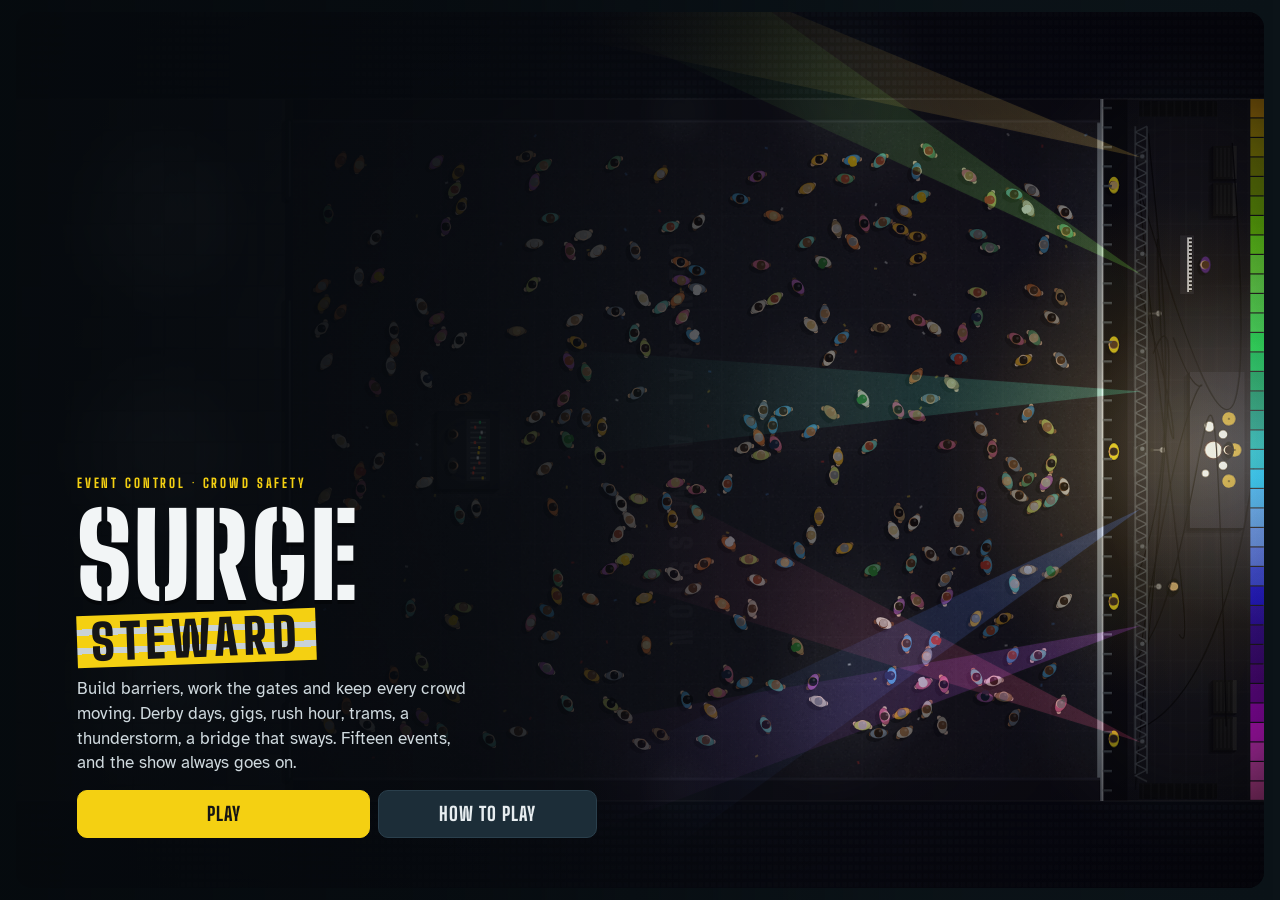
<file: index.html>
<!doctype html><html><head><meta charset=utf8><meta name=viewport content="width=device-width,initial-scale=1,viewport-fit=cover"><style>:root{color-scheme:light;box-sizing:border-box;padding-top:env(safe-area-inset-top,0px);padding-bottom:env(safe-area-inset-bottom,0px)}html{scroll-padding-top:env(safe-area-inset-top,0px)}body{margin:0;padding:0;font:14px -apple-system,BlinkMacSystemFont,sans-serif;background:#fff;color:#000}img{max-width:100%}[hidden]:not([hidden=until-found i]){display:none!important}</style></head><body>
<title>Surge Steward</title>
<meta name="claude:viewport-fit-sides" content="cover">
<link rel="preconnect" href="https://fonts.googleapis.com">
<link rel="preconnect" href="https://fonts.gstatic.com" crossorigin>
<link rel="stylesheet" href="https://fonts.googleapis.com/css2?family=Atkinson+Hyperlegible:wght@400;700&family=Big+Shoulders+Display:wght@600;800;900&family=Big+Shoulders+Stencil+Display:wght@800;900&display=swap">
<style>
/* Layout: one-screen game. Portrait: HUD strip, map, budget, tool rail stacked. Landscape/PC: control sidebar on the left, the map rotated to landscape filling the rest. Single dark "event control room" look with hi-vis steward yellow as the only accent. */
:root{
  --ink:#0B1318; --panel:#142029; --panel2:#1C2D38; --line:#2A3F4C; --text:#E7EDF0; --muted:#8FA5B1;
  --vis:#F4D012; --visInk:#151515; --tape:#C9D2D6; --danger:#FF4A2A; --warn:#FF9B1F; --ok:#36C687;
  --side:clamp(236px,21vw,320px);
  --display:"Big Shoulders Display","Arial Narrow",Impact,sans-serif;
  --stencil:"Big Shoulders Stencil Display","Big Shoulders Display","Arial Narrow",Impact,sans-serif;
  --body:"Atkinson Hyperlegible",system-ui,-apple-system,"Segoe UI",Roboto,sans-serif;
  color-scheme:dark;
}
[hidden]{display:none!important}
html{height:100%;box-sizing:border-box;background:var(--ink)}
*,*::before,*::after{box-sizing:inherit}
body{height:100%;margin:0;background:var(--ink);color:var(--text);font:15px/1.45 var(--body);overflow:hidden;overscroll-behavior:none;-webkit-user-select:none;user-select:none;-webkit-tap-highlight-color:transparent;-webkit-touch-callout:none}
button{font:inherit;color:inherit;cursor:pointer;-webkit-tap-highlight-color:transparent;touch-action:manipulation}
button:focus-visible{outline:2px solid var(--vis);outline-offset:2px}
@media (prefers-reduced-motion:reduce){*{animation-duration:.01ms!important;transition-duration:.01ms!important}}

#app{height:100%;max-width:640px;margin:0 auto;display:grid;grid-template-columns:minmax(0,1fr);grid-template-rows:auto minmax(0,1fr) auto auto;grid-template-areas:"hud" "stage" "budget" "tools";gap:6px;padding-block:6px;padding-left:max(16px,env(safe-area-inset-left,0px));padding-right:max(16px,env(safe-area-inset-right,0px))}
#hud{grid-area:hud} #side{grid-area:side;display:none} #stage{grid-area:stage} #budget{grid-area:budget} #tools{grid-area:tools}
#app[data-screen="title"] #hud,#app[data-screen="title"] #side,#app[data-screen="title"] #budget,#app[data-screen="title"] #tools,
#app[data-screen="levels"] #hud,#app[data-screen="levels"] #side,#app[data-screen="levels"] #budget,#app[data-screen="levels"] #tools,
#app[data-screen="cine"] #hud,#app[data-screen="cine"] #side,#app[data-screen="cine"] #budget,#app[data-screen="cine"] #tools{display:none!important}
#app[data-screen="title"] #stage,#app[data-screen="levels"] #stage,#app[data-screen="cine"] #stage{grid-column:1 / -1;grid-row:1 / -1}
#app[data-screen="title"] #zoomCtl,#app[data-screen="levels"] #zoomCtl,#app[data-screen="cine"] #zoomCtl,#app[data-screen="cine"] #note,#app[data-screen="cine"] #planHint,#app[data-screen="cine"] #toasts{display:none!important}

/* HUD */
#hud{display:grid;grid-template-columns:auto minmax(0,1fr) auto;column-gap:8px;row-gap:4px;align-items:center}
.icon-btn{width:40px;height:40px;border-radius:10px;border:1px solid var(--line);background:var(--panel);display:grid;place-items:center;flex:none;padding:0}
.icon-btn svg{width:20px;height:20px}
#menuBtn{grid-row:1 / span 2}
.hud-title{grid-column:2;grid-row:1;display:flex;gap:7px;align-items:baseline;font-family:var(--display);font-weight:800;font-size:17px;letter-spacing:.03em;text-transform:uppercase;white-space:nowrap;overflow:hidden;line-height:1.1;min-width:0}
.hud-title .num{color:var(--vis)}
.hud-title #hudName{overflow:hidden;text-overflow:ellipsis}
.admin-tag{align-self:center;font-size:10px;letter-spacing:.14em;padding:1px 6px 0;border-radius:4px;background:var(--vis);color:var(--visInk);font-weight:900}
.chips{grid-column:2 / span 2;grid-row:2;display:flex;gap:4px;flex-wrap:nowrap;overflow:hidden;min-width:0}
.chip{display:inline-flex;align-items:baseline;gap:3px;padding:0 6px;border-radius:6px;background:var(--panel);border:1px solid var(--line);font-family:var(--display);font-weight:800;font-size:15px;font-variant-numeric:tabular-nums;line-height:1.4;white-space:nowrap;min-width:0}
.chip small{font-family:var(--body);font-size:9.5px;font-weight:700;letter-spacing:.08em;color:var(--muted)}
.chip i{font-style:normal;color:var(--muted);font-weight:600}
.chip.bad b{color:var(--danger)}
.chip.dire{border-color:var(--danger);background:#3A120D}
.chip.flash{animation:chipflash .7s}
@keyframes chipflash{0%,100%{background:var(--panel)}30%{background:#5a1a12}}
#clock{grid-column:3;grid-row:1;font-family:var(--display);font-weight:900;font-size:24px;font-variant-numeric:tabular-nums;min-width:50px;text-align:right;line-height:1}
#clock.low{color:var(--warn)}

/* Side panel (landscape only) */
#side{flex-direction:column;gap:10px;min-height:0;overflow:hidden;padding:12px 14px;border-radius:12px;background:var(--panel);border:1px solid var(--line)}
.side-kind{font-family:var(--display);font-weight:800;font-size:12px;letter-spacing:.18em;text-transform:uppercase;color:var(--vis)}
#sideGoal{margin:0;font-size:14.5px;line-height:1.4;color:#D6E0E5}
.keys{margin-top:auto;display:none;grid-template-columns:auto 1fr;gap:4px 10px;font-size:12px;color:var(--muted);align-items:center}
.keys kbd{font:700 11px/1 var(--body);color:var(--text);background:var(--panel2);border:1px solid var(--line);border-bottom-width:2px;border-radius:5px;padding:3px 6px;text-align:center;white-space:nowrap}
@media (hover:hover) and (pointer:fine){.keys{display:grid}}

/* Stage */
#stage{position:relative;min-height:0;border-radius:12px;overflow:hidden;background:#06090C}
#cv{position:absolute;inset:0;width:100%;height:100%;touch-action:none;display:block}
#stage::after{content:"";position:absolute;inset:0;pointer-events:none;z-index:1;background:radial-gradient(ellipse at center,rgba(0,0,0,0) 58%,rgba(0,0,0,.38) 100%)}
#note,#toasts,#planHint,#pauseVeil,#zoomCtl{z-index:2}
/* Cinematics: letterbox bars, title card, radio chatter, event-cam caption */
.cine{position:absolute;inset:0;z-index:4;pointer-events:none;overflow:hidden}
.cine.intro{pointer-events:auto;cursor:pointer}
.cine .bar{position:absolute;left:0;right:0;height:0;background:#000;transition:height .5s cubic-bezier(.3,.7,.2,1)}
.cine .bar.top{top:0}.cine .bar.bot{bottom:0}
.cine.intro .bar{height:max(44px,10%)}.cine.ev .bar{height:max(26px,7%)}
#cTitle{position:absolute;left:0;right:0;top:50%;transform:translateY(-50%);display:flex;flex-direction:column;align-items:center;gap:2px;text-align:center;opacity:0;pointer-events:none;text-shadow:0 3px 18px rgba(0,0,0,.85)}
#cTitle.show{animation:ctitle 3.3s ease-out forwards}
@keyframes ctitle{0%{opacity:0;transform:translateY(-38%) scale(1.06)}14%{opacity:1;transform:translateY(-50%) scale(1)}78%{opacity:1;transform:translateY(-50%)}100%{opacity:0;transform:translateY(-58%)}}
#cNum{font-family:var(--display);font-weight:800;font-size:14px;letter-spacing:.3em;text-transform:uppercase;color:var(--vis)}
#cName{font-family:var(--stencil);font-weight:900;font-size:clamp(46px,14vw,104px);line-height:.9;letter-spacing:.03em;text-transform:uppercase;color:#F4F6F7;padding:0 16px}
#cKind{font-family:var(--display);font-weight:800;font-size:15px;letter-spacing:.22em;text-transform:uppercase;color:#C9D5DB;padding:3px 12px;border-top:2px solid var(--vis);margin-top:6px}
#cSub{position:absolute;left:50%;bottom:calc(max(44px,10%) + 12px);transform:translateX(-50%);width:min(620px,calc(100% - 32px));display:flex;flex-direction:column;gap:2px;padding:9px 14px 10px;border-radius:10px;background:rgba(6,10,14,.82);border:1px solid rgba(255,255,255,.08);border-left:3px solid var(--vis);pointer-events:none}
#cSub.in{animation:csub .35s ease-out}
@keyframes csub{from{opacity:0;transform:translate(-50%,8px)}to{opacity:1;transform:translateX(-50%)}}
#cWho{font-family:var(--display);font-weight:900;font-size:12.5px;letter-spacing:.2em;color:var(--vis)}
#cLine{font-size:16px;line-height:1.38;color:#EEF3F5;min-height:1.38em}
#cSkip{position:absolute;right:max(10px,env(safe-area-inset-right,0px));top:calc(max(44px,10%) + 10px);height:34px;padding:0 14px;border-radius:999px;border:1px solid rgba(255,255,255,.25);background:rgba(6,10,14,.7);font-family:var(--display);font-weight:800;font-size:14px;letter-spacing:.12em;text-transform:uppercase;pointer-events:auto;display:none}
.cine.intro #cSkip{display:block}
#cHint{position:absolute;left:0;right:0;bottom:calc(max(44px,10%)/2 - 8px);text-align:center;font-size:11.5px;letter-spacing:.1em;text-transform:uppercase;color:rgba(255,255,255,.42);display:none}
.cine.intro #cHint{display:block}
#cCap{position:absolute;left:10px;top:calc(max(26px,7%) + 8px);display:none;align-items:center;gap:8px;font-family:var(--display);font-weight:900;letter-spacing:.12em;text-transform:uppercase}
.cine.ev #cCap{display:flex;animation:csub .3s ease-out}
#cCap .rec{width:9px;height:9px;border-radius:50%;background:var(--danger);animation:blink .8s steps(2) infinite}
@keyframes blink{50%{opacity:.2}}
#cLabel{font-size:20px;color:#fff;padding:2px 10px 0;background:var(--danger);border-radius:5px;text-shadow:none}
#cTime{font-size:15px;color:#E7EDF0;font-variant-numeric:tabular-nums}
#stage[data-cine="ev"] #toasts{top:auto;bottom:calc(max(26px,7%) + 10px)}
#stage[data-cine="ev"] #note,#stage[data-cine="ev"] #zoomCtl,#stage[data-cine="ev"] #pauseVeil{opacity:0;transition:opacity .2s}
#cCap .slow{font-size:11px;color:var(--visInk);background:var(--vis);padding:2px 7px 1px;border-radius:4px}
#cv.pan{cursor:grabbing}#cv.hand{cursor:pointer}#cv.build{cursor:crosshair}
#note{position:absolute;left:8px;top:8px;display:flex;align-items:center;gap:7px;padding:4px 9px;border-radius:8px;background:rgba(8,14,19,.84);border:1px solid var(--line);font-family:var(--display);font-weight:800;font-size:15px;letter-spacing:.04em;text-transform:uppercase;font-variant-numeric:tabular-nums;pointer-events:none;max-width:calc(100% - 60px)}
#note.hot{border-color:var(--danger);color:#FFD6CC}
#note .meter{width:84px;height:8px;border-radius:4px;background:var(--panel2);position:relative;overflow:hidden}
#note .meter i{position:absolute;top:0;bottom:0;left:50%;width:0;background:var(--warn)}
#note .meter::after{content:"";position:absolute;left:50%;top:-2px;bottom:-2px;width:1px;background:var(--text);opacity:.5}
#toasts{position:absolute;left:8px;right:8px;top:46px;display:flex;flex-direction:column;align-items:center;gap:5px;pointer-events:none}
.toast{max-width:100%;padding:6px 12px;border-radius:999px;background:rgba(10,18,24,.92);border:1px solid var(--line);font-size:13px;font-weight:700;animation:toastin .25s ease-out;text-align:center}
.toast.bad{border-color:var(--danger);color:#FFD9D0}
.toast.warn{border-color:var(--warn);color:#FFE7C7}
.toast.info{border-color:var(--vis);color:#FFF6C2}
.toast.out{opacity:0;transition:opacity .4s}
@keyframes toastin{from{transform:translateY(-6px);opacity:0}to{transform:none;opacity:1}}
#planHint{position:absolute;left:50%;top:10px;transform:translateX(-50%);padding:5px 12px;border-radius:999px;background:rgba(8,14,19,.86);border:1px solid var(--line);font-size:12.5px;color:var(--muted);white-space:nowrap;pointer-events:none}
#pauseVeil{position:absolute;inset:0;display:grid;place-items:center;background:rgba(6,10,14,.35);pointer-events:none;font-family:var(--stencil);font-weight:900;font-size:44px;letter-spacing:.08em;color:rgba(255,255,255,.85)}
#zoomCtl{position:absolute;right:max(8px,env(safe-area-inset-right,0px));bottom:8px;display:flex;flex-direction:column;gap:4px}
#zoomCtl button{width:34px;height:34px;border-radius:9px;border:1px solid var(--line);background:rgba(10,18,24,.82);display:grid;place-items:center;padding:0;font-family:var(--display);font-weight:900;font-size:19px;line-height:1}
#zoomCtl #zFit{font-size:11px;letter-spacing:.06em}

/* Budget + tools */
#budget{display:flex;align-items:center;gap:8px;font-size:12px;color:var(--muted);font-weight:700;letter-spacing:.04em}
#budget .bar{flex:1;height:7px;border-radius:4px;background:var(--panel2);overflow:hidden}
#budget .fill{height:100%;width:100%;background:repeating-linear-gradient(135deg,var(--vis) 0 6px,#2a2a2a 6px 9px);transition:width .2s}
#budget b{font-family:var(--display);font-size:15px;color:var(--text);font-variant-numeric:tabular-nums;white-space:nowrap}
#budget.admin b{color:var(--vis)}
#tools{display:grid;grid-template-columns:repeat(4,1fr) 6px repeat(3,1fr);gap:5px}
.tool{height:54px;border-radius:10px;border:1px solid var(--line);background:var(--panel);display:flex;flex-direction:column;align-items:center;justify-content:center;gap:2px;font-size:10px;font-weight:700;letter-spacing:.06em;text-transform:uppercase;color:var(--muted);padding:0;min-width:0}
.tool svg{width:22px;height:22px;flex:none}
.tool.on{background:var(--vis);color:var(--visInk);border-color:var(--vis)}
.tool:disabled{opacity:.4}
.tool.go{background:var(--panel2);color:var(--text)}
.tool.start{grid-column:6 / span 3;flex-direction:row;gap:8px;background:var(--vis);color:var(--visInk);border-color:var(--vis);font-family:var(--display);font-weight:900;font-size:17px;letter-spacing:.04em;line-height:1.05;padding:0 10px;text-align:left;box-shadow:0 4px 0 #8C7600}
.tool.start:active{transform:translateY(2px);box-shadow:0 2px 0 #8C7600}
.tool.start svg{width:18px;height:18px}
.gap{width:6px}

/* Landscape / PC */
@media (min-aspect-ratio:5/4) and (min-width:600px){
  #app{max-width:none;grid-template-columns:var(--side) minmax(0,1fr);grid-template-rows:auto minmax(0,1fr) auto auto;grid-template-areas:"hud stage" "side stage" "budget stage" "tools stage";column-gap:14px;row-gap:10px;padding-block:12px}
  #side{display:flex}
  #menuBtn{grid-row:1}
  .chips{grid-column:1 / -1;flex-wrap:wrap}
  .chip{font-size:16px;padding:1px 7px}
  #clock{font-size:28px}
  .hud-title{font-size:19px}
  #tools{grid-template-columns:repeat(4,1fr)}
  .gap{display:none}
  .tool{height:56px}
  .tool.start{grid-column:1 / -1}
  #stage{border-radius:16px}
}
@media (min-aspect-ratio:5/4) and (max-height:520px){
  #app{row-gap:6px;padding-block:6px}
  #side{display:none!important}
  #app{grid-template-areas:"hud stage" "side stage" "budget stage" "tools stage";grid-template-rows:auto minmax(0,1fr) auto auto}
  .tool{height:42px}.tool svg{width:18px;height:18px}
  .icon-btn{width:34px;height:34px}
  .chip{font-size:14px}
}

/* Overlays & cards */
.overlay{position:fixed;inset:0;z-index:20;display:flex;align-items:center;justify-content:center;background:rgba(6,10,14,.66);padding-top:max(16px,env(safe-area-inset-top,0px));padding-bottom:max(16px,env(safe-area-inset-bottom,0px));padding-left:max(16px,env(safe-area-inset-left,0px));padding-right:max(16px,env(safe-area-inset-right,0px))}
.card{width:min(460px,100%);max-height:100%;overflow:auto;background:var(--panel);border:1px solid var(--line);border-radius:14px;box-shadow:0 20px 60px rgba(0,0,0,.5)}
.card-head{background:var(--vis);color:var(--visInk);padding:9px 16px 8px;display:flex;justify-content:space-between;align-items:baseline;gap:10px;font-family:var(--display);font-weight:900;font-size:14px;letter-spacing:.14em;text-transform:uppercase}
.card-body{padding:16px 18px 18px;display:flex;flex-direction:column;gap:12px}
.card h2{margin:0;font-family:var(--display);font-weight:900;font-size:40px;line-height:.95;letter-spacing:.01em;text-transform:uppercase;text-wrap:balance}
.card p{margin:0;color:#C9D5DB;max-width:62ch}
.obj{list-style:none;margin:0;padding:0;display:flex;flex-direction:column;gap:6px}
.obj li{display:flex;gap:9px;align-items:flex-start;font-size:14.5px}
.obj li::before{content:"";flex:none;width:9px;height:9px;margin-top:6px;border:2px solid var(--vis);border-radius:2px}
.obj li.no::before{border-color:var(--danger);border-radius:50%}
.obj li.s1::before,.obj li.s2::before,.obj li.s3::before{border:0;width:auto;height:auto;margin-top:0;color:var(--vis);font-size:12px;letter-spacing:-1px;line-height:1.75;min-width:34px}
.obj li.s3::before{content:"\2605\2605\2605"}.obj li.s2::before{content:"\2605\2605\2606"}.obj li.s1::before{content:"\2605\2606\2606"}
.obj li.s1,.obj li.s2,.obj li.s3{font-size:13.5px;color:#C9D5DB}
#side .obj li{font-size:13.5px}
.tip{display:flex;flex-direction:column;gap:3px;padding:10px 12px;border-radius:10px;background:var(--panel2);font-size:14px;color:#D7E1E6}
.tip b{font-family:var(--display);font-size:12px;letter-spacing:.14em;color:var(--vis)}
.btns{display:flex;gap:8px;flex-wrap:wrap}
.btn{flex:1;min-width:120px;height:48px;white-space:nowrap;border-radius:10px;border:1px solid var(--line);background:var(--panel2);font-family:var(--display);font-weight:800;font-size:clamp(16px,4.6vw,19px);letter-spacing:.05em;text-transform:uppercase;padding:0 14px}
.btn.vis{background:var(--vis);border-color:var(--vis);color:var(--visInk);flex:1.4}
.stars{display:flex;gap:6px}
.stars svg{width:34px;height:34px}
.stats{display:grid;grid-template-columns:repeat(3,1fr);gap:6px}
.stat{padding:8px 10px;border-radius:9px;background:var(--panel2);display:flex;flex-direction:column;min-width:0}
.stat b{font-family:var(--display);font-weight:900;font-size:24px;font-variant-numeric:tabular-nums;line-height:1}
.stat small{font-size:10.5px;letter-spacing:.08em;text-transform:uppercase;color:var(--muted);font-weight:700}
.verdict-bad h2{color:var(--danger)}
.how{display:grid;grid-template-columns:28px 1fr;gap:10px;align-items:start;font-size:14.5px}
.how svg{width:26px;height:26px}
.mini-row{display:flex;gap:10px;align-items:center;justify-content:space-between;font-size:14px}
.mini-row span{display:flex;flex-direction:column}
.mini-row small{font-size:12px;color:var(--muted)}
.switch{min-width:74px;height:34px;border-radius:999px;border:1px solid var(--line);background:var(--panel2);font-weight:700;font-size:13px;flex:none}
.switch.on{background:var(--vis);color:var(--visInk);border-color:var(--vis)}
.admin-note{font-size:13px;color:var(--vis)!important}
/* Shop, cash */
.shop{display:grid;grid-template-columns:auto 1fr 1fr;gap:6px;align-items:stretch}
.shop .cash{display:flex;flex-direction:column;justify-content:center;padding:0 10px 0 2px}
.shop .cash small{font-size:10.5px;letter-spacing:.1em;text-transform:uppercase;color:var(--muted);font-weight:700}
.shop .cash b{font-family:var(--display);font-weight:900;font-size:21px;color:#9BE3B8;font-variant-numeric:tabular-nums;line-height:1}
.sbtn{border-radius:9px;border:1px solid var(--line);background:var(--panel2);padding:6px 8px;font-size:12.5px;font-weight:700;line-height:1.2;display:flex;flex-direction:column;align-items:flex-start;gap:1px;text-align:left}
.sbtn small{font-family:var(--display);font-size:14px;font-weight:800;color:#9BE3B8}
.sbtn:disabled{opacity:.42}
.bribe-tag{font-size:12.5px;font-weight:700;color:#FFB3A3;background:#3A120D;border:1px solid var(--danger);border-radius:8px;padding:6px 10px}
.cash-chip{font-family:var(--display);font-weight:900;font-size:17px;color:#9BE3B8;padding:3px 10px 1px;border:1px solid var(--line);border-radius:999px;background:var(--panel2);font-variant-numeric:tabular-nums}
.cash-line{font-size:13.5px;font-weight:700;color:#9BE3B8!important}
.stats{grid-template-columns:repeat(3,1fr)}
/* Incoming call */
#cardCall{background:rgba(20,2,2,.8)}
.callcard{border-color:#5A1A14;background:#140C0C;animation:ring .5s ease-out}
@keyframes ring{0%{transform:translateX(-6px)}20%{transform:translateX(6px)}40%{transform:translateX(-4px)}60%{transform:translateX(4px)}100%{transform:none}}
.call-head{background:#B3231A;color:#FFE9E4}
.caller{display:flex;gap:12px;align-items:center}
.caller svg{width:58px;height:58px;flex:none;border-radius:12px;background:#0A0606;border:1px solid #3A1410}
.caller b{display:block;font-family:var(--stencil);font-weight:900;font-size:26px;letter-spacing:.04em;color:#F1E6E4;line-height:1}
.caller small{font-size:12px;color:#B58E88;letter-spacing:.06em}
.call-lines{display:flex;flex-direction:column;gap:7px;min-height:150px}
.call-lines p{font-family:ui-monospace,Menlo,Consolas,monospace;font-size:13.5px;line-height:1.45;color:#F0D6D0!important;animation:csub .3s ease-out}
.call-lines p.deal{color:#FF7A66!important;font-weight:700}
.offer{display:flex;align-items:baseline;justify-content:space-between;padding:10px 12px;border-radius:10px;background:#21110F;border:1px dashed #6A2A22}
.offer small{font-size:11px;letter-spacing:.14em;text-transform:uppercase;color:#B58E88;font-weight:700}
.offer b{font-family:var(--display);font-weight:900;font-size:30px;color:#9BE3B8;font-variant-numeric:tabular-nums}
.btn.danger{background:#B3231A;border-color:#D8392C;color:#fff;flex:1.4}
.call-note{font-size:12px!important;color:#9C7A75!important}

/* Title */
#scrTitle{background:linear-gradient(180deg,rgba(6,10,14,.15) 0%,rgba(6,10,14,.7) 55%,rgba(6,10,14,.95) 100%);align-items:flex-end}
.title-wrap{width:min(460px,100%);display:flex;flex-direction:column;gap:14px;padding-bottom:8px}
.kicker{font-family:var(--display);font-weight:800;font-size:13px;letter-spacing:.22em;text-transform:uppercase;color:var(--vis)}
.title-wrap h1{margin:0;display:flex;flex-direction:column;line-height:.86}
.t1{font-family:var(--stencil);font-weight:900;font-size:clamp(78px,24vw,124px);letter-spacing:.02em;color:#F2F5F6;text-shadow:0 4px 0 rgba(0,0,0,.35)}
.t2{align-self:flex-start;font-family:var(--display);font-weight:900;font-size:clamp(34px,10.5vw,54px);letter-spacing:.12em;color:var(--visInk);padding:6px 14px 4px;background:linear-gradient(180deg,var(--vis) 0 26%,var(--tape) 26% 38%,var(--vis) 38% 62%,var(--tape) 62% 74%,var(--vis) 74% 100%);transform:rotate(-2deg);margin-top:6px}
.tagline{margin:0;font-size:16px;color:#CFD9DE;max-width:36ch}
@media (min-aspect-ratio:5/4) and (min-width:600px){
  #scrTitle{justify-content:flex-start;align-items:flex-end;padding-left:max(6vw,16px);padding-bottom:max(6vh,16px);background:linear-gradient(90deg,rgba(6,10,14,.94) 0%,rgba(6,10,14,.72) 38%,rgba(6,10,14,.1) 70%,rgba(6,10,14,0) 100%)}
  .title-wrap{width:min(520px,46vw)}
  .t1{font-size:clamp(84px,9vw,150px)}
  .t2{font-size:clamp(36px,3.8vw,62px)}
  .tagline{font-size:17px}
}

/* Levels */
.sheet{width:min(560px,100%);max-height:100%;display:flex;flex-direction:column;gap:12px;background:var(--panel);border:1px solid var(--line);border-radius:14px;padding:14px;overflow:hidden}
.sheet-top{display:flex;align-items:center;gap:10px;flex-wrap:wrap}
.sheet-top h2{margin:0;flex:1;font-family:var(--display);font-weight:900;font-size:30px;text-transform:uppercase;letter-spacing:.03em;white-space:nowrap}
.unlock{font-size:12px;color:var(--muted);background:none;border:0;text-decoration:underline;padding:6px}
.lvgrid{display:grid;grid-template-columns:repeat(2,minmax(0,1fr));gap:8px;overflow:auto;padding-bottom:2px}
.lv{position:relative;overflow:hidden;text-align:left;display:flex;flex-direction:column;justify-content:flex-end;gap:2px;padding:10px 12px;border-radius:11px;border:1px solid var(--line);background:var(--panel2);min-height:104px;isolation:isolate}
.lv canvas{position:absolute;inset:0;width:100%;height:100%;object-fit:cover;z-index:-2;opacity:.75;transition:transform .3s,opacity .3s}
.lv::after{content:"";position:absolute;inset:0;z-index:-1;background:linear-gradient(180deg,rgba(10,16,22,.1) 0%,rgba(10,16,22,.55) 50%,rgba(10,16,22,.92) 100%)}
.lv:hover canvas{transform:scale(1.04);opacity:.95}
.lv .n{font-family:var(--stencil);font-weight:900;font-size:28px;line-height:.9;color:var(--vis);text-shadow:0 2px 6px rgba(0,0,0,.6)}
.lv .nm{font-family:var(--display);font-weight:800;font-size:19px;text-transform:uppercase;line-height:1.05;letter-spacing:.02em;text-shadow:0 2px 6px rgba(0,0,0,.7)}
.lv .k{font-size:11px;letter-spacing:.08em;text-transform:uppercase;color:#B8C8D0;font-weight:700}
.lv .st{position:absolute;right:10px;top:10px;display:flex;gap:2px}
.lv .st svg{width:14px;height:14px}
.lv.locked{opacity:.5}
.lv.locked .n{color:var(--muted)}
@media (min-width:900px) and (min-aspect-ratio:5/4){
  .sheet{width:min(1180px,100%);padding:18px}
  .lvgrid{grid-template-columns:repeat(5,minmax(0,1fr));gap:12px}
  .lv{min-height:clamp(140px,22vh,210px)}
  .lv .nm{font-size:21px}
}
</style>

<div id="app" data-screen="title">
  <header id="hud">
    <button class="icon-btn" id="menuBtn" aria-label="Menu" title="Menu (Esc)"><svg viewBox="0 0 24 24" fill="none" stroke="currentColor" stroke-width="2.4" stroke-linecap="round"><path d="M4 7h16M4 12h16M4 17h16"/></svg></button>
    <div class="hud-title"><span class="num" id="hudNum">01</span><span id="hudName">County Show</span></div>
    <div id="clock">0:00</div>
    <div class="chips" id="chips"></div>
  </header>
  <aside id="side">
    <div class="side-kind" id="sideKind">Festival</div>
    <p id="sideGoal"></p>
    <ul class="obj" id="sideObj"></ul>
    <div class="keys">
      <kbd>Space</kbd><span>Start / pause</span>
      <kbd>F · G · R</kbd><span>Fence, gate, remove</span>
      <kbd>Z</kbd><span>Undo</span>
      <kbd>C</kbd><span>Crush view</span>
      <kbd>Tab</kbd><span>Game speed</span>
      <kbd>Wheel</kbd><span>Zoom</span>
      <kbd>Right drag</kbd><span>Pan the map</span>
    </div>
  </aside>
  <div id="stage">
    <canvas id="cv"></canvas>
    <div id="note" hidden></div>
    <div id="toasts"></div>
    <div id="planHint" hidden>Drag on the map to build a barrier</div>
    <div id="pauseVeil" hidden>PAUSED</div>
    <div id="cine" class="cine" hidden>
      <div class="bar top"></div><div class="bar bot"></div>
      <div id="cTitle"><span id="cNum">Level 01</span><b id="cName">County Show</b><span id="cKind">Festival</span></div>
      <div id="cSub" hidden><b id="cWho">CONTROL</b><span id="cLine"></span></div>
      <div id="cCap"><span class="rec"></span><b id="cLabel">FIRST DEATH</b><span id="cTime">0:00</span><span class="slow">Slow-mo</span></div>
      <button id="cSkip" aria-label="Skip intro">Skip ▸▸</button>
      <div id="cHint">Tap to continue</div>
    </div>
    <div id="zoomCtl">
      <button id="zIn" aria-label="Zoom in" title="Zoom in (+)">+</button>
      <button id="zOut" aria-label="Zoom out" title="Zoom out (−)">−</button>
      <button id="zFit" aria-label="Fit map to screen" title="Fit map (0)" hidden>FIT</button>
    </div>
  </div>
  <div id="budget"><span>BARRIERS</span><span class="admin-tag" id="adminTag" hidden>ADMIN</span><div class="bar"><div class="fill" id="budgetFill"></div></div><b id="budgetTxt">0 m</b></div>
  <nav id="tools">
    <button class="tool on" data-tool="fence" id="tFence" title="Fence (F)"><svg viewBox="0 0 24 24" fill="none" stroke="currentColor" stroke-width="2" stroke-linecap="round"><path d="M4 5v15M20 5v15M4 9h16M4 15h16"/><path d="M8 9v6M12 9v6M16 9v6" stroke-width="1.4"/></svg>Fence</button>
    <button class="tool" data-tool="gate" id="tGate" title="Gate (G)"><svg viewBox="0 0 24 24" fill="none" stroke="currentColor" stroke-width="2" stroke-linecap="round"><path d="M3 4v16M21 4v16"/><path d="M3 8l8 2v8l-8-2M21 8l-8 2v8l8-2" stroke-width="1.6"/></svg>Gate</button>
    <button class="tool" data-tool="erase" id="tErase" title="Remove (R)"><svg viewBox="0 0 24 24" fill="none" stroke="currentColor" stroke-width="2" stroke-linecap="round" stroke-linejoin="round"><path d="M15 4l5 5-9.5 9.5H6L3.5 16z"/><path d="M10 9l5 5M12 19h8"/></svg>Remove</button>
    <button class="tool" id="tUndo" title="Undo (Z)"><svg viewBox="0 0 24 24" fill="none" stroke="currentColor" stroke-width="2" stroke-linecap="round" stroke-linejoin="round"><path d="M9 7L4 12l5 5"/><path d="M4 12h10a6 6 0 010 12h-2" transform="translate(0 -6)"/></svg>Undo</button>
    <span class="gap"></span>
    <button class="tool" id="tHeat" title="Crush view (C)"><svg viewBox="0 0 24 24" fill="none" stroke="currentColor" stroke-width="2" stroke-linecap="round"><circle cx="12" cy="12" r="3"/><circle cx="12" cy="12" r="6.5" stroke-width="1.5" stroke-dasharray="2 2.5"/><circle cx="12" cy="12" r="10" stroke-width="1.2" stroke-dasharray="1.5 3"/></svg>Crush</button>
    <button class="tool" id="tSpeed" title="Game speed (Tab)"><svg viewBox="0 0 24 24" fill="currentColor"><path d="M3 6l8 6-8 6zM12 6l8 6-8 6z"/></svg><span id="speedLbl">1×</span></button>
    <button class="tool go" id="tPlay" title="Pause (Space)"><svg id="playIco" viewBox="0 0 24 24" fill="currentColor"><path d="M6 5h4v14H6zM14 5h4v14h-4z"/></svg><span id="playLbl">Pause</span></button>
    <button class="tool start" id="tStart" title="Start (Space)" hidden><svg viewBox="0 0 24 24" fill="currentColor"><path d="M7 4.5v15l12.5-7.5z"/></svg><span id="startLbl">Start</span></button>
  </nav>
</div>

<div class="overlay" id="scrTitle">
  <div class="title-wrap">
    <div class="kicker">Event control · crowd safety</div>
    <h1><span class="t1">SURGE</span><span class="t2">STEWARD</span></h1>
    <p class="tagline">Build barriers, work the gates and keep every crowd moving. Derby days, gigs, rush hour, trams, a thunderstorm, a bridge that sways. Fifteen events, and the show always goes on.</p>
    <div class="btns"><button class="btn vis" id="playBtn">Play</button><button class="btn" id="howBtn">How to play</button></div>
  </div>
</div>

<div class="overlay" id="scrLevels" hidden>
  <div class="sheet">
    <div class="sheet-top"><button class="icon-btn" id="lvBack" aria-label="Back"><svg viewBox="0 0 24 24" fill="none" stroke="currentColor" stroke-width="2.4" stroke-linecap="round" stroke-linejoin="round"><path d="M15 5l-7 7 7 7"/></svg></button><h2>Event calendar</h2><span class="cash-chip" id="lvCash">$0</span><button class="switch" id="lvAdmin" title="Unlimited barriers, every gate unlocked, all events open">Admin: Off</button><button class="unlock" id="unlockAll">Unlock all</button></div>
    <div class="lvgrid" id="lvgrid"></div>
  </div>
</div>

<div class="overlay" id="cardBrief" hidden>
  <div class="card">
    <div class="card-head"><span id="bEyebrow">Briefing · Level 01</span><span id="bKind">Festival</span></div>
    <div class="card-body">
      <h2 id="bTitle">County Show</h2>
      <p id="bText"></p>
      <ul class="obj" id="bObj"></ul>
      <div class="bribe-tag" id="bBribeTag" hidden>You took the Hollow Hand’s money. Their bomber is coming tonight.</div>
      <div class="shop"><div class="cash"><small>Your cash</small><b id="bCash">$0</b></div><button class="sbtn" id="buyFence">+10 m of barriers<small>$4,000</small></button><button class="sbtn" id="buyAmb">Ambulance on standby<small>$3,000</small></button></div>
      <div class="tip"><b>STEWARD TIP</b><span id="bTip"></span></div>
      <div class="btns"><button class="btn" id="bBack">Events</button><button class="btn vis" id="bGo">Plan the site</button></div>
    </div>
  </div>
</div>

<div class="overlay" id="cardPause" hidden>
  <div class="card">
    <div class="card-head"><span>Control room</span><span id="pLevel">Level 01</span></div>
    <div class="card-body">
      <div class="btns"><button class="btn vis" id="pResume">Resume</button></div>
      <div class="btns"><button class="btn" id="pRestart">Restart</button><button class="btn" id="pLevels">Events</button></div>
      <div class="mini-row"><span><b>Admin mode</b><small>Unlimited barriers, every gate unlocked, all events open</small></span><button class="switch" id="pAdmin">Off</button></div>
      <div class="btns"><button class="btn" id="pClear">Clear my barriers</button></div>
      <div class="mini-row"><span>Sound</span><button class="switch on" id="pSound">On</button></div>
      <div class="mini-row"><span>Vibration on casualties</span><button class="switch on" id="pVib">On</button></div>
      <div class="mini-row"><span><b>Blood</b><small>Pools, spatter and bloody footprints</small></span><button class="switch on" id="pBlood">On</button></div>
      <div class="mini-row"><span><b>Event cams</b><small>Slow-motion zoom on deaths, collapses and big moments</small></span><button class="switch on" id="pCams">On</button></div>
      <div class="mini-row"><span><b>Bribe offers</b><small>Calls from the Hollow Hand before each event</small></span><button class="switch on" id="pBribe">On</button></div>
      <div class="mini-row"><span><b>Intro cutscenes</b><small>Play when you start a new event</small></span><button class="switch on" id="pCine">On</button></div>
      <div class="btns"><button class="btn" id="pIntro">Replay intro</button><button class="btn" id="pHow">How to play</button></div>
    </div>
  </div>
</div>

<div class="overlay" id="cardHow" hidden>
  <div class="card">
    <div class="card-head"><span>How to steward</span><span>Read me</span></div>
    <div class="card-body">
      <div class="how">
        <svg viewBox="0 0 24 24" fill="none" stroke="#F4D012" stroke-width="2" stroke-linecap="round"><path d="M4 5v15M20 5v15M4 9h16M4 15h16"/></svg><span><b>Drag</b> with the Fence tool to build a barrier. It snaps to walls and other barriers. Barriers cost budget, unless Admin mode is on.</span>
        <svg viewBox="0 0 24 24" fill="none" stroke="#F4D012" stroke-width="2" stroke-linecap="round"><path d="M3 4v16M21 4v16M3 8l8 2v8l-8-2M21 8l-8 2v8l8-2"/></svg><span><b>Tap any gate</b> to open or close it, even mid-event. Green lamps mean open, red means closed. The Gate tool builds new ones.</span>
        <svg viewBox="0 0 24 24" fill="none" stroke="#FF4A2A" stroke-width="2"><circle cx="12" cy="12" r="5"/><circle cx="12" cy="12" r="9" stroke-dasharray="2 2"/></svg><span><b>Red rings</b> mean someone is being crushed. Pressure travels through bodies: the people at the front carry the push of everyone behind them. Tap <b>Crush</b> to see where it builds.</span>
        <svg viewBox="0 0 24 24" fill="none" stroke="#FF9B1F" stroke-width="2" stroke-linecap="round"><path d="M5 18l5-3 3 2 6-4M12 6l-1 6"/><circle cx="12" cy="4.5" r="1.8"/></svg><span><b>People who fall</b> get trampled unless the crowd around them eases off. Overloaded barriers snap. <b>Deaths never stop the event</b>, it runs to the end, but every death costs you stars.</span>
        <svg viewBox="0 0 24 24" fill="none" stroke="#3A78DE" stroke-width="2"><circle cx="8" cy="12" r="4"/><circle cx="16" cy="12" r="4" stroke="#E0443A"/></svg><span><b>Rival fans</b> fight when they touch. Keep them apart with barriers, gates or timing.</span>
        <svg viewBox="0 0 24 24" fill="none" stroke="#F4D012" stroke-width="2" stroke-linecap="round"><circle cx="11" cy="11" r="6"/><path d="M15.5 15.5L20 20M11 8v6M8 11h6"/></svg><svg viewBox="0 0 24 24" fill="none" stroke="#36C687" stroke-width="2" stroke-linecap="round"><rect x="2" y="7" width="14" height="10" rx="1.5"/><path d="M16 10h3l3 3v4h-6M9 9v6M6 12h6"/><circle cx="7" cy="18" r="1.6"/><circle cx="18" cy="18" r="1.6"/></svg><span><b>Ambulances and police</b> come for the injured and the dead. Their crews carry people out on stretchers, but they can be crushed and trampled like anyone else.</span>
        <svg viewBox="0 0 24 24" fill="none" stroke="#FF4A2A" stroke-width="2" stroke-linecap="round"><rect x="6" y="9" width="12" height="10" rx="2"/><path d="M9 9V6h6v3M12 13v2"/></svg><span><b>The Hollow Hand</b> calls before every event and offers money. Take it and their bomber walks into your crowd. The money is yours, but the police investigate.</span>
        <svg viewBox="0 0 24 24" fill="none" stroke="#F4D012" stroke-width="2" stroke-linecap="round"><circle cx="11" cy="11" r="6"/><path d="M15.5 15.5L20 20M11 8v6M8 11h6"/></svg><span><b>Zoom</b> with the mouse wheel or two fingers. Pan with a right-drag or two fingers.</span>
      </div>
      <div class="btns"><button class="btn vis" id="howOk">Got it</button></div>
    </div>
  </div>
</div>

<div class="overlay" id="cardCall" hidden>
  <div class="card callcard">
    <div class="card-head call-head"><span>Incoming call</span><span>Number withheld</span></div>
    <div class="card-body">
      <div class="caller"><svg viewBox="0 0 64 64" aria-hidden="true"><path d="M32 6c-14 0-22 11-22 24 0 9 2 18 4 28h36c2-10 4-19 4-28C54 17 46 6 32 6z" fill="#231A18"/><ellipse cx="32" cy="32" rx="12" ry="15" fill="#D9D2C8"/><path d="M23 28l7 3-1 3-7-3zM41 28l-7 3 1 3 7-3z" fill="#120C0B"/><path d="M27 42c3 2 7 2 10 0" stroke="#7A6E66" stroke-width="1.6" fill="none" stroke-linecap="round"/></svg><div><b>THE HOLLOW HAND</b><small>Voice disguised · line encrypted</small></div></div>
      <div class="call-lines" id="callLines"></div>
      <div class="offer"><small>Their offer</small><b id="callAmt">$10,000</b></div>
      <div class="btns"><button class="btn" id="callNo">Hang up</button><button class="btn danger" id="callYes">Take it</button></div>
      <p class="call-note">Take it and a bomber walks into tonight’s crowd. The police will investigate where the money went.</p>
    </div>
  </div>
</div>

<div class="overlay" id="cardResult" hidden>
  <div class="card">
    <div class="card-head"><span id="rEyebrow">Event report</span><span id="rLevel">Level 01</span></div>
    <div class="card-body" id="rBody">
      <h2 id="rTitle">Event safe</h2>
      <div class="stars" id="rStars"></div>
      <p id="rMsg"></p>
      <p class="admin-note" id="rAdmin" hidden>Admin mode was on, so stars are not recorded.</p>
      <p class="cash-line" id="rCash"></p>
      <div class="stats" id="rStats"></div>
      <div class="btns"><button class="btn" id="rRetry">Retry</button><button class="btn vis" id="rNext">Next event</button></div>
      <div class="btns"><button class="btn" id="rLevels">Events</button></div>
    </div>
  </div>
</div>

<script>
(function(){
'use strict';
/* =================== CONSTANTS =================== */
const W=360,H=640;
const R=4.6, D2=R*2, CL=D2+2.6;          // body radius, contact distance, clash reach
const TH=1.7;                             // barrier half thickness
const V0=34, TAU=0.5, F0=V0/TAU;          // walking speed, reaction time, one person's push
const KS=520, KW=700, KC=7, CDMP=14;      // contact stiffness, wall stiffness, stiffening, damping
const SUB=4, DT=1/60, SDT=DT/SUB;
const PFALL=7.0, PCRUSH=9.0, DMG=0.07, FALLR=0.05, TRAMP=0.04;
const FENCE_T=1.55, GLASS_T=0.95;
const IMP=0.01, IMPMAX=0.6, CLASH_RATE=1.4;
const FC=8, FW=W/FC, FH=H/FC, FN=FW*FH;   // flow-field grid 45x80
const AC=12, AW=Math.ceil(W/AC), AH=Math.ceil(H/AC);
const SC=24, SW=Math.ceil(W/SC), SH=Math.ceil(H/SC);
const MAXA=900, INF=1e9;
const GATE_COST=30, M_PER=10;             // 10 world units = 1 metre on screen

/* =================== HELPERS =================== */
const rr=(a,b)=>a+Math.random()*(b-a);
const clamp=(v,a,b)=>v<a?a:v>b?b:v;
const pick=a=>a[(Math.random()*a.length)|0];
function shuffle(a){for(let i=a.length-1;i>0;i--){const j=(Math.random()*(i+1))|0;[a[i],a[j]]=[a[j],a[i]];}return a}
function angLerp(a,b,t){let d=b-a;while(d>Math.PI)d-=2*Math.PI;while(d<-Math.PI)d+=2*Math.PI;return a+d*t}
function seg(x1,y1,x2,y2,kind,owner){const dx=x2-x1,dy=y2-y1,len2=dx*dx+dy*dy||1e-6;return{x1,y1,x2,y2,dx,dy,len2,len:Math.sqrt(len2),kind:kind||'wall',owner:owner||null,acc:0,stress:0,over:0}}
function hW(y,x1,x2,gaps,kind){const o=[];let c=x1;(gaps||[]).slice().sort((a,b)=>a[0]-b[0]).forEach(([a,b])=>{if(a>c)o.push(seg(c,y,a,y,kind));c=b});if(x2>c)o.push(seg(c,y,x2,y,kind));return o}
function vW(x,y1,y2,gaps,kind){const o=[];let c=y1;(gaps||[]).slice().sort((a,b)=>a[0]-b[0]).forEach(([a,b])=>{if(a>c)o.push(seg(x,c,x,a,kind));c=b});if(y2>c)o.push(seg(x,c,x,y2,kind));return o}
function boxW(x,y,w,h){return[seg(x,y,x+w,y),seg(x+w,y,x+w,y+h),seg(x+w,y+h,x,y+h),seg(x,y+h,x,y)]}
function inRect(r,x,y){return x>=r[0]&&y>=r[1]&&x<=r[0]+r[2]&&y<=r[1]+r[3]}
function inRects(rs,x,y){for(const r of rs)if(inRect(r,x,y))return true;return false}
function pip(pts,x,y){let c=false;for(let i=0,j=pts.length-1;i<pts.length;j=i++){const[xi,yi]=pts[i],[xj,yj]=pts[j];if(((yi>y)!==(yj>y))&&(x<(xj-xi)*(y-yi)/(yj-yi)+xi))c=!c}return c}
function segHit(ax,ay,bx,by,s){const d1x=bx-ax,d1y=by-ay;const den=d1x*s.dy-d1y*s.dx;if(Math.abs(den)<1e-9)return false;const t=((s.x1-ax)*s.dy-(s.y1-ay)*s.dx)/den;const u=((s.x1-ax)*d1y-(s.y1-ay)*d1x)/den;return t>0&&t<1&&u>=0&&u<=1}
function mix(c1,c2,t){const a=parseInt(c1.slice(1),16),b=parseInt(c2.slice(1),16);const r=Math.round(((a>>16)&255)*(1-t)+((b>>16)&255)*t),g=Math.round(((a>>8)&255)*(1-t)+((b>>8)&255)*t),bl=Math.round((a&255)*(1-t)+(b&255)*t);return'#'+((1<<24)|(r<<16)|(g<<8)|bl).toString(16).slice(1)}

const NEUTRAL=['#E3A82B','#5DA271','#B062B6','#E07C3A','#4FA0CF','#CFC6B8','#D46B8C','#7F8C9B','#A3875C','#6CC3B5','#C9D36A','#E5E1D6'];
const SKIN=['#F2CBA8','#E2AE84','#C88C5F','#9E6C45','#6F4A2F','#F6D9C2'];
const PANTS=['#26303B','#2F3A2C','#3A2F2A','#1F2630','#44494F','#2C3550'];
function shirtFor(team){if(team===1)return pick(['#E0443A','#D63A32','#E85046','#F2F0EC']);if(team===2)return pick(['#3A78DE','#2F67C9','#4C88E8','#1F4F9E']);return pick(NEUTRAL)}

/* =================== SAVE =================== */
const SAVE={stars:{},unlocked:1,seenHow:false,sound:true,vib:true,admin:false,blood:true,cams:true,cine:true,bribes:true,cash:0,heat:0};
function loadSave(){try{const s=JSON.parse(localStorage.getItem('surgeSteward.v1')||'null');if(s)Object.assign(SAVE,s)}catch(e){}}
function storeSave(){try{localStorage.setItem('surgeSteward.v1',JSON.stringify(SAVE))}catch(e){}}

/* =================== AUDIO =================== */
const AU={ctx:null,mg:null,last:{}};
function auInit(){if(AU.ctx)return;try{const C=window.AudioContext||window.webkitAudioContext;if(!C)return;const c=new C();AU.ctx=c;const len=c.sampleRate*2,b=c.createBuffer(1,len,c.sampleRate),d=b.getChannelData(0);let l=0;for(let i=0;i<len;i++){const w=Math.random()*2-1;l=(l+0.02*w)/1.02;d[i]=l*3.5}AU.noise=b;const src=c.createBufferSource();src.buffer=b;src.loop=true;const bp=c.createBiquadFilter();bp.type='bandpass';bp.frequency.value=480;bp.Q.value=0.6;const g=c.createGain();g.gain.value=0;src.connect(bp).connect(g).connect(c.destination);src.start();AU.mg=g;AU.bp=bp}catch(e){AU.ctx=null}}
function can(k,gap){if(!AU.ctx||!SAVE.sound)return false;const t=AU.ctx.currentTime;if(AU.last[k]&&t-AU.last[k]<gap)return false;AU.last[k]=t;return true}
function osc(f,dur,type,vol,f2,delay){const c=AU.ctx,t=c.currentTime+(delay||0);const o=c.createOscillator(),g=c.createGain();o.type=type||'sine';o.frequency.setValueAtTime(f,t);if(f2)o.frequency.exponentialRampToValueAtTime(f2,t+dur);g.gain.setValueAtTime(0.0001,t);g.gain.exponentialRampToValueAtTime(vol,t+0.012);g.gain.exponentialRampToValueAtTime(0.0001,t+dur);o.connect(g).connect(c.destination);o.start(t);o.stop(t+dur+0.05);return o}
function nz(dur,vol,type,freq,delay){const c=AU.ctx,t=c.currentTime+(delay||0);const s=c.createBufferSource();s.buffer=AU.noise;const f=c.createBiquadFilter();f.type=type||'highpass';f.frequency.value=freq||1200;const g=c.createGain();g.gain.setValueAtTime(vol,t);g.gain.exponentialRampToValueAtTime(0.0001,t+dur);s.connect(f).connect(g).connect(c.destination);s.start(t,Math.random());s.stop(t+dur+0.05)}
const SFX={
  whistle(){if(!can('wh',.4))return;const o=osc(2650,0.55,'sine',0.09);const l=AU.ctx.createOscillator(),lg=AU.ctx.createGain();l.frequency.value=34;lg.gain.value=160;l.connect(lg).connect(o.frequency);l.start();l.stop(AU.ctx.currentTime+0.6);osc(2650,0.25,'sine',0.08,null,0.7)},
  thud(){if(!can('th',.09))return;osc(120,0.16,'sine',0.16,48);nz(0.08,0.05,'lowpass',500)},
  hit(){if(!can('hit',.07))return;nz(0.07,0.12,'bandpass',1800);osc(220,0.08,'square',0.04,90)},
  snap(){if(!can('sn',.2))return;nz(0.25,0.22,'highpass',2400);osc(300,0.2,'sawtooth',0.06,60)},
  death(){if(!can('de',.3))return;osc(196,0.5,'triangle',0.09,98)},
  click(){if(!can('cl',.03))return;osc(900,0.05,'square',0.03)},
  gate(){if(!can('ga',.05))return;osc(520,0.07,'square',0.04,340);nz(0.05,0.04,'bandpass',3000)},
  drop(){if(!can('dr',.5))return;osc(110,0.9,'sawtooth',0.1,40);osc(55,0.9,'sine',0.14,30)},
  train(){if(!can('tr',1))return;nz(2.2,0.06,'lowpass',260);osc(70,2.2,'sine',0.05,55)},
  splash(){if(!can('sp',.2))return;nz(0.4,0.12,'bandpass',900)},
  alarm(){if(!can('al',.55))return;osc(880,0.22,'square',0.035);osc(660,0.22,'square',0.035,null,0.26)},
  win(){if(!AU.ctx||!SAVE.sound)return;[523,659,784,1046].forEach((f,i)=>osc(f,0.32,'triangle',0.09,null,i*0.11))},
  lose(){if(!AU.ctx||!SAVE.sound)return;[392,330,262].forEach((f,i)=>osc(f,0.5,'triangle',0.09,null,i*0.18))},
  boom(){if(!can('bm',.25))return;nz(0.6,0.1,'lowpass',300);osc(80,0.5,'sine',0.08,40)}
};
function vibrate(ms){if(!SAVE.vib)return;try{navigator.vibrate&&navigator.vibrate(ms)}catch(e){}}


/* =================== EXTRA SOUNDS =================== */
Object.assign(SFX,{
  bell(){if(!can('bl',.6))return;for(let i=0;i<3;i++){osc(1480,0.3,'triangle',0.06,null,i*0.28);osc(1975,0.2,'sine',0.025,null,i*0.28)}},
  thunder(){if(!can('tu',1.2))return;nz(2.8,0.3,'lowpass',160);nz(1.2,0.12,'lowpass',420,0.05);osc(42,2.2,'sine',0.12,28)},
  crack(){if(!can('ck',.3))return;nz(0.25,0.4,'highpass',900);nz(0.6,0.2,'bandpass',300,0.04)},
  creak(){if(!can('cr',1.4))return;osc(74,0.9,'sawtooth',0.035,58);osc(111,0.7,'sawtooth',0.02,90,0.2)},
  cheer(){if(!can('ch',2))return;nz(1.8,0.09,'bandpass',1300);nz(1.4,0.06,'bandpass',2200,0.2)},
  splat(){if(!can('spl',.12))return;nz(0.12,0.1,'lowpass',700);osc(160,0.1,'sine',0.06,60)},
  rescue(){if(!can('rs',.9))return;osc(988,0.1,'square',0.025);osc(1318,0.12,'square',0.025,null,0.12)}
});

/* =================== SHARED HAZARDS =================== */
/* water: people pushed over an edge or thrown off a boat float until a rescue crew reaches them, one at a time */
function overWater(a,s,msg){const t=clamp(((a.x-s.x1)*s.dx+(a.y-s.y1)*s.dy)/s.len2,0,1);const cx=s.x1+s.dx*t,cy=s.y1+s.dy*t;let ox=cx-a.x,oy=cy-a.y;const l=Math.hypot(ox,oy)||1;ox/=l;oy/=l;
  const g=knock(a,ox,oy,40);const sx=cx+ox*14-g.p[2].x,sy=cy+oy*14-g.p[2].y;for(const p of g.p){p.x+=sx;p.y+=sy;p.px+=sx;p.py+=sy}
  g.water=true;g.wt=0;G.stats.over++;if(!G._ot||G.t-G._ot>3){G._ot=G.t;toast(msg||'Overboard! Lifeguard on the way.','warn')}SFX.splash();onSplash(g.p[2].x,g.p[2].y);return g}
function throwWater(a,x,y,dx,dy){const g=knock(a,dx,dy,60);const sx=x-g.p[2].x,sy=y-g.p[2].y;for(const p of g.p){p.x+=sx;p.y+=sy;p.px+=sx;p.py+=sy}g.water=true;g.wt=0;G.stats.over++;onSplash(x,y);return g}
function waterTick(dt,gap,drown){G._rq=(G._rq||0)-dt;let best=null;
  for(const g of G.rags){if(!g.water||g.gone)continue;g.wt=(g.wt||0)+dt;const a=g.a;
    if(a.st===1){if(g.wt>drown)kill(a,'drown');else if(g.wt>3.5&&(!best||g.wt>best.wt))best=g}
    else if(a.st===2&&g.wt>drown+16){g.gone=true;a.st=3;G.removed=true}}
  if(best&&G._rq<=0){best.gone=true;best.a.st=3;G.removed=true;G._rq=gap;G.stats.rescued=(G.stats.rescued||0)+1;SFX.rescue()}}
function inWater(){let n=0;for(const g of G.rags)if(g.water&&!g.gone&&g.a.st===1)n++;return n}
function hullX(h,y,sg){let best=null;for(let i=0;i<h.length;i++){const a=h[i],b=h[(i+1)%h.length];if(a[1]===b[1]||(a[1]-y)*(b[1]-y)>0)continue;const x=a[0]+(b[0]-a[0])*(y-a[1])/(b[1]-a[1]);if(best===null||(sg>0?x>best:x<best))best=x}return best===null?(sg>0?306:54):best}
/* trams: anything on the rails when a tram comes through gets hit */
function tramHit(a,tr){
  if(a.st===0){knock(a,tr.d,rr(-.25,.25),rr(230,300));if(Math.random()<.72)kill(a,'tram');else a.hp=Math.max(.05,a.hp-.5)}
  else{const g=a.rag;if(g.th&&G.t-g.th<1)return;for(const p of g.p){p.px-=tr.d*rr(3,5);p.py-=rr(-1,1)}if(a.st===1&&Math.random()<.85)kill(a,'tram')}
  const g=a.rag;g.th=G.t;SFX.hit();onTram(a,tr);
  if(!G._tht||G.t-G._tht>3){G._tht=G.t;toast('A tram hit people on the crossing!','bad')}
  evCam(g.p[2].x,tr.y,'HIT BY A TRAM',{z:2})}
/* lightning: a side flash knocks down anyone standing near the strike */
function strike(x,y,first){G._bolt={x,y,l:.55,seed:(Math.random()*1e6)|0};G._flash=1;G.shake=Math.max(G.shake,6);SFX.crack();setTimeout(()=>SFX.thunder(),250);
  let n=0;for(const a of G.agents){if(a.st!==0)continue;const dx=a.x-x,dy=a.y-y,d=Math.hypot(dx,dy);if(d>22)continue;n++;knock(a,dx,dy,rr(90,150));if(d<10&&Math.random()<.3)kill(a,'burn');else if(Math.random()<.06)kill(a,'burn')}
  onStrike(x,y);if(first||n)evCam(x,y,'LIGHTNING STRIKE',{z:1.9})}

/* =================== MORE SOUNDS =================== */
Object.assign(SFX,{
  siren(){if(!can('si',2.6))return;const c=AU.ctx,t=c.currentTime,o=c.createOscillator(),g=c.createGain();o.type='square';for(let i=0;i<4;i++){o.frequency.setValueAtTime(960,t+i*.46);o.frequency.setValueAtTime(760,t+i*.46+.23)}
    g.gain.setValueAtTime(.0001,t);g.gain.exponentialRampToValueAtTime(.022,t+.05);g.gain.setValueAtTime(.022,t+1.6);g.gain.exponentialRampToValueAtTime(.0001,t+1.85);o.connect(g).connect(c.destination);o.start(t);o.stop(t+1.9)},
  beep(){if(!can('bp',.07))return;osc(1900,.06,'square',.03)},
  blast(){if(!AU.ctx||!SAVE.sound)return;nz(2.8,.55,'lowpass',200);nz(.6,.4,'bandpass',900);osc(46,2,'sine',.32,22);osc(3500,2.8,'sine',.01,3300,.35)}
});

/* =================== EMERGENCY SERVICES =================== */
/* ambulances and police park at a staging point on the map edge. Two-person crews walk into the crowd,
   lift a casualty and carry them back. Crews are ordinary bodies in the crowd sim, so they get crushed and trampled too. */
const EMS_AT={county:[300,624],derby:[180,624],gig:[180,624],metro:[180,624],boat:[300,604],mall:[180,624],club:[180,626],whistle:[180,624],riot:[14,320],nye:[55,606],tram:[180,624],storm:[180,620],invasion:[12,320],lantern:[190,14],bridge:[180,620]};
const EVAC=['club','whistle','riot','nye','storm','bridge'];
const cellOf=(x,y)=>clamp((y/FC)|0,0,FH-1)*FW+clamp((x/FC)|0,0,FW-1);
function emsInit(){const p=EMS_AT[L.key]||[180,620],E={x:p[0],y:p[1],teams:[],veh:[],n:{amb:0,pol:0},due:{amb:-1,pol:-1},F:null,ver:-1,extra:0};
  const m=Math.min(E.x,W-E.x,E.y,H-E.y);E.side=m===H-E.y?[0,1]:m===E.y?[0,-1]:m===E.x?[-1,0]:[1,0];G.ems=E}
function spawnRole(k,x,y){let px=x,py=y;for(let i=0;i<14;i++){if(!blockedS(px,py)&&!nearAgent(px,py,D2*.9))break;px=x+rr(-16,16);py=y+rr(-16,16)}
  const a=spawnAgent({tgt:G.targets[0].id,eager:1,grp:9},clamp(px,R,W-R),clamp(py,R,H-R));if(!a)return null;
  a.role=k;a.counted=true;a.mode=7;a.base=1;a.hair=pick(HAIR);a.ph=Math.random()*6;a.flag=false;a.flare=false;a.dressed=1;a.scarf=null;a.cap=null;
  if(k==='amb'){a.col='#2E8B57';a.scarf='#E3E826'}else if(k==='pol'){a.col='#1D2B4F';a.scarf='#D8E21F';a.cap='#0F1626'}else{a.col='#1A1C21';a.cap='#111215'}
  return a}
function dispatch(k,ready){const E=G.ems,i=E.veh.length,off=[0,-36,36,-72,72,-108,108,-144][i%8],s=E.side;let px,py,ang,sx,sy;
  if(s[1]!==0){px=clamp(E.x+off,24,W-24);py=s[1]>0?H-5:5;ang=0;sx=px<W/2?-90:W+90;sy=py}else{py=clamp(E.y+off,24,H-24);px=s[0]>0?W-5:5;ang=Math.PI/2;sx=px;sy=py<H/2?-90:H+90}
  E.veh.push({k,x:ready?px:sx,y:ready?py:sy,sx,sy,px,py,ang,t:ready?2.39:0,dep:false});E.n[k]++;if(!ready){SFX.siren();toast(k==='amb'?'Ambulance on its way':'Police on their way','info')}}
function steerTo(a,F,sp){if(!F||!reachable(F,a.x,a.y))return false;const d=sampleDir(F,a.x,a.y);if(!d)return false;a.dx=d.x;a.dy=d.y;a.sp=sp;return true}
function steerPt(a,x,y,sp,stop){const dx=x-a.x,dy=y-a.y,d=Math.hypot(dx,dy);if(d<(stop||2)){a.dx=a.dy=0;a.sp=0;return d}a.dx=dx/d;a.dy=dy/d;a.sp=sp*Math.min(1,d/10);return d}
function emsTick(dt){const E=G.ems;if(!E||L===DEMO||!G.blk)return;
  if(E.ver!==G.fver){E.F=field(G.blk,G.pen,[cellOf(E.x,E.y)]);E.ver=G.fver}
  let hurt=0,dead=0;for(const g of G.rags){if(g.gone||g.water||g.tracks||g.carried)continue;if(g.a.st===1)hurt++;else if(g.a.st===2)dead++}
  const B=!!G._bombed,s=G.stats,want={amb:0,pol:0};
  if(s.hurt+s.dead>0)want.amb=Math.min(4,1+Math.floor((hurt+dead)/7)+(B?1:0)+E.extra);
  if(s.dead>0||B)want.pol=Math.min(4,1+Math.floor(dead/8)+(B?2:0));
  for(const k of ['amb','pol']){if(E.n[k]<want[k]){if(E.due[k]<0)E.due[k]=G.t+(B?3:E.n[k]?8:k==='amb'?5:6);else if(G.t>=E.due[k]){dispatch(k);E.due[k]=-1}}}
  for(const v of E.veh){if(v.t<2.4){v.t+=dt;const e=ease(Math.min(1,v.t/2.4));v.x=v.sx+(v.px-v.sx)*e;v.y=v.sy+(v.py-v.sy)*e}
    else if(!v.dep){v.dep=true;const m=[spawnRole(v.k,E.x,E.y),spawnRole(v.k,E.x+4,E.y-4)].filter(Boolean);if(m.length){E.teams.push({k:v.k,m,pat:null,carry:false,F:null,cell:-1,fv:-1,ft:0,hunt:v.k==='pol'&&B&&!E.hunted});if(v.k==='pol'&&B)E.hunted=true;toast(v.k==='amb'?'Paramedics on scene':'Police on scene','info')}}}
  for(const T of E.teams)if(!T.done)teamTick(T,E)}
function teamTick(T,E){const alive=T.m.filter(m=>m.st===0||m.st===1),up=T.m.filter(m=>m.st===0);
  for(const m of T.m)if(m.st===2&&!m.dn){m.dn=1;toast(T.k==='amb'?'A paramedic was trampled to death!':'A police officer died in the crush!','bad')}
  if(!alive.length){if(T.pat)dropPat(T);T.done=true;return}
  const g=T.pat;if(g&&(g.gone||g.a.st===3||g.a.st===0||g.water)){g.carried=false;g.claim=null;T.pat=null;T.carry=false}
  if(T.carry&&up.length<alive.length)dropPat(T);
  if(!up.length)return;const L1=up[0],L2=up[1]||null,sp=V0*1.25;
  const bm=G._bomber;if(T.hunt&&bm&&bm.st===0&&!T.carry){const c=cellOf(bm.x,bm.y);if(c!==T.cell||G.t-T.ft>1){T.F=field(G.blk,G.pen,[c]);T.cell=c;T.ft=G.t}if(T.pat){T.pat.claim=null;T.pat=null}
    if(Math.hypot(L1.x-bm.x,L1.y-bm.y)<10){bm.st=3;G.removed=true;G._bomber=null;T.hunt=false;toast('Police have arrested the bomber','info')}else steerTo(L1,T.F,V0*1.3)||steerPt(L1,bm.x,bm.y,V0*1.3)}
  else if(T.carry){if(!steerTo(L1,E.F,V0))steerPt(L1,E.x,E.y,V0);if(Math.hypot(L1.x-E.x,L1.y-E.y)<14)deliver(T)}
  else if(T.pat){const p=T.pat.p[2],c=cellOf(p.x,p.y);if(c!==T.cell||T.fv!==G.fver||G.t-T.ft>1.5){T.F=field(G.blk,G.pen,[c]);T.cell=c;T.fv=G.fver;T.ft=G.t}
    const dd=Math.hypot(L1.x-p.x,L1.y-p.y);if(T.bd==null||dd<T.bd-4){T.bd=dd;T.bt=G.t}else if(G.t-T.bt>5){T.pat.claim=null;T.pat.unr=G.t;T.pat=null;T.bd=null;return}
    if(dd<12&&up.length===alive.length){T.carry=true;T.pat.carried=true;T.bd=null}else if(!steerTo(L1,T.F,sp))steerPt(L1,p.x,p.y,sp);
    if(dd>24&&T.F.d[cellOf(L1.x,L1.y)]>=INF){T.pat.claim=null;T.pat.unr=G.t;T.pat=null}}
  else{pickPat(T,E);if(!T.pat){if(Math.hypot(L1.x-E.x,L1.y-E.y)>16){if(!steerTo(L1,E.F,V0*.7))steerPt(L1,E.x,E.y,V0*.7)}else{L1.dx=L1.dy=0;L1.sp=0}}}
  if(L2){const ux=L1.sp>0?L1.dx:Math.cos(L1.ang),uy=L1.sp>0?L1.dy:Math.sin(L1.ang),bk=T.carry?11:7,sd=T.carry?0:5,tx=L1.x-ux*bk-uy*sd,ty=L1.y-uy*bk+ux*sd,d=Math.hypot(tx-L2.x,ty-L2.y);
    if(d>28){const c=cellOf(L1.x,L1.y);if(!T.PF||T.pc!==c&&G.t-T.pt>.8){T.PF=field(G.blk,G.pen,[c]);T.pc=c;T.pt=G.t}if(!steerTo(L2,T.PF,sp*1.2))steerPt(L2,tx,ty,sp*1.2)}else steerPt(L2,tx,ty,sp*1.3,1.2)}
  if(T.carry&&T.pat)pinPat(T,L1,L2)}
function crowdGrid(){const g=G._cg;if(g&&G.t-g.t<1)return g.c;const c=new Uint16Array(AW*AH);for(const a of G.agents)if(a.st===0&&!a.role)c[clamp((a.y/AC)|0,0,AH-1)*AW+clamp((a.x/AC)|0,0,AW-1)]++;G._cg={t:G.t,c};return c}
function pickPat(T,E){let best=null,bd=INF;const cg=crowdGrid();for(const g of G.rags){if(g.gone||g.water||g.tracks||g.carried||g.claim||(g.unr&&G.t-g.unr<5))continue;const a=g.a;if(a.st!==1&&a.st!==2)continue;if(a.st===1&&a.downT<3&&a.hp>.6)continue;
    const p=g.p[2];let d=E.F.d[cellOf(p.x,p.y)];if(d>=INF)continue;const cx=clamp((p.x/AC)|0,1,AW-2),cy=clamp((p.y/AC)|0,1,AH-2);let n=0;for(let yy=-1;yy<=1;yy++)for(let xx=-1;xx<=1;xx++)n+=cg[(cy+yy)*AW+cx+xx];d+=n*6;if((T.k==='amb')!==(a.st===1))d+=70;if(d<bd){bd=d;best=g}}
  if(best){best.claim=T;T.pat=best;T.cell=-1;T.bd=null}}
function pinPat(T,L1,L2){let cx,cy,ux,uy;const two=!!(L2&&Math.hypot(L1.x-L2.x,L1.y-L2.y)<20);if(two){cx=(L1.x+L2.x)/2;cy=(L1.y+L2.y)/2;ux=L1.x-L2.x;uy=L1.y-L2.y}else{ux=L1.sp>0?L1.dx:Math.cos(L1.ang);uy=L1.sp>0?L1.dy:Math.sin(L1.ang);cx=L1.x-ux*8;cy=L1.y-uy*8}
  const l=Math.hypot(ux,uy)||1;ux/=l;uy/=l;const nx=-uy,ny=ux;Object.assign(T,{sx:cx,sy:cy,ux,uy,two});const P=T.pat.p;
  for(let i=0;i<RT.length;i++){const f=RT[i][0]+4,s=RT[i][1]*.75,p=P[i];p.x=cx+ux*f*.85+nx*s;p.y=cy+uy*f*.85+ny*s;p.px=p.x;p.py=p.y}}
function dropPat(T){const g=T.pat;if(g){g.carried=false;g.claim=null;for(const p of g.p){p.px=p.x+rr(-.6,.6);p.py=p.y+rr(-.6,.6)}}T.pat=null;T.carry=false}
function deliver(T){const g=T.pat,a=g.a;g.gone=true;g.carried=false;if(a.st===1){G.stats.treated=(G.stats.treated||0)+1;if(EVAC.includes(L.key))G.stats.safe++}else G.stats.bodies=(G.stats.bodies||0)+1;a.st=3;G.removed=true;T.pat=null;T.carry=false}

/* =================== BRIBES & THE BOMB =================== */
/* a fictional gang pays the steward to look away. Their man walks a bag into the thickest part of the crowd and leaves; the blast starts a stampede */
function bribeArm(amt){let ex=G.ems.x,ey=G.ems.y;const sp=G.spawns.find(s=>!s.pre);if(sp){ex=sp.rect[0]+sp.rect[2]/2;ey=sp.rect[1]+sp.rect[3]/2}
  G._bribe={amt,t0:+clamp(L.time*.25,8,26).toFixed(0),ex,ey,sp:0}}
function densest(){const cnt=new Float32Array(AW*AH);for(const a of G.agents){if(a.st!==0||a.role)continue;cnt[clamp((a.y/AC)|0,0,AH-1)*AW+clamp((a.x/AC)|0,0,AW-1)]++}
  let best=-1,bv=-1;for(let y=1;y<AH-1;y++)for(let x=1;x<AW-1;x++){let v=0;for(let dy=-1;dy<=1;dy++)for(let dx=-1;dx<=1;dx++)v+=cnt[(y+dy)*AW+x+dx];if(v>bv){bv=v;best=y*AW+x}}
  return best<0?[W/2,H/2]:[(best%AW+.5)*AC,(((best/AW)|0)+.5)*AC]}
function bombTick(dt){const B=G._bribe;if(!B||B.done)return;
  if(!B.sp&&G.t>=B.t0){B.sp=1;const a=spawnRole('bomber',B.ex,B.ey);if(!a){B.done=true;return}G._bomber=a;B.tt=0;B.rt=-9}
  const a=G._bomber;
  if(B.sp&&!B.drop){B.tt+=dt;if(!a||a.st!==0){const p=a&&a.rag?a.rag.p[2]:{x:B.ex,y:B.ey};dropBag(p.x,p.y)}
    else{if(G.t-B.rt>2){B.rt=G.t;const c=densest();B.tx=c[0];B.ty=c[1];B.F=field(G.blk,G.pen,[cellOf(B.tx,B.ty)])}
      const d=Math.hypot(a.x-B.tx,a.y-B.ty);let nb=0;for(const b of G.agents){if(b.st===0&&!b.role&&Math.abs(b.x-a.x)<18&&Math.abs(b.y-a.y)<18)nb++}if(d<20||B.tt>22||(B.tt>3&&nb>=10))dropBag(a.x,a.y);else if(!steerTo(a,B.F,V0*1.25))steerPt(a,B.tx,B.ty,V0*1.25)}}
  if(B.drop&&a&&a.st===0&&!B.gone){if(!B.F2)B.F2=field(G.blk,G.pen,[cellOf(B.ex,B.ey)]);if(!steerTo(a,B.F2,V0*1.2))steerPt(a,B.ex,B.ey,V0*1.2);if(Math.hypot(a.x-B.ex,a.y-B.ey)<12||G.t-B.dropT>22){a.st=3;G.removed=true;B.gone=true;G._bomber=null}}
  const bag=G._bag;if(bag){bag.f-=dt;bag.bt-=dt;if(bag.bt<=0){bag.bt=Math.max(.1,bag.f/6);SFX.beep()}if(bag.f<=0)explode(bag.x,bag.y)}}
function dropBag(x,y){const B=G._bribe;B.drop=true;B.dropT=G.t;if(G._bomber)G._bomber.bag=false;G._bag={x,y,f:4.6,bt:0};evCam(x,y,'UNATTENDED BAG',{z:2.2,d:2.2})}
function explode(x,y){const B=G._bribe;B.done=true;G._bag=null;G._bombed={x,y,t:G.t};evCam(x,y,'EXPLOSION',{z:1.7,d:3.4,force:1});SFX.blast();G.shake=16;G._wF=1;
  let k=0;for(const a of G.agents){if(a.st===3)continue;const p=a.st===0?a:a.rag.p[2],dx=p.x-x,dy=p.y-y,d=Math.hypot(dx,dy)||1;if(d>85)continue;const pw=1-d/85;
    if(a.st===0)knock(a,dx,dy,90+pw*280);else for(const q of a.rag.p){q.px-=dx/d*pw*6;q.py-=dy/d*pw*6}
    if(a.st!==2&&!(a.rag&&a.rag.water)&&((d<24&&Math.random()<.85)||(d<42&&Math.random()<.4)||(d<65&&Math.random()<.08))){kill(a,'blast');k++}}
  for(const s of G.segs){if(!s.owner||s.owner.broken)continue;const t=clamp(((x-s.x1)*s.dx+(y-s.y1)*s.dy)/s.len2,0,1);if(Math.hypot(s.x1+s.dx*t-x,s.y1+s.dy*t-y)<34)breakSeg(s)}
  G._panic={x,y,t:14};SAVE.cash=(SAVE.cash||0)+B.amt;SAVE.heat=(SAVE.heat||0)+1;storeSave();
  onBlast(x,y);toast(`EXPLOSION! ${k} killed in the blast`,'bad');setTimeout(()=>toast(`+${money(B.amt)} landed in your account`,'warn'),1600)}
function panicTick(dt){const P=G._panic;if(!P)return;P.t-=dt;const k=Math.max(0,P.t/14);
  for(const a of G.agents){if(a.st!==0)continue;const dx=a.x-P.x,dy=a.y-P.y,d=Math.hypot(dx,dy)||1;if(d<190&&k>0&&!a.role){const f=F0*1.3*k*(1-d/190);a.qx=dx/d*f;a.qy=dy/d*f}else{a.qx=0;a.qy=0}}
  if(P.t<=0){G._panic=null;for(const a of G.agents){a.qx=0;a.qy=0}}}
const money=n=>'$'+Math.round(n).toLocaleString('en-US');

function trainHit(a,g){const p=g.p[2];if(a.st===1)kill(a,'train');onTram(a,{d:1,y:p.y});SFX.hit();g.gone=true;a.st=3;G.removed=true;evCam(p.x,32,'HIT BY A TRAIN',{z:2})}
/* =================== LEVELS =================== */
const LEVELS=[
{ key:'county', name:'County Show', kind:'Festival', need:190, time:80, maxDead:3, maxHurt:60, hurt3:3, budget:300, safeLabel:'IN',
  start:'Open the turnstiles', winText:'Everyone made it in without a scratch to the turnstiles.',
  brief:'The county show opens and the queue is already restless. Only turnstile A is staffed.',
  goal:'Get 190 visitors into the showground.',
  tip:'Tap a closed gate to open it. One gate for a big crowd means the people at the front carry everyone else.',
  geo(){const walls=[...hW(300,0,360,[[43,67],[128,152],[208,232],[293,317]])];const voids=[[50,60,80,46],[225,95,85,44],[150,190,60,36]];voids.forEach(v=>walls.push(...boxW(...v)));
    return{walls,voids,gates:[{x1:43,y1:300,x2:67,y2:300,open:true,label:'A'},{x1:128,y1:300,x2:152,y2:300,open:false,label:'B'},{x1:208,y1:300,x2:232,y2:300,open:false,label:'C'},{x1:293,y1:300,x2:317,y2:300,open:false,label:'D'}],
    targets:[{id:'show',kind:'wander',rects:[[6,6,348,286]],area:[14,14,332,236]}],
    spawns:[{rect:[16,556,328,76],n:205,t0:0,t1:7,tgt:'show',eager:1.4}]}},

},
{ key:'derby', name:'Derby Day', kind:'Football', need:205, time:85, maxDead:2, maxClash:6, hurt3:4, budget:400, safeLabel:'SEATED',
  start:'Open the turnstiles', winText:'Both ends filled up and nobody threw a punch worth reporting.',
  brief:'Home fans walk in from the high street. The away coaches park on the wrong side, so the quickest route for both sets of fans crosses the concourse.',
  goal:'Seat 205 fans. Keep home (red) and away (blue) apart.',
  tip:'There is a fenced segregation route around the back of the ground. Close the away turnstiles and the away fans will use it, but you still need to keep the two crowds apart where it starts.',
  geo(){const walls=[...vW(50,40,330),...hW(40,50,360,[[290,330]]),...hW(330,50,360,[[70,110],[290,330]]),...vW(128,40,330),...vW(272,40,330)];
    return{walls,voids:[[128,40,144,290]],gates:[{x1:290,y1:330,x2:330,y2:330,open:true,label:'AWAY'}],
    targets:[{id:'home',kind:'seat',rects:[[54,44,72,282]]},{id:'away',kind:'seat',rects:[[276,44,82,282]]}],
    spawns:[{rect:[236,592,116,40],n:130,t0:0,t1:16,team:1,tgt:'home',eager:1.05},{rect:[8,592,116,40],n:90,t0:4,t1:18,team:2,tgt:'away',eager:1.15}]}},

},
{ key:'gig', name:'Front Row', kind:'Concert', mode:'survive', time:85, maxDead:3, maxHurt:90, hurt3:6, budget:720, safeLabel:'IN PIT',
  start:'Open the arena', winText:'Encore done. The pit roared, and nobody got pinned to the barrier.',
  brief:'Three hundred fans want to touch the stage. Every time the beat drops, the whole pit lunges forward.',
  goal:'Get through the 85-second set.',
  tip:'Split the pit into pens with barriers across it, each with a gate. Close a pen gate when that pen looks full. The barrier takes the push instead of the front row.',
  drops:[32,46,60,72],
  geo(){const walls=[...hW(84,0,360),...vW(12,84,500),...vW(348,84,500),...hW(500,12,348,[[50,104],[256,310]]),...boxW(160,392,40,32)];
    return{walls,voids:[[0,0,360,84],[0,84,12,416],[348,84,12,416],[160,392,40,32]],gates:[],
    targets:[{id:'pit',kind:'press',rects:[[14,86,332,412]],pt:'front',push:[0,-1]},{id:'front',kind:'none',rects:[[14,86,332,12]]}],
    spawns:[{rect:[16,584,328,48],n:300,t0:0,t1:22,tgt:'pit',eager:1.15}]}},
  init(G){G.pressEager=0.55;G.dropDone={}},
  update(G){const t=G.t;let e=t<18?0.55:0.8,on=false;for(const d of this.drops){if(t>=d&&t<d+3.6){e=1.75;on=true;if(!G.dropDone[d]){G.dropDone[d]=1;toast('The beat drops. The pit surges!','bad');SFX.drop();G.flash=0.5;if(d===this.drops[0])evCam(180,120,'THE BEAT DROPS',{z:1.7})}}}G.pressEager=e;G.dropOn=on},
  note(G){if(G.t<18)return{t:'Support act'};if(G.dropOn)return{t:'DROP!',hot:1};const nx=this.drops.find(d=>d>G.t);return{t:nx?`Next drop ${Math.ceil(nx-G.t)}s`:'Encore'}},

},
{ key:'metro', name:'Rush Hour', kind:'Transit', need:280, time:125, maxDead:3, hurt3:4, budget:200, safeLabel:'BOARDED', edgeT:3.0, edgeStyle:'platform',
  start:'Open the station', winText:'Everyone home for tea and nobody left on the tracks.',
  brief:'It is 17:45 and the whole city wants Platform 2. A train comes every 18 seconds. A packed platform pushes people off the edge. The next train waits until staff clear the track, but a train already pulling in cannot stop.',
  goal:'Board 280 passengers.',
  tip:'Use the ticket gates as a tap. Close some while the platform is full, open them again as a train pulls in.',
  geo(){const walls=[seg(0,58,360,58,'edge'),...hW(230,0,360,[[40,92],[154,206],[268,320]]),...hW(380,0,360,[[20,50],[75,105],[130,160],[200,230],[255,285],[310,340]])];
    const gx=[[20,50],[75,105],[130,160],[200,230],[255,285],[310,340]];
    return{walls,voids:[[0,0,360,56]],gates:gx.map((g,i)=>({x1:g[0],y1:380,x2:g[1],y2:380,open:true,label:String(i+1)})),
    targets:[{id:'plat',kind:'board',rects:[[0,62,360,56]],pt:'edge',push:[0,-1],eager:1.3},{id:'edge',kind:'none',rects:[[0,62,360,10]]}],
    spawns:[{rect:[16,596,328,36],n:560,t0:0,t1:76,tgt:'plat',eager:1.2}]}},
  doors:[30,90,150,210,270,330],
  init(G){G.tr={ph:'wait',t:16,x:-400,cap:0,bt:[0,0,0,0,0,0]};G.counted=0},
  update(G,dt){const tr=G.tr;tr.held=false;
    const onT=G.agents.some(a=>a.st===1&&a.rag&&a.rag.tracks);
    if(tr.ph==='wait'){tr.t-=dt;if(tr.t<=0){if(onT){tr.held=true;tr.t=0;if(!G._ht||G.t-G._ht>5){G._ht=G.t;toast('Train held: someone is on the tracks','warn')}}else{tr.ph='in';tr.t=2.4;SFX.train()}}}
    else if(tr.ph==='in'){tr.t-=dt;const k=tr.t/2.4;tr.x=-420*k*k;const fx=tr.x+358;for(const a of G.agents){const g=a.rag;if(!g||g.hit||!g.tracks||g.gone||a.st===3)continue;if(tr.t>1.1){tr.ph='stop';toast('Emergency stop! Someone is on the track','warn');SFX.alarm();break}if(g.p[2].x<fx){g.hit=true;trainHit(a,g)}}if(tr.ph!=='in'){}else if(tr.t<=0){tr.ph='doors';tr.t=7;tr.cap=90;tr.x=0}}
    else if(tr.ph==='stop'){if(!onT)tr.ph='in'}
    else if(tr.ph==='doors'){tr.t-=dt;for(let i=0;i<6;i++){tr.bt[i]-=dt;if(tr.bt[i]>0||tr.cap<=0)continue;const dx=this.doors[i];let best=null,bd=1e9;for(const a of G.agents){if(a.st!==0||a.role||a.y>88||Math.abs(a.x-dx)>22)continue;const d=Math.abs(a.x-dx)+a.y;if(d<bd){bd=d;best=a}}if(best){best.st=3;G.removed=true;G.stats.safe++;tr.cap--;tr.bt[i]=0.24}}if(tr.t<=0||tr.cap<=0){tr.ph='out';tr.t=2.2}}
    else if(tr.ph==='out'){tr.t-=dt;const k=1-tr.t/2.2;tr.x=420*k*k;if(tr.t<=0){tr.ph='wait';tr.t=6.2;tr.x=-420}}},
  steer(a,T){if(a.mode===1&&G.tr.ph==='doors'){let best=this.doors[0],bd=1e9;for(const d of this.doors){const dd=Math.abs(d-a.x);if(dd<bd){bd=dd;best=d}}const dx=best-a.x,dy=64-a.y,l=Math.hypot(dx,dy)||1;a.dx=dx/l;a.dy=dy/l;a.sp=V0*0.85;return true}return false},
  over(a,s){const g=knock(a,0,-1,40);const sh=36-g.p[2].y;for(const p of g.p){p.y+=sh;p.py+=sh}g.tracks=true;toast('Someone was pushed onto the tracks!','bad')},
  downUpdate(a){const g=a.rag;if(!g.tracks)return;g.tt=(g.tt||0)+DT;if(g.tt>3.5){a.st=3;g.gone=true;G.removed=true;if(a.hp>0&&(!G._rt||G.t-G._rt>4)){G._rt=G.t;toast('Staff pulled them off the track','info')}}},
  note(G){const tr=G.tr;if(tr.held)return{t:'Train held · track blocked',hot:1};if(tr.ph==='wait')return{t:`Next train ${Math.ceil(tr.t)}s`};if(tr.ph==='in')return{t:'Train arriving'};if(tr.ph==='stop')return{t:'Emergency stop',hot:1};if(tr.ph==='doors')return{t:`Boarding · ${tr.cap} spaces`};return{t:'Train departing'}},

},
{ key:'boat', name:'Party Boat', kind:'Boat party', mode:'survive', need:150, time:80, maxDead:2, hurt3:3, budget:400, safeLabel:'ABOARD', edgeT:3.2, edgeStyle:'rail', tiltK:8000, tiltG:130,
  start:'Start boarding', winText:'Sunset cruise complete. The boat stayed level the whole way round.',
  brief:'The DJ plays in the saloon on the port side and two thirds of the guests want to dance in there. If the weight is not spread, she heels over and throws people into the water.',
  goal:'Have 150 guests aboard when the 80-second cruise ends.',
  tip:'Watch the tilt meter. Close the saloon door once the dance floor is busy, and keep the queue for it from bunching on the port side.',
  hull:[[130,46],[230,46],[292,108],[306,200],[306,420],[266,470],[94,470],[54,420],[54,200],[68,108]],
  geo(){const h=this.hull,walls=[];for(let i=0;i<h.length;i++){const a=h[i],b=h[(i+1)%h.length];if(a[1]===470&&b[1]===470){walls.push(seg(266,470,195,470,'edge'),seg(165,470,94,470,'edge'))}else if(a[0]===54&&b[0]===54){walls.push(seg(54,200,54,340,'wall'),seg(54,340,54,420,'edge'))}else walls.push(seg(a[0],a[1],b[0],b[1],'edge'))}
    walls.push(...vW(165,470,545),...vW(195,470,545),...hW(545,0,360,[[165,195]],'edge'),...hW(200,54,160),...hW(340,54,160),...vW(160,200,340,[[255,285]]),...boxW(58,240,22,60),...boxW(256,232,44,64));
    return{walls,voids:[[58,240,22,60],[256,232,44,64]],voidFn:(x,y)=>y<545&&!pip(h,x,y)&&!(x>165&&x<195&&y>466),
    gates:[{x1:165,y1:538,x2:195,y2:538,open:true,label:'BOARDING'},{x1:160,y1:255,x2:160,y2:285,open:true,label:'SALOON'}],
    targets:[{id:'dance',kind:'wander',hold:'intent',rects:[[56,202,102,136]],area:[84,206,72,128]},{id:'bar',kind:'wander',rects:[[212,160,40,200]],area:[214,162,36,196]}],
    spawns:[{rect:[20,560,320,62],n:215,t0:0,t1:26,mix:[['dance',0.65],['bar',0.35]],eager:1.0}]}},
  init(G){G.th=0;G.thv=0},
  update(G,dt){let m=0,n=0;for(const a of G.agents){if(a.st===3)continue;let x,y;if(a.st===0){x=a.x;y=a.y}else{if(a.rag.water)continue;x=a.rag.p[2].x;y=a.rag.p[2].y}if(y<470&&y>40){m+=x-180;if(a.st===0)n++}}
    const wave=Math.sin(G.t*0.9)*0.05+Math.sin(G.t*2.3)*0.02;const tg=m/this.tiltK+wave;G.thv+=((tg-G.th)*2.6-G.thv*1.8)*dt;G.th+=G.thv*dt;
    const ax=Math.sign(G.th)*Math.max(0,Math.abs(G.th)-0.2)*this.tiltG;for(const a of G.agents)a.ex=(a.st===0&&a.y<470)?ax:0;G.ragAx=ax;G.aboard=n;
    if(Math.abs(G.th)>0.55&&(!G._tt||G.t-G._tt>5)){G._tt=G.t;toast('The boat is listing hard!','bad')}
    if(G._hc>0)G._hc-=dt;if(Math.abs(G.th)>=1&&!(G._hc>0))this.heel(G);waterTick(dt,1.1,20)},
  heel(G){const sg=Math.sign(G.th)||1;let n=0;for(const a of G.agents){if(a.st!==0||a.y>=466||a.y<44)continue;const side=(a.x-180)*sg;if(side>0&&Math.random()<.3+side/220){throwWater(a,hullX(this.hull,a.y,sg)+sg*rr(10,34),a.y+rr(-6,6),sg,0);n++}else if(Math.random()<.22)knock(a,sg,0,70)}
    G.th=sg*.42;G.thv=-sg*.9;G._hc=8;G.shake=9;SFX.splash();SFX.boom();toast(`The boat heeled over! ${n} people thrown into the water`,'bad');evCam(sg>0?270:90,280,'THE BOAT HEELS OVER',{z:1.4})},
  count(G){return G.aboard||0},
  check(G){if(G.t>=this.time){if((G.aboard||0)<this.need)return{win:false,msg:`Only ${G.aboard||0} guests on board. The party needed ${this.need}.`};return{win:true,msg:this.winText}}return null},
  over(a,s){overWater(a,s)},
  note(G){return{t:'Tilt',meter:G.th,hot:Math.abs(G.th)>0.5}},

},
{ key:'mall', name:'Doorbuster', kind:'Retail', need:290, time:100, maxDead:3, maxHurt:50, hurt3:4, budget:500, safeLabel:'SHOPPERS',
  start:'Start the countdown', winText:'Every TV gone, every shopper in one piece.',
  brief:'Seventy percent off televisions. The crowd outside has been waiting since 4 a.m. and the glass doors open on a timer at 0:15.',
  goal:'Get 290 shoppers to the TV wall.',
  tip:'The TVs are straight ahead, so nearly everyone aims for the middle door. Barriers in the car park can split the crowd into lanes, one per door. Glass doors shatter if the push gets too strong.',
  geo(){const walls=[...hW(250,0,360,[[50,92],[160,202],[270,312]])];const sh=[[24,70,110,12],[226,70,110,12],[24,130,110,12],[226,130,110,12],[24,190,110,12],[226,190,110,12]];const cars=[[16,470,44,26],[66,470,44,26],[250,470,44,26],[300,470,44,26],[16,545,44,26],[300,545,44,26]];
    [...sh,...cars].forEach(b=>walls.push(...boxW(...b)));
    return{walls,voids:[...sh,...cars],cars,
    gates:[{x1:50,y1:250,x2:92,y2:250,open:false,lock:true,glass:true,label:'1'},{x1:160,y1:250,x2:202,y2:250,open:false,lock:true,glass:true,label:'2'},{x1:270,y1:250,x2:312,y2:250,open:false,lock:true,glass:true,label:'3'}],
    targets:[{id:'tv',kind:'exit',rects:[[134,6,92,30]]}],
    spawns:[{rect:[20,284,320,150],n:210,pre:true,tgt:'tv',eager:1.0},{rect:[16,600,328,32],n:120,t0:2,t1:40,tgt:'tv',eager:1.05}]}},
  update(G){const t=G.t;if(t<15){G.eagerMul=t<9?0.6:0.6+(t-9)*0.1}else{if(!G._open){G._open=true;G.gates.forEach(g=>{if(!g.broken)g.open=true;g.lock=false});G.dirtySegs=true;toast('Doors open!','info');SFX.whistle();evCam(180,262,'DOORS OPEN',{z:1.6})}G.eagerMul=t<21?1.6:1.05}},
  note(G){return G.t<15?{t:`Doors open in ${Math.ceil(15-G.t)}s`,hot:G.t>10}:{t:'Doors open'}},

},
{ key:'club', name:'Last Call', kind:'Nightclub', need:280, time:75, maxDead:3, maxHurt:80, hurt3:4, budget:300, safeLabel:'OUT',
  start:'Open the bar', winText:'Fire brigade arrived to an empty club. Everyone got out.',
  brief:'Packed Saturday night. In a few seconds the fryer behind the bar catches fire. Most people will run for the door they came in through.',
  goal:'Evacuate 280 clubbers.',
  tip:'The three fire doors stay locked until the alarm sounds, then tap them open fast. Pre-built barriers can steer people toward the side exits.',
  geo(){const walls=[...hW(40,20,340),...hW(520,20,340,[[160,200]]),...vW(20,40,520,[[180,212],[400,432]]),...vW(340,40,520,[[330,362]]),...boxW(60,44,240,32),...boxW(92,196,14,14),...boxW(254,196,14,14),...boxW(92,372,14,14),...boxW(254,372,14,14)];
    return{walls,voids:[[60,44,240,32],[92,196,14,14],[254,196,14,14],[92,372,14,14],[254,372,14,14],[20,0,320,40]],
    gates:[{x1:20,y1:180,x2:20,y2:212,open:false,lock:true,fire:true,label:'FIRE'},{x1:20,y1:400,x2:20,y2:432,open:false,lock:true,fire:true,label:'FIRE'},{x1:340,y1:330,x2:340,y2:362,open:false,lock:true,fire:true,label:'FIRE'}],
    targets:[{id:'dance',kind:'wander',rects:[[36,96,288,404]],area:[40,100,280,396]},{id:'out',kind:'exit',rects:[[0,612,360,28],[0,40,14,480],[346,40,14,480]]}],
    spawns:[{rect:[36,100,288,400],n:300,pre:true,tgt:'dance',eager:0.9}]}},
  update(G,dt){if(G.t>=8&&!G._alarm){G._alarm=true;const o=G.tidx.out;for(const a of G.agents){a.tgt=o;a.mode=0;a.wait=rr(0,2.5)}G.eagerMul=1.6;G.gates.forEach(g=>{if(g.fire)g.lock=false});toast('FIRE ALARM! Get everyone out.','bad');evCam(180,92,'FIRE!',{z:1.8});G.fire={x:180,y:82,r:6};G.fireT=0;G.dirtyField=true}
    if(G.fire){const f=G.fire;f.r=Math.min(150,f.r+dt*4.2);G.fireT-=dt;if(G.fireT<=0){G.fireT=1.5;G.dirtyField=true}SFX.alarm();
      for(const a of G.agents){if(a.st!==0){continue}const dx=a.x-f.x,dy=a.y-f.y,d=Math.hypot(dx,dy)||1;if(d<f.r+18){const k=clamp(1-(d-f.r)/18,0,1.6);a.ex=dx/d*130*k;a.ey=dy/d*130*k}else{a.ex=0;a.ey=0}}}},
  block(px,py){return G.fire&&Math.hypot(px-G.fire.x,py-G.fire.y)<G.fire.r*0.85},
  note(G){return G.t<8?{t:'Last orders'}:{t:'Fire · evacuate',hot:1}},

},
{ key:'whistle', name:'Final Whistle', kind:'Football', need:255, time:100, maxDead:2, maxClash:8, hurt3:4, budget:300, safeLabel:'OUT',
  start:'Blow full time', winText:'Both sets of fans home safe. The police horses had a quiet one.',
  brief:'Full time. Home fans want the East station, away fans want their coaches in the west. Their routes cross in the middle of the concourse.',
  goal:'Get 255 fans out. Keep the two sets of fans apart.',
  tip:'Holding the away end back is standard practice: close their gate, let the home crowd clear, then open it. Hold them too long and they push on the gate.',
  geo(){const walls=[...hW(300,0,360,[[14,54],[76,116],[260,310]]),...vW(130,0,300),...vW(230,0,300),...boxW(56,410,40,28),...boxW(264,410,40,28),...boxW(160,480,40,36)];
    return{walls,voids:[[130,0,100,300],[56,410,40,28],[264,410,40,28],[160,480,40,36]],
    gates:[{x1:260,y1:300,x2:310,y2:300,open:true,label:'AWAY'}],
    targets:[{id:'east',kind:'exit',rects:[[250,616,110,24]]},{id:'west',kind:'exit',rects:[[0,616,110,24]]}],
    spawns:[{rect:[6,8,118,286],n:170,pre:true,team:1,tgt:'east',eager:1.0,delay:[0,16]},{rect:[236,8,118,286],n:110,pre:true,team:2,tgt:'west',eager:1.05,delay:[0,16]}]}},
  init(){SFX.whistle()},

},
{ key:'riot', name:'Street Riot', kind:'Street', need:225, time:95, maxDead:3, maxClash:12, hurt3:5, budget:450, safeLabel:'DISPERSED',
  start:'Deploy', winText:'Lines held. Both mobs went home without meeting.',
  brief:'Rival ultras are marching on each other through the old town. At 0:28 the police order a dispersal and each mob heads for its own metro station.',
  goal:'Disperse 225 people. Keep the Reds and Blues apart.',
  tip:'Barriers block sight lines as well as bodies. A line across the boulevard has to be strong, and the narrow side streets need closing too.',
  geo(){const walls=[...boxW(30,170,60,300),...boxW(270,170,60,300)];
    return{walls,voids:[[30,170,60,300],[270,170,60,300]],gates:[],
    targets:[{id:'south',kind:'none',rects:[[30,500,300,130]]},{id:'north',kind:'none',rects:[[30,10,300,130]]},{id:'redSt',kind:'exit',rects:[[0,0,80,14]]},{id:'blueSt',kind:'exit',rects:[[280,626,80,14]]}],
    spawns:[{rect:[40,24,280,116],n:130,pre:true,team:1,hostile:true,tgt:'south',eager:1.0},{rect:[40,500,280,116],n:130,pre:true,team:2,hostile:true,tgt:'north',eager:1.0}]}},
  init(G){G.hostileR=110;G.eagerMul=1.15},
  update(G){if(G.t>=28&&!G._disp){G._disp=true;G.hostileR=40;G.eagerMul=1.0;for(const a of G.agents){if(a.team===1)a.tgt=G.tidx.redSt;else if(a.team===2)a.tgt=G.tidx.blueSt;a.mode=0;a.chase=null;a.imp=0}toast('Dispersal order. Clear the streets!','info');SFX.whistle()}},
  note(G){return G.t<28?{t:`Dispersal in ${Math.ceil(28-G.t)}s`,hot:1}:{t:'Dispersing'}},

},
{ key:'nye', name:'Midnight', kind:'Celebration', need:480, time:120, maxDead:3, maxHurt:70, hurt3:6, budget:600, safeLabel:'SAFE',
  start:'Start the countdown', winText:'Happy new year. Half a million footsteps and not one crush.',
  brief:'The fireworks over the river finish at 0:06 and 430 people head home at once. A hundred latecomers are still walking up High Street toward the square, straight into them.',
  goal:'Get 480 people home or into the square.',
  tip:'A barrier down the middle of High Street gives each direction its own lane. Steering more of the square toward Mill St and Quay St helps too.',
  geo(){const walls=[...hW(58,0,360),...boxW(0,300,32,340),...boxW(78,300,72,340),...boxW(210,300,72,340),...boxW(328,300,32,340),...boxW(150,470,14,52),...boxW(196,470,14,52)];
    return{walls,voids:[[0,0,360,56],[0,300,32,340],[78,300,72,340],[210,300,72,340],[328,300,32,340],[150,470,14,52],[196,470,14,52]],gates:[],
    targets:[{id:'plaza',kind:'wander',rects:[[16,64,328,232]],area:[20,70,320,220]},{id:'home',kind:'exit',rects:[[32,620,46,20],[150,620,60,20],[282,620,46,20]]}],
    spawns:[{rect:[20,66,320,228],n:430,pre:true,grp:0,tgt:'plaza',eager:1.25},{rect:[152,592,56,24],n:110,t0:0,t1:20,grp:1,tgt:'plaza',eager:1.35}]}},
  init(G){G.fw=[]},
  update(G,dt){if(G.t>=6&&!G._go){G._go=true;for(const a of G.agents){if(a.grp===0){a.tgt=G.tidx.home;a.mode=0;a.wait=rr(0,12)}}toast('Fireworks over. Everyone heads home!','info')}
    if(G.t<6.5&&Math.random()<dt*4){G.fw.push({x:rr(30,330),y:rr(8,46),r:0,c:pick(['#FFD34D','#FF5EA8','#6EE7FF','#B8FF6E','#FFFFFF']),l:1});if(G.t>0.2)SFX.boom()}for(const f of G.fw){f.r+=dt*28;f.l-=dt*0.9}G.fw=G.fw.filter(f=>f.l>0)},
  note(G){return G.t<6?{t:`Fireworks · ${Math.ceil(6-G.t)}s`}:{t:'Heading home'}},


},
{ key:'tram', name:'Tram Crossing', kind:'Street', need:270, time:110, maxDead:3, maxHurt:60, hurt3:5, budget:350, safeLabel:'ACROSS',
  start:'Open the street', winText:'Everyone reached the festival and every tram ran on time.',
  brief:'The festival is on the far side of the tram lines. Trams run every few seconds in both directions, and a tram cannot stop for a crowd.',
  goal:'Get 270 festival-goers across the tracks.',
  tip:'Tap both crossing gates shut when the bell rings, and open them again once the tram has passed. The crowd backs up behind a shut gate, so give it room.',
  geo(){const gx=[[100,160],[210,270]];const walls=[...hW(288,0,360,gx),...hW(352,0,360,gx),...boxW(0,420,40,220),...boxW(320,420,40,220),...boxW(150,436,60,20)];
    return{walls,voids:[[0,420,40,220],[320,420,40,220],[150,436,60,20]],
    gates:gx.map((g,i)=>({x1:g[0],y1:352,x2:g[1],y2:352,open:true,label:'X'+(i+1)})),
    targets:[{id:'fest',kind:'exit',rects:[[30,0,300,12]]}],
    spawns:[{rect:[46,592,268,42],n:330,t0:0,t1:50,tgt:'fest',eager:1.12}]}},
  init(G){G.trams=[];G._next=9;G._dir=1},
  update(G,dt){G._next-=dt;
    if(G._next<=4&&!G._bell){G._bell=true;SFX.bell();toast('Tram bell! A tram is coming','warn')}
    if(G._next<=0){const d=G._dir;G._dir=-d;G.trams.push({d,y:d>0?306:334,x:d>0?-12:W+12,v:250});G._next=rr(11,13.5);G._bell=false;SFX.train()}
    for(const tr of G.trams){tr.x+=tr.v*tr.d*dt;const back=tr.x-tr.d*150,lo=Math.min(tr.x,back),hi=Math.max(tr.x,back);if(hi<-10||lo>W+10)continue;
      for(const a of G.agents){if(a.st===3)continue;let x,y;if(a.st===0){x=a.x;y=a.y}else{const p=a.rag.p[2];x=p.x;y=p.y}if(Math.abs(y-tr.y)>12||x<lo||x>hi)continue;tramHit(a,tr)}}
    G.trams=G.trams.filter(t=>t.d>0?t.x<W+170:t.x>-170)},
  note(G){if(G.trams&&G.trams.some(t=>t.x>-150&&t.x<W+150))return{t:'Tram passing',hot:1};return{t:`Next tram ${Math.max(0,Math.ceil(G._next))}s`,hot:G._next<4}}
},
{ key:'storm', name:'Thunderstorm', kind:'Festival', need:320, time:95, maxDead:3, maxHurt:70, hurt3:30, budget:450, safeLabel:'SHELTERED',
  start:'Start the headliner', winText:'Soaked to the skin, but everyone rode out the storm under canvas.',
  brief:'The headliner is on when a storm rolls in. The first lightning strike sends 380 people sprinting for three tents with narrow doors.',
  goal:'Get 320 people into shelter.',
  tip:'Barriers in front of each tent door turn a stampede into a queue. Split the field so the crowd spreads across all three tents and both car park gates.',
  towers:[[60,218],[300,218],[180,334]],
  geo(){const tent=(x,y,w,h,d0,d1)=>[...hW(y,x,x+w,[[d0,d1]]),seg(x+w,y,x+w,y+h),seg(x+w,y+h,x,y+h),seg(x,y+h,x,y)];
    const walls=[...boxW(110,0,140,56),...this.towers.flatMap(([x,y])=>boxW(x-4,y-4,8,8)),...tent(14,392,92,66,47,72),...tent(254,392,92,66,288,313),...tent(134,520,92,66,168,193)];
    return{walls,voids:[[110,0,140,56],...this.towers.map(([x,y])=>[x-4,y-4,8,8])],gates:[],
    targets:[{id:'field',kind:'wander',rects:[[14,62,332,300]],area:[20,70,320,210]},{id:'shelter',kind:'exit',rects:[[18,402,84,52],[258,402,84,52],[138,530,84,52],[0,628,56,12],[304,628,56,12]]}],
    spawns:[{rect:[16,66,328,250],n:380,pre:true,tgt:'field',eager:1.0}]}},
  init(G){G._sk=0},
  update(G,dt){const t=G.t;
    if(t>=8&&!G._warn){G._warn=true;toast('Weather alert: lightning is on the way','warn');SFX.thunder()}
    if(t>=14&&!G._storm){G._storm=true;G.eagerMul=1.55;const s=G.tidx.shelter;for(const a of G.agents){a.tgt=s;a.mode=0;a.wait=rr(0,2.5)}toast('Lightning! Everyone is running for the tents','bad');strike(180,10,true);G._sk=rr(3.5,6)}
    if(G._storm){G._rain=Math.min(1,(G._rain||0)+dt*.45);G._sk-=dt;if(G._sk<=0){G._sk=rr(4.5,8);const tw=pick(this.towers);strike(tw[0]+rr(-4,4),tw[1]+rr(-4,4),false)}G.eagerMul=t<26?1.62:1.15}
    if(G._flash>0)G._flash=Math.max(0,G._flash-dt*2.4);if(G._bolt){G._bolt.l-=dt;if(G._bolt.l<=0)G._bolt=null}},
  note(G){if(!G._storm)return{t:G._warn?'Storm closing in':'Headliner on stage',hot:!!G._warn};return{t:'Lightning · get to shelter',hot:1}}
},
{ key:'invasion', name:'Pitch Invasion', kind:'Football', need:150, time:90, maxDead:3, maxClash:8, maxHurt:60, hurt3:20, budget:420, safeLabel:'AWAY OUT',
  start:'Blow the final whistle', winText:'The home end had its party on the pitch and the away fans got home in one piece.',
  brief:'Cup final, ninety-fourth minute, and the home side has just scored. At the final whistle the packed home end will try to get onto the pitch. The away fans are still in their seats at the far end.',
  goal:'Get 150 away fans out. Keep the two sets of fans apart.',
  tip:'The perimeter fence is the danger: with its gates shut, the people at the front get crushed. Open them so the home end can spill onto the pitch, but build a line across the pitch first so the invasion cannot reach the away end.',
  geo(){const pg=[[30,62],[118,150],[210,242],[298,330]];const walls=[...hW(480,0,360,pg),...hW(146,0,360,[[56,92],[268,304]])];
    return{walls,voids:[],
    gates:pg.map((g,i)=>({x1:g[0],y1:480,x2:g[1],y2:480,open:false,label:String.fromCharCode(65+i)})),
    targets:[{id:'pitch',kind:'wander',rects:[[30,152,300,322]],area:[40,156,280,120]},{id:'out',kind:'exit',rects:[[10,0,70,8],[280,0,70,8]]}],
    spawns:[{rect:[8,486,344,148],n:330,pre:true,team:1,hostile:true,tgt:'pitch',eager:1.2},{rect:[10,10,340,130],n:160,pre:true,team:2,tgt:'out',eager:.95,delay:[4,44]}]}},
  init(G){G.hostileR=0;G.eagerMul=.45},
  update(G){if(G.t>=1.5&&!G._ft){G._ft=true;G.hostileR=75;SFX.whistle();SFX.cheer();toast('Full time! The home end surges for the pitch','bad');evCam(180,476,'FULL TIME',{z:1.5})}
    if(G._ft)G.eagerMul=G.t<16?1.45:1.1},
  note(G){return G.t<1.5?{t:'Injury time'}:{t:'Full time · invasion',hot:1}}
},
{ key:'lantern', name:'Lantern Night', kind:'Festival', mode:'survive', time:85, maxDead:3, maxHurt:60, hurt3:30, budget:380, safeLabel:'WATCHING', edgeT:3.3,
  start:'Light the first lantern', winText:'A thousand lanterns over the river, and not one person in it.',
  brief:'Thousands of paper lanterns go up over the river tonight. Everyone wants to stand at the water’s edge, and the quay has no railing.',
  goal:'Get through the 85-second show.',
  tip:'Each release pulls the crowd toward the water. A railing along the busiest stretch of quay stops the falls, and pens across the promenade stop the push building up behind it.',
  releases:[24,46,66],
  geo(){const walls=[seg(110,0,110,640,'edge'),...vW(270,0,640),...boxW(222,180,48,30),...boxW(222,430,48,30)];
    return{walls,voids:[[270,0,90,640],[222,180,48,30],[222,430,48,30]],voidFn:(x,y)=>x<108,gates:[],
    targets:[{id:'quay',kind:'press',rects:[[112,60,74,520]],pt:'edge',push:[-1,0]},{id:'edge',kind:'none',rects:[[112,60,9,520]]}],
    spawns:[{rect:[118,600,146,36],n:220,t0:0,t1:24,tgt:'quay',eager:1.1},{rect:[118,4,146,36],n:140,t0:0,t1:24,tgt:'quay',eager:1.1}]}},
  init(G){G.pressEager=.5;G._cur=[-.004,.028]},
  update(G,dt){let on=false;for(const r of this.releases){if(G.t>=r&&G.t<r+4.5){on=true;if(!G['_r'+r]){G['_r'+r]=1;SFX.cheer();toast('Lanterns released! Everyone pushes to the water','bad');if(r===this.releases[0])evCam(140,320,'LANTERNS RELEASED',{z:1.5})}}}
    G.pressEager=on?1.35:(G.t<10?.38:.46);G._rel=on;waterTick(dt,.8,30)},
  over(a,s){overWater(a,s,'Someone fell into the river!')},
  count(G){let n=0;for(const a of G.agents)if(a.st===0&&a.mode===1)n++;return n},
  note(G){if(G._rel)return{t:'Lanterns rising!',hot:1};const nx=this.releases.find(r=>r>G.t);const w=inWater();return{t:nx?`Next release ${Math.ceil(nx-G.t)}s`:'Finale',hot:w>0}}
},
{ key:'bridge', name:'The Bridge', kind:'Celebration', need:300, time:120, maxDead:3, maxHurt:60, hurt3:20, budget:420, safeLabel:'HOME', edgeT:3.0, cap:90,
  start:'End the screening', winText:'The bridge held, nobody went in the river, and the last train left full.',
  brief:'The big screen in the fan zone goes dark and 360 fans head for the station over one footbridge. Overload it and it starts to sway, and a swaying bridge throws people at the rails.',
  goal:'Get 300 fans across the bridge to the station.',
  tip:'Use the bridge gate as a tap: close it when the sway meter climbs, open it again when it settles. A barrier down the middle keeps the latecomers coming the other way out of the main flow.',
  geo(){const walls=[...hW(188,0,140),...hW(188,220,360),...hW(472,0,140),...hW(472,220,360),seg(140,188,140,472,'edge'),seg(220,188,220,472,'edge'),...boxW(20,556,50,30),...boxW(290,556,50,30)];
    return{walls,voids:[[20,556,50,30],[290,556,50,30]],voidFn:(x,y)=>y>190&&y<470&&(x<138||x>222),
    gates:[{x1:140,y1:198,x2:220,y2:198,open:true,label:'BRIDGE'}],
    targets:[{id:'fan',kind:'wander',rects:[[6,6,348,176]],area:[12,12,336,160]},{id:'station',kind:'exit',rects:[[100,628,160,12]]}],
    spawns:[{rect:[8,10,344,170],n:360,pre:true,grp:0,tgt:'fan',eager:1.05},{rect:[110,596,140,34],n:60,t0:6,t1:40,grp:1,nocount:true,tgt:'fan',eager:1.0}]}},
  init(G){G._sw=0;G._cur=[.03,0]},
  update(G,dt){if(G.t>=5&&!G._go){G._go=true;for(const a of G.agents)if(a.grp===0){a.tgt=G.tidx.station;a.mode=0;a.wait=rr(0,16)}toast('The screen goes dark. Everyone heads for the station','info')}
    let n=0;for(const a of G.agents){if(a.st===0&&a.y>192&&a.y<468&&a.x>140&&a.x<220)n++}G._load=n;
    const over=Math.max(0,n-this.cap);G._sw=Math.max(0,G._sw+(over*0.009-G._sw*0.3)*dt);
    const ax=Math.sin(G.t*2.3)*G._sw*120;for(const a of G.agents){if(a.st!==0)continue;const on=a.y>192&&a.y<468&&a.x>140&&a.x<220;a.ex=on?ax:0;if(on&&G._sw>.65&&Math.random()<dt*(G._sw-.6)*.03)knock(a,Math.sign(ax)||1,0,50)}
    G.ragAx=0;if(G._sw>.5){SFX.creak();if(!G._swt||G.t-G._swt>6){G._swt=G.t;toast('The bridge is swaying!','bad');if(G._sw>.75)evCam(180,330,'THE BRIDGE IS SWAYING',{z:1.4})}}
    waterTick(dt,1.5,22)},
  over(a,s){overWater(a,s,'Someone went over the bridge rail!')},
  note(G){const v=clamp(G._sw/1.2,0,1);return{t:`Sway · ${G._load||0} on bridge`,meter:v*(Math.sin(G.t*2.3)>0?1:-1),hot:G._sw>.5}}
}
];
const DEMO={key:'demo',name:'Demo',kind:'',time:1e9,maxDead:1e9,budget:0,mode:'survive',
  update(G){const on=(G.t%16)>12.5;if(on&&!G.dropOn)G.flash=.45;G.dropOn=on},
  geo(){const walls=[...hW(84,0,360),...vW(12,84,500),...vW(348,84,500),...hW(500,12,348,[[50,104],[256,310]]),...boxW(160,392,40,32)];
    return{walls,voids:[[0,0,360,84],[0,84,12,416],[348,84,12,416],[160,392,40,32]],gates:[],
    targets:[{id:'pit',kind:'wander',rects:[[14,86,332,412]],area:[20,96,320,290]}],
    spawns:[{rect:[16,90,328,300],n:230,pre:true,tgt:'pit',eager:.5},{rect:[16,400,328,90],n:50,pre:true,tgt:'pit',eager:.5}]}}};

/* =================== ART KIT =================== */
const MG=60, SHX=0.62, SHY=0.78, TAU2=Math.PI*2;
let RSD=1;function rnd(){RSD|=0;RSD=RSD+0x6D2B79F5|0;let t=Math.imul(RSD^RSD>>>15,1|RSD);t=t+Math.imul(t^t>>>7,61|t)^t;return((t^t>>>14)>>>0)/4294967296}
function seedR(s){RSD=s|0}
function hashS(s){let h=2166136261;for(let i=0;i<s.length;i++){h^=s.charCodeAt(i);h=Math.imul(h,16777619)}return h|0}
const ri=(a,b)=>a+rnd()*(b-a), rp=a=>a[(rnd()*a.length)|0];
let LOD=1, PANG=0;
const FONT_D='"Big Shoulders Display","Arial Narrow",sans-serif';
const TREE=['#22421D','#2E5826','#3E7230','#5A9142'];
const CARCOLS=['#B23A33','#2D5BA8','#D9DCDF','#2A2D31','#6F7B86','#E8E2D2','#3C6E58','#C9A23B','#1E3A5F','#8E3B6E'];
function hsl2rgb(h,s,l){const k=n=>(n+h/30)%12,a=s*Math.min(l,1-l),f=n=>l-a*Math.max(-1,Math.min(k(n)-3,Math.min(9-k(n),1)));return`${Math.round(f(0)*255)},${Math.round(f(8)*255)},${Math.round(f(4)*255)}`}
function hex2rgb(h){const v=parseInt(h.slice(1),16);return`${v>>16&255},${v>>8&255},${v&255}`}
function fr(c,x,y,w,h,col){c.fillStyle=col;c.fillRect(x,y,w,h)}
function dot(c,x,y,r,col){c.fillStyle=col;c.beginPath();c.arc(x,y,r,0,TAU2);c.fill()}
function clipR(c,x,y,w,h){c.save();c.beginPath();c.rect(x,y,w,h);c.clip()}
function rrect(c,x,y,w,h,r){r=Math.max(0,Math.min(r,w/2,h/2));c.beginPath();c.moveTo(x+r,y);c.arcTo(x+w,y,x+w,y+h,r);c.arcTo(x+w,y+h,x,y+h,r);c.arcTo(x,y+h,x,y,r);c.arcTo(x,y,x+w,y,r);c.closePath()}
function rrP(p,x,y,w,h,r){p.moveTo(x+r,y);p.arcTo(x+w,y,x+w,y+h,r);p.arcTo(x+w,y+h,x,y+h,r);p.arcTo(x,y+h,x,y,r);p.arcTo(x,y,x+w,y,r);p.closePath()}
function polyPath(c,pts,dx,dy){dx=dx||0;dy=dy||0;c.beginPath();pts.forEach((p,i)=>i?c.lineTo(p[0]+dx,p[1]+dy):c.moveTo(p[0]+dx,p[1]+dy));c.closePath()}
function line(c,s,w,col,ox,oy,cap){c.strokeStyle=col;c.lineWidth=w;c.lineCap=cap||'round';c.beginPath();c.moveTo(s.x1+(ox||0),s.y1+(oy||0));c.lineTo(s.x2+(ox||0),s.y2+(oy||0));c.stroke()}
function rgbaZ(col){return col.replace(/,\s*[\d.]+\)$/,',0)')}
function blob(c,x,y,r,col){const g=c.createRadialGradient(x,y,0,x,y,r);g.addColorStop(0,col);g.addColorStop(1,rgbaZ(col));c.fillStyle=g;c.beginPath();c.arc(x,y,r,0,TAU2);c.fill()}
function grain(c,x,y,w,h,cols,dens,sz){const n=Math.floor(w*h/100*dens*LOD/cols.length);for(const col of cols){c.fillStyle=col;c.beginPath();for(let i=0;i<n;i++){const s=sz*(.5+rnd()*.9);c.rect(x+rnd()*w,y+rnd()*h,s,s)}c.fill()}}
function blades(c,x,y,w,h,cols,dens,len){const n=Math.floor(w*h/100*dens*LOD/cols.length);c.lineWidth=.45;c.lineCap='round';for(const col of cols){c.strokeStyle=col;c.beginPath();for(let i=0;i<n;i++){const px=x+rnd()*w,py=y+rnd()*h,a=-1.57+(rnd()-.5)*1.4,l=len*(.6+rnd()*.7);c.moveTo(px,py);c.lineTo(px+Math.cos(a)*l,py+Math.sin(a)*l)}c.stroke()}}
function sign(c,t,x,y,size,col,rot,weight,ls){let a=(rot||0)+PANG;while(a>Math.PI)a-=TAU2;while(a<=-Math.PI)a+=TAU2;if(a>Math.PI/2+.01)a-=Math.PI;else if(a<-Math.PI/2-.01)a+=Math.PI;
  c.save();c.translate(x,y);c.rotate(a-PANG);c.font=`${weight||800} ${size}px ${FONT_D}`;c.fillStyle=col;c.textAlign='center';c.textBaseline='middle';if(ls){try{c.letterSpacing=ls+'px'}catch(e){}}c.fillText(t,0,0);c.restore()}
function shadowRect(c,x,y,w,h,len,a){const dx=SHX*len,dy=SHY*len;c.fillStyle=`rgba(0,0,0,${a==null?.3:a})`;c.beginPath();c.moveTo(x,y+h);c.lineTo(x,y);c.lineTo(x+w,y);c.lineTo(x+w+dx,y+dy);c.lineTo(x+w+dx,y+h+dy);c.lineTo(x+dx,y+h+dy);c.closePath();c.fill()}
function softShadowRect(c,x,y,w,h,len,a){shadowRect(c,x,y,w,h,len,a*.5);shadowRect(c,x,y,w,h,len*.55,a*.5)}
function shadowPoly(c,pts,len,a){for(let k=1;k<=3;k++){c.fillStyle=`rgba(0,0,0,${a/2})`;polyPath(c,pts,SHX*len*k/3,SHY*len*k/3);c.fill()}}

/* ground materials */
function grass(c,x,y,w,h,o){clipR(c,x,y,w,h);fr(c,x,y,w,h,o.base);
  if(o.stripe){c.fillStyle='rgba(255,255,230,.05)';const sw=o.stripe;for(let k=0;k*sw<(o.sv?w:h);k+=2)o.sv?c.fillRect(x+k*sw,y,sw,h):c.fillRect(x,y+k*sw,w,sw)}
  const nb=Math.floor(w*h/2600*LOD);for(let i=0;i<nb;i++)blob(c,x+rnd()*w,y+rnd()*h,8+rnd()*26,rnd()<.55?'rgba(0,0,0,.06)':'rgba(255,255,200,.05)');
  blades(c,x,y,w,h,o.tones,o.dens||28,o.len||1.9);
  if(o.flowers)grain(c,x,y,w,h,o.flowers,o.fd||.6,.9);
  c.restore()}
function asphalt(c,x,y,w,h,base){clipR(c,x,y,w,h);fr(c,x,y,w,h,base||'#383D43');grain(c,x,y,w,h,['rgba(255,255,255,.07)','rgba(0,0,0,.2)','rgba(255,255,255,.035)'],70,.75);
  const n=Math.floor(w*h/5000*LOD)+1;for(let i=0;i<n;i++)blob(c,x+rnd()*w,y+rnd()*h,5+rnd()*14,'rgba(0,0,0,.14)');
  c.strokeStyle='rgba(0,0,0,.3)';c.lineWidth=.35;c.beginPath();for(let i=0;i<n;i++){let px=x+rnd()*w,py=y+rnd()*h;c.moveTo(px,py);for(let k=0;k<6;k++){px+=(rnd()-.5)*10;py+=(rnd()-.5)*10;c.lineTo(px,py)}}c.stroke();c.restore()}
function tiles(c,x,y,w,h,tw,th,o){clipR(c,x,y,w,h);fr(c,x,y,w,h,o.base);const v=o.v||[];let row=0;
  for(let yy=y;yy<y+h;yy+=th,row++){const off=o.stagger&&row%2?tw/2:0;for(let xx=x-off;xx<x+w;xx+=tw){if(v.length&&rnd()<(o.p==null?.55:o.p)){c.fillStyle=rp(v);c.fillRect(xx,yy,tw,th)}}}
  if(o.g)grain(c,x,y,w,h,o.g,o.gd||40,o.gs||.6);
  if(o.joint){c.strokeStyle=o.joint;c.lineWidth=o.jw||.45;c.beginPath();row=0;for(let yy=y;yy<=y+h;yy+=th,row++){c.moveTo(x,yy);c.lineTo(x+w,yy);const off=o.stagger&&row%2?tw/2:0;for(let xx=x-off;xx<x+w;xx+=tw){c.moveTo(xx,yy);c.lineTo(xx,Math.min(yy+th,y+h))}}c.stroke()}
  c.restore()}
function cobbles(c,x,y,w,h,s,tones,joint){clipR(c,x,y,w,h);fr(c,x,y,w,h,joint);const ps=tones.map(()=>new Path2D());let row=0;
  for(let yy=y;yy<y+h;yy+=s*.86,row++){const off=row%2?s*.5:0;for(let xx=x-off;xx<x+w;xx+=s){const p=ps[(rnd()*tones.length)|0];rrP(p,xx+rnd()*s*.08,yy,s*(.74+rnd()*.14),s*(.66+rnd()*.12),s*.22)}}
  tones.forEach((t,i)=>{c.fillStyle=t;c.fill(ps[i])});grain(c,x,y,w,h,['rgba(255,255,255,.06)'],30,.6);c.restore()}
function planks(c,x,y,w,h,pw,vert,tones,gap){clipR(c,x,y,w,h);fr(c,x,y,w,h,gap);const Ln=vert?h:w,Wd=vert?w:h;
  for(let p=0;p*pw<Wd;p++){let s=-rnd()*70;while(s<Ln){const len=40+rnd()*60;c.fillStyle=rp(tones);if(vert)c.fillRect(x+p*pw+.22,y+s+.25,pw-.44,len-.5);else c.fillRect(x+s+.25,y+p*pw+.22,len-.5,pw-.44);s+=len}}
  c.strokeStyle='rgba(60,30,10,.12)';c.lineWidth=.3;c.beginPath();const n=Math.floor(w*h/30*LOD);for(let i=0;i<n;i++){const px=x+rnd()*w,py=y+rnd()*h,l=3+rnd()*9;if(vert){c.moveTo(px,py);c.lineTo(px+(rnd()-.5)*.3,py+l)}else{c.moveTo(px,py);c.lineTo(px+l,py+(rnd()-.5)*.3)}}c.stroke();
  grain(c,x,y,w,h,['rgba(255,240,200,.06)'],40,.6);c.restore()}
function water(c,x,y,w,h,o){o=o||{};clipR(c,x,y,w,h);const g=c.createLinearGradient(x,y,x+w*.3,y+h);g.addColorStop(0,o.a||'#1D5470');g.addColorStop(1,o.b||'#0E3247');c.fillStyle=g;c.fillRect(x,y,w,h);
  const n=Math.floor(w*h/90*LOD);c.lineWidth=.5;c.lineCap='round';for(const col of o.r||['rgba(170,220,240,.16)','rgba(0,10,20,.22)']){c.strokeStyle=col;c.beginPath();for(let i=0;i<n/2;i++){const px=x+rnd()*w,py=y+rnd()*h,l=3+rnd()*8;c.moveTo(px,py);c.quadraticCurveTo(px+l/2,py-1.1,px+l,py)}c.stroke()}
  c.restore()}

/* props */
function tree(c,x,y,r,t){t=t||TREE;c.fillStyle='rgba(0,0,0,.3)';c.beginPath();c.ellipse(x+SHX*r*.8,y+SHY*r*.8,r,r*.95,0,0,TAU2);c.fill();
  dot(c,x,y,r,t[0]);for(let k=1;k<4;k++){const n=8-k,off=k*.14;c.fillStyle=t[k];c.beginPath();for(let i=0;i<n;i++){const a=rnd()*TAU2,d=rnd()*r*(.62-k*.12),r2=r*(.42-k*.07)*(.75+rnd()*.5);const cx=x-r*off+Math.cos(a)*d,cy=y-r*off*1.1+Math.sin(a)*d;c.moveTo(cx+r2,cy);c.arc(cx,cy,r2,0,TAU2)}c.fill()}}
function hedge(c,x,y,w,h){c.fillStyle='rgba(0,0,0,.25)';c.fillRect(x+SHX*3,y+SHY*3,w,h);fr(c,x,y,w,h,'#22441D');const n=Math.floor((w+h)/2.5);for(const [col,rmin,rmax] of [['#2F5A27',1.5,2.6],['#3F7331',1,1.7],['#548A3E',.6,1.1]]){c.fillStyle=col;c.beginPath();for(let i=0;i<n;i++){const px=x+rnd()*w,py=y+rnd()*h,r=rmin+rnd()*(rmax-rmin);c.moveTo(px+r,py);c.arc(px,py,r,0,TAU2)}c.fill()}}
function car(c,x,y,w,h,col){col=col||rp(CARCOLS);const vert=h>w;c.fillStyle='rgba(0,0,0,.35)';rrect(c,x+SHX*2.4,y+SHY*2.4,w,h,3);c.fill();
  c.save();c.translate(x+w/2,y+h/2);if(vert)c.rotate(Math.PI/2);const Lc=vert?h:w,Wc=vert?w:h;if(rnd()<.5)c.scale(-1,1);
  c.fillStyle=col;rrect(c,-Lc/2,-Wc/2,Lc,Wc,Wc*.32);c.fill();
  c.fillStyle='rgba(0,0,0,.18)';rrect(c,-Lc/2,Wc*.1,Lc,Wc*.4,Wc*.3);c.fill();
  c.fillStyle='#18212A';c.beginPath();c.moveTo(Lc*.12,-Wc*.38);c.lineTo(Lc*.3,-Wc*.42);c.lineTo(Lc*.3,Wc*.42);c.lineTo(Lc*.12,Wc*.38);c.closePath();c.fill();
  c.beginPath();c.moveTo(-Lc*.28,-Wc*.36);c.lineTo(-Lc*.4,-Wc*.38);c.lineTo(-Lc*.4,Wc*.38);c.lineTo(-Lc*.28,Wc*.36);c.closePath();c.fill();
  c.fillStyle='rgba(255,255,255,.16)';rrect(c,-Lc*.27,-Wc*.36,Lc*.38,Wc*.72,2);c.fill();
  c.fillStyle='rgba(255,255,255,.4)';c.fillRect(-Lc*.22,-Wc*.3,Lc*.28,Wc*.1);
  c.fillStyle='#F6E9B0';c.fillRect(Lc/2-1.3,-Wc*.4,1,Wc*.18);c.fillRect(Lc/2-1.3,Wc*.22,1,Wc*.18);
  c.fillStyle='#B3261E';c.fillRect(-Lc/2+.2,-Wc*.4,1,Wc*.16);c.fillRect(-Lc/2+.2,Wc*.24,1,Wc*.16);
  c.fillStyle=col;c.fillRect(Lc*.1,-Wc/2-1,1.6,1.2);c.fillRect(Lc*.1,Wc/2-.2,1.6,1.2);c.restore()}
function coach(c,x,y,w,h,col,stripe){c.fillStyle='rgba(0,0,0,.35)';rrect(c,x+SHX*3,y+SHY*3,w,h,2.5);c.fill();
  c.fillStyle=col;rrect(c,x,y,w,h,2.5);c.fill();fr(c,x+2,y+h-2.4,w-4,1.3,stripe||'rgba(0,0,0,.2)');fr(c,x+2,y+1.1,w-4,.8,'rgba(255,255,255,.35)');
  fr(c,x+w-3.2,y+1.2,2.4,h-2.4,'#18212A');c.fillStyle='rgba(0,0,0,.12)';for(let i=0;i<3;i++){rrect(c,x+6+i*(w-14)/3,y+h*.28,(w-14)/3-3,h*.44,1);c.fill()}}
function roofFlat(c,x,y,w,h,o){o=o||{};softShadowRect(c,x,y,w,h,o.sh||9,.5);fr(c,x,y,w,h,o.rim||'#5D646B');fr(c,x+1.6,y+1.6,w-3.2,h-3.2,o.base||'#474D54');grain(c,x+2,y+2,w-4,h-4,['rgba(255,255,255,.06)','rgba(0,0,0,.12)'],80,.7);
  fr(c,x+1.6,y+1.6,w-3.2,1.2,'rgba(0,0,0,.2)');fr(c,x+1.6,y+1.6,1.2,h-3.2,'rgba(0,0,0,.2)');
  const n=Math.min(8,Math.floor(w*h/1100)+1);for(let i=0;i<n;i++){const uw=5+rnd()*5,uh=4+rnd()*4;if(w<uw+8||h<uh+8)break;const ux=x+4+rnd()*(w-uw-8),uy=y+4+rnd()*(h-uh-8);shadowRect(c,ux,uy,uw,uh,2.5,.35);fr(c,ux,uy,uw,uh,'#9CA3A8');fr(c,ux,uy,uw,1,'#C4CACE');c.strokeStyle='#6E767C';c.lineWidth=.4;c.beginPath();c.arc(ux+uw/2,uy+uh/2,Math.min(uw,uh)*.32,0,TAU2);c.stroke()}
  if(o.sky){for(let xx=x+10;xx<x+w-14;xx+=26)fr(c,xx,y+h*.35,14,h*.3,'rgba(150,190,215,.45)')}}
function roofPitched(c,x,y,w,h,o){o=o||{};softShadowRect(c,x,y,w,h,o.sh||10,.5);const vert=h>w;fr(c,x,y,w,h,o.base||'#9B4F35');
  c.fillStyle='rgba(255,255,255,.12)';vert?c.fillRect(x,y,w/2,h):c.fillRect(x,y,w,h/2);c.fillStyle='rgba(0,0,0,.18)';vert?c.fillRect(x+w/2,y,w/2,h):c.fillRect(x,y+h/2,w,h/2);
  c.strokeStyle='rgba(0,0,0,.18)';c.lineWidth=.4;c.beginPath();if(vert){for(let yy=y+2;yy<y+h;yy+=2.2){c.moveTo(x,yy);c.lineTo(x+w,yy)}}else{for(let xx=x+2;xx<x+w;xx+=2.2){c.moveTo(xx,y);c.lineTo(xx,y+h)}}c.stroke();
  c.strokeStyle='rgba(0,0,0,.4)';c.lineWidth=1.1;c.beginPath();vert?(c.moveTo(x+w/2,y+1.5),c.lineTo(x+w/2,y+h-1.5)):(c.moveTo(x+1.5,y+h/2),c.lineTo(x+w-1.5,y+h/2));c.stroke();
  for(let i=0;i<(o.ch==null?2:o.ch);i++){const cx=vert?x+w*(.2+rnd()*.5):x+4+rnd()*(w-12),cy=vert?y+4+rnd()*(h-12):y+h*(.2+rnd()*.5);shadowRect(c,cx,cy,4,4,4,.45);fr(c,cx,cy,4,4,'#6B4A3A');fr(c,cx+.8,cy+.8,2.4,2.4,'#241A15')}
  c.strokeStyle='rgba(0,0,0,.45)';c.lineWidth=.5;c.strokeRect(x,y,w,h)}
function block(c,x,y,w,h){const vert=h>=w;const Ln=vert?h:w;let s=0;while(s<Ln-1){let l=Math.min(Ln-s,26+rnd()*44);if(Ln-s-l<16)l=Ln-s;const bx=vert?x:x+s,by=vert?y+s:y,bw=vert?w:l,bh=vert?l:h;if(rnd()<.58)roofPitched(c,bx,by,bw,bh,{base:rp(['#9B4F35','#A65A3C','#8C4630','#5A5F66','#4E545B','#7A5446'])});else roofFlat(c,bx,by,bw,bh,{base:rp(['#4A4F55','#55504A','#5B6168','#3F454B'])});s+=l}}
function pawn(c,x,y,col,ang,skin){if(ang==null)ang=rnd()*TAU2;const ca=Math.cos(ang),sa=Math.sin(ang);c.fillStyle='rgba(0,0,0,.28)';c.beginPath();c.ellipse(x+1.3,y+1.6,2.8,4.3,ang,0,TAU2);c.fill();c.fillStyle=col;c.beginPath();c.ellipse(x,y,2.6,4.3,ang,0,TAU2);c.fill();dot(c,x+ca*.5,y+sa*.5,2.2,skin||rp(SKIN));dot(c,x,y,2,rp(['#1B1410','#3B2A1E','#5A3B22','#8A8A8A','#C9A86A']))}
function marquee(c,x,y,w,h,c1,c2,label){c.strokeStyle='rgba(60,40,20,.65)';c.lineWidth=.35;c.beginPath();const pegs=[];for(let k=0;k<=4;k++){const px=x+w*k/4;pegs.push([px,y,px+(k-2)*.8,y-6],[px,y+h,px+(k-2)*.8,y+h+6])}for(const [ax,ay,bx,by] of pegs){c.moveTo(ax,ay);c.lineTo(bx,by)}c.stroke();c.fillStyle='#6B4A2A';for(const p of pegs)c.fillRect(p[2]-.5,p[3]-.5,1,1);
  softShadowRect(c,x,y,w,h,8,.5);const horiz=w>=h;clipR(c,x,y,w,h);fr(c,x,y,w,h,c2);c.fillStyle=c1;if(horiz){for(let xx=x;xx<x+w;xx+=10)c.fillRect(xx,y,5,h)}else{for(let yy=y;yy<y+h;yy+=10)c.fillRect(x,yy,w,5)}
  c.fillStyle='rgba(0,0,0,.18)';horiz?c.fillRect(x,y+h/2,w,h/2):c.fillRect(x+w/2,y,w/2,h);c.fillStyle='rgba(255,255,255,.14)';horiz?c.fillRect(x,y,w,h*.16):c.fillRect(x,y,w*.16,h);c.restore();
  c.strokeStyle='rgba(0,0,0,.35)';c.lineWidth=.7;c.beginPath();horiz?(c.moveTo(x+2,y+h/2),c.lineTo(x+w-2,y+h/2)):(c.moveTo(x+w/2,y+2),c.lineTo(x+w/2,y+h-2));c.stroke();
  for(let k=0;k<=2;k++){const px=horiz?x+2+(w-4)*k/2:x+w/2,py=horiz?y+h/2:y+2+(h-4)*k/2;dot(c,px,py,1.1,'#EDE6D6')}
  c.strokeStyle='rgba(0,0,0,.4)';c.lineWidth=.5;c.strokeRect(x,y,w,h);
  if(label){const lw=label.length*3.3+7,cx=x+w/2,cy=y+h*.3;fr(c,cx-lw/2,cy-3.6,lw,7.2,'#F7F1E1');c.strokeStyle='rgba(0,0,0,.3)';c.strokeRect(cx-lw/2,cy-3.6,lw,7.2);sign(c,label,cx,cy+.3,5.6,'#2A2118',0,800,.4)}}
function kiosk(c,x,y,w,h){softShadowRect(c,x,y,w,h,4,.45);fr(c,x,y,w,h,'#E9E2D0');clipR(c,x,y,w,h);for(let xx=x;xx<x+w;xx+=3)fr(c,xx,y,1.5,h,'#C8342C');c.restore();fr(c,x,y,w,h*.45,'rgba(255,255,255,.12)');c.strokeStyle='rgba(0,0,0,.4)';c.lineWidth=.4;c.strokeRect(x,y,w,h)}
function bandstand(c,x,y,w,h){softShadowRect(c,x,y,w,h,6,.5);planks(c,x,y,w,h,3,false,['#9A7046','#A47A4E','#8E6640'],'#4A321C');
  clipR(c,x,y,w,h*.4);for(let xx=x;xx<x+w;xx+=6){fr(c,xx,y,3,h*.4,'#7B2E8E');fr(c,xx+3,y,3,h*.4,'#F3EEE4')}c.restore();fr(c,x,y+h*.4-1,w,1.2,'rgba(0,0,0,.35)');
  for(let i=0;i<4;i++)pawn(c,x+10+i*13,y+h*.66,rp(['#2C3E50','#7B2E8E','#C0392B','#F3EEE4']),Math.PI/2);
  c.strokeStyle='#D4AF37';c.lineWidth=.7;c.beginPath();c.arc(x+w-7,y+h*.68,2.6,0,TAU2);c.stroke();
  c.strokeStyle='rgba(0,0,0,.45)';c.lineWidth=.6;c.strokeRect(x,y,w,h);sign(c,'BANDSTAND',x+w/2,y+h*.2,5.5,'#2A2118',0,900,.4)}
function bunting(c,x1,y1,x2,y2,n,cols){for(let k=0;k<n;k++){const ax=x1+(x2-x1)*k/n,ay=y1+(y2-y1)*k/n,bx=x1+(x2-x1)*(k+1)/n,by=y1+(y2-y1)*(k+1)/n,mx=(ax+bx)/2,my=(ay+by)/2+4;
  c.strokeStyle='rgba(0,0,0,.25)';c.lineWidth=.4;c.beginPath();c.moveTo(ax+SHX*4,ay+SHY*4);c.quadraticCurveTo(mx+SHX*4,my+SHY*4,bx+SHX*4,by+SHY*4);c.stroke();
  c.strokeStyle='rgba(30,30,30,.8)';c.lineWidth=.35;c.beginPath();c.moveTo(ax,ay);c.quadraticCurveTo(mx,my,bx,by);c.stroke();
  for(let t=.08;t<.95;t+=.12){const px=(1-t)*(1-t)*ax+2*(1-t)*t*mx+t*t*bx,py=(1-t)*(1-t)*ay+2*(1-t)*t*my+t*t*by;c.fillStyle=rp(cols);c.beginPath();c.moveTo(px-1.5,py);c.lineTo(px+1.5,py);c.lineTo(px,py+3.2);c.closePath();c.fill()}}}
function festoon(c,pts,col){c.strokeStyle='rgba(20,20,20,.7)';c.lineWidth=.3;c.beginPath();for(let i=0;i<pts.length-1;i++){const [ax,ay]=pts[i],[bx,by]=pts[i+1];c.moveTo(ax,ay);c.quadraticCurveTo((ax+bx)/2,(ay+by)/2+5,bx,by)}c.stroke();
  for(let i=0;i<pts.length-1;i++){const [ax,ay]=pts[i],[bx,by]=pts[i+1],mx=(ax+bx)/2,my=(ay+by)/2+5;for(let t=.1;t<1;t+=.16){const px=(1-t)*(1-t)*ax+2*(1-t)*t*mx+t*t*bx,py=(1-t)*(1-t)*ay+2*(1-t)*t*my+t*t*by;dot(c,px,py,.75,col||'#FFE3A0')}}}
function stand(c,x,y,w,h,o){fr(c,x,y,w,h,'#3E4349');grain(c,x,y,w,h,['rgba(255,255,255,.05)','rgba(0,0,0,.15)'],50,.6);
  const aisles=o.aisles||[];const pA=new Path2D(),pB=new Path2D(),pK=new Path2D();
  for(let xx=x+2;xx<x+w-2.5;xx+=4.6){for(let yy=y+2;yy<y+h-2;yy+=3.3){if(aisles.some(a=>yy+3>a&&yy<a+7))continue;(rnd()<.5?pA:pB).rect(xx,yy,2.8,2.6);pK.rect(o.dir>0?xx-.6:xx+2.8,yy,.6,2.6)}}
  c.fillStyle=o.s1;c.fill(pA);c.fillStyle=o.s2;c.fill(pB);c.fillStyle='rgba(0,0,0,.4)';c.fill(pK);
  for(const a of aisles){fr(c,x,a,w,7,'#8C9298');c.strokeStyle='rgba(0,0,0,.25)';c.lineWidth=.35;c.beginPath();for(let xx=x;xx<x+w;xx+=4.6){c.moveTo(xx,a);c.lineTo(xx,a+7)}c.stroke();fr(c,x,a+3.2,w,.6,'#F4D012')}
  if(o.text)sign(c,o.text,x+w/2,y+h/2,o.ts||17,'rgba(255,255,255,.42)',o.tr||0,900,5)}
function pitch(c,x,y,w,h){fr(c,x,y,w,h,'#2C6A31');const m=7,px=x+m,py=y+m,pw=w-2*m,ph=h-2*m;
  clipR(c,x,y,w,h);for(let k=0,yy=py;yy<py+ph-.1;yy+=ph/12,k++)fr(c,px,yy,pw,ph/12+.3,k%2?'#3B8C3F':'#358239');blades(c,x,y,w,h,['rgba(20,60,20,.35)','rgba(140,200,120,.16)'],22,1.2);c.restore();
  c.strokeStyle='rgba(255,255,255,.85)';c.lineWidth=.9;c.strokeRect(px,py,pw,ph);c.beginPath();c.moveTo(px,py+ph/2);c.lineTo(px+pw,py+ph/2);c.stroke();
  const cr=Math.min(pw,ph)*.13;c.beginPath();c.arc(px+pw/2,py+ph/2,cr,0,TAU2);c.stroke();dot(c,px+pw/2,py+ph/2,.9,'#fff');
  for(const sg of [1,-1]){const gy=sg>0?py:py+ph,bw=pw*.6,bd=ph*.16,sw=pw*.3,sd=ph*.055,gw=pw*.14;c.strokeStyle='rgba(255,255,255,.85)';c.lineWidth=.9;
    c.strokeRect(px+(pw-bw)/2,sg>0?gy:gy-bd,bw,bd);c.strokeRect(px+(pw-sw)/2,sg>0?gy:gy-sd,sw,sd);dot(c,px+pw/2,gy+sg*ph*.11,.8,'#fff');
    c.beginPath();c.arc(px+pw/2,gy+sg*ph*.11,cr,sg>0?.65:Math.PI+.65,sg>0?Math.PI-.65:TAU2-.65);c.stroke();
    const ny=sg>0?gy-4:gy;fr(c,px+(pw-gw)/2,ny,gw,4,'rgba(255,255,255,.16)');c.strokeStyle='rgba(255,255,255,.35)';c.lineWidth=.25;c.beginPath();for(let xx=px+(pw-gw)/2;xx<=px+(pw+gw)/2;xx+=1.2){c.moveTo(xx,ny);c.lineTo(xx,ny+4)}for(let yy=ny;yy<=ny+4;yy+=1.2){c.moveTo(px+(pw-gw)/2,yy);c.lineTo(px+(pw+gw)/2,yy)}c.stroke();
    c.strokeStyle='#fff';c.lineWidth=1.2;c.beginPath();c.moveTo(px+(pw-gw)/2,gy);c.lineTo(px+(pw+gw)/2,gy);c.stroke()}
  c.strokeStyle='rgba(255,255,255,.85)';c.lineWidth=.9;for(const [cx,cy,a0] of [[px,py,0],[px+pw,py,Math.PI/2],[px+pw,py+ph,Math.PI],[px,py+ph,-Math.PI/2]]){c.beginPath();c.arc(cx,cy,2,a0,a0+Math.PI/2);c.stroke()}}
function hoarding(c,x,y,len){const cols=['#E8452C','#1F6FD1','#F4D012','#2BB673','#FFFFFF','#8E44AD','#111'];for(let k=0;k<len;k+=18){fr(c,x-1,y+k,2,Math.min(18,len-k)-.5,rp(cols))}}
function pylon(c,x,y,ang){c.strokeStyle='rgba(0,0,0,.3)';c.lineWidth=2.4;c.beginPath();c.moveTo(x,y);c.lineTo(x+SHX*46,y+SHY*46);c.stroke();dot(c,x,y,2.2,'#4A5056');
  c.save();c.translate(x,y);c.rotate(ang);fr(c,-10,-3.5,20,7,'#30363C');c.fillStyle='#FFF6D8';for(let i=0;i<4;i++)for(let j=0;j<2;j++)c.fillRect(-9+i*4.6,-2.8+j*3,3.8,2.2);c.restore()}
function foodTruck(c,x,y,w,h,col,label){softShadowRect(c,x,y,w,h,6,.5);fr(c,x,y,w,h,col);fr(c,x,y,w,h*.22,'rgba(255,255,255,.18)');c.strokeStyle='rgba(0,0,0,.35)';c.lineWidth=.6;c.strokeRect(x,y,w,h);
  clipR(c,x-1,y+h,w+2,4);for(let xx=x-1;xx<x+w+1;xx+=4){fr(c,xx,y+h,2,4,'#F2EEE6');fr(c,xx+2,y+h,2,4,col)}c.restore();
  fr(c,x+w*.12,y+h*.3,5,4,'#9AA3A8');dot(c,x+w*.78,y+h*.4,2,'#7D868C');if(label)sign(c,label,x+w/2,y+h*.66,5.4,'#FFF3C4',0,900,.6)}
function gondola(c,x,y,w,h){softShadowRect(c,x,y,w,h,5,.4);fr(c,x,y,w,h,'#B9BEC4');fr(c,x,y+h/2-.5,w,1,'#6E767E');
  const pc=['#E74C3C','#3498DB','#F1C40F','#2ECC71','#9B59B6','#E67E22','#ECF0F1','#1ABC9C','#34495E'];
  for(const side of [0,1]){let xx=x+3.4;while(xx<x+w-3.4){const bw=2+rnd()*3.5;c.fillStyle=rp(pc);c.fillRect(xx,side?y+h/2+.9:y+.9,Math.min(bw,x+w-3.4-xx)-.4,h/2-1.8);xx+=bw}}
  fr(c,x,y,w,.7,'#F4D012');fr(c,x,y+h-.7,w,.7,'#F4D012');fr(c,x,y,3,h,'#C8342C');fr(c,x+w-3,y,3,h,'#C8342C')}
function lampPost(c,x,y){c.strokeStyle='rgba(0,0,0,.35)';c.lineWidth=1.2;c.beginPath();c.moveTo(x,y);c.lineTo(x+SHX*16,y+SHY*16);c.stroke();dot(c,x,y,1.5,'#2A2E33');dot(c,x,y,.8,'#FFE9B0')}
function bollard(c,x,y){dot(c,x+SHX*1.5,y+SHY*1.5,2.6,'rgba(0,0,0,.35)');dot(c,x,y,2.4,'#2A2D31');dot(c,x-.6,y-.6,1.1,'#5A5F66')}
function coil(c,x,y){c.strokeStyle='#D9C79A';c.lineWidth=.6;c.beginPath();for(let a=0;a<14;a+=.3){const r=.5+a*.22;c.lineTo(x+Math.cos(a)*r,y+Math.sin(a)*r)}c.stroke()}
function lifeRing(c,x,y){c.lineWidth=1.6;for(let k=0;k<4;k++){c.strokeStyle=k%2?'#F4F4F4':'#E8562C';c.beginPath();c.arc(x,y,2.6,k*Math.PI/2,(k+1)*Math.PI/2);c.stroke()}}
function arrowMark(c,x,y,rot){c.save();c.translate(x,y);c.rotate(rot||0);c.fillStyle='rgba(255,255,255,.6)';c.beginPath();c.moveTo(0,-8);c.lineTo(5,-2);c.lineTo(1.6,-2);c.lineTo(1.6,8);c.lineTo(-1.6,8);c.lineTo(-1.6,-2);c.lineTo(-5,-2);c.closePath();c.fill();c.restore()}
function litter(c,x,y,w,h,n){n=Math.floor(n*LOD);const cols=['rgba(255,255,255,.55)','rgba(230,60,50,.5)','rgba(250,210,60,.5)','rgba(80,140,220,.5)'];for(let i=0;i<n;i++){c.fillStyle=rp(cols);c.save();c.translate(x+rnd()*w,y+rnd()*h);c.rotate(rnd()*3);c.fillRect(-.8,-.5,1.6,1);c.restore()}}
function roadDash(c,x1,y1,x2,y2){c.strokeStyle='rgba(255,255,255,.5)';c.lineWidth=.8;c.setLineDash([8,8]);c.beginPath();c.moveTo(x1,y1);c.lineTo(x2,y2);c.stroke();c.setLineDash([])}
function concourse(c,x,y,w,h){tiles(c,x,y,w,h,20,20,{base:'#767B80',v:['#70757A','#7C8186','#6B7075','#82878C'],joint:'rgba(0,0,0,.2)',g:['rgba(255,255,255,.05)','rgba(0,0,0,.08)'],gd:30});for(let i=0;i<Math.floor(w*h/7000);i++)blob(c,x+rnd()*w,y+rnd()*h,6+rnd()*10,'rgba(0,0,0,.1)');litter(c,x,y,w,h,w*h/1600)}
function seatBowl(c){const rows=(x,y,w,h,vert)=>{fr(c,x,y,w,h,'#181A22');c.fillStyle='#252935';c.beginPath();if(vert){for(let xx=x+2;xx<x+w;xx+=4.4)for(let yy=y+2;yy<y+h;yy+=3.2)c.rect(xx,yy,2.6,2.4)}else{for(let yy=y+2;yy<y+h;yy+=4.4)for(let xx=x+2;xx<x+w;xx+=3.2)c.rect(xx,yy,2.4,2.6)}c.fill()};
  rows(-MG,-MG,MG,H+2*MG,true);rows(W,-MG,MG,H+2*MG,true);rows(0,-MG,W,MG,false)}

/* =================== WALL STYLES =================== */
const WALLS={
  dark(c,s,p){if(p===0)line(c,s,4.4,'rgba(0,0,0,.42)',SHX*2.2,SHY*2.2);else if(p===1)line(c,s,3.8,'#1B2127');else line(c,s,1,'rgba(205,220,230,.25)',-.5*SHX,-.5*SHY)},
  concrete(c,s,p){if(p===0)line(c,s,4.6,'rgba(0,0,0,.38)',SHX*2.6,SHY*2.6);else if(p===1)line(c,s,3.8,'#646B72');else line(c,s,1.1,'#A3AAB0',-.6*SHX,-.6*SHY)},
  brick(c,s,p){if(p===0)line(c,s,4.8,'rgba(0,0,0,.45)',SHX*2.4,SHY*2.4);else if(p===1){line(c,s,4,'#4A2620');}else{c.setLineDash([2.2,.5]);line(c,s,3.2,'#6E3A30',0,0,'butt');c.setLineDash([]);line(c,s,.8,'rgba(255,200,180,.18)',-.7*SHX,-.7*SHY)}},
  tile(c,s,p){if(p===0)line(c,s,4.6,'rgba(0,0,0,.35)',SHX*2.4,SHY*2.4);else if(p===1){line(c,s,4.2,'#8E979D');line(c,s,3.4,'#E9ECEE')}else{c.setLineDash([.4,2]);line(c,s,3.4,'rgba(0,0,0,.18)',0,0,'butt');c.setLineDash([])}},
  wood(c,s,p){const len=s.len,ux=s.dx/len,uy=s.dy/len;if(p===0)line(c,s,1.6,'rgba(0,0,0,.3)',SHX*2.2,SHY*2.2);else if(p===1){line(c,s,.9,'#8A6238',-uy*.9,ux*.9);line(c,s,.9,'#8A6238',uy*.9,-ux*.9)}else{for(let k=0;k<=len;k+=9){const x=s.x1+ux*k,y=s.y1+uy*k;fr(c,x+SHX*1.2-1.1,y+SHY*1.2-1.1,2.2,2.2,'rgba(0,0,0,.3)');fr(c,x-1.1,y-1.1,2.2,2.2,'#6A4524');fr(c,x-1.1,y-1.1,2.2,.6,'#9A6E44')}}},
  glass(c,s,p){const len=s.len,ux=s.dx/len,uy=s.dy/len;if(p===0)line(c,s,3,'rgba(0,0,0,.25)',SHX*1.6,SHY*1.6,'butt');else if(p===1){line(c,s,2.6,'rgba(150,205,230,.6)',0,0,'butt');line(c,s,.5,'rgba(255,255,255,.85)',-.6*uy,.6*ux,'butt')}else{for(let k=0;k<=len;k+=18){const x=s.x1+ux*k,y=s.y1+uy*k;c.save();c.translate(x,y);c.rotate(Math.atan2(uy,ux));fr(c,-.7,-1.9,1.4,3.8,'#2F3A44');c.restore()}}},
  rail(c,s,p){const len=s.len,ux=s.dx/len,uy=s.dy/len;if(p===0)line(c,s,3.6,'rgba(0,0,0,.35)',SHX*2,SHY*2);else if(p===1){line(c,s,3.4,'#8C8778');line(c,s,1,'#B5AF9F',-.6*SHX,-.6*SHY)}else{line(c,s,.8,'#15181B');for(let k=0;k<=len;k+=6)dot(c,s.x1+ux*k,s.y1+uy*k,.7,'#15181B')}},
  cabin(c,s,p){if(p===0)line(c,s,4.4,'rgba(0,0,0,.35)',SHX*2.2,SHY*2.2);else if(p===1){line(c,s,3.8,'#9AA3AA');line(c,s,3,'#F2F0EA')}else{c.setLineDash([5,4]);line(c,s,1.2,'#6FB8D8',0,0,'butt');c.setLineDash([])}}
};
function onVoid(s,voids){const e=.6;for(const v of voids){const inX=Math.min(s.x1,s.x2)>=v[0]-e&&Math.max(s.x1,s.x2)<=v[0]+v[2]+e,inY=Math.min(s.y1,s.y2)>=v[1]-e&&Math.max(s.y1,s.y2)<=v[1]+v[3]+e;if(!inX||!inY)continue;
  if(Math.abs(s.x1-s.x2)<.01&&(Math.abs(s.x1-v[0])<e||Math.abs(s.x1-v[0]-v[2])<e))return true;if(Math.abs(s.y1-s.y2)<.01&&(Math.abs(s.y1-v[1])<e||Math.abs(s.y1-v[1]-v[3])<e))return true}return false}
function paintWalls(c,A,walls,voids){const list=walls.filter(s=>!((s.x1===s.x2&&(s.x1===0||s.x1===W))||(s.y1===s.y2&&(s.y1===0||s.y1===H))));
  for(let p=0;p<3;p++)for(const s of list){const v=onVoid(s,voids);if(A.wall&&A.wall(c,s,p,v))continue;if(s.kind==='edge'||v)continue;(WALLS[A.ws]||WALLS.dark)(c,s,p)}}

/* =================== LEVEL ART =================== */
const ART={};
ART.county={topBox:[[0,24,360,22],[0,290,360,16]],tf:210,outer:'#1F351B',ws:'wood',gateStyle:'farm',clouds:1,
  paint(c){grass(c,-MG,-MG,W+2*MG,H+2*MG,{base:'#3B6A2E',tones:['#33602A','#46803A','#2C5424'],dens:12});
    clipR(c,-MG,H+6,W+2*MG,30);fr(c,-MG,H+6,W+2*MG,30,'#8C7C5E');grain(c,-MG,H+6,W+2*MG,30,['rgba(0,0,0,.2)','rgba(255,255,255,.14)'],140,.8);c.restore();
    for(let x=-50;x<W+40;x+=30)car(c,x,H+40,24,13);
    for(const [x,y,w,h] of [[-12,-12,W+24,7],[-12,-12,7,H+16],[W+5,-12,7,H+16]])hedge(c,x,y,w,h);
    for(let y=10;y<H;y+=44){tree(c,-34+rnd()*10,y+rnd()*14,11+rnd()*6);tree(c,W+34-rnd()*10,y+20+rnd()*14,11+rnd()*6)}
    for(let x=20;x<W;x+=50)tree(c,x+rnd()*16,-36+rnd()*8,12+rnd()*5);
    grass(c,0,0,W,300,{base:'#4E8C3A',stripe:20,tones:['#447F33','#5A9A44','#6BAC50'],dens:30,flowers:['rgba(255,255,255,.7)','rgba(250,220,80,.7)'],fd:.25});
    grass(c,0,300,W,340,{base:'#6D8C43',tones:['#62803A','#7C9A4C','#8FAA58'],dens:24});
    for(let i=0;i<9;i++)blob(c,40+rnd()*280,360+rnd()*200,30+rnd()*50,'rgba(98,74,42,.28)');
    for(const gx of [55,140,220,305]){blob(c,gx,318,24,'rgba(102,78,46,.5)');for(let k=0;k<7;k++)blob(c,gx+(180-gx)*k/14,290-k*14,12,'rgba(120,98,62,.2)')}
    blades(c,0,302,W,40,['#D9C27A'],5,2.4);
    marquee(c,50,60,80,46,'#C8342C','#F3EEE4','CATTLE SHED');marquee(c,225,95,85,44,'#2E7D5B','#F3EEE4','CIDER BAR');bandstand(c,150,190,60,36);
    sign(c,'SHOWGROUND',180,264,17,'rgba(255,255,240,.16)',0,900,6);sign(c,'QUEUE FIELD',180,420,15,'rgba(255,255,240,.13)',0,900,5);
    for(const x of [97,180,262])kiosk(c,x-7,294.5,14,11)},
  top(c){bunting(c,0,296,360,296,9,['#E74C3C','#F1C40F','#3498DB','#2ECC71','#F5F5F5']);bunting(c,30,30,330,30,6,['#E74C3C','#F5F5F5','#3498DB'])}
};
ART.derby={tf:190,outer:'#181D22',ws:'concrete',clouds:1,
  paint(c){asphalt(c,-MG,-MG,W+2*MG,H+2*MG,'#30353A');roofFlat(c,-MG+6,-MG+4,W+2*MG-12,MG-10,{base:'#59616A',rim:'#6C747C',sky:1});
    roadDash(c,-30,0,-30,H);roadDash(c,-MG,H+32,W+MG,H+32);
    pylon(c,-22,-18,Math.PI*.75);pylon(c,W+22,-18,Math.PI*.25);pylon(c,-24,330,-Math.PI*.75);pylon(c,W+24,330,-Math.PI*.25);
    asphalt(c,0,0,50,330,'#3B4147');asphalt(c,50,0,310,40,'#3B4147');
    c.strokeStyle='rgba(244,208,18,.6)';c.lineWidth=1.1;c.setLineDash([5,5]);c.beginPath();c.moveTo(25,322);c.lineTo(25,20);c.lineTo(310,20);c.stroke();c.setLineDash([]);
    for(let y=300;y>40;y-=60)arrowMark(c,25,y,0);for(let x=80;x<300;x+=70)arrowMark(c,x,20,Math.PI/2);
    sign(c,'AWAY FANS ONLY',25,170,8,'rgba(244,208,18,.85)',-Math.PI/2,900,2);
    stand(c,50,40,78,290,{s1:'#7A2A26',s2:'#86302A',dir:1,aisles:[110,200,290],text:'HOME',tr:-Math.PI/2});
    stand(c,272,40,88,290,{s1:'#24427A',s2:'#2A4C8A',dir:-1,aisles:[110,200,290],text:'AWAY',tr:Math.PI/2});
    pitch(c,128,40,144,290);hoarding(c,130.5,40,290);hoarding(c,269.5,40,290);
    for(let i=0;i<5;i++){pawn(c,160+rnd()*80,60+rnd()*100,'#C8342C');pawn(c,160+rnd()*80,220+rnd()*90,'#2F67C9')}
    concourse(c,0,330,W,310);sign(c,'CONCOURSE',180,470,16,'rgba(255,255,255,.12)',0,900,6);
    c.strokeStyle='rgba(244,208,18,.55)';c.lineWidth=.8;c.strokeRect(4,590,120,46);sign(c,'COACH BAY',64,600,6,'rgba(244,208,18,.85)',0,900,1);
    for(let i=0;i<3;i++)coach(c,-46+i*50,H+8,44,14,'#E8E6E1','#2F67C9');for(let i=0;i<3;i++)roofFlat(c,190+i*58,H+6,52,46,{base:rp(['#5A5F66','#6B5E55','#4E5862'])})}
};
ART.gig={topBox:[[-2,20,364,52]],tf:110,outer:'#08080C',ws:'dark',
  paint(c){fr(c,-MG,-MG,W+2*MG,H+2*MG,'#121218');seatBowl(c);
    fr(c,0,0,W,70,'#18181E');c.strokeStyle='rgba(255,255,255,.035)';c.lineWidth=.4;c.beginPath();for(let x=0;x<W;x+=16){c.moveTo(x,0);c.lineTo(x,70)}for(let y=0;y<70;y+=8){c.moveTo(0,y);c.lineTo(W,y)}c.stroke();
    softShadowRect(c,140,10,80,28,4,.5);fr(c,140,10,80,28,'#24242C');
    const kx=180,ky=24;dot(c,kx,ky+2,5,'#3A2A2A');dot(c,kx,ky+2,4.2,'#DDD8CC');for(const [dx,dy,r] of [[-8,-3,2.6],[8,-3,2.6],[-12,4,3.2],[12,6,2.2]]){dot(c,kx+dx,ky+dy,r,'#2A2A2A');dot(c,kx+dx,ky+dy,r*.8,'#E6E1D5')}for(const [dx,dy] of [[-16,-6],[16,-6],[0,-9]]){dot(c,kx+dx,ky+dy,3.4,'rgba(212,175,55,.85)');dot(c,kx+dx,ky+dy,.6,'#6b5a1e')}pawn(c,kx,ky-6,'#111',Math.PI/2);
    for(const x of [24,298])for(let i=0;i<2;i++){const ax=x+i*19;softShadowRect(c,ax,14,17,12,3,.5);fr(c,ax,14,17,12,'#161616');c.strokeStyle='#333';c.lineWidth=.3;c.beginPath();for(let k=1;k<6;k++){c.moveTo(ax+1,14+k*2);c.lineTo(ax+16,14+k*2)}c.stroke();fr(c,ax,14,17,2,'#2B2B2B')}
    fr(c,70,36,30,7,'#2A2A32');fr(c,71,37,28,2.4,'#EEE');for(let k=0;k<14;k++)fr(c,72+k*2,37,.9,1.5,'#111');pawn(c,85,30,'#5B2C83',Math.PI/2);pawn(c,250,46,'#111',Math.PI/2);
    for(const [x,y] of [[110,54],[180,52],[250,54]]){dot(c,x,y,1.4,'#888');c.strokeStyle='#666';c.lineWidth=.5;c.beginPath();c.moveTo(x,y);c.lineTo(x,y+5);c.stroke();dot(c,x,y+5.5,.9,'#222')}
    for(let x=40;x<W-30;x+=46){c.fillStyle='#202026';c.beginPath();c.moveTo(x,67);c.lineTo(x+16,67);c.lineTo(x+14,61);c.lineTo(x+2,61);c.closePath();c.fill()}
    c.strokeStyle='#0A0A0C';c.lineWidth=.6;for(let i=0;i<8;i++){c.beginPath();c.moveTo(rnd()*W,rnd()*60);c.bezierCurveTo(rnd()*W,rnd()*70,rnd()*W,rnd()*70,rnd()*W,66);c.stroke()}
    fr(c,0,70,W,14,'#0E0E12');for(let x=40;x<W;x+=70)pawn(c,x+rnd()*20,77,'#E8D21A',Math.PI/2);
    fr(c,0,82.4,W,3.2,'#9AA2A9');fr(c,0,82.4,W,.8,'#D8DEE2');c.fillStyle='#4E565C';for(let x=4;x<W;x+=10)c.fillRect(x,78,1.2,4.6);
    fr(c,0,84,12,416,'#1B1B22');fr(c,348,84,12,416,'#1B1B22');fr(c,10.8,84,1.4,416,'#34343F');fr(c,348,84,1.4,416,'#34343F');
    fr(c,12,86,336,414,'#26252D');c.strokeStyle='rgba(255,255,255,.035)';c.lineWidth=.5;c.beginPath();for(let x=12;x<348;x+=24){c.moveTo(x,86);c.lineTo(x,500)}for(let y=86;y<500;y+=24){c.moveTo(12,y);c.lineTo(348,y)}c.stroke();
    grain(c,12,86,336,414,['rgba(255,255,255,.035)','rgba(0,0,0,.15)'],50,.6);litter(c,14,90,330,400,90);sign(c,'GENERAL ADMISSION',180,300,15,'rgba(255,255,255,.06)',0,900,6);
    softShadowRect(c,160,392,40,32,4,.5);fr(c,160,392,40,32,'#1D1D24');fr(c,164,397,32,12,'#2B2B33');for(let k=0;k<12;k++){fr(c,165.5+k*2.6,399,.7,8,'#555');fr(c,165+k*2.6,400+rnd()*5,1.6,1.1,rp(['#E74C3C','#F1C40F','#2ECC71','#ECF0F1']))}pawn(c,172,416,'#222',-Math.PI/2);pawn(c,188,416,'#333',-Math.PI/2);
    tiles(c,0,500,W,140,16,16,{base:'#3A3D44',v:['#363940','#3E414A'],joint:'rgba(0,0,0,.25)'});fr(c,0,498,W,4,'#202027');
    for(let i=0;i<4;i++){const x=-30+i*110;softShadowRect(c,x,H+12,70,22,4,.45);fr(c,x,H+12,70,22,'#2A2A33');for(let k=0;k<9;k++)fr(c,x+4+k*7,H+16,5,6,rp(['#111','#E74C3C','#F5F5F5','#7F8C8D']))}},
  top(c){c.strokeStyle='#4A4F55';c.lineWidth=.7;c.beginPath();c.moveTo(14,60);c.lineTo(346,60);c.moveTo(14,66);c.lineTo(346,66);for(let x=14;x<346;x+=6){c.moveTo(x,60);c.lineTo(x+3,66);c.lineTo(x+6,60)}c.stroke();
    for(let x=30;x<340;x+=50){dot(c,x,63,2.4,'#202226');dot(c,x-.6,62.4,1.1,'#5A6066')}for(const x of [1,351]){fr(c,x,24,8,40,'#111');c.strokeStyle='#2A2A2A';c.lineWidth=.3;c.beginPath();for(let y=26;y<64;y+=4){c.moveTo(x,y);c.lineTo(x+8,y)}c.stroke()}},
  light:{amb:'rgba(4,3,12,.66)',lamps:[[180,300,260,.4],[60,36,90,.8],[300,36,90,.8],[180,32,120,.95],[180,408,32,.75],[60,570,50,.8],[180,570,50,.8],[300,570,50,.8],[6,300,20,.5],[354,300,20,.5]]},
  amb(G){return 1-Math.min(.85,Math.max(0,G.flash||0)*1.6)},
  lights(G,t,A){const drop=G.dropOn,hue=t*40;for(let i=0;i<6;i++){const ox=30+i*60,oy=63,sw=Math.sin(t*(drop?2.4:.55)+i*1.3)*.55,ang=Math.PI/2+sw,len=drop?420:300,ex=ox+Math.cos(ang)*len,ey=oy+Math.sin(ang)*len;
      const col=drop?'255,255,255':hsl2rgb((hue+i*60)%360,.9,.6);A.beam(ox,oy,ex,ey,drop?80:56,col,drop?.36:.22);A.hole(ox+Math.cos(ang)*len*.55,oy+Math.sin(ang)*len*.55,46,drop?.9:.55)}
    A.glow(180,40,130,hsl2rgb(hue%360,.8,.55),.22);A.glow(180,4,90,'140,170,255',.2)},
  under(c,G,t){const drop=G.dropOn;for(let i=0;i<36;i++){const v=.5+.5*Math.sin(t*3+i*.5+(drop?t*10:0));c.fillStyle=drop?`rgba(255,255,255,${(.5+.5*v).toFixed(2)})`:`hsl(${((t*40+i*8)%360).toFixed(0)},90%,${(30+v*35).toFixed(0)}%)`;c.fillRect(i*10,0,9.4,7)}}
};
ART.metro={topBox:[[0,112,360,68],[30,236,300,14]],tf:160,outer:'#121417',ws:'tile',gateStyle:'paddle',
  paint(c,d){fr(c,-MG,-MG,W+2*MG,H+2*MG,'#1C1F23');fr(c,-MG,-MG,W+2*MG,MG,'#25282C');c.strokeStyle='#33373C';c.lineWidth=1.2;c.beginPath();for(let y=-MG+8;y<-4;y+=7){c.moveTo(-MG,y);c.lineTo(W+MG,y)}c.stroke();
    clipR(c,-MG,0,W+2*MG,56);fr(c,-MG,0,W+2*MG,56,'#39342E');grain(c,-MG,0,W+2*MG,56,['#4A443C','#2A2622','#5B554C','#6A635A'],260,.9);
    for(let x=-MG;x<W+MG;x+=7){shadowRect(c,x,12,3.2,32,1.2,.4);fr(c,x,12,3.2,32,'#86837C');fr(c,x,12,3.2,.6,'#A9A69F')}
    for(const y of [19,37]){fr(c,-MG,y-.9,W+2*MG,1.8,'#5D6064');fr(c,-MG,y-.9,W+2*MG,.55,'#E2E5E8')}fr(c,-MG,47,W+2*MG,1.6,'#8E9296');for(let x=-MG;x<W+MG;x+=14)fr(c,x,46.4,2,2.8,'#C9B13A');fr(c,-MG,0,W+2*MG,4,'#2A2D31');c.restore();
    tiles(c,-MG,56,W+2*MG,174,12,12,{base:'#A8A397',v:['#A29D91','#AFAA9F','#9C978B'],joint:'rgba(0,0,0,.10)',g:['rgba(0,0,0,.06)'],gd:30});
    fr(c,-MG,56,W+2*MG,5,'#CFC9BD');fr(c,-MG,56,W+2*MG,.8,'#EAE6DD');fr(c,-MG,61,W+2*MG,2,'#E8C21B');fr(c,-MG,63,W+2*MG,7,'#D9D3C3');
    c.fillStyle='#BDB6A4';c.beginPath();for(let x=-MG;x<W+MG;x+=2.2)for(let y=64.2;y<70;y+=2.2){c.moveTo(x+.55,y);c.arc(x,y,.55,0,TAU2)}c.fill();
    for(const x of [60,180,300])sign(c,'MIND THE GAP',x,58.6,3.4,'#2A2A2A',0,900,1);
    for(const x of d.doors){c.strokeStyle='rgba(255,255,255,.7)';c.lineWidth=.6;c.strokeRect(x-11,72,22,6)}
    sign(c,'PLATFORM 2',180,192,14,'rgba(40,40,40,.22)',0,900,6);
    for(const [a,b] of [[40,92],[154,206],[268,320]]){fr(c,a,222,b-a,16,'#8D9399');c.strokeStyle='rgba(0,0,0,.35)';c.lineWidth=.3;c.beginPath();for(let x=a+1;x<b;x+=1.4){c.moveTo(x,222);c.lineTo(x,238)}c.stroke();fr(c,a,222,b-a,1,'#E8C21B');fr(c,a,237,b-a,1,'#E8C21B')}
    clipR(c,-MG,230,W+2*MG,150);fr(c,-MG,230,W+2*MG,150,'#D6CEBE');grain(c,-MG,230,W+2*MG,150,['#B9AF9C','#EEE9DE','#9C927F','#C9A88A'],170,.7);c.restore();
    dot(c,180,305,22,'rgba(36,86,166,.85)');dot(c,180,305,16,'#D6CEBE');sign(c,'M',180,306,22,'rgba(36,86,166,.9)',0,900);
    tiles(c,-MG,380,W+2*MG,H+MG-380,16,16,{base:'#4B4F55',v:['#474B51','#50545A','#44484E'],joint:'rgba(0,0,0,.22)'});sign(c,'WAY IN',180,560,12,'rgba(255,255,255,.18)',0,900,5);
    fr(c,-MG,H,W+2*MG,MG,'#33373C');for(let x=-MG;x<W+MG;x+=9)fr(c,x,H,8.4,2.4,'#5A5E64');coach(c,40,H+26,64,15,'#C8382F','#F4D012');coach(c,230,H+28,64,15,'#2E86C1','#F4F4F4')},
  wall(c,s,p){if(s.y1===380&&s.y2===380){const x=Math.min(s.x1,s.x2),w=Math.abs(s.x2-s.x1);if(p===0)shadowRect(c,x,376,w,8,3,.4);else if(p===1){fr(c,x,376,w,8,'#AEB5BB');fr(c,x,376,w,1.4,'#D6DCE0');fr(c,x,380,w,.6,'#6C747A')}else if(w<40){fr(c,x+w/2-2,377.5,4,2.2,'#1E3A6E');dot(c,x+w/2,382,.9,'#36C687')}return true}},
  top(c){for(let x=14;x<W;x+=60){fr(c,x,118,32,1.6,'#F4F8FA');fr(c,x,174,32,1.6,'#F4F8FA')}for(const [a,b] of [[40,92],[154,206],[268,320]]){const m=(a+b)/2;fr(c,m-16,241,32,6,'#14306B');sign(c,'PLATFORM 2',m,244.2,3.6,'#FFFFFF',0,800,.4)}},
  light:{amb:'rgba(8,12,24,.34)',lamps:[[30,119,44],[90,119,44],[150,119,44],[210,119,44],[270,119,44],[330,119,44],[30,175,44],[90,175,44],[150,175,44],[210,175,44],[270,175,44],[330,175,44],[90,300,56],[180,300,56],[270,300,56],[90,470,64],[270,470,64],[180,600,64]]},
  lights(G,t,A){const tr=G.tr;if(!tr)return;if(tr.ph!=='wait'){A.glow(tr.x+356,29,70,'255,250,220',tr.ph==='in'?.5:.22);A.hole(tr.x+300,29,90,.7)}if(tr.ph==='doors')for(const x of L.doors)A.glow(x,52,24,'255,240,200',.4)},
  under(c,G){drawTrain(c,G)}
};
function drawTrain(c,G){const tr=G.tr;if(!tr||tr.ph==='wait')return;const x0=tr.x;c.save();c.beginPath();c.rect(-MG,0,W+2*MG,56);c.clip();
  for(let i=0;i<4;i++){const x=x0+4+i*88,w=86;c.fillStyle='rgba(0,0,0,.4)';c.fillRect(x+2,12,w,38);rrect(c,x,9,w,38,i===3?8:1.5);c.fillStyle='#D5D9DD';c.fill();
    fr(c,x,9,w,2.4,'#2456A6');fr(c,x,44.6,w,2.4,'#C8382F');fr(c,x+4,16,w-8,24,'#BFC5CA');c.strokeStyle='rgba(0,0,0,.12)';c.lineWidth=.35;c.beginPath();for(let k=x+6;k<x+w-4;k+=3){c.moveTo(k,16);c.lineTo(k,40)}c.stroke();
    for(let k=0;k<2;k++){fr(c,x+18+k*40,22,12,12,'#9AA1A7');fr(c,x+18+k*40,22,12,1.2,'#C9CED2')}if(i<3)fr(c,x+w,14,2,28,'#222')}
  fr(c,x0+4+3*88+80,15,4,26,'#1C2630');if(tr.ph==='doors'){c.fillStyle='rgba(255,236,170,.95)';for(const d of L.doors)c.fillRect(d-7,45,14,4)}c.restore()}
ART.boat={topBox:[[40,30,280,440]],tf:300,outer:'#0C2736',ws:'cabin',gateStyle:'rope',tint:{c:'rgba(255,150,80,.3)',op:'soft-light'},
  saloonG:{x:160,y:255},
  paint(c,d){const h=d.hull;water(c,-MG,-MG,W+2*MG,H+2*MG,{a:'#2A5F7A',b:'#0F3448'});
    c.strokeStyle='rgba(255,210,150,.35)';c.lineWidth=.6;c.beginPath();for(let i=0;i<400*LOD;i++){const px=-MG+rnd()*240,py=-MG+rnd()*280;if(rnd()<(px+py+120)/420)continue;c.moveTo(px,py);c.lineTo(px+2+rnd()*4,py)}c.stroke();
    planks(c,-MG,545,W+2*MG,H+MG-545,6,false,['#7A5A3A','#83633F','#6F5134','#8A6B47'],'#3B2A1A');fr(c,-MG,543.5,W+2*MG,3,'#4A3524');for(const x of [8,100,260,352])bollard(c,x,550);
    c.strokeStyle='rgba(220,200,160,.8)';c.lineWidth=.6;c.beginPath();c.moveTo(100,550);c.quadraticCurveTo(96,505,98,468);c.moveTo(260,550);c.quadraticCurveTo(264,505,262,468);c.stroke();
    shadowPoly(c,h,9,.4);c.strokeStyle='rgba(235,245,250,.2)';c.lineWidth=14;c.lineJoin='round';polyPath(c,h);c.stroke();c.strokeStyle='#1D3550';c.lineWidth=8;polyPath(c,h);c.stroke();
    c.save();polyPath(c,h);c.clip();planks(c,40,40,280,440,4.6,true,['#B98A5A','#C49464','#AE7F50','#BF8E5D'],'#5A3E24');c.restore();
    c.strokeStyle='#F4F2EE';c.lineWidth=2.6;polyPath(c,h);c.stroke();c.strokeStyle='rgba(0,0,0,.25)';c.lineWidth=.5;polyPath(c,h);c.stroke();
    for(let i=0;i<h.length;i++){const a=h[i],b=h[(i+1)%h.length],L2=Math.hypot(b[0]-a[0],b[1]-a[1]);for(let k=0;k<L2;k+=10)dot(c,a[0]+(b[0]-a[0])*k/L2,a[1]+(b[1]-a[1])*k/L2,.8,'#9AA3AB')}
    dot(c,180,62,4,'#5D6670');dot(c,180,62,2.2,'#8A939C');coil(c,156,72);coil(c,204,72);for(const [x,y] of [[60,160],[300,160],[60,390],[300,390]])lifeRing(c,x,y);
    fr(c,54,200,106,140,'#1A1424');
    softShadowRect(c,58,240,22,60,3,.5);fr(c,58,240,22,60,'#121216');for(const y of [256,284]){dot(c,73,y,4.2,'#2A2A2E');dot(c,73,y,3.6,'#0A0A0A');dot(c,73,y,.6,'#888')}fr(c,68,266,10,8,'#2B2B33');pawn(c,63,270,'#111',0);
    softShadowRect(c,256,232,44,64,4,.5);fr(c,256,232,44,64,'#3A2616');fr(c,256,232,9,64,'#8A5A34');fr(c,256,232,.8,64,'#C9A06A');for(let y=236;y<294;y+=3.4)dot(c,295,y,1.1,rp(['#2E7D32','#8D6E63','#F9A825','#C62828','#90CAF9']));pawn(c,276,252,'#F4F4F4',Math.PI);pawn(c,278,278,'#F4F4F4',Math.PI);
    fr(c,165,470,30,75,'#9EA6AD');c.strokeStyle='rgba(0,0,0,.25)';c.lineWidth=.4;c.beginPath();for(let y=472;y<545;y+=3){c.moveTo(165,y);c.lineTo(195,y)}c.stroke();
    sign(c,'SUN DECK',190,110,10,'rgba(80,45,15,.35)',0,900,4);sign(c,'SALOON',107,212,8,'rgba(255,255,255,.55)',0,900,3);sign(c,'PIER',300,600,12,'rgba(255,240,210,.35)',0,900,5)},
  wall(c,s,p){if((s.x1===165||s.x1===195)&&s.x1===s.x2&&Math.min(s.y1,s.y2)>=470){if(p===0)line(c,s,1.6,'rgba(0,0,0,.35)',SHX*1.6,SHY*1.6);else if(p===1)line(c,s,1.2,'#D5DCE1');return true}},
  top(c,d){const pts=[[180,52],[110,120],[250,200],[110,300],[250,400],[180,462]];festoon(c,pts);festoon(c,[[70,108],[290,108]]);festoon(c,[[56,420],[304,420]]);
    c.strokeStyle='#C9D1D6';c.lineWidth=.6;c.beginPath();c.moveTo(180,52);c.lineTo(180,40);c.stroke();c.fillStyle='#E74C3C';c.beginPath();c.moveTo(180,40);c.lineTo(188,42);c.lineTo(180,44);c.fill()},
  light:{amb:'rgba(30,14,46,.30)',lamps:[[278,264,46,.8],[107,270,70,.9],[8,560,40],[100,560,40],[260,560,40],[352,560,40]]},
  lights(G,t,A){A.glow(-40,-40,320,'255,170,90',.32);for(let i=0;i<5;i++){const x=105+Math.sin(t*1.3+i*1.7)*36,y=270+Math.cos(t*1.1+i*2.1)*52;A.glow(x,y,30,hsl2rgb((t*60+i*70)%360,.9,.6),.32)}
    for(const [x,y] of [[180,52],[145,86],[110,120],[180,160],[250,200],[180,250],[110,300],[180,350],[250,400],[215,431]])A.glow(x,y,14,'255,210,140',.3)},
  under(c,G,t,d){const h=L.hull;clipR(c,54,200,106,140);for(let y=200;y<340;y+=14)for(let x=54;x<160;x+=14){const v=Math.sin(x*.09+t*3)+Math.cos(y*.08-t*2.2);c.fillStyle=`hsla(${((x*2+y+t*90)%360).toFixed(0)},85%,${(26+v*12).toFixed(0)}%,.9)`;c.fillRect(x+.5,y+.5,13,13)}c.restore();
    c.strokeStyle='rgba(255,255,255,.28)';c.lineWidth=.8;c.setLineDash([3,5]);c.lineDashOffset=-t*8;c.lineJoin='round';polyPath(c,h);c.save();c.lineWidth=6;c.strokeStyle='rgba(255,255,255,.08)';c.stroke();c.restore();c.stroke();c.setLineDash([]);c.lineDashOffset=0;
    c.strokeStyle='rgba(255,225,170,.5)';c.lineWidth=.6;c.beginPath();for(let i=0;i<40;i++){const px=-MG+((i*53+t*6)%260),py=-MG+((i*37)%240)+Math.sin(t*2+i)*2;if(px+py>260)continue;c.moveTo(px,py);c.lineTo(px+3,py)}c.stroke();
    const th=G.th||0;if(Math.abs(th)>.05){c.save();polyPath(c,h);c.clip();const gr=c.createLinearGradient(54,0,306,0),k=clamp(Math.abs(th),0,1)*.55;if(th<0){gr.addColorStop(0,`rgba(0,10,30,${k})`);gr.addColorStop(.6,'rgba(0,10,30,0)')}else{gr.addColorStop(.4,'rgba(0,10,30,0)');gr.addColorStop(1,`rgba(0,10,30,${k})`)}c.fillStyle=gr;c.fillRect(0,0,W,H);c.restore()}}
};
ART.mall={topBox:[[20,68,320,140]],tf:200,outer:'#101317',ws:'glass',
  paint(c){asphalt(c,-MG,250,W+2*MG,H+MG-250,'#34393F');roofFlat(c,-MG,-MG,W+2*MG,MG-1,{base:'#5E646B',rim:'#737A81'});sign(c,'MEGAMART',180,-28,24,'#E23B2E',0,900,6);
    tiles(c,0,0,W,250,20,20,{base:'#E4E1DA',v:['#EAE7E1','#DEDBD3'],joint:'rgba(0,0,0,.07)'});for(let x=30;x<W;x+=60)blob(c,x,125,40,'rgba(255,255,255,.35)');fr(c,0,0,W,5,'#2A2E34');
    for(let i=0;i<3;i++){const x=140+i*28;fr(c,x,16,24,18,'#B08A5A');for(let k=0;k<4;k++){fr(c,x+1,17+k*4.4,22,3.4,'#2B2F36');fr(c,x+3,17.6+k*4.4,9,2.2,'#3E7BBF')}}
    for(const v of [[24,70,110,12],[226,70,110,12],[24,130,110,12],[226,130,110,12],[24,190,110,12],[226,190,110,12]])gondola(c,...v);
    dot(c,180,160,16,'rgba(226,59,46,.85)');sign(c,'−70%',180,161,10,'#fff',0,900);sign(c,'DEALZONE',180,228,14,'rgba(20,20,20,.18)',0,900,6);
    tiles(c,-MG,250,W+2*MG,24,12,12,{base:'#9C9A94',v:['#A3A19B','#96948E'],joint:'rgba(0,0,0,.15)'});fr(c,-MG,273,W+2*MG,1.5,'#C9C6BE');
    for(const [a,b] of [[50,92],[160,202],[270,312]]){fr(c,a,238,b-a,11,'#3A3E44');fr(c,a,251,b-a,11,'#3A3E44')}
    c.strokeStyle='rgba(255,255,255,.6)';c.lineWidth=.7;c.beginPath();for(const by of [464,539]){for(const x of [10,62,112,244,296,350]){c.moveTo(x,by);c.lineTo(x,by+36)}}c.stroke();
    arrowMark(c,180,410,0);arrowMark(c,180,560,0);fr(c,128,470,40,30,'rgba(40,90,170,.35)');
    for(const v of [[16,470,44,26],[66,470,44,26],[250,470,44,26],[300,470,44,26],[16,545,44,26],[300,545,44,26]])car(c,...v);
    for(let i=0;i<5;i++)car(c,-52,280+i*70,40,24);for(let i=0;i<5;i++)car(c,W+12,300+i*70,40,24);
    for(const [x,y] of [[120,420],[240,420],[120,600],[240,600]])lampPost(c,x,y);fr(c,-MG,H+20,W+2*MG,2,'rgba(255,255,255,.4)')},
  top(c){for(const [x,y] of [[24,70],[226,70],[24,130],[226,130],[24,190],[226,190]]){fr(c,x+30,y+3,50,6,'#E23B2E');sign(c,'BLACK FRIDAY',x+55,y+6.2,3.8,'#fff',0,900,.5)}},
  light:{amb:'rgba(5,9,30,.52)',lamps:(()=>{const a=[];for(let x=30;x<W;x+=60)for(let y=30;y<250;y+=60)a.push([x,y,62,.95]);return a.concat([[120,420,64],[240,420,64],[120,600,64],[240,600,64]])})()},
  lights(G,t,A){const open=G._open;for(const x of [71,181,291])A.glow(x,264,open?64:46,'220,235,255',open?.36:.22);for(const [x,y] of [[120,420],[240,420],[120,600],[240,600]])A.glow(x,y,62,'255,170,80',.26);A.glow(180,8,70,'90,150,255',.35)},
  under(c,G,t){for(let i=0;i<4;i++){const v=Math.sin(t*2+i);c.fillStyle=`hsl(${((t*30+i*70)%360).toFixed(0)},70%,${(45+v*12).toFixed(0)}%)`;c.fillRect(138+i*22,.8,18,3.6)}if(!G._open&&Math.sin(t*6)>0){dot(c,180,160,17,'rgba(255,255,255,.12)')}}
};
ART.club={topBox:[[170,280,20,20],[148,518,64,18]],tf:240,outer:'#0C0B0F',ws:'brick',gateStyle:'fire',
  paint(c){asphalt(c,-MG,-MG,W+2*MG,H+2*MG,'#2A2E33');tiles(c,20,0,320,40,8,8,{base:'#AEB4B9',v:['#A5ABB0','#B7BDC1'],joint:'rgba(0,0,0,.12)'});
    fr(c,40,6,280,10,'#8E959B');fr(c,40,6,280,1.2,'#C9CED2');fr(c,168,18,24,14,'#3A3D41');dot(c,174,25,4,'#C69A3A');dot(c,186,25,4,'#C69A3A');pawn(c,120,24,'#F4F4F4',Math.PI/2);
    fr(c,20,40,320,480,'#17141D');grain(c,20,40,320,480,['rgba(255,255,255,.03)','rgba(0,0,0,.25)'],50,.6);fr(c,44,96,272,400,'#1D1826');
    softShadowRect(c,60,44,240,32,4,.5);fr(c,60,44,240,9,'#2A1D14');for(let x=63;x<297;x+=3.2)dot(c,x,48.5,1.1,rp(['#2E7D32','#8D6E63','#F9A825','#C62828','#90CAF9','#ECEFF1']));
    for(let i=0;i<4;i++)pawn(c,90+i*60,58,'#111',Math.PI/2);fr(c,60,64,240,12,'#3B2414');fr(c,60,64,240,2,'#8A5A34');fr(c,60,75,240,1,'#C9A06A');
    for(const [x,y] of [[92,196],[254,196],[92,372],[254,372]]){softShadowRect(c,x,y,14,14,4,.5);fr(c,x,y,14,14,'#4A4A56');c.fillStyle='rgba(255,255,255,.25)';c.beginPath();c.moveTo(x,y);c.lineTo(x+6,y);c.lineTo(x,y+6);c.closePath();c.fill();c.strokeStyle='rgba(0,0,0,.4)';c.lineWidth=.5;c.strokeRect(x,y,14,14)}
    tiles(c,-MG,520,W+2*MG,80,10,10,{base:'#5A5D61',v:['#55585C','#5F6266'],joint:'rgba(0,0,0,.2)'});fr(c,-MG,599,W+2*MG,2,'#9A9DA1');roadDash(c,-MG,630,W+MG,630);
    for(let i=0;i<6;i++)blob(c,rnd()*W,606+rnd()*30,6+rnd()*8,'rgba(255,60,180,.14)');car(c,250,606,30,14,'#F1C40F');car(c,40,612,30,14);
    for(const [x,y] of [[-40,120],[-40,300],[W+18,200],[W+18,420]]){softShadowRect(c,x,y,22,14,3,.4);fr(c,x,y,22,14,'#2E5A3A');fr(c,x,y,22,2,'#3C7350')}
    for(const [x,y,r] of [[6,196,Math.PI/2],[6,416,Math.PI/2],[354,346,-Math.PI/2]]){fr(c,x-3,y-7,6,14,'#0F6B3A');sign(c,'EXIT',x,y,4.6,'#C9FFD9',r,900,.6)}},
  wall(c,s,p,v){if(v&&s.y1===40&&s.y2===40){WALLS.brick(c,s,p);return true}},
  top(c){dot(c,180,290,4.2,'#9AA3AA');c.fillStyle='#D8DEE2';for(let i=0;i<10;i++){const a=i*.63;c.fillRect(180+Math.cos(a)*2.4-.5,290+Math.sin(a)*2.4-.5,1,1)}dot(c,179,289,1.2,'#fff');
    c.strokeStyle='#FF5AC8';c.lineWidth=.8;rrect(c,152,523,56,8,2);c.stroke();sign(c,'LAST CALL',180,527.3,5,'#FFC2EC',0,900,1.2)},
  light:{amb:'rgba(5,2,14,.66)',lamps:[[180,60,72,.85],[60,580,62,.9],[300,580,62,.9],[180,560,50,.7],[180,20,50,.6]]},
  amb(G){return G._alarm?.62:1},
  lights(G,t,A){if(!G._alarm){for(let i=0;i<7;i++){const x=180+Math.sin(t*.9+i*1.9)*120,y=300+Math.cos(t*.7+i*2.3)*170,col=hsl2rgb((t*50+i*51)%360,.95,.6);A.hole(x,y,36,.75);A.glow(x,y,34,col,.38)}
      for(let i=0;i<22;i++){const a=t*.8+i*.9,x=180+Math.cos(a)*(40+i*9),y=290+Math.sin(a*1.3)*(30+i*8);A.glow(x,y,3,'255,255,255',.55)}}
    else{const k=Math.sin(t*8)>0?1:0;for(const [x,y] of [[24,196],[24,416],[336,346]]){A.glow(x,y,60,'255,40,30',.32*k+.08);A.glow(x+(x<180?-14:14),y,16,'60,255,120',.6)}}
    A.glow(180,527,34,'255,90,200',.4);
    if(G.fire){const f=G.fire,fl=.85+Math.random()*.3;A.hole(f.x,f.y,f.r*1.6+70,1);A.glow(f.x,f.y,(f.r+56)*fl,'255,130,40',.55);A.glow(f.x,f.y,f.r*.8+12,'255,230,150',.45)}},
  under(c,G,t){if(G._alarm)return;for(let y=96;y<496;y+=25)for(let x=44;x<316;x+=24.7){const v=Math.sin(x*.05+t*2)+Math.cos(y*.04-t*1.6);c.fillStyle=`hsla(${((x+y+t*60)%360).toFixed(0)},85%,${(18+v*9).toFixed(0)}%,.85)`;c.fillRect(x+.6,y+.6,23.4,23.6)}},
  over(c,G,t,dt){const f=G.fire;if(!f)return;if(dt>0){for(let i=0;i<3;i++){const a=Math.random()*TAU2,r=Math.random()*f.r;emit({k:'flame',x:f.x+Math.cos(a)*r,y:f.y+Math.sin(a)*r,vx:(Math.random()-.5)*8,vy:(Math.random()-.5)*8,r:3+Math.random()*5,l:.6,l0:.6})}
      if(Math.random()<dt*14){const a=Math.random()*TAU2;emit({k:'smoke',x:f.x+Math.cos(a)*f.r*.8,y:f.y+Math.sin(a)*f.r*.8,vx:Math.cos(a)*10,vy:Math.sin(a)*10+6,r:10,g:9,l:7,l0:7,c:'40,40,46',a:.28})}}}
};
ART.whistle={tf:230,outer:'#161B20',ws:'concrete',
  paint(c){asphalt(c,-MG,-MG,W+2*MG,H+2*MG,'#30353A');roofFlat(c,-MG+4,-MG+4,W+2*MG-8,MG-8,{base:'#59616A',rim:'#6C747C',sky:1});
    pylon(c,-22,-20,Math.PI*.75);pylon(c,W+22,-20,Math.PI*.25);pylon(c,-26,292,-Math.PI*.75);pylon(c,W+26,292,-Math.PI*.25);
    stand(c,0,0,130,300,{s1:'#7A2A26',s2:'#86302A',dir:1,aisles:[70,150,230],text:'HOME',tr:-Math.PI/2});stand(c,230,0,130,300,{s1:'#24427A',s2:'#2A4C8A',dir:-1,aisles:[70,150,230],text:'AWAY',tr:Math.PI/2});
    pitch(c,130,0,100,300);hoarding(c,132.5,0,300);hoarding(c,227.5,0,300);
    concourse(c,0,300,W,340);foodTruck(c,56,410,40,28,'#C0392B','BURGERS');foodTruck(c,264,410,40,28,'#2E86C1','PIES');foodTruck(c,160,480,40,36,'#27AE60','CHIPS');
    fr(c,250,616,110,24,'#1F5A3A');sign(c,'EAST STATION',305,628,9,'#D4FFE5',0,900,1.5);fr(c,0,616,110,24,'#1F3A5A');sign(c,'WEST COACHES',55,628,9,'#D8E8FF',0,900,1.5);
    roofFlat(c,250,H+4,110,40,{base:'#3D6B52'});for(let i=0;i<3;i++)coach(c,-50+i*52,H+14,46,14,'#E8E6E1','#C8342C');sign(c,'CONCOURSE',180,360,14,'rgba(255,255,255,.12)',0,900,6)},
  light:{amb:'rgba(10,14,34,.44)',lamps:[[180,150,160,1],[65,150,110,.85],[295,150,110,.85],[60,360,62],[180,360,62],[300,360,62],[60,560,62],[180,560,62],[300,560,62],[305,628,44],[55,628,44]]},
  lights(G,t,A){for(const [x,y] of [[-22,-20],[W+22,-20],[-26,292],[W+26,292]])A.glow(x,y,110,'220,235,255',.25);for(const [x,y] of [[76,442],[284,442],[180,520]])A.glow(x,y,34,'255,190,110',.3);A.glow(305,628,44,'80,255,160',.22)}
};
ART.riot={topBox:[[88,168,184,304]],tf:320,outer:'#111316',ws:'dark',
  paint(c){fr(c,-MG,-MG,W+2*MG,H+2*MG,'#2A2C30');const CB=['#77706A','#827A72','#6E6761','#8A837A'];
    cobbles(c,-MG,-MG,W+2*MG,170+MG,5.2,CB,'#4A4540');cobbles(c,-MG,470,W+2*MG,170+MG,5.2,CB,'#4A4540');
    c.strokeStyle='rgba(40,35,30,.45)';c.lineWidth=1;for(const cy of [85,555])for(let r=12;r<64;r+=12){c.beginPath();c.arc(180,cy,r,0,TAU2);c.stroke()}
    cobbles(c,0,170,30,300,4.2,['#5D5853','#66605A','#555049'],'#3A3632');cobbles(c,330,170,30,300,4.2,['#5D5853','#66605A','#555049'],'#3A3632');
    asphalt(c,98,170,164,300,'#36393E');tiles(c,90,170,8,300,8,8,{base:'#8C8780',joint:'rgba(0,0,0,.2)'});tiles(c,262,170,8,300,8,8,{base:'#8C8780',joint:'rgba(0,0,0,.2)'});
    for(const x of [150,158,202,210])fr(c,x-.5,170,1,300,'#9AA0A6');roadDash(c,180,172,180,468);
    block(c,30,170,60,300);block(c,270,170,60,300);block(c,-MG,170,MG-4,300);block(c,W+4,170,MG-4,300);
    for(const x of [-40,40,120,200,280])roofPitched(c,x,-MG+4,74,40,{base:rp(['#9B4F35','#8C4630','#5A5F66'])});for(const x of [-40,40,120,200,280])roofPitched(c,x,H+16,74,40,{base:rp(['#9B4F35','#8C4630','#5A5F66'])});
    fr(c,0,0,80,14,'#7A1F1F');sign(c,'METRO · NORTH',40,7,6.5,'#fff',0,900,1);fr(c,280,626,80,14,'#1F3E7A');sign(c,'METRO · SOUTH',320,633,6.5,'#fff',0,900,1);
    for(let i=0;i<7;i++)blob(c,100+rnd()*160,190+rnd()*260,8+rnd()*10,'rgba(0,0,0,.4)');litter(c,0,0,W,H,160);
    sign(c,'NORTH SQUARE',180,150,10,'rgba(0,0,0,.3)',0,900,4);sign(c,'SOUTH SQUARE',180,490,10,'rgba(0,0,0,.3)',0,900,4)},
  top(c){c.strokeStyle='rgba(15,15,15,.75)';c.lineWidth=.35;c.beginPath();for(const x of [154,206]){c.moveTo(x,170);c.lineTo(x,470)}for(let y=190;y<470;y+=60){c.moveTo(90,y);c.lineTo(270,y)}c.stroke();for(let y=200;y<460;y+=60){lampPost(c,96,y);lampPost(c,264,y)}},
  light:{amb:'rgba(4,6,20,.6)',lamps:[[96,200,52],[96,260,52],[96,320,52],[96,380,52],[96,440,52],[264,200,52],[264,260,52],[264,320,52],[264,380,52],[264,440,52],[60,60,64],[300,60,64],[180,110,64],[60,580,64],[300,580,64],[180,530,64],[40,7,30],[320,633,30]]},
  lights(G,t,A){for(const y of [200,260,320,380,440]){A.glow(96,y,40,'255,190,110',.16);A.glow(264,y,40,'255,190,110',.16)}
    const m=[[0,0,0],[0,0,0],[0,0,0]];for(const a of G.agents){if(a.st!==0||!a.team)continue;const q=m[a.team];q[0]+=a.x;q[1]+=a.y;q[2]++}const fl=.8+Math.random()*.4;
    if(m[1][2])A.glow(m[1][0]/m[1][2],m[1][1]/m[1][2],90*fl,'255,60,40',.32),A.hole(m[1][0]/m[1][2],m[1][1]/m[1][2],80,.6);if(m[2][2])A.glow(m[2][0]/m[2][2],m[2][1]/m[2][2],90*fl,'60,120,255',.32),A.hole(m[2][0]/m[2][2],m[2][1]/m[2][2],80,.6);
    const k=Math.sin(t*9)>0;A.glow(-34,320,80,k?'255,40,40':'40,90,255',.5);A.glow(W+34,320,80,k?'40,90,255':'255,40,40',.5)},
  over(c,G,t,dt){if(dt<=0)return;for(const a of G.agents){if(a.st!==0||!a.team||Math.random()>dt*.04)continue;emit({k:'smoke',x:a.x,y:a.y,vx:(Math.random()-.5)*8,vy:(Math.random()-.5)*8,r:6,g:7,l:5,l0:5,c:a.team===1?'200,60,50':'60,100,210',a:.2})}}
};
ART.nye={topBox:[[0,52,360,20],[28,330,304,300]],tf:230,outer:'#080B14',ws:'rail',
  paint(c){fr(c,-MG,-MG,W+2*MG,H+2*MG,'#25282E');water(c,-MG,-MG,W+2*MG,MG+56,{a:'#0E2233',b:'#0A1824',r:['rgba(150,190,220,.12)','rgba(0,0,0,.25)']});
    for(let i=0;i<30;i++){const x=-MG+rnd()*(W+2*MG);c.fillStyle=`rgba(${rp(['255,200,120','255,240,200','120,180,255'])},.12)`;c.fillRect(x,-MG+rnd()*30,1.6,40+rnd()*40)}
    softShadowRect(c,110,12,140,32,4,.5);fr(c,110,12,140,32,'#2B2F36');fr(c,110,12,140,2,'#4A5058');for(let i=0;i<10;i++)dot(c,118+i*13.5,38,1.6,'#111');sign(c,'2027',180,25,15,'#FFE9A8',0,900,5);
    fr(c,-MG,53,W+2*MG,9,'#7E7A70');grain(c,-MG,53,W+2*MG,9,['rgba(0,0,0,.15)','rgba(255,255,255,.1)'],80,.6);
    tiles(c,0,62,W,238,16,16,{base:'#8C8880',v:['#86827A','#928E86','#7F7B73'],joint:'rgba(0,0,0,.18)',stagger:1});
    for(let r=72;r>0;r-=12){dot(c,180,180,r,r%24?'#9A968C':'#7A766E')}c.fillStyle='#B9A47A';c.beginPath();for(let i=0;i<16;i++){const a=i*Math.PI/8,rr2=i%2?10:34;c.lineTo(180+Math.cos(a)*rr2,180+Math.sin(a)*rr2)}c.closePath();c.fill();
    for(const [x,w] of [[32,46],[150,60],[282,46]]){asphalt(c,x,300,w,340,'#34373C');tiles(c,x,300,5,340,5,8,{base:'#7A776F',joint:'rgba(0,0,0,.2)'});tiles(c,x+w-5,300,5,340,5,8,{base:'#7A776F',joint:'rgba(0,0,0,.2)'})}
    block(c,0,300,32,340);block(c,78,300,72,340);block(c,210,300,72,340);block(c,328,300,32,340);block(c,-MG,62,MG-2,580);block(c,W+2,62,MG-2,580);
    for(const x of [150,196]){softShadowRect(c,x,470,14,52,3,.45);fr(c,x,470,14,52,'#6B6156');hedge(c,x+1.5,471.5,11,49)}
    sign(c,'RIVERSIDE SQUARE',180,284,12,'rgba(255,255,255,.2)',0,900,5);sign(c,'MILL ST',55,580,8,'rgba(255,255,255,.3)',-Math.PI/2,900,3);sign(c,'HIGH ST',180,580,8,'rgba(255,255,255,.3)',-Math.PI/2,900,3);sign(c,'QUAY ST',305,580,8,'rgba(255,255,255,.3)',-Math.PI/2,900,3)},
  top(c){for(let y=340;y<620;y+=55){festoon(c,[[32,y],[78,y+8]]);festoon(c,[[150,y+12],[210,y+4]]);festoon(c,[[282,y],[328,y+8]])}festoon(c,[[0,60],[90,60],[180,60],[270,60],[360,60]]);for(let x=30;x<W;x+=60)lampPost(c,x,66)},
  light:{amb:'rgba(4,6,20,.6)',lamps:[[30,70,42],[90,70,42],[150,70,42],[210,70,42],[270,70,42],[330,70,42],[60,140,58],[300,140,58],[60,250,58],[300,250,58],[180,180,74],[55,360,42],[180,360,42],[305,360,42],[55,440,42],[180,440,42],[305,440,42],[55,520,42],[180,540,42],[305,520,42],[55,600,42],[180,610,42],[305,600,42]]},
  lights(G,t,A){for(const f of G.fw||[]){A.hole(f.x,f.y+60,f.r*2+130,Math.min(1,f.l*1.2));A.glow(f.x,f.y,f.r*2+30,hex2rgb(f.c),.5*f.l)}for(let y=340;y<620;y+=55){A.glow(55,y+4,22,'255,214,150',.12);A.glow(180,y+8,26,'255,214,150',.12);A.glow(305,y+4,22,'255,214,150',.12)}},
  under(c,G){for(const f of G.fw||[]){c.fillStyle=`rgba(${hex2rgb(f.c)},${(.16*f.l).toFixed(3)})`;c.beginPath();c.ellipse(f.x,46-(f.y-8)*.2,f.r*.6+4,f.r*1.4+8,0,0,TAU2);c.fill()}},
  over(c,G){c.save();c.globalCompositeOperation='lighter';for(const f of G.fw||[]){const al=Math.max(0,f.l);for(let k=0;k<16;k++){const a=k/16*TAU2+f.x,r1=f.r*.55,r2=f.r;c.strokeStyle=`rgba(${hex2rgb(f.c)},${(al*.55).toFixed(3)})`;c.lineWidth=.7;c.beginPath();c.moveTo(f.x+Math.cos(a)*r1,f.y+Math.sin(a)*r1+(1-al)*3);c.lineTo(f.x+Math.cos(a)*r2,f.y+Math.sin(a)*r2+(1-al)*6);c.stroke();dot(c,f.x+Math.cos(a)*r2,f.y+Math.sin(a)*r2+(1-al)*6,.9,`rgba(255,255,240,${al.toFixed(3)})`)}if(f.r<10)blob(c,f.x,f.y,14,`rgba(255,255,230,${(al*.8).toFixed(3)})`)}c.restore()}
};
ART.demo=ART.gig;ART.metro.mid=ART.metro.under;delete ART.metro.under;

/* =================== NEW LEVEL ART =================== */
function hoardingH(c,x,y,len){const cols=['#E8452C','#1F6FD1','#F4D012','#2BB673','#FFFFFF','#8E44AD','#111'];for(let k=0;k<len;k+=18)fr(c,x+k,y-1,Math.min(18,len-k)-.5,2,rp(cols))}
function truss(c,x,y,s){softShadowRect(c,x-s/2,y-s/2,s,s,10,.5);fr(c,x-s/2,y-s/2,s,s,'#3A3F45');c.strokeStyle='#8E969C';c.lineWidth=.5;c.strokeRect(x-s/2,y-s/2,s,s);c.beginPath();c.moveTo(x-s/2,y-s/2);c.lineTo(x+s/2,y+s/2);c.moveTo(x+s/2,y-s/2);c.lineTo(x-s/2,y+s/2);c.stroke();for(const [dx,dy] of [[-1,-1],[1,-1],[-1,1],[1,1]])dot(c,x+dx*s*.28,y+dy*s*.28,1.1,'#FFF6D8')}
function umbrella(c,x,y,r,col){c.fillStyle='rgba(0,0,0,.3)';c.beginPath();c.arc(x+SHX*3,y+SHY*3,r,0,TAU2);c.fill();for(let k=0;k<8;k++){c.fillStyle=k%2?col:'#F3EEE4';c.beginPath();c.moveTo(x,y);c.arc(x,y,r,k*Math.PI/4,(k+1)*Math.PI/4);c.closePath();c.fill()}dot(c,x,y,.8,'#333')}
function narrowboat(c,x,y,w,h,col){softShadowRect(c,x,y,w,h,3,.4);c.fillStyle='#1E2226';rrect(c,x,y,w,h,w/2);c.fill();c.fillStyle=col;rrect(c,x+1.2,y+4,w-2.4,h-8,2);c.fill();fr(c,x+1.2,y+h*.3,w-2.4,1,'#F4D012');for(let k=0;k<4;k++)fr(c,x+w/2-1.5,y+8+k*(h-16)/4,3,2.4,'#FFE3A0');dot(c,x+w/2,y+3,1.1,'#888')}

ART.tram={topBox:[[0,282,360,76],[-60,-60,480,62]],tf:320,outer:'#14171B',ws:'rail',gateStyle:'boom',
  paint(c){asphalt(c,-MG,-MG,W+2*MG,H+2*MG,'#2B2F34');
    tiles(c,0,0,W,288,16,16,{base:'#8C8676',v:['#86806F','#948E7E','#807A6A'],joint:'rgba(0,0,0,.16)',stagger:1});
    for(let i=0;i<10;i++)blob(c,rnd()*W,20+rnd()*250,14+rnd()*22,'rgba(0,0,0,.08)');litter(c,0,14,W,270,70);
    for(let r=58;r>0;r-=14)dot(c,180,150,r,r%28?'#958F7F':'#7F796A');sign(c,'TO THE FESTIVAL',180,236,12,'rgba(255,255,255,.2)',0,900,5);
    fr(c,30,0,300,12,'rgba(54,198,135,.18)');
    block(c,-MG,0,MG-2,288);block(c,W+2,0,MG-2,288);
    for(let x=-40;x<W+30;x+=48)foodTruck(c,x,-52,38,24,rp(['#C0392B','#2E86C1','#27AE60','#8E44AD','#D35400']),rp(['TACOS','BAO','PIZZA','BEER','CHURROS','CHIPS']));
    cobbles(c,-MG,288,W+2*MG,64,4.4,['#5E5A55','#67625C','#56524D','#6E6962'],'#3E3B37');
    for(const [a,b] of [[100,160],[210,270]])for(let x=a+3;x<b-3;x+=7)fr(c,x,291,3.8,58,'rgba(238,236,226,.42)');
    for(const ty of [306,334])for(const o of [-5.2,5.2]){fr(c,-MG,ty+o-1,W+2*MG,2,'#25272A');fr(c,-MG,ty+o-.9,W+2*MG,.7,'#D5D9DD')}
    fr(c,-MG,289.5,W+2*MG,1.3,'#E8C21B');fr(c,-MG,349.2,W+2*MG,1.3,'#E8C21B');
    asphalt(c,40,352,280,288,'#33373C');tiles(c,40,352,22,288,11,11,{base:'#77746C',v:['#716E66','#7D7A72'],joint:'rgba(0,0,0,.2)'});tiles(c,298,352,22,288,11,11,{base:'#77746C',v:['#716E66','#7D7A72'],joint:'rgba(0,0,0,.2)'});
    roadDash(c,180,470,180,640);for(const [a,b] of [[100,160],[210,270]])for(let x=a+3;x<b-3;x+=7)fr(c,x,355,3.8,26,'rgba(238,236,226,.5)');
    sign(c,'LOOK BOTH WAYS',130,388,6,'rgba(255,255,255,.75)',0,900,1.2);sign(c,'LOOK BOTH WAYS',240,388,6,'rgba(255,255,255,.75)',0,900,1.2);
    block(c,0,420,40,220);block(c,320,420,40,220);block(c,-MG,352,MG-2,H+MG-352);block(c,W+2,352,MG-2,H+MG-352);
    roofFlat(c,150,436,60,20,{base:'#3D5566',rim:'#6E8494',sh:5});sign(c,'TRAM STOP',180,446,6,'#E6F2FA',0,900,1.4);
    for(const [x,y] of [[60,400],[300,400],[60,520],[300,520],[60,610],[300,610]])lampPost(c,x,y);sign(c,'FESTIVAL',180,-6,9,'rgba(255,240,200,.8)',0,900,4)},
  top(c){c.strokeStyle='rgba(18,18,20,.85)';c.lineWidth=.45;c.beginPath();for(const ty of [306,334]){c.moveTo(-MG,ty);c.lineTo(W+MG,ty)}for(const x of [-30,90,190,300,400]){c.moveTo(x,284);c.lineTo(x,356)}c.stroke();
    for(const x of [-30,90,190,300,400]){dot(c,x,284,1.6,'#3A3F44');dot(c,x,356,1.6,'#3A3F44')}
    festoon(c,[[0,40],[90,30],[180,40],[270,30],[360,40]]);festoon(c,[[0,120],[90,110],[180,120],[270,110],[360,120]],'#FFC9E0');
    for(const x of [96,164,206,274]){fr(c,x-2,356,4,4,'#202326');dot(c,x,358,1,'#5A1010')}},
  light:{amb:'rgba(8,10,28,.52)',lamps:[[60,400,56],[300,400,56],[60,520,56],[300,520,56],[60,610,56],[300,610,56],[90,40,60,.8],[270,40,60,.8],[180,120,70,.8],[60,200,60,.7],[300,200,60,.7],[180,170,50,.6],[180,320,40,.6]]},
  lights(G,t,A){for(const tr of G.trams||[]){A.hole(tr.x+tr.d*40,tr.y,70,.85);A.glow(tr.x+tr.d*28,tr.y,54,'255,246,214',.42);A.glow(tr.x-tr.d*75,tr.y,86,'255,226,170',.2)}
    const warn=G._next<4||(G.trams||[]).some(r=>r.x>-150&&r.x<W+150);if(warn){const k=Math.sin(t*11)>0;for(const [i,x] of [96,164,206,274].entries())A.glow(x,358,18,'255,40,30',(k^(i%2))?.75:.1)}
    for(const [x,y] of [[60,400],[300,400],[60,520],[300,520]])A.glow(x,y,38,'255,190,110',.14);A.glow(180,-20,120,'255,180,90',.25)},
  over(c,G,t){for(const tr of G.trams||[])drawTram(c,tr,t)}
};
function drawTram(c,tr,t){const Ln=150,w=22,d=tr.d,y0=tr.y-w/2;if(tr.x-d*Ln>W+40&&d>0)return;
  for(let s=0;s<2;s++){const a=d>0?tr.x-s*76:tr.x+s*76,b=a-d*72,x0=Math.min(a,b),x1=Math.max(a,b);c.fillStyle='rgba(0,0,0,.36)';rrect(c,x0+SHX*5,y0+SHY*5,x1-x0,w,6);c.fill();}
  for(let s=0;s<2;s++){const a=d>0?tr.x-s*76:tr.x+s*76,b=a-d*72,x0=Math.min(a,b),x1=Math.max(a,b),lead=s===0,tail=s===1;
    c.fillStyle='#E7E3D8';rrect(c,x0,y0,x1-x0,w,lead||tail?7:2);c.fill();fr(c,x0+2,y0,x1-x0-4,2.2,'#C8342C');fr(c,x0+2,y0+w-2.2,x1-x0-4,2.2,'#C8342C');
    fr(c,x0+6,y0+4.5,x1-x0-12,w-9,'#C9C5BA');for(let k=0;k<3;k++){const bx=x0+12+k*(x1-x0-24)/3;fr(c,bx,y0+6.5,12,w-13,'#9EA4A9');fr(c,bx,y0+6.5,12,1,'#D3D7DA')}
    if(lead){const fx=d>0?x1-5:x0;fr(c,fx,y0+3,5,w-6,'#1B2733');fr(c,fx+(d>0?3:0),y0+3,1.2,w-6,'rgba(160,210,240,.5)')}
    if(s===0){c.strokeStyle='#2A2D31';c.lineWidth=.6;const px=(x0+x1)/2;c.beginPath();c.moveTo(px-6,y0+w/2);c.lineTo(px,y0+2);c.lineTo(px+6,y0+w/2);c.stroke()}}
  const jx=d>0?tr.x-74:tr.x+74;fr(c,jx-2,y0+3,4,w-6,'#3A3E42')}

const STORM={pud:null};
ART.storm={topBox:[[0,370,360,224],[100,0,160,64]],tf:300,outer:'#122010',ws:'wood',clouds:1,
  paint(c){grass(c,-MG,-MG,W+2*MG,H+2*MG,{base:'#2E5026',tones:['#2A4B22','#38602D','#244019'],dens:12});
    grass(c,0,0,W,H,{base:'#47763A',tones:['#3F6E2F','#548A3E','#5E9545'],dens:26});
    for(let i=0;i<16;i++)blob(c,40+rnd()*280,80+rnd()*260,20+rnd()*40,'rgba(92,66,34,.3)');for(const [x,y] of [[60,384],[300,384],[180,512],[45,628],[315,628]])blob(c,x,y,30,'rgba(92,66,34,.5)');
    litter(c,10,70,340,280,120);
    softShadowRect(c,110,0,140,56,8,.55);fr(c,110,0,140,56,'#1D1D24');planks(c,114,22,132,32,3,false,['#3A3530','#423C36','#35302B'],'#1A1714');
    for(const x of [116,226])for(let i=0;i<2;i++){const ax=x+i*9;fr(c,ax,6,8,12,'#121214');fr(c,ax,6,8,1.4,'#2A2A2A')}
    for(let i=0;i<4;i++)pawn(c,150+i*20,38,rp(['#111','#7B2E8E','#C0392B']),Math.PI/2);sign(c,'MAIN STAGE',180,62,7,'rgba(255,255,255,.5)',0,900,3);
    for(const [x,y] of [[60,218],[300,218],[180,334]])truss(c,x,y,9);
    for(const [x,y,w,h] of [[14,392,92,66],[254,392,92,66],[134,520,92,66]])fr(c,x,y,w,h,'#2A2418');
    for(let i=0;i<6;i++)car(c,-52+i*80,H+16,40,22);sign(c,'CAR PARK',28,632,6,'rgba(255,255,255,.55)',0,900,2);sign(c,'CAR PARK',332,632,6,'rgba(255,255,255,.55)',0,900,2);
    for(let y=-40;y<H+40;y+=50){tree(c,-34+rnd()*10,y,12+rnd()*5);tree(c,W+34-rnd()*10,y+22,12+rnd()*5)}sign(c,'FESTIVAL FIELD',180,170,15,'rgba(255,255,230,.12)',0,900,6)},
  top(c){const T=[[14,392,92,66,47,72,'#2E6DA4','TENT A'],[254,392,92,66,288,313,'#B0352B','TENT B'],[134,520,92,66,168,193,'#2E7D4F','TENT C']];
    for(const [x,y,w,h,d0,d1,col,lb] of T){marquee(c,x,y,w,h,col,'#F3EEE4',lb);fr(c,d0,y,d1-d0,6,'#120E09');c.fillStyle='#E9E2D0';c.beginPath();c.moveTo(d0,y);c.lineTo(d0+5,y);c.lineTo(d0,y+6);c.closePath();c.fill();c.beginPath();c.moveTo(d1,y);c.lineTo(d1-5,y);c.lineTo(d1,y+6);c.closePath();c.fill()}
    c.strokeStyle='#6A7279';c.lineWidth=1.2;c.strokeRect(112,2,136,20);c.lineWidth=.4;c.beginPath();for(let x=112;x<248;x+=6){c.moveTo(x,2);c.lineTo(x+3,22)}c.stroke()},
  light:{amb:'rgba(6,8,24,.55)',lamps:[[180,30,110,.9],[60,218,80,.8],[300,218,80,.8],[180,334,80,.8],[180,160,150,.5],[60,425,50,.6],[300,425,50,.6],[180,553,50,.6]]},
  amb(G){return(G._storm?1:.85)*(1-Math.min(.92,(G._flash||0)*.95))},
  lights(G,t,A){if(!G._storm){for(let i=0;i<4;i++){const ox=125+i*37,sw=Math.sin(t*.8+i*1.4)*.6,ang=Math.PI/2+sw,ex=ox+Math.cos(ang)*260,ey=10+Math.sin(ang)*260;A.beam(ox,10,ex,ey,50,hsl2rgb((t*40+i*90)%360,.9,.6),.2);A.hole(ox+Math.cos(ang)*140,10+Math.sin(ang)*140,40,.5)}}
    for(const [x,y] of [[60,218],[300,218],[180,334]])A.glow(x,y,30,'230,240,255',.25);for(const [x,y] of [[60,392],[300,392],[180,520]])A.glow(x,y,26,'255,200,120',.35);
    const b=G._bolt;if(b){A.hole(b.x,b.y,160,1);A.glow(b.x,b.y,120,'200,220,255',.6*b.l/.55)}},
  under(c,G,t){const r=G._rain||0;if(r<=0)return;if(!STORM.pud){seedR(77);STORM.pud=[];for(let i=0;i<26;i++)STORM.pud.push([20+rnd()*320,80+rnd()*500,6+rnd()*14,rnd()*6])}
    for(const [x,y,s,ph] of STORM.pud){c.fillStyle=`rgba(110,140,170,${(.32*r).toFixed(3)})`;c.beginPath();c.ellipse(x,y,s*r,s*.6*r,0,0,TAU2);c.fill();c.strokeStyle=`rgba(200,220,240,${(.3*r).toFixed(3)})`;c.lineWidth=.4;const k=(t*1.3+ph)%1;c.beginPath();c.ellipse(x,y,s*r*k,s*.6*r*k,0,0,TAU2);c.stroke()}},
  over(c,G,t,dt){const r=G._rain||0;if(r>0){const n=Math.floor(380*r*LODQ());c.strokeStyle='rgba(190,210,240,.42)';c.lineWidth=.5;c.beginPath();for(let i=0;i<n;i++){const x=((i*73.13+t*60)%(W+2*MG))-MG,y=((i*131.71+t*560)%(H+2*MG))-MG;c.moveTo(x,y);c.lineTo(x-2.4,y+9)}c.stroke()}
    const b=G._bolt;if(b){seedR(b.seed);c.save();c.globalCompositeOperation='lighter';const pts=[];let x=b.x+ri(-60,60),y=-MG;pts.push([x,y]);const n=9;for(let i=1;i<=n;i++){const k=i/n;x=x+(b.x-x)*k+ri(-14,14)*(1-k);y=-MG+(b.y+MG)*k;pts.push([x,y])}pts[n]=[b.x,b.y];
      for(const [w,a] of [[6,.25],[2.4,.6],[.9,1]]){c.strokeStyle=`rgba(225,235,255,${(a*b.l/.55).toFixed(3)})`;c.lineWidth=w;c.beginPath();pts.forEach((p,i)=>i?c.lineTo(p[0],p[1]):c.moveTo(p[0],p[1]));c.stroke()}c.restore()}
    if(G._flash>0){c.fillStyle=`rgba(235,240,255,${(G._flash*.28).toFixed(3)})`;c.fillRect(-MG,-MG,W+2*MG,H+2*MG)}}
};
function LODQ(){return typeof QUAL!=='undefined'?QUAL.q:1}

ART.invasion={topBox:[[0,0,360,10]],tf:320,outer:'#14181C',ws:'concrete',
  paint(c){fr(c,-MG,-MG,W+2*MG,H+2*MG,'#1A1E22');
    stand(c,0,0,360,146,{s1:'#24427A',s2:'#2A4C8A',dir:-1,aisles:[46,96],text:'AWAY END',ts:15});stand(c,0,480,360,160,{s1:'#7A2A26',s2:'#86302A',dir:1,aisles:[530,590],text:'HOME END',ts:15});
    fr(c,0,146,W,334,'#24502A');grain(c,0,146,W,334,['rgba(0,0,0,.12)','rgba(255,255,255,.04)'],40,.6);pitch(c,30,152,300,322);hoardingH(c,30,151,300);hoardingH(c,30,476,300);
    for(const y of [200,410]){softShadowRect(c,2,y,24,40,4,.45);fr(c,2,y,24,40,'#2D3238');fr(c,2,y,24,4,'#5A6470');for(let k=0;k<4;k++)pawn(c,12,y+8+k*8,'#E8E6E1',0)}
    fr(c,10,0,70,8,'#1F3A5A');fr(c,280,0,70,8,'#1F3A5A');sign(c,'AWAY EXIT',45,4,5.5,'#D8E8FF',0,900,1);sign(c,'AWAY EXIT',315,4,5.5,'#D8E8FF',0,900,1);
    roofFlat(c,-MG+4,-MG+4,W+2*MG-8,MG-8,{base:'#545C64',rim:'#68707A',sky:1});roofFlat(c,-MG+4,H+4,W+2*MG-8,MG-8,{base:'#545C64',rim:'#68707A',sky:1});
    seatBowl(c);pylon(c,-24,140,Math.PI*.75);pylon(c,W+24,140,Math.PI*.25);pylon(c,-24,486,-Math.PI*.75);pylon(c,W+24,486,-Math.PI*.25);
    sign(c,'CUP FINAL',180,313,9,'rgba(255,255,255,.35)',0,900,4)},
  wall(c,s,p){if(s.y1===480&&s.y2===480){const len=s.len,ux=s.dx/len;if(p===0)line(c,s,2.6,'rgba(0,0,0,.32)',SHX*5,SHY*5,'butt');else if(p===1){line(c,s,2.4,'rgba(170,180,190,.3)',0,-.6,'butt');c.strokeStyle='rgba(200,210,220,.35)';c.lineWidth=.25;c.beginPath();for(let k=0;k<len;k+=1.6){c.moveTo(s.x1+ux*k,s.y1-1.8);c.lineTo(s.x1+ux*(k+1.6),s.y1+.6)}c.stroke()}else{for(let k=0;k<=len;k+=7)dot(c,s.x1+ux*k,s.y1,.9,'#2A3036');line(c,s,.5,'#AEB6BC',0,-1.6,'butt')}return true}},
  light:{amb:'rgba(8,12,32,.4)',lamps:[[180,312,250,.95],[0,146,120],[360,146,120],[0,480,120],[360,480,120],[45,4,40],[315,4,40]]},
  lights(G,t,A){for(const [x,y] of [[-24,140],[W+24,140],[-24,486],[W+24,486]])A.glow(x,y,120,'225,235,255',.24);
    if(G._ft){for(let i=0;i<3;i++){if(Math.random()<.5)A.glow(rnd2(0,360),rnd2(484,636),5,'255,255,255',.9)}}}
};
function rnd2(a,b){return a+Math.random()*(b-a)}

const LANT={l:[],t:-1};
ART.lantern={topBox:[[260,0,110,640]],tf:330,outer:'#081018',ws:'brick',
  paint(c){water(c,-MG,-MG,MG+112,H+2*MG,{a:'#0F2A3E',b:'#0A1B2A',r:['rgba(150,190,230,.14)','rgba(0,0,0,.25)']});
    for(let i=0;i<26;i++){const y=-MG+rnd()*(H+2*MG);c.fillStyle=`rgba(${rp(['255,200,120','255,230,180','255,170,90'])},.10)`;c.fillRect(-MG+rnd()*40,y,30+rnd()*50,1.4)}
    narrowboat(c,30,90,14,62,'#2E5B3E');narrowboat(c,58,330,14,58,'#7A2E2E');narrowboat(c,24,520,14,66,'#2E4A7A');
    fr(c,104,-MG,8,H+2*MG,'#8E887C');c.strokeStyle='rgba(0,0,0,.25)';c.lineWidth=.35;c.beginPath();for(let y=-MG;y<H+MG;y+=9){c.moveTo(104,y);c.lineTo(112,y)}c.stroke();fr(c,104,-MG,1,H+2*MG,'#5E5A52');
    tiles(c,112,0,158,640,12,12,{base:'#77736A',v:['#716D64','#7D7970','#6B675E'],joint:'rgba(0,0,0,.18)',stagger:1});
    for(let y=30;y<H;y+=80)lampPost(c,122,y);
    for(const [x,y] of [[222,180],[222,430]]){softShadowRect(c,x,y,48,30,5,.5);fr(c,x,y,48,30,'#4A3426');fr(c,x,y,48,5,'#2E7D4F');sign(c,'CAFÉ',x+24,y+17,7,'#F7E8CC',0,900,1.5)}
    for(const [x,y,col] of [[205,150,'#C0392B'],[205,226,'#2E7D4F'],[205,400,'#2E86C1'],[205,476,'#C0392B']])umbrella(c,x,y,7,col);
    block(c,270,-MG,90+MG,H+2*MG);for(let y=10;y<H;y+=46)fr(c,266,y,4,30,rp(['#B0352B','#2E6DA4','#2E7D4F','#D35400']));
    sign(c,'RIVER WALK',190,320,13,'rgba(255,255,255,.14)',-Math.PI/2,900,6);sign(c,'LANTERN NIGHT',190,40,9,'rgba(255,220,160,.45)',0,900,3)},
  wall(c,s,p){if(s.kind==='edge'){if(p===0)line(c,s,2,'rgba(0,0,0,.4)',-2,0,'butt');else if(p===1)line(c,s,1.2,'#B9B2A4',0,0,'butt');return true}},
  light:{amb:'rgba(4,6,22,.62)',lamps:(()=>{const a=[];for(let y=30;y<H;y+=80)a.push([122,y,52]);return a.concat([[246,195,50,.8],[246,445,50,.8],[205,150,24,.6],[205,226,24,.6],[205,400,24,.6],[205,476,24,.6]])})()},
  lights(G,t,A){for(let y=30;y<H;y+=80)A.glow(122,y,30,'255,200,120',.16);for(const l of LANT.l){A.glow(l.x,l.y,10+l.s*14,'255,150,60',.4*l.a);A.hole(l.x,l.y,24+l.s*20,.5*l.a)}},
  under(c,G,t){for(const l of LANT.l){if(l.x>110)continue;c.fillStyle=`rgba(255,160,70,${(.12*l.a).toFixed(3)})`;c.fillRect(l.x-1.5,l.y+4,3,10+l.h*14)}},
  over(c,G,t,dt){if(G.t<LANT.t){LANT.l=[]}LANT.t=G.t;
    if(dt>0){if(G._rel&&LANT.l.length<220&&Math.random()<dt*34){const src=G.agents[(Math.random()*G.agents.length)|0];if(src&&src.st===0&&src.x<150)LANT.l.push({x:src.x,y:src.y,vx:-rr(3,9),vy:rr(-3,3),h:0,a:0,s:1,ph:Math.random()*6})}
      for(const l of LANT.l){l.x+=l.vx*dt;l.y+=l.vy*dt+Math.sin(t+l.ph)*dt*3;l.h=Math.min(1,l.h+dt*.12);l.s=1-l.h*.6;l.a=Math.min(1,l.a+dt*2)*(l.x<-MG+10?.96:1)}LANT.l=LANT.l.filter(l=>l.x>-MG&&l.a>.05)}
    c.save();c.globalCompositeOperation='lighter';for(const l of LANT.l){const f=.85+.15*Math.sin(t*9+l.ph),r=2.4*l.s;blob(c,l.x,l.y,r*4,`rgba(255,150,60,${(.35*l.a*f).toFixed(3)})`);c.fillStyle=`rgba(255,214,140,${(.95*l.a).toFixed(3)})`;rrect(c,l.x-r,l.y-r*1.2,r*2,r*2.4,r*.6);c.fill()}c.restore()}
};

ART.bridge={topBox:[[126,180,108,300]],tf:330,outer:'#0E1820',ws:'concrete',
  paint(c){fr(c,-MG,-MG,W+2*MG,H+2*MG,'#2A2E33');
    grass(c,-MG,-MG,W+2*MG,MG+188,{base:'#3E6A31',tones:['#37602B','#4A7C3A','#2F5426'],dens:22});tiles(c,40,20,280,150,16,16,{base:'#7E7A70',v:['#78746A','#858177'],joint:'rgba(0,0,0,.16)'});litter(c,10,10,340,170,90);
    fr(c,110,-54,140,46,'#0F1114');fr(c,114,-50,132,38,'#1D2A3A');fr(c,174,-8,12,8,'#2A2E33');sign(c,'FAN ZONE',180,-31,13,'rgba(150,200,255,.5)',0,900,5);
    for(const x of [-50,W+12])for(let i=0;i<3;i++)foodTruck(c,x,20+i*56,38,24,rp(['#C0392B','#2E86C1','#27AE60']),rp(['BEER','FRIES','HOT DOGS']));
    water(c,-MG,188,W+2*MG,284,{a:'#1B4E66',b:'#0E3044'});
    for(const y of [184,468]){fr(c,-MG,y,W+2*MG,8,'#7E786C');fr(c,-MG,y+(y<300?7:0),W+2*MG,1,'#4E4A42')}
    shadowRect(c,140,188,80,284,6,.45);planks(c,140,188,80,284,4,false,['#7C6A55','#86735C','#72614D'],'#3A3026');fr(c,140,188,3,284,'#5E666D');fr(c,217,188,3,284,'#5E666D');
    for(const [x,y] of [[132,190],[228,190],[132,470],[228,470]]){softShadowRect(c,x-5,y-5,10,10,8,.5);fr(c,x-5,y-5,10,10,'#8E969C');fr(c,x-5,y-5,10,2,'#B9C0C5')}
    tiles(c,0,476,W,164,16,16,{base:'#8A867C',v:['#848076','#908C82'],joint:'rgba(0,0,0,.16)',stagger:1});
    for(const [x,y] of [[20,556],[290,556]])kiosk(c,x,y,50,30);fr(c,100,628,160,12,'rgba(54,198,135,.2)');
    roofFlat(c,60,H+2,240,52,{base:'#4F5860',rim:'#68727B'});sign(c,'STATION',180,H+20,14,'#F4D012',0,900,4);block(c,-MG,476,MG-2,H+MG-476);block(c,W+2,476,MG-2,H+MG-476);
    sign(c,'TO THE STATION',180,520,10,'rgba(255,255,255,.18)',0,900,4)},
  wall(c,s,p){if(s.kind==='edge'){const len=s.len,uy=s.dy/len;if(p===0)line(c,s,2,'rgba(0,0,0,.4)',SHX*3,SHY*3,'butt');else if(p===1)line(c,s,1.5,'#8C949A',0,0,'butt');else{for(let k=0;k<=len;k+=9)dot(c,s.x1,s.y1+uy*k,.9,'#2C3136');line(c,s,.5,'#C9D0D4',-.4,0,'butt')}return true}},
  light:{amb:'rgba(8,10,28,.5)',lamps:[[180,-30,130,.9],[180,100,120,.6],[140,240,40],[220,240,40],[140,330,40],[220,330,40],[140,420,40],[220,420,40],[180,560,80,.8],[45,571,40],[315,571,40]]},
  lights(G,t,A){A.glow(180,-30,150,hsl2rgb((t*20)%360,.5,.6),.2);for(const y of [240,330,420]){A.glow(140,y,20,'255,214,150',.3);A.glow(220,y,20,'255,214,150',.3)}},
  over(c,G,t){const sw=Math.sin(G.t*2.3)*(G._sw||0)*2.6;c.strokeStyle='rgba(210,218,224,.8)';c.lineWidth=.8;c.beginPath();for(const x of [134,226]){c.moveTo(x,186);c.quadraticCurveTo(x+sw*(x<180?1:1),330,x,474)}c.stroke();
    c.lineWidth=.3;c.beginPath();for(const x of [134,226])for(let y=200;y<470;y+=14){const k=1-Math.pow((y-330)/144,2);c.moveTo(x+sw*k*.5,y);c.lineTo(x<180?140:220,y)}c.stroke()}
};

/* =================== GAME STATE =================== */
const G={agents:[],rags:[],S:[],walls:[],fences:[],gates:[],segs:[],targets:[],tidx:{},fx:[],stats:{},voids:[],placed:[]};
let L=null, LI=0;
const AG_HEAD=new Int32Array(AW*AH), AG_NEXT=new Int32Array(MAXA+8);
let SG=[]; // segment grid
const HEAPK=new Float32Array(FN*9), HEAPV=new Int32Array(FN*9);let HN=0,POPK=0;
function hpush(v,k){let i=HN++;while(i>0){const p=(i-1)>>1;if(HEAPK[p]<=k)break;HEAPK[i]=HEAPK[p];HEAPV[i]=HEAPV[p];i=p}HEAPK[i]=k;HEAPV[i]=v}
function hpop(){const v=HEAPV[0];POPK=HEAPK[0];HN--;if(HN>0){const lk=HEAPK[HN],lv=HEAPV[HN];let i=0;for(;;){const l=2*i+1;if(l>=HN)break;const r=l+1;const m=(r<HN&&HEAPK[r]<HEAPK[l])?r:l;if(HEAPK[m]>=lk)break;HEAPK[i]=HEAPK[m];HEAPV[i]=HEAPV[m];i=m}HEAPK[i]=lk;HEAPV[i]=lv}return v}
const NB=[[1,0,1],[-1,0,1],[0,1,1],[0,-1,1],[1,1,1.4142],[1,-1,1.4142],[-1,1,1.4142],[-1,-1,1.4142]];

/* =================== FLOW FIELDS =================== */
function raster(segs,useBlock){
  const b=new Uint8Array(FN);
  for(const v of G.voids){for(let cy=0;cy<FH;cy++){const py=(cy+.5)*FC;if(py<v[1]||py>v[1]+v[3])continue;for(let cx=0;cx<FW;cx++){const px=(cx+.5)*FC;if(px>=v[0]&&px<=v[0]+v[2])b[cy*FW+cx]=1}}}
  if(G.voidFn){for(let c=0;c<FN;c++){const cx=c%FW,cy=(c-cx)/FW;if(G.voidFn((cx+.5)*FC,(cy+.5)*FC))b[c]=1}}
  const rad=TH+3.4,r2=rad*rad;
  for(const s of segs){const x0=Math.max(0,Math.floor((Math.min(s.x1,s.x2)-rad)/FC)),x1=Math.min(FW-1,Math.floor((Math.max(s.x1,s.x2)+rad)/FC)),y0=Math.max(0,Math.floor((Math.min(s.y1,s.y2)-rad)/FC)),y1=Math.min(FH-1,Math.floor((Math.max(s.y1,s.y2)+rad)/FC));
    for(let cy=y0;cy<=y1;cy++)for(let cx=x0;cx<=x1;cx++){const px=(cx+.5)*FC,py=(cy+.5)*FC;let t=((px-s.x1)*s.dx+(py-s.y1)*s.dy)/s.len2;t=t<0?0:t>1?1:t;const ex=s.x1+s.dx*t-px,ey=s.y1+s.dy*t-py;if(ex*ex+ey*ey<r2)b[cy*FW+cx]=1}}
  if(useBlock&&L.block){for(let c=0;c<FN;c++){if(b[c])continue;const cx=c%FW,cy=(c-cx)/FW;if(L.block((cx+.5)*FC,(cy+.5)*FC))b[c]=1}}
  return b;
}
function penalty(b){const p=new Float32Array(FN);for(let c=0;c<FN;c++){if(b[c])continue;const cx=c%FW,cy=(c-cx)/FW;let near=0;for(let dy=-2;dy<=2&&near<2;dy++)for(let dx=-2;dx<=2;dx++){const x=cx+dx,y=cy+dy;if(x<0||y<0||x>=FW||y>=FH)continue;if(b[y*FW+x]){const ring=Math.max(Math.abs(dx),Math.abs(dy));if(ring===1){near=2;break}near=Math.max(near,1)}}p[c]=near===2?0.9:near===1?0.3:0}return p}
function goalsOf(T,b){const g=[];for(let c=0;c<FN;c++){if(b[c])continue;const cx=c%FW,cy=(c-cx)/FW;if(inRects(T.rects,(cx+.5)*FC,(cy+.5)*FC))g.push(c)}return g}
function field(b,p,goals){
  const d=new Float32Array(FN).fill(INF);HN=0;
  for(const g of goals){d[g]=0;hpush(g,0)}
  while(HN>0){const c=hpop(),k=POPK;if(k>d[c])continue;const cx=c%FW,cy=(c-cx)/FW;
    for(let q=0;q<8;q++){const o=NB[q],nx=cx+o[0],ny=cy+o[1];if(nx<0||ny<0||nx>=FW||ny>=FH)continue;const n=ny*FW+nx;if(b[n])continue;if(o[2]>1&&(b[cy*FW+nx]||b[ny*FW+cx]))continue;const nd=k+o[2]*(1+p[n]);if(nd<d[n]){d[n]=nd;hpush(n,nd)}}}
  const vx=new Float32Array(FN),vy=new Float32Array(FN);
  for(let c=0;c<FN;c++){if(d[c]>=INF||d[c]===0)continue;const cx=c%FW,cy=(c-cx)/FW;let best=d[c],bx=0,by=0;
    for(let q=0;q<8;q++){const o=NB[q],nx=cx+o[0],ny=cy+o[1];if(nx<0||ny<0||nx>=FW||ny>=FH)continue;const n=ny*FW+nx;if(b[n])continue;if(o[2]>1&&(b[cy*FW+nx]||b[ny*FW+cx]))continue;if(d[n]<best){best=d[n];bx=o[0];by=o[1]}}
    if(bx||by){const l=Math.hypot(bx,by);vx[c]=bx/l;vy[c]=by/l}}
  return{d,x:vx,y:vy};
}
function computeFields(){
  const b=raster(G.segs,true),p=penalty(b);G.blk=b;G.pen=p;G.fver=(G.fver||0)+1;
  for(const T of G.targets){T.f=field(b,p,goalsOf(T,b))}
  G.dirtyField=false;
}
function computeIntent(){
  const b=raster(G.walls,false),p=penalty(b);G.blkS=b;
  for(const T of G.targets){T.fi=field(b,p,goalsOf(T,b))}
}
const SD={x:0,y:0};
function sampleDir(F,x,y){
  if(!F)return null;
  const gx=x/FC-0.5,gy=y/FC-0.5,i0=Math.floor(gx),j0=Math.floor(gy),tx=gx-i0,ty=gy-j0;let sx=0,sy=0,ws=0;
  for(let dj=0;dj<2;dj++)for(let di=0;di<2;di++){const i=i0+di,j=j0+dj;if(i<0||j<0||i>=FW||j>=FH)continue;const c=j*FW+i;if(F.d[c]>=INF)continue;const w=(di?tx:1-tx)*(dj?ty:1-ty)+1e-3;sx+=F.x[c]*w;sy+=F.y[c]*w;ws+=w}
  if(ws===0){const ci=clamp(Math.floor(x/FC),0,FW-1),cj=clamp(Math.floor(y/FC),0,FH-1);let best=INF,bx=0,by=0;
    for(let dj=-2;dj<=2;dj++)for(let di=-2;di<=2;di++){const i=ci+di,j=cj+dj;if(i<0||j<0||i>=FW||j>=FH)continue;const c=j*FW+i;if(F.d[c]<best){best=F.d[c];bx=(i+.5)*FC-x;by=(j+.5)*FC-y}}
    if(best>=INF)return null;sx=bx;sy=by}
  const l=Math.hypot(sx,sy);if(l<1e-3)return null;SD.x=sx/l;SD.y=sy/l;return SD;
}
function reachable(F,x,y){if(!F)return false;const ci=clamp(Math.floor(x/FC),0,FW-1),cj=clamp(Math.floor(y/FC),0,FH-1);for(let dj=-1;dj<=1;dj++)for(let di=-1;di<=1;di++){const i=ci+di,j=cj+dj;if(i<0||j<0||i>=FW||j>=FH)continue;if(F.d[j*FW+i]<INF)return true}return false}

/* =================== SEGMENTS =================== */
function rebuildSegs(){
  G.segs=G.walls.concat(G.fences.filter(f=>!f.broken).map(f=>f.seg),G.gates.filter(g=>!g.open&&!g.broken).map(g=>g.seg));
  SG=new Array(SW*SH);for(let i=0;i<SG.length;i++)SG[i]=[];
  const pad=R+TH+1.5;
  for(const s of G.segs){const x0=clamp(Math.floor((Math.min(s.x1,s.x2)-pad)/SC),0,SW-1),x1=clamp(Math.floor((Math.max(s.x1,s.x2)+pad)/SC),0,SW-1),y0=clamp(Math.floor((Math.min(s.y1,s.y2)-pad)/SC),0,SH-1),y1=clamp(Math.floor((Math.max(s.y1,s.y2)+pad)/SC),0,SH-1);
    for(let y=y0;y<=y1;y++)for(let x=x0;x<=x1;x++)SG[y*SW+x].push(s)}
  G.dirtySegs=false;G.dirtyField=true;
}
function segsAt(x,y){return SG[clamp((y/SC)|0,0,SH-1)*SW+clamp((x/SC)|0,0,SW-1)]}

/* =================== AGENTS =================== */
function tIndex(id){return G.tidx[id]}
function blockedS(x,y){if(x<R||y<R||x>W-R||y>H-R)return true;return !!G.blkS[clamp((y/FC)|0,0,FH-1)*FW+clamp((x/FC)|0,0,FW-1)]}
function nearAgent(x,y,r){const r2=r*r;for(const a of G.agents){if(a.st!==0)continue;const dx=a.x-x,dy=a.y-y;if(dx*dx+dy*dy<r2)return true}return false}
function spawnAgent(s,x,y){
  if(G.agents.length>=MAXA)return null;
  let tg=s.tgt;if(s.mix){let r=Math.random();for(const[id,w]of s.mix){r-=w;if(r<=0){tg=id;break}}if(r>0)tg=s.mix[0][0]}
  const team=s.team||0;
  const a={id:G.nid++,x,y,vx:0,vy:0,fx:0,fy:0,kx:0,ky:0,ex:0,ey:0,pr:0,P:0,peak:0,hp:1,st:0,team,tgt:tIndex(tg),mode:0,sx:x,sy:y,dx:0,dy:0,sp:0,
    base:(s.eager||1)*rr(0.88,1.12),imp:0,ang:-Math.PI/2+rr(-.4,.4),cd:0,hurt:false,col:shirtFor(team),skin:pick(SKIN),pants:pick(PANTS),rag:null,downT:0,wt:0,
    hostile:!!s.hostile,chase:null,wait:s.delay?rr(s.delay[0],s.delay[1]):0,eS:0,scanT:Math.random()*0.4,edgeF:0,edgeSeg:null,noise:rr(-0.22,0.22),grp:s.grp||0,counted:!!(s.pre||s.nocount),ci:0};
  G.agents.push(a);return a;
}
function prefill(s){const[x,y,w,h]=s.rect;const pts=[];const sp=D2+0.6;let row=0;for(let yy=y+sp/2;yy<y+h;yy+=sp*0.866,row++){for(let xx=x+sp/2+(row%2?sp/2:0);xx<x+w;xx+=sp){if(!blockedS(xx,yy))pts.push([xx+rr(-.8,.8),yy+rr(-.8,.8)])}}shuffle(pts);for(let i=0;i<Math.min(s.n,pts.length);i++)spawnAgent(s,pts[i][0],pts[i][1]);s.done=s.n}
function spawnOne(s){const[x,y,w,h]=s.rect;for(let k=0;k<10;k++){const px=x+R+Math.random()*(w-2*R),py=y+R+Math.random()*(h-2*R);if(blockedS(px,py))continue;if(nearAgent(px,py,D2*0.98))continue;spawnAgent(s,px,py);return true}return false}
function spawnStep(){for(const s of G.spawns){if(s.pre||s.done>=s.n||G.t<s.t0)continue;const due=s.t1<=s.t0?s.n:Math.floor(s.n*clamp((G.t-s.t0)/(s.t1-s.t0),0,1));let guard=0;while(s.done<due&&guard<12){guard++;if(spawnOne(s))s.done++;else break}}}

function pickSeat(a,T){const r=T.area||T.rects[0];for(let k=0;k<10;k++){const x=r[0]+Math.random()*r[2],y=r[1]+Math.random()*r[3];if(!blockedS(x,y)){a.sx=x;a.sy=y;return}}a.sx=a.x;a.sy=a.y}
function arrive(a,T){
  if(T.kind==='exit'){a.st=3;G.removed=true;G.stats.safe++;return}
  a.mode=1;a.imp=0;if(!a.counted&&T.kind!=='board'){a.counted=true;G.stats.safe++}
  if(T.kind==='seat'||T.kind==='wander'){pickSeat(a,T);a.wt=rr(1,4)}
  if(T.kind==='press'||T.kind==='board'){const r=T.rects[0];a.tx=T.push&&T.push[0]?rr(r[1]+8,r[1]+r[3]-8):rr(r[0]+8,r[0]+r[2]-8)}
}

/* per-frame decision making */
function think(){
  for(const a of G.agents){
    if(a.st!==0)continue;
    if(a.cd>0)a.cd-=DT;
    if(a.role)continue;
    const T=G.targets[a.tgt];
    if(L.steer&&L.steer(a,T))continue;
    let dx=0,dy=0,sp=0;const eag=a.base*G.eagerMul;
    if(a.hostile&&G.hostileR>0){
      a.scanT-=DT;if(a.scanT<=0){a.scanT=rr(0.3,0.5);a.chase=findRival(a,G.hostileR)}
      const c=a.chase;if(c&&c.st===0){const ddx=c.x-a.x,ddy=c.y-a.y,d=Math.hypot(ddx,ddy)||1;if(d<G.hostileR*1.35){a.dx=ddx/d;a.dy=ddy/d;a.sp=V0*(eag+0.3);continue}}a.chase=null;
    }
    if(a.wait>0){a.wait-=DT;a.dx=0;a.dy=0;a.sp=0;continue}
    if(a.mode===0){
      let d=reachable(T.f,a.x,a.y)?sampleDir(T.f,a.x,a.y):null;
      if(!d)d=T.hold==='intent'?sampleDir(T.fi,a.x,a.y):blindDir(T,a.x,a.y);
      if(d){dx=d.x;dy=d.y;const cs=Math.cos(a.noise),sn=Math.sin(a.noise);const nx=dx*cs-dy*sn,ny=dx*sn+dy*cs;dx=nx;dy=ny}
      else{a.wt-=DT;if(a.wt<=0){a.wt=rr(1,3);const an=Math.random()*Math.PI*2;a.sx=Math.cos(an);a.sy=Math.sin(an)}dx=a.sx;dy=a.sy;if(Math.abs(dx)>1.01){dx=0;dy=0}}
      sp=V0*(eag+Math.min(a.imp*IMP,IMPMAX));
    }else{
      const k=T.kind;
      if(k==='seat'||k==='wander'){
        if(k==='wander'){a.wt-=DT;if(a.wt<=0){pickSeat(a,T);a.wt=rr(1.5,4.5)}}
        const ddx=a.sx-a.x,ddy=a.sy-a.y,dd=Math.hypot(ddx,ddy);
        if(dd>2.5){dx=ddx/dd;dy=ddy/dd;sp=V0*(k==='wander'?0.5:0.6)*Math.min(1,dd/10)}
      }else if(k==='press'||k==='board'){
        const PT=G.targets[T.ptI];let d=null;
        if(PT&&reachable(PT.f,a.x,a.y))d=sampleDir(PT.f,a.x,a.y);
        if(d&&!inRects(PT.rects,a.x,a.y)){dx=d.x;dy=d.y}else{dx=T.push[0];dy=T.push[1]}
        const lat=clamp((T.push[0]?a.tx-a.y:a.tx-a.x)/40,-1,1)*0.9;dx+=lat*Math.abs(T.push[1]);dy+=lat*Math.abs(T.push[0]);const dl=Math.hypot(dx,dy)||1;dx/=dl;dy/=dl;
        sp=V0*(k==='press'?G.pressEager:(T.eager||0.45))*(1+a.noise);
      }
    }
    a.dx=dx;a.dy=dy;a.sp=sp;
  }
}
function blindDir(T,x,y){let bd=1e9,bx=0,by=0;for(const r of T.rects){const px=clamp(x,r[0],r[0]+r[2]),py=clamp(y,r[1],r[1]+r[3]);const d=(px-x)*(px-x)+(py-y)*(py-y);if(d<bd){bd=d;bx=px-x;by=py-y}}const l=Math.hypot(bx,by);if(l<1)return null;SD.x=bx/l;SD.y=by/l;return SD}
function findRival(a,rad){
  const cx=(a.x/AC)|0,cy=(a.y/AC)|0,cr=Math.ceil(rad/AC);let best=null,bd=rad*rad;const S=G.S;
  for(let y=Math.max(0,cy-cr);y<=Math.min(AH-1,cy+cr);y++)for(let x=Math.max(0,cx-cr);x<=Math.min(AW-1,cx+cr);x++){let j=AG_HEAD[y*AW+x];while(j!==-1){const b=S[j];if(b&&b.st===0&&b.team&&b.team!==a.team){const dx=b.x-a.x,dy=b.y-a.y,d2=dx*dx+dy*dy;if(d2<bd){bd=d2;best=b}}j=AG_NEXT[j]}}
  if(best){for(const s of G.segs){if(s.kind==='edge')continue;if(segHit(a.x,a.y,best.x,best.y,s))return null}}
  return best;
}

/* =================== PHYSICS =================== */
function buildAG(){AG_HEAD.fill(-1);const S=G.S;S.length=0;for(const a of G.agents)if(a.st===0)S.push(a);for(let i=0;i<S.length;i++){const a=S[i];const cx=clamp((a.x/AC)|0,0,AW-1),cy=clamp((a.y/AC)|0,0,AH-1),c=cy*AW+cx;a.ci=c;AG_NEXT[i]=AG_HEAD[c];AG_HEAD[c]=i}}
function physicsSub(){
  buildAG();const S=G.S,n=S.length;
  for(let i=0;i<n;i++){const a=S[i];let fx=(a.dx*a.sp-a.vx)/TAU,fy=(a.dy*a.sp-a.vy)/TAU;const b=a.P>1.2?1:a.P/1.2;if(b>0&&!a.role){const pc=F0*(0.06+Math.max(0,a.sp/V0-1)*1.3);const cap=F0*3*(1-b)+pc*b;const m2=fx*fx+fy*fy;if(m2>cap*cap){const k=cap/Math.sqrt(m2);fx*=k;fy*=k}}a.fx=fx+a.ex+(a.qx||0);a.fy=fy+a.ey+(a.qy||0)}
  const CL2=CL*CL,D22=D2*D2;
  for(let i=0;i<n;i++){const a=S[i];const cx=a.ci%AW,cy=(a.ci-cx)/AW;
    for(let yy=cy-1;yy<=cy+1;yy++){if(yy<0||yy>=AH)continue;for(let xx=cx-1;xx<=cx+1;xx++){if(xx<0||xx>=AW)continue;let j=AG_HEAD[yy*AW+xx];
      while(j!==-1){if(j>i){const b=S[j];const dx=b.x-a.x,dy=b.y-a.y,d2=dx*dx+dy*dy;
        if(d2<CL2){
          if(a.team&&b.team&&a.team!==b.team&&a.cd<=0&&b.cd<=0&&a.st===0&&b.st===0&&Math.random()<CLASH_RATE*SDT&&clearLine(a,b))clash(a,b);
          if(d2<D22){const d=Math.sqrt(d2)||0.01,nx=dx/d,ny=dy/d,o=D2-d,q=o/R;let f=KS*o*(1+KC*q*q);const rv=(b.vx-a.vx)*nx+(b.vy-a.vy)*ny;let ft=f-(rv<0?rv*CDMP:0);
            a.fx-=ft*nx;a.fy-=ft*ny;b.fx+=ft*nx;b.fy+=ft*ny;a.pr+=f;b.pr+=f;a.kx-=f*nx;a.ky-=f*ny;b.kx+=f*nx;b.ky+=f*ny;
            if(o>R*0.6){const c=(o-R*0.6)*0.5;a.x-=nx*c;a.y-=ny*c;b.x+=nx*c;b.y+=ny*c}}
        }}j=AG_NEXT[j]}}}}
  const RW=R+TH,RW2=RW*RW;
  for(let i=0;i<n;i++){const a=S[i];const list=segsAt(a.x,a.y);
    for(let k=0;k<list.length;k++){const s=list[k];let t=((a.x-s.x1)*s.dx+(a.y-s.y1)*s.dy)/s.len2;t=t<0?0:t>1?1:t;const px=s.x1+s.dx*t,py=s.y1+s.dy*t;let ex=a.x-px,ey=a.y-py;const d2=ex*ex+ey*ey;if(d2>=RW2)continue;
      const d=Math.sqrt(d2)||0.01;const nx=ex/d,ny=ey/d,o=RW-d,q=o/R;const f=KW*o*(1+KC*q*q);const vn=a.vx*nx+a.vy*ny;const ft=f-(vn<0?vn*CDMP:0);
      a.fx+=ft*nx;a.fy+=ft*ny;a.pr+=f;a.kx+=f*nx;a.ky+=f*ny;s.acc+=f;if(s.kind==='edge'&&f>a.edgeF){a.edgeF=f;a.edgeSeg=s}
      if(o>R*0.55){const c=o-R*0.55;a.x+=nx*c;a.y+=ny*c;if(vn<0){a.vx-=vn*nx;a.vy-=vn*ny}}}}
  for(let i=0;i<n;i++){const a=S[i];a.vx+=a.fx*SDT;a.vy+=a.fy*SDT;const v2=a.vx*a.vx+a.vy*a.vy;if(v2>25600){const k=160/Math.sqrt(v2);a.vx*=k;a.vy*=k}a.x+=a.vx*SDT;a.y+=a.vy*SDT;if(a.x<R){a.x=R;a.vx=0}else if(a.x>W-R){a.x=W-R;a.vx=0}if(a.y<R){a.y=R;a.vy=0}else if(a.y>H-R){a.y=H-R;a.vy=0}}
}
function clearLine(a,b){const l=segsAt(a.x,a.y);for(let k=0;k<l.length;k++){if(segHit(a.x,a.y,b.x,b.y,l[k]))return false}return true}
function clash(a,b){
  const v=Math.random()<.5?a:b,o=v===a?b:a;const dx=v.x-o.x,dy=v.y-o.y,l=Math.hypot(dx,dy)||1,ux=dx/l,uy=dy/l;
  G.stats.clash++;a.cd=b.cd=rr(1.0,1.8);v.hp-=rr(0.1,0.2);o.vx-=ux*40;o.vy-=uy*40;
  fxBurst((a.x+b.x)/2,(a.y+b.y)/2);SFX.hit();onClash((a.x+b.x)/2,(a.y+b.y)/2,ux,uy);
  if(Math.random()<0.55)knock(v,ux,uy,rr(110,170));else{v.vx+=ux*90;v.vy+=uy*90;if(!v.hurt)markHurt(v)}
  if(!G._ct||G.t-G._ct>3){G._ct=G.t;toast('Rival fans are fighting!','bad')}
  flashChip('clash');
}
function markHurt(a){if(a.hurt)return;a.hurt=true;G.stats.hurt++;flashChip('hurt')}
function knock(a,dx,dy,power){
  if(a.st!==0)return a.rag;
  let l=Math.hypot(dx,dy);if(l<1e-3){const an=Math.random()*Math.PI*2;dx=Math.cos(an);dy=Math.sin(an);l=1}dx/=l;dy/=l;
  const g=mkRag(a,dx,dy,a.vx*0.6+dx*power,a.vy*0.6+dy*power);a.st=1;a.rag=g;a.downT=0;a.chase=null;if(!a.hurt)markHurt(a);
  G.rags.push(g);SFX.thud();fxDust(a.x,a.y);onKnock(a,dx,dy,power);
  if(!G._dt||G.t-G._dt>4){G._dt=G.t;toast('Person down!','warn')}
  return g;
}
function kill(a,cause){cause=cause||'crush';
  if(a.st===0)knock(a,a.kx,a.ky,20);if(a.st===2)return;
  a.st=2;a.rag.dead=true;G.stats.dead++;fxRing(a.rag.p[1].x,a.rag.p[1].y);SFX.death();vibrate(60);flashChip('dead');G.shake=Math.max(G.shake,3);onDeath(a,cause);
  if(!G._kt||G.t-G._kt>2.5){G._kt=G.t;if(cause!=='tram')toast(DEATHMSG[cause]||DEATHMSG.crush,'bad')}
}
function rise(a){const g=a.rag,p=g.p[2];g.gone=true;a.rag=null;a.st=0;a.x=clamp(p.x,R,W-R);a.y=clamp(p.y,R,H-R);a.vx=a.vy=0;a.P=0;a.imp=0}

/* ragdolls: 0 head,1 chest,2 pelvis,3 lElbow,4 lHand,5 rElbow,6 rHand,7 lKnee,8 lFoot,9 rKnee,10 rFoot */
const RT=[[6,0],[2,0],[-5,0],[1.5,4.4],[4.5,7],[1.5,-4.4],[4.5,-7],[-9.5,2.2],[-14,3],[-9.5,-2.2],[-14,-3]];
const RC=(()=>{const st=[[0,1,0],[1,2,0],[1,3,0],[3,4,0],[1,5,0],[5,6,0],[2,7,0],[7,8,0],[2,9,0],[9,10,0],[0,2,0],[3,5,2],[7,9,2],[4,6,2],[8,10,2]];return st.map(([i,j,m])=>[i,j,Math.hypot(RT[i][0]-RT[j][0],RT[i][1]-RT[j][1]),m])})();
const RBONES=[[2,7],[7,8],[2,9],[9,10],[1,3],[3,4],[1,5],[5,6]];
function mkRag(a,ux,uy,vx,vy){const px=-uy,py=ux;const spin=rr(-1,1)*1.4;const pts=RT.map(([f,s])=>{const x=a.x+ux*f+px*s,y=a.y+uy*f+py*s;const rx=x-a.x,ry=y-a.y;const svx=vx-ry*spin,svy=vy+rx*spin;return{x,y,px:x-svx*DT,py:y-svy*DT}});
  return{p:pts,a,col:a.col,skin:a.skin,pants:a.pants,age:0,tl:0,clear:0,water:false,tracks:false,gone:false,dead:false}}
const RIDX=[0,1,2,4,6,8,10];
function ragStep(){
  const n=G.rags.length;const trips=[];
  for(let i=0;i<n;i++){const g=G.rags[i];if(g.gone||g.carried)continue;g.age+=DT;const P=g.p;
    const fr=g.water?0.95:(g.age<0.45?0.93:0.84);const ax=(!g.water&&!g.tracks&&G.ragAx&&P[2].y<470)?G.ragAx*0.7:0;
    for(const p of P){const vx=(p.x-p.px)*fr,vy=(p.y-p.py)*fr;p.px=p.x;p.py=p.y;p.x+=vx+ax*DT*DT;p.y+=vy}
    if(g.water){const c=P[2],cu=G._cur;const ox=c.x-180,oy=c.y-260,ol=Math.hypot(ox,oy)||1;const wx=cu?cu[0]:ox/ol*0.06,wy=cu?cu[1]:oy/ol*0.06;for(const p of P){p.x+=wx+Math.sin(G.t*2+g.age)*0.03;p.y+=wy}}
    if(g.a.st===1&&!g.water&&Math.random()<0.35){const h=P[Math.random()<.5?4:6];h.x+=rr(-.7,.7);h.y+=rr(-.7,.7)}
    for(let it=0;it<3;it++){for(let k=0;k<RC.length;k++){const c=RC[k],A=P[c[0]],B=P[c[1]];const dx=B.x-A.x,dy=B.y-A.y,d=Math.sqrt(dx*dx+dy*dy)||1e-4;if(c[3]===2&&d>=c[2])continue;const df=(d-c[2])/d*0.5;A.x+=dx*df;A.y+=dy*df;B.x-=dx*df;B.y-=dy*df}}
    const RP=TH+1.2,RP2=RP*RP;
    for(const p of P){const list=segsAt(p.x,p.y);for(let k=0;k<list.length;k++){const s=list[k];let t=((p.x-s.x1)*s.dx+(p.y-s.y1)*s.dy)/s.len2;t=t<0?0:t>1?1:t;const ex=p.x-(s.x1+s.dx*t),ey=p.y-(s.y1+s.dy*t),d2=ex*ex+ey*ey;if(d2<RP2){const d=Math.sqrt(d2)||0.01,o=RP-d;p.x+=ex/d*o;p.y+=ey/d*o;p.px+=(p.x-p.px)*0.4;p.py+=(p.y-p.py)*0.4}}
      if(p.x<1)p.x=1;else if(p.x>W-1)p.x=W-1;if(p.y<1)p.y=1;else if(p.y>H-1)p.y=H-1}
    if(g.water||g.tracks)continue;
    const S=G.S,RA=R+1.3,RA2=RA*RA;
    for(const k of RIDX){const p=P[k];const cx=clamp((p.x/AC)|0,0,AW-1),cy=clamp((p.y/AC)|0,0,AH-1);
      for(let yy=Math.max(0,cy-1);yy<=Math.min(AH-1,cy+1);yy++)for(let xx=Math.max(0,cx-1);xx<=Math.min(AW-1,cx+1);xx++){let j=AG_HEAD[yy*AW+xx];while(j!==-1){const a=S[j];j=AG_NEXT[j];if(!a||a.st!==0||a.role)continue;const dx=p.x-a.x,dy=p.y-a.y,d2=dx*dx+dy*dy;if(d2>=RA2)continue;
        const d=Math.sqrt(d2)||0.01,o=RA-d,nx=dx/d,ny=dy/d;const pv=Math.hypot(p.x-p.px,p.y-p.py);
        p.x+=nx*o*0.7;p.y+=ny*o*0.7;a.x-=nx*o*0.3;a.y-=ny*o*0.3;a.vx*=0.94;a.vy*=0.94;
        if(k===1||k===2){g.tl+=0.3+0.2*Math.min(a.P,12);if(a.P>2.4&&(a.vx*a.vx+a.vy*a.vy)>64&&Math.random()<0.5*DT)trips.push([a,a.vx,a.vy])}
        if(g.age<0.7&&pv>2.0){a.vx+=(p.x-p.px)*22;a.vy+=(p.y-p.py)*22;if(Math.random()<0.12)trips.push([a,p.x-p.px,p.y-p.py])}}}}
  }
  for(const[a,x,y]of trips)if(a.st===0)knock(a,x,y,45);
  if(G.rags.some(g=>g.gone))G.rags=G.rags.filter(g=>!g.gone);
}

/* per-frame consequences */
function post(){
  for(const a of G.agents){
    if(a.st===0){
      const raw=a.pr/(SUB*2*F0);a.pr=0;a.P+=(raw-a.P)*Math.min(1,DT*5);if(a.P>a.peak)a.peak=a.P;if(a.P>G.peakP)G.peakP=a.P;
      if(a.mode===0){const v2=a.vx*a.vx+a.vy*a.vy;if(v2<36)a.imp+=DT;else a.imp=Math.max(0,a.imp-2*DT)}
      if(a.P>PCRUSH){a.hp-=(a.P-PCRUSH)*DMG*DT;if(a.hp<0.7&&!a.hurt)markHurt(a)}else if(a.P<2.5&&a.hp<1)a.hp=Math.min(1,a.hp+0.02*DT);
      if(a.hp<=0){kill(a,'crush');continue}
      if(a.P>PFALL&&Math.random()<(a.P-PFALL)*FALLR*DT*(a.role?.2:1)){knock(a,a.kx,a.ky,30);a.kx=a.ky=0;continue}
      if(L.over){a.eS+=(a.edgeF/F0-a.eS)*Math.min(1,DT*3);const et=L.edgeT||3.5;if(a.eS>et&&a.edgeSeg&&Math.random()<(0.35+(a.eS-et)*0.4)*DT){a.edgeF=0;L.over(a,a.edgeSeg);continue}}
      a.edgeF=0;a.kx=0;a.ky=0;
      const v2=a.vx*a.vx+a.vy*a.vy;if(v2>9)a.ang=angLerp(a.ang,Math.atan2(a.vy,a.vx),0.18);else if(a.dx||a.dy)a.ang=angLerp(a.ang,Math.atan2(a.dy,a.dx),0.04);
      if(a.mode===0&&!a.role){const T=G.targets[a.tgt];if(T.kind!=='none'&&inRects(T.rects,a.x,a.y))arrive(a,T)}
    }else if(a.st===1||a.st===2){
      const g=a.rag;if(!g){continue}
      if(a.st===1){a.downT+=DT;const load=g.tl;g.tl=0;a.P=load*0.7;
        if(load>0){a.hp-=load*TRAMP*DT;g.clear=0;if(load>2&&Math.random()<DT*1.5)onTrample(a,g)}else g.clear+=DT;
        if(a.hp<=0){kill(a,'trample')}
        else if(!g.water&&!g.tracks&&!g.carried&&a.downT>1.5&&(g.clear>0.4||load<2.5)&&Math.random()<1.5*DT)rise(a);}
      else{g.tl=0}
      if(L.downUpdate&&a.rag)L.downUpdate(a);
    }
  }
  if(G.removed){G.agents=G.agents.filter(a=>a.st!==3);G.removed=false}
  // barrier stress
  for(const s of G.segs){if(s.kind==='wall'||s.kind==='edge'){s.acc=0;continue}const own=s.owner;const thr=own&&own.glass?GLASS_T:FENCE_T;const load=s.acc/SUB/F0/Math.max(s.len,12);s.acc=0;s.stress+=(load/thr-s.stress)*0.08;
    if(s.stress>1){s.over+=DT;if(s.over>0.7)breakSeg(s)}else s.over=Math.max(0,s.over-DT*0.5)}
}
function breakSeg(s){const o=s.owner;if(!o||o.broken)return;o.broken=true;G.dirtySegs=true;SFX.snap();onBreak(s,o);G.shake=Math.max(G.shake,4);
  for(let i=0;i<14;i++){const t=Math.random();G.fx.push({k:'shard',x:s.x1+s.dx*t,y:s.y1+s.dy*t,vx:rr(-40,40),vy:rr(-40,40),r:rr(0,6),l:1,c:o.glass?'#BFE3FF':'#F4D012'})}
  toast(o.glass?'The glass doors shattered!':'A barrier collapsed under the pressure!','bad');
  for(const a of G.agents){if(a.st!==0)continue;let t=((a.x-s.x1)*s.dx+(a.y-s.y1)*s.dy)/s.len2;t=clamp(t,0,1);const d=Math.hypot(a.x-(s.x1+s.dx*t),a.y-(s.y1+s.dy*t));if(d<16&&a.P>3&&Math.random()<0.3)knock(a,-(a.x-(s.x1+s.dx*t)),-(a.y-(s.y1+s.dy*t)),40)}}

/* =================== FX =================== */
function fxDust(x,y){for(let i=0;i<5;i++)G.fx.push({k:'dust',x,y,vx:rr(-20,20),vy:rr(-20,20),l:0.6,c:'rgba(220,210,190,'})}
function fxBurst(x,y){G.fx.push({k:'burst',x,y,l:0.5})}
function fxRing(x,y){G.fx.push({k:'ring',x,y,l:1.4})}
function fxStep(){for(const f of G.fx){f.l-=DT;if(f.vx!==undefined){f.x+=f.vx*DT;f.y+=f.vy*DT;f.vx*=0.92;f.vy*=0.92}}G.fx=G.fx.filter(f=>f.l>0)}

/* =================== LEVEL LOAD =================== */
function loadLevel(def,idx){
  L=def;LI=idx;
  const geo=def.geo();
  G.agents=[];G.rags=[];G.S=[];G.fx=[];G.fences=[];G.placed=[];G.nid=1;G.t=0;G.removed=false;G.peakP=0;G.shake=0;G.flash=0;
  G.stats={safe:0,hurt:0,dead:0,clash:0,over:0};G.eagerMul=1;G.pressEager=0.7;G.hostileR=0;G.ragAx=0;G.fire=null;G.res=null;
  for(const k of Object.keys(G))if(k[0]==='_')delete G[k];
  const border=[seg(0,0,W,0),seg(W,0,W,H),seg(W,H,0,H),seg(0,H,0,0)];
  G.walls=border.concat(geo.walls);G.voids=geo.voids||[];G.voidFn=geo.voidFn||null;
  G.gates=(geo.gates||[]).map(g=>{const o=Object.assign({lvl:true,broken:false},g);o.seg=seg(g.x1,g.y1,g.x2,g.y2,'gate',o);return o});
  G.targets=geo.targets.map(t=>Object.assign({},t));G.tidx={};G.targets.forEach((t,i)=>G.tidx[t.id]=i);G.targets.forEach(t=>{if(t.pt)t.ptI=G.tidx[t.pt]});
  G.spawns=geo.spawns.map(s=>Object.assign({done:0},s,{pre:s.pre||(s.t0===undefined)}));
  G.budget=def.budget||0;G.budget0=G.budget;
  computeIntent();rebuildSegs();computeFields();
  for(const s of G.spawns)if(s.pre)prefill(s);
  if(def.init)def.init(G);
  bloodReset();emsInit();
  G.phase='plan';
}

/* =================== STEP =================== */
function step(){
  G.t+=DT;
  if(L.update)L.update(G,DT);
  spawnStep();
  if(G.dirtySegs)rebuildSegs();
  if(G.dirtyField)computeFields();
  think();
  for(let s=0;s<SUB;s++)physicsSub();
  ragStep();post();fxStep();emsTick(DT);bombTick(DT);panicTick(DT);
  if(G.shake>0)G.shake=Math.max(0,G.shake-DT*10);if(G.flash>0)G.flash-=DT;
  checkEnd();
}
function checkEnd(){
  if(G.phase!=='live')return;const s=G.stats;if(G._bribe&&!G._bribe.done)return;
  if(L.check){const c=L.check(G);if(c)return endLevel(c.win,c.msg);if(L.mode==='survive')return}
  if(L.mode==='survive'){if(G.t>=L.time)return endLevel(true,L.winText);return}
  if(s.safe>=L.need)return endLevel(true,L.winText);
  if(G.t>=L.time)return endLevel(false,`Time's up. Only ${s.safe} of ${L.need} made it.`);
}


/* =================== VIEW =================== */
const $=s=>document.getElementById(s);
const cv=$('cv'),ctx=cv.getContext('2d'),stage=$('stage'),app=$('app');
const QUAL={q:1,ema:16,t:0};
const VIEW={rot:0,ang:0,s:1,ox:0,oy:0,z:1,tx:0,ty:0,dpr:1,cw:1,ch:1};
let screen='title',paused=false,speed=1,showHeat=false,tool='fence',acc=0,lastT=0,tNow=0;
let drag=null,hover=null,pinch=null,panDrag=null;const ptrs=new Map();
const px=n=>n/(VIEW.s*VIEW.z);

function resize(){const r=stage.getBoundingClientRect();const cw=Math.max(1,r.width),ch=Math.max(1,r.height);
  let dpr=Math.min(2,window.devicePixelRatio||1)*QUAL.q;if(cw*ch*dpr*dpr>5.5e6)dpr=Math.sqrt(5.5e6/(cw*ch));
  VIEW.dpr=dpr;VIEW.cw=cw;VIEW.ch=ch;cv.width=Math.round(cw*dpr);cv.height=Math.round(ch*dpr);
  const sP=Math.min(cw/W,ch/H),sR=Math.min(cw/H,ch/W);VIEW.rot=sR>sP*1.04?1:0;VIEW.ang=VIEW.rot?Math.PI/2:0;
  const mw=VIEW.rot?H:W,mh=VIEW.rot?W:H,s=VIEW.rot?sR:sP;VIEW.s=s;VIEW.ox=(cw-mw*s)/2;VIEW.oy=(ch-mh*s)/2;
  clampPan();makeVignette();requestBG(true)}
function wm(sx,sy){const d=VIEW.dpr,z=VIEW.z,s=VIEW.s;if(!VIEW.rot)return[d*z*s,0,0,d*z*s,d*(z*VIEW.ox+VIEW.tx+sx),d*(z*VIEW.oy+VIEW.ty+sy)];return[0,d*z*s,-d*z*s,0,d*(z*(VIEW.ox+H*s)+VIEW.tx+sx),d*(z*VIEW.oy+VIEW.ty+sy)]}
function baseXY(x,y){return VIEW.rot?[VIEW.ox+(H-y)*VIEW.s,VIEW.oy+x*VIEW.s]:[VIEW.ox+x*VIEW.s,VIEW.oy+y*VIEW.s]}
function stageXY(cx,cy){const r=cv.getBoundingClientRect();return[cx-r.left,cy-r.top]}
function toWorld(cx,cy){const [sx,sy]=stageXY(cx,cy);const bx=(sx-VIEW.tx)/VIEW.z,by=(sy-VIEW.ty)/VIEW.z;return VIEW.rot?[(by-VIEW.oy)/VIEW.s,H-(bx-VIEW.ox)/VIEW.s]:[(bx-VIEW.ox)/VIEW.s,(by-VIEW.oy)/VIEW.s]}
function clampPan(){const z=VIEW.z,mw=(VIEW.rot?H:W)*VIEW.s,mh=(VIEW.rot?W:H)*VIEW.s,ex=MG*VIEW.s*z*.5;
  const ax=(lo,size,t,view)=>{const a=lo*z,b=(lo+size)*z;if(b-a<=view)return(view-(a+b))/2;return clamp(t,view-b-ex,-a+ex)};
  VIEW.tx=ax(VIEW.ox,mw,VIEW.tx,VIEW.cw);VIEW.ty=ax(VIEW.oy,mh,VIEW.ty,VIEW.ch);$('zFit').hidden=VIEW.z<=1.01}
function zoomAt(sx,sy,nz){nz=clamp(nz,1,5);const k=nz/VIEW.z;VIEW.tx=sx-(sx-VIEW.tx)*k;VIEW.ty=sy-(sy-VIEW.ty)*k;VIEW.z=nz;clampPan();requestBG(false)}
function resetView(){VIEW.z=1;VIEW.tx=VIEW.ty=0;clampPan();requestBG(false)}

/* =================== BACKGROUND CACHE =================== */
const BG={cv:document.createElement('canvas'),top:document.createElement('canvas'),k:0,key:'',ang:-1,timer:0,hasTop:false};
function bgK(){return clamp(Math.ceil(VIEW.dpr*VIEW.s*VIEW.z*4)/4,.5,3.5)}
function requestBG(force){if(!L)return;const k=bgK();const fresh=BG.key!==L.key||BG.ang!==VIEW.ang;if(!fresh&&k<=BG.k*1.1&&k>=BG.k*.55)return;clearTimeout(BG.timer);if(force||fresh)paintBG(k);else BG.timer=setTimeout(()=>paintBG(bgK()),160)}
function artOf(d){return ART[d.key]||ART.demo}
function paintBG(k){if(!L)return;const A=artOf(L);BG.k=k;BG.key=L.key;BG.ang=VIEW.ang;const w=Math.ceil((W+2*MG)*k),h=Math.ceil((H+2*MG)*k);
  BG.cv.width=w;BG.cv.height=h;const c=BG.cv.getContext('2d');c.setTransform(k,0,0,k,MG*k,MG*k);PANG=VIEW.ang;LOD=1;seedR(hashS(L.key));
  c.fillStyle=A.outer||'#11181D';c.fillRect(-MG,-MG,W+2*MG,H+2*MG);try{A.paint(c,L)}catch(e){console.error(e)}
  paintWalls(c,A,G.walls,G.voids);
  c.fillStyle='rgba(4,8,12,.42)';c.beginPath();c.rect(-MG,-MG,W+2*MG,H+2*MG);c.rect(0,0,W,H);c.fill('evenodd');c.strokeStyle='rgba(255,255,255,.14)';c.lineWidth=.6;c.strokeRect(0,0,W,H);
  BG.hasTop=!!A.top;if(A.top){BG.top.width=w;BG.top.height=h;const t=BG.top.getContext('2d');t.setTransform(k,0,0,k,MG*k,MG*k);seedR(hashS(L.key)+7);try{A.top(t,L)}catch(e){console.error(e)}}else{BG.top.width=BG.top.height=1}
  lightSetup(A)}

/* =================== LIGHTING =================== */
const LT={cv:document.createElement('canvas'),st:document.createElement('canvas'),on:false,holes:[],glows:[],beams:[]};
function holeOn(c,x,y,r,s){const g=c.createRadialGradient(x,y,0,x,y,r);g.addColorStop(0,`rgba(0,0,0,${s})`);g.addColorStop(.5,`rgba(0,0,0,${s*.65})`);g.addColorStop(1,'rgba(0,0,0,0)');c.fillStyle=g;c.beginPath();c.arc(x,y,r,0,TAU2);c.fill()}
function lightSetup(A){const li=A.light;LT.on=!!(li&&li.amb);if(!LT.on)return;const w=W+2*MG,h=H+2*MG;LT.cv.width=LT.st.width=w;LT.cv.height=LT.st.height=h;
  const c=LT.st.getContext('2d');c.setTransform(1,0,0,1,MG,MG);c.fillStyle=li.amb;c.fillRect(-MG,-MG,w,h);c.globalCompositeOperation='destination-out';for(const l of li.lamps||[])holeOn(c,l[0],l[1],l[2],l[3]==null?1:l[3]);c.globalCompositeOperation='source-over'}
const LAPI={hole(x,y,r,s){LT.holes.push([x,y,r,s==null?1:s])},glow(x,y,r,col,a){LT.glows.push([x,y,r,col,a])},beam(x1,y1,x2,y2,w,col,a){LT.beams.push([x1,y1,x2,y2,w,col,a])}};
function beamPath(c,b){const [x1,y1,x2,y2,w]=b,dx=x2-x1,dy=y2-y1,l=Math.hypot(dx,dy)||1,nx=-dy/l*w/2,ny=dx/l*w/2;c.beginPath();c.moveTo(x1,y1);c.lineTo(x2+nx,y2+ny);c.lineTo(x2-nx,y2-ny);c.closePath()}
function drawLighting(c,A,t){LT.holes.length=LT.glows.length=LT.beams.length=0;if(A.lights)try{A.lights(G,t,LAPI)}catch(e){}
  for(const [x,y] of FL){const f=.8+Math.random()*.4;LT.holes.push([x,y,46*f,.85]);LT.glows.push([x,y,30*f,'255,60,40',.5])}
  emsLights(t);
  if(LT.on){const lc=LT.cv.getContext('2d');lc.setTransform(1,0,0,1,0,0);lc.globalCompositeOperation='copy';lc.drawImage(LT.st,0,0);lc.setTransform(1,0,0,1,MG,MG);lc.globalCompositeOperation='destination-out';
    for(const h of LT.holes)holeOn(lc,h[0],h[1],h[2],h[3]);for(const b of LT.beams){const g=lc.createLinearGradient(b[0],b[1],b[2],b[3]);g.addColorStop(0,`rgba(0,0,0,${b[6]*1.6})`);g.addColorStop(1,'rgba(0,0,0,0)');lc.fillStyle=g;beamPath(lc,b);lc.fill()}
    lc.globalCompositeOperation='source-over';c.save();c.globalAlpha=A.amb?A.amb(G,t):1;c.drawImage(LT.cv,-MG,-MG,W+2*MG,H+2*MG);c.restore()}
  if(LT.glows.length||LT.beams.length){c.save();c.globalCompositeOperation='lighter';
    for(const [x,y,r,col,a] of LT.glows){const g=c.createRadialGradient(x,y,0,x,y,r);g.addColorStop(0,`rgba(${col},${a})`);g.addColorStop(1,`rgba(${col},0)`);c.fillStyle=g;c.beginPath();c.arc(x,y,r,0,TAU2);c.fill()}
    for(const b of LT.beams){const g=c.createLinearGradient(b[0],b[1],b[2],b[3]);g.addColorStop(0,`rgba(${b[5]},${b[6]})`);g.addColorStop(1,`rgba(${b[5]},0)`);c.fillStyle=g;beamPath(c,b);c.fill()}
    c.restore()}}
const VIG={cv:document.createElement('canvas')};
function makeVignette(){return;const w=cv.width,h=cv.height;VIG.cv.width=w;VIG.cv.height=h;const c=VIG.cv.getContext('2d');const g=c.createRadialGradient(w/2,h/2,Math.min(w,h)*.38,w/2,h/2,Math.hypot(w,h)*.62);g.addColorStop(0,'rgba(0,0,0,0)');g.addColorStop(1,'rgba(0,0,0,.42)');c.fillStyle=g;c.fillRect(0,0,w,h)}

/* =================== PARTICLES (visual only) =================== */
let RP=[];
function emit(p){if(RP.length<420)RP.push(p)}
function drawParticles(c,dt){if(!RP.length)return;const keep=[];c.save();
  for(const p of RP){p.l-=dt;if(p.l<=0)continue;keep.push(p);p.x+=p.vx*dt;p.y+=p.vy*dt;const f=p.l/p.l0;
    if(p.k==='smoke'){p.r+=p.g*dt;const a=p.a*Math.min(1,(1-f)*5)*f;c.fillStyle=`rgba(${p.c},${a.toFixed(3)})`;c.beginPath();c.arc(p.x,p.y,p.r,0,TAU2);c.fill()}
    else if(p.k==='flame'){c.globalCompositeOperation='lighter';const g=c.createRadialGradient(p.x,p.y,0,p.x,p.y,p.r);g.addColorStop(0,`rgba(255,230,140,${(f*.9).toFixed(3)})`);g.addColorStop(.5,`rgba(255,120,30,${(f*.6).toFixed(3)})`);g.addColorStop(1,'rgba(200,40,10,0)');c.fillStyle=g;c.beginPath();c.arc(p.x,p.y,p.r,0,TAU2);c.fill();c.globalCompositeOperation='source-over'}
    else if(p.k==='spark'){c.strokeStyle=`rgba(255,${(200*f+40)|0},80,${f.toFixed(3)})`;c.lineWidth=.6;c.beginPath();c.moveTo(p.x,p.y);c.lineTo(p.x-p.vx*.04,p.y-p.vy*.04);c.stroke();p.vx*=.95;p.vy*=.95}
    else if(p.k==='shock'){c.strokeStyle=`rgba(255,240,220,${(f*.85).toFixed(3)})`;c.lineWidth=2.4*f+.4;c.beginPath();c.arc(p.x,p.y,(1-f)*95+4,0,TAU2);c.stroke()}
    else if(p.k==='splash'){c.strokeStyle=`rgba(230,245,255,${(f*.8).toFixed(3)})`;c.lineWidth=.8;c.beginPath();c.arc(p.x,p.y,(1-f)*16+2,0,TAU2);c.stroke()}}
  c.restore();RP=keep}
let CONF=[];
function confetti(){const w=cv.width,h=cv.height,d=VIEW.dpr;for(let i=0;i<140;i++)CONF.push({x:w*Math.random(),y:-20*d-Math.random()*h*.3,vx:(Math.random()-.5)*60*d,vy:(80+Math.random()*140)*d,r:Math.random()*6,vr:(Math.random()-.5)*10,s:(4+Math.random()*4)*d,c:['#F4D012','#FF4A2A','#36C687','#3A78DE','#F5F5F5'][i%5],l:4})}
function drawConfetti(c,dt){if(!CONF.length)return;CONF=CONF.filter(p=>(p.l-=dt)>0&&p.y<cv.height+40);for(const p of CONF){p.x+=p.vx*dt;p.y+=p.vy*dt;p.r+=p.vr*dt;c.save();c.translate(p.x,p.y);c.rotate(p.r);c.fillStyle=p.c;c.fillRect(-p.s/2,-p.s/4,p.s,p.s/2);c.restore()}}

/* =================== PEOPLE =================== */
const HAIR=['#1B1410','#2B1D14','#3B2A1E','#5A3B22','#7A5230','#A87B4F','#C9A86A','#D8C38E','#8A8A8A','#BEB9B2','#A3482A','#151519'];
const CAPS=['#1F2A44','#C0392B','#F4F4F4','#2E7D32','#111111','#F1C40F'];
function dress(a){a.hair=pick(HAIR);a.ph=Math.random()*6.28;if(a.team===1){a.cap=Math.random()<.3?'#B8231C':null;a.scarf=Math.random()<.6?'#F4F4F4':null}else if(a.team===2){a.cap=Math.random()<.3?'#1D4FA8':null;a.scarf=Math.random()<.6?'#A9CCFF':null}else{a.cap=Math.random()<.1?pick(CAPS):null;a.scarf=null}
  a.flag=a.team&&Math.random()<.06;a.flare=a.hostile&&!a.flag&&Math.random()<.04;a.dressed=1}
const FL=[];
const MIXC=new Map();function mixC(c1,c2,t){const k=c1+c2+t;let v=MIXC.get(k);if(!v){v=mix(c1,c2,t);MIXC.set(k,v)}return v}
const PB=[0,.3,.55,.8];
function drawPeople(c,dt){const sh=new Path2D(),out=new Path2D(),hi=new Path2D(),hhi=new Path2D(),feet=new Path2D(),wound=new Path2D();const torso=new Map(),hands=new Map(),up=new Map(),heads=new Map(),hairs=new Map(),caps=new Map(),scarves=new Map();const flags=[];FL.length=0;const BLD=bloodOn();
  const P=(m,k)=>{let p=m.get(k);if(!p){p=new Path2D();m.set(k,p)}return p};
  for(const a of G.agents){if(a.st!==0)continue;if(!a.dressed)dress(a);const ca=Math.cos(a.ang),sa=Math.sin(a.ang),x=a.x,y=a.y,v=Math.hypot(a.vx,a.vy);a.ph+=v*dt*.45;const mv=Math.min(1,v/18),sw=Math.sin(a.ph)*mv*1.7;
    sh.moveTo(x+1.5+2.9*ca,y+1.9+2.9*sa);sh.ellipse(x+1.5,y+1.9,2.9,4.6,a.ang,0,TAU2);
    const nx=-sa,ny=ca;
    if(mv>.12){const st=Math.sin(a.ph)*mv*2.4;let fx=x+nx*1.4+ca*st,fy=y+ny*1.4+sa*st;feet.moveTo(fx+1.2,fy);feet.ellipse(fx,fy,1.3,.8,a.ang,0,TAU2);fx=x-nx*1.4-ca*st;fy=y-ny*1.4-sa*st;feet.moveTo(fx+1.2,fy);feet.ellipse(fx,fy,1.3,.8,a.ang,0,TAU2)}
    if(a.P>6){const hp=P(up,a.skin),j=Math.sin(tNow*11+a.id)*.7;let hx=x+ca*4.6+nx*(2.2+j),hy=y+sa*4.6+ny*(2.2+j);hp.moveTo(hx+1.2,hy);hp.arc(hx,hy,1.2,0,TAU2);hx=x+ca*4.6-nx*(2.2-j);hy=y+sa*4.6-ny*(2.2-j);hp.moveTo(hx+1.2,hy);hp.arc(hx,hy,1.2,0,TAU2)}
    else{const hp=P(hands,a.skin);let hx=x+nx*3.9+ca*sw,hy=y+ny*3.9+sa*sw;hp.moveTo(hx+1.15,hy);hp.arc(hx,hy,1.15,0,TAU2);hx=x-nx*3.9-ca*sw;hy=y-ny*3.9-sa*sw;hp.moveTo(hx+1.15,hy);hp.arc(hx,hy,1.15,0,TAU2)}
    const b=a.P<3.2?0:a.P<5?1:a.P<7?2:3,col=b?mixC(a.col,'#FF3A1E',PB[b]):a.col,tp=P(torso,col);tp.moveTo(x+2.6*ca,y+2.6*sa);tp.ellipse(x,y,2.6,4.45,a.ang,0,TAU2);out.moveTo(x+2.6*ca,y+2.6*sa);out.ellipse(x,y,2.6,4.45,a.ang,0,TAU2);
    if(BLD&&a.hurt){const wx=x-ca*.7+nx*1,wy=y-sa*.7+ny*1,wr=a.hp<.6?1.5:1;wound.moveTo(wx+wr,wy);wound.arc(wx,wy,wr,0,TAU2)}
    if(a.flag)flags.push(a);if(a.flare)FL.push([x+nx*4+ca*1.6,y+ny*4+sa*1.6]);
    hi.moveTo(x-.8+1.2*ca,y-1+1.2*sa);hi.ellipse(x-.8,y-1,1.2,2.5,a.ang,0,TAU2);
    if(a.scarf){const sp=P(scarves,a.scarf),sx=x+ca*1.1,sy=y+sa*1.1;sp.moveTo(sx+.9*ca,sy+.9*sa);sp.ellipse(sx,sy,.9,3.4,a.ang,0,TAU2)}
    const hx2=x+ca*.5,hy2=y+sa*.5,hd=P(heads,a.skin);hd.moveTo(hx2+2.3,hy2);hd.arc(hx2,hy2,2.3,0,TAU2);
    if(a.cap){const cp=P(caps,a.cap),bx=hx2+ca*1.9,by=hy2+sa*1.9;cp.moveTo(hx2+2.25,hy2);cp.arc(hx2,hy2,2.25,0,TAU2);cp.moveTo(bx+1.2*ca,by+1.2*sa);cp.ellipse(bx,by,1.2,1.9,a.ang,0,TAU2)}
    else{const hr=P(hairs,a.hair),qx=hx2-ca*.5,qy=hy2-sa*.5;hr.moveTo(qx+2.1,qy);hr.arc(qx,qy,2.1,0,TAU2)}
    hhi.moveTo(hx2,hy2-.8);hhi.arc(hx2-.7,hy2-.8,.7,0,TAU2)}
  c.fillStyle='rgba(0,0,0,.3)';c.fill(sh);c.fillStyle='#1A1B1F';c.fill(feet);for(const [k,p] of hands){c.fillStyle=k;c.fill(p)}for(const [k,p] of torso){c.fillStyle=k;c.fill(p)}
  c.strokeStyle='rgba(0,0,0,.38)';c.lineWidth=.45;c.stroke(out);if(BLD){c.fillStyle='rgba(118,6,6,.85)';c.fill(wound)}c.fillStyle='rgba(255,255,255,.13)';c.fill(hi);
  for(const [k,p] of scarves){c.fillStyle=k;c.fill(p)}for(const [k,p] of heads){c.fillStyle=k;c.fill(p)}for(const [k,p] of hairs){c.fillStyle=k;c.fill(p)}for(const [k,p] of caps){c.fillStyle=k;c.fill(p)}
  c.fillStyle='rgba(255,255,255,.2)';c.fill(hhi);
  c.strokeStyle='rgba(0,0,0,.35)';c.lineWidth=.5;for(const [k,p] of up){c.fillStyle=k;c.fill(p);c.stroke(p)}
  for(const a of flags){const ca=Math.cos(a.ang),sa=Math.sin(a.ang),bx=a.x-sa*3.9,by=a.y+ca*3.9,tx=bx-ca*7,ty=by-sa*7,wv=Math.sin(tNow*7+a.id)*1.6,nx=-sa,ny=ca;
    c.strokeStyle='#C9C2B0';c.lineWidth=.5;c.beginPath();c.moveTo(bx,by);c.lineTo(tx,ty);c.stroke();const c1=a.team===1?'#D7262B':'#2456C6';
    c.fillStyle=c1;c.beginPath();c.moveTo(tx,ty);c.quadraticCurveTo(tx-ca*4+nx*wv,ty-sa*4+ny*wv,tx-ca*8.5+nx*wv*.4,ty-sa*8.5+ny*wv*.4);c.lineTo(tx-ca*8.5+nx*(4.6+wv*.4),ty-sa*8.5+ny*(4.6+wv*.4));c.quadraticCurveTo(tx-ca*4+nx*(4.6+wv),ty-sa*4+ny*(4.6+wv),tx+nx*4.6,ty+ny*4.6);c.closePath();c.fill();
    c.strokeStyle='rgba(255,255,255,.85)';c.lineWidth=.9;c.beginPath();c.moveTo(tx+nx*2.3,ty+ny*2.3);c.quadraticCurveTo(tx-ca*4+nx*(2.3+wv),ty-sa*4+ny*(2.3+wv),tx-ca*8.5+nx*(2.3+wv*.4),ty-sa*8.5+ny*(2.3+wv*.4));c.stroke()}
  for(const [x,y] of FL){dot(c,x,y,1.3,'#FFF1E0');if(dt>0){if(Math.random()<dt*22)emit({k:'spark',x,y,vx:rr(-30,30),vy:rr(-30,30),l:.35,l0:.35});if(Math.random()<dt*5)emit({k:'smoke',x,y,vx:rr(-5,5),vy:rr(2,8),r:3,g:6,l:3.5,l0:3.5,c:'235,110,120',a:.24})}}}
function seg2(c,P,i,j){c.moveTo(P[i].x,P[i].y);c.lineTo(P[j].x,P[j].y)}
/* ragdolls, batched by colour so a field of bodies stays cheap to draw */
function drawRags(c,list){list=list||G.rags;if(!list.length)return;const PM=(m,k)=>{let p=m.get(k);if(!p){p=new Path2D();m.set(k,p)}return p};
  const shadow=new Path2D(),feet=new Path2D(),outl=new Path2D(),blot=new Path2D(),burn=new Path2D(),legs=new Map(),arms=new Map(),fore=new Map(),skins=new Map(),bodies=new Map(),hairs=new Map();const BLD=bloodOn();
  const ln=(p,A,B,ox,oy)=>{p.moveTo(A.x+(ox||0),A.y+(oy||0));p.lineTo(B.x+(ox||0),B.y+(oy||0))},ci=(p,x,y,r)=>{p.moveTo(x+r,y);p.arc(x,y,r,0,TAU2)};
  for(const g of list){if(g.carried&&list===G.rags)continue;const P=g.p,a=g.a,dead=a.st===2;if(!a.dressed)dress(a);const shirt=dead?mixC(g.col,'#6A7078',.6):g.col,pa=dead?'#3B4048':g.pants,sk=dead?mixC(g.skin,'#8F949A',.45):g.skin;
    if(!g.water)for(const [i,j] of RSH)ln(shadow,P[i],P[j],1.4,1.8);
    const lp=PM(legs,pa);ln(lp,P[2],P[7]);ln(lp,P[7],P[8]);ln(lp,P[2],P[9]);ln(lp,P[9],P[10]);ci(feet,P[8].x,P[8].y,1.25);ci(feet,P[10].x,P[10].y,1.25);
    const ap=PM(arms,shirt);ln(ap,P[1],P[3]);ln(ap,P[1],P[5]);const fp=PM(fore,sk);ln(fp,P[3],P[4]);ln(fp,P[5],P[6]);const sp=PM(skins,sk);ci(sp,P[4].x,P[4].y,1);ci(sp,P[6].x,P[6].y,1);
    const ux=P[2].x-P[1].x,uy=P[2].y-P[1].y,ul=Math.hypot(ux,uy)||1,nx=-uy/ul,ny=ux/ul,bp=PM(bodies,shirt);
    for(const q of [bp,outl]){q.moveTo(P[1].x+nx*3.6,P[1].y+ny*3.6);q.lineTo(P[2].x+nx*2.9,P[2].y+ny*2.9);q.lineTo(P[2].x-nx*2.9,P[2].y-ny*2.9);q.lineTo(P[1].x-nx*3.6,P[1].y-ny*3.6);q.closePath()}
    if(BLD&&!g.water&&(dead||a.hp<.6)&&g.cause!=='burn'&&g.cause!=='drown'){const mx=(P[1].x+P[2].x)/2,my=(P[1].y+P[2].y)/2,rx=dead?2.2:1.4;blot.moveTo(mx+nx*.8+rx,my+ny*.8);blot.ellipse(mx+nx*.8,my+ny*.8,rx,dead?1.6:1.1,Math.atan2(uy,ux),0,TAU2);if(dead)ci(blot,P[0].x-nx*1.2,P[0].y-ny*1.2,.9)}
    if(g.cause==='burn')ci(burn,(P[1].x+P[2].x)/2,(P[1].y+P[2].y)/2,3);
    ci(sp,P[0].x,P[0].y,2.4);const hx=P[0].x-P[1].x,hy=P[0].y-P[1].y,hl=Math.hypot(hx,hy)||1;ci(PM(hairs,a.cap||a.hair),P[0].x+hx/hl*.6,P[0].y+hy/hl*.6,2.05)}
  c.lineCap='round';c.lineJoin='round';c.strokeStyle='rgba(0,0,0,.28)';c.lineWidth=3.6;c.stroke(shadow);
  c.lineWidth=2.5;for(const [k,p] of legs){c.strokeStyle=k;c.stroke(p)}c.fillStyle='#1A1A1E';c.fill(feet);
  c.lineWidth=2.1;for(const [k,p] of arms){c.strokeStyle=k;c.stroke(p)}c.lineWidth=1.5;for(const [k,p] of fore){c.strokeStyle=k;c.stroke(p)}
  for(const [k,p] of bodies){c.fillStyle=k;c.fill(p)}c.strokeStyle='rgba(0,0,0,.3)';c.lineWidth=.4;c.stroke(outl);
  if(BLD){c.fillStyle='rgba(110,5,5,.9)';c.fill(blot)}c.fillStyle='rgba(20,16,12,.55)';c.fill(burn);
  for(const [k,p] of skins){c.fillStyle=k;c.fill(p)}for(const [k,p] of hairs){c.fillStyle=k;c.fill(p)}}
const RSH=[[2,7],[7,8],[2,9],[9,10],[1,3],[3,4],[1,5],[5,6],[1,2],[0,1]];
function drawRagMarks(c,t){if(!G.rags.length)return;const wr=new Path2D(),dr=new Path2D(),down=new Path2D(),xb=new Path2D(),xs=new Path2D(),k=px(1),s=4*k;
  for(const g of G.rags){if(g.carried)continue;const a=g.a,P=g.p,x=P[1].x,y=P[1].y;
    if(g.water&&a.st!==2){const r=8+Math.sin(t*4+g.age)*1.2;wr.moveTo(x+r,y);wr.arc(x,y,r,0,TAU2);if(g.wt>8){dr.moveTo(x+11,y);dr.arc(x,y,11,0,TAU2)}continue}
    if(a.st===1){down.moveTo(x+10,y);down.arc(x,y,10,0,TAU2)}
    else if(a.st===2&&!g.water&&!(G.t-(g.td||0)>7)){const yy=y-12;xb.moveTo(x+s*1.5,yy);xb.arc(x,yy,s*1.5,0,TAU2);xs.moveTo(x-s*.6,yy-s*.6);xs.lineTo(x+s*.6,yy+s*.6);xs.moveTo(x+s*.6,yy-s*.6);xs.lineTo(x-s*.6,yy+s*.6)}}
  c.lineWidth=.8;c.strokeStyle='rgba(220,240,255,.55)';c.stroke(wr);c.strokeStyle=`rgba(255,74,42,${(.5+.5*Math.sin(t*10)).toFixed(2)})`;c.stroke(dr);
  c.lineWidth=1.1;c.strokeStyle=`rgba(255,155,31,${(.55+.3*Math.sin(t*7)).toFixed(2)})`;c.stroke(down);
  c.fillStyle='rgba(10,12,16,.72)';c.fill(xb);c.strokeStyle='rgba(255,255,255,.85)';c.lineWidth=1.2*k;c.stroke(xs)}
function drawRings(c,t){const pr=[new Path2D(),new Path2D(),new Path2D()];for(const a of G.agents){if(a.st!==0||a.P<3.8)continue;const k=a.P<5.5?0:a.P<PCRUSH?1:2,r=R+1.4+(k===2?Math.sin(t*20+a.id)*.6:0);pr[k].moveTo(a.x+r,a.y);pr[k].arc(a.x,a.y,r,0,TAU2)}
  c.lineWidth=1.1;c.strokeStyle='rgba(255,170,40,.6)';c.stroke(pr[0]);c.strokeStyle='rgba(255,90,30,.9)';c.stroke(pr[1]);c.lineWidth=1.5;c.strokeStyle='rgba(255,40,40,1)';c.stroke(pr[2])}

/* =================== BARRIERS & GATES =================== */
function lightSide(nx,ny){return(nx*-SHX+ny*-SHY)>0?1:-1}
function drawBarrierBody(c,x1,y1,x2,y2,stress,ghost){const dx=x2-x1,dy=y2-y1,len=Math.hypot(dx,dy)||1,ux=dx/len,uy=dy/len,nx=-uy,ny=ux,ls=lightSide(nx,ny);const panels=Math.max(1,Math.round(len/22));
  let jx=0,jy=0;if(stress>.7&&!ghost){jx=(Math.random()-.5)*stress;jy=(Math.random()-.5)*stress}
  c.lineCap='round';if(!ghost){c.strokeStyle='rgba(0,0,0,.34)';c.lineWidth=2.6;c.beginPath();c.moveTo(x1+SHX*2.4,y1+SHY*2.4);c.lineTo(x2+SHX*2.4,y2+SHY*2.4);c.stroke()}
  c.strokeStyle='#4B5359';c.lineWidth=1.3;c.lineCap='butt';c.beginPath();for(let i=0;i<=panels;i++){const t=i/panels,px2=x1+dx*t,py2=y1+dy*t;c.moveTo(px2-nx*3.6,py2-ny*3.6);c.lineTo(px2+nx*3.6,py2+ny*3.6)}c.stroke();
  const col=stress<.5?'#B8C0C6':mixC('#B8C0C6','#FF3A1E',+clamp((stress-.5)/.5,0,1).toFixed(1));c.lineCap='round';
  c.strokeStyle='#272D32';c.lineWidth=3.3;c.beginPath();c.moveTo(x1+jx,y1+jy);c.lineTo(x2+jx,y2+jy);c.stroke();c.strokeStyle=col;c.lineWidth=2.2;c.stroke();
  c.strokeStyle='rgba(255,255,255,.65)';c.lineWidth=.55;c.beginPath();c.moveTo(x1+jx+nx*.55*ls,y1+jy+ny*.55*ls);c.lineTo(x2+jx+nx*.55*ls,y2+jy+ny*.55*ls);c.stroke();
  c.lineCap='butt';for(let i=0;i<panels;i++){const t=(i+.5)/panels,px2=x1+dx*t+jx,py2=y1+dy*t+jy;c.strokeStyle='#F4D012';c.lineWidth=2.5;c.beginPath();c.moveTo(px2-ux*4.5,py2-uy*4.5);c.lineTo(px2+ux*4.5,py2+uy*4.5);c.stroke();c.strokeStyle='#151515';c.lineWidth=2.5;c.setLineDash([1.1,1.7]);c.stroke();c.setLineDash([])}
  for(let i=0;i<=panels;i++){const t=i/panels;dot(c,x1+dx*t+jx,y1+dy*t+jy,1.05,'#3A4248')}}
function drawFence(c,f){if(f.broken)return;const s=f.seg;drawBarrierBody(c,s.x1,s.y1,s.x2,s.y2,clamp(s.stress,0,1.4),false)}
function gateSide(g){const s=g.seg,nx=-s.dy/s.len,ny=s.dx/s.len,mx=(s.x1+s.x2)/2,my=(s.y1+s.y2)/2;const T=G.targets.find(t=>t.kind==='exit')||G.targets.find(t=>t.kind!=='none');const F=T&&T.fi;if(!F)return 1;
  const d=(x,y)=>F.d[clamp((y/FC)|0,0,FH-1)*FW+clamp((x/FC)|0,0,FW-1)];return d(mx+nx*10,my+ny*10)<=d(mx-nx*10,my-ny*10)?1:-1}
function drawGate(c,g,A,dt){const s=g.seg;if(g.anim==null)g.anim=g.open?1:0;g.anim+=((g.open&&!g.broken?1:0)-g.anim)*Math.min(1,dt*7);if(g.side==null)g.side=gateSide(g);
  const st=g.style||(g.lvl?(g.glass?'glass':g.fire?'fire':A.gateStyle):null)||'steel',L2=s.len/2,ang=Math.atan2(s.dy,s.dx),a=g.anim,stress=clamp(s.stress,0,1.3);const jit=stress>.7?(Math.random()-.5)*stress:0;
  const leaves=(fn)=>{const th=g.side*a*1.45;fn(s.x1,s.y1,ang+th);fn(s.x2,s.y2,ang+Math.PI-th)};
  const post=(x,y,col)=>{dot(c,x+SHX*1.2,y+SHY*1.2,2.1,'rgba(0,0,0,.35)');dot(c,x,y,2,col||'#2B3136');dot(c,x-.6,y-.6,.8,'rgba(255,255,255,.35)')};
  if(st==='glass'){if(g.broken){if(!g.shards){g.shards=[];for(let i=0;i<18;i++){const t=Math.random();g.shards.push([s.x1+s.dx*t+(Math.random()-.5)*10,s.y1+s.dy*t+(Math.random()-.5)*10,Math.random()*3])}}c.strokeStyle='rgba(200,235,255,.75)';c.lineWidth=.5;c.beginPath();for(const [x,y,r] of g.shards){c.moveTo(x,y);c.lineTo(x+Math.cos(r)*1.8,y+Math.sin(r)*1.8)}c.stroke();post(s.x1,s.y1);post(s.x2,s.y2);return}
    const l=L2*(1-a*.86),ux=s.dx/s.len,uy=s.dy/s.len;c.lineCap='butt';for(const [x,y,sg] of [[s.x1,s.y1,1],[s.x2,s.y2,-1]]){c.strokeStyle=mixC('#9FD3EA','#FF3A1E',+clamp(stress-.4,0,1).toFixed(1));c.globalAlpha=.75;c.lineWidth=2;c.beginPath();c.moveTo(x+jit,y);c.lineTo(x+ux*l*sg+jit,y+uy*l*sg);c.stroke();c.globalAlpha=1;c.strokeStyle='rgba(255,255,255,.9)';c.lineWidth=.4;c.stroke();c.strokeStyle='#2F3A44';c.lineWidth=2.2;c.beginPath();c.moveTo(x+ux*l*sg-ux*.6*sg,y+uy*l*sg-uy*.6*sg);c.lineTo(x+ux*l*sg,y+uy*l*sg);c.stroke()}
    post(s.x1,s.y1,'#2F3A44');post(s.x2,s.y2,'#2F3A44');return}
  if(g.broken){post(s.x1,s.y1);post(s.x2,s.y2);return}
  if(st==='paddle'){const l=L2*(1-a*.9),ux=s.dx/s.len,uy=s.dy/s.len;c.lineCap='round';for(const [x,y,sg] of [[s.x1,s.y1,1],[s.x2,s.y2,-1]]){c.strokeStyle='rgba(225,60,50,.8)';c.lineWidth=1.8;c.beginPath();c.moveTo(x,y);c.lineTo(x+ux*l*sg,y+uy*l*sg);c.stroke();c.strokeStyle='rgba(255,255,255,.6)';c.lineWidth=.4;c.stroke()}return}
  if(st==='rope'){post(s.x1,s.y1,'#B8962E');post(s.x2,s.y2,'#B8962E');const nx=-s.dy/s.len*g.side,ny=s.dx/s.len*g.side;c.strokeStyle='#A3202A';c.lineWidth=1.3;c.lineCap='round';c.beginPath();if(a<.5){const m=1-a*2;c.moveTo(s.x1,s.y1);c.quadraticCurveTo((s.x1+s.x2)/2+nx*3*m,(s.y1+s.y2)/2+ny*3*m,s.x1+s.dx*m,s.y1+s.dy*m)}else{c.moveTo(s.x1,s.y1);c.quadraticCurveTo(s.x1+nx*4,s.y1+ny*4,s.x1+nx*3-s.dx/s.len*2,s.y1+ny*3-s.dy/s.len*2)}c.stroke();return}
  if(st==='boom'){const ux=s.dx/s.len,uy=s.dy/s.len,lf=1-a*.84,sx2=SHX*2.4*lf,sy2=SHY*2.4*lf;post(s.x1,s.y1,'#C9CED2');post(s.x2,s.y2,'#C9CED2');
    for(const [x,y,sg] of [[s.x1,s.y1,1],[s.x2,s.y2,-1]]){const ex=x+ux*L2*lf*sg,ey=y+uy*L2*lf*sg;c.lineCap='butt';c.strokeStyle='rgba(0,0,0,.3)';c.lineWidth=2;c.beginPath();c.moveTo(x+sx2,y+sy2);c.lineTo(ex+sx2,ey+sy2);c.stroke();c.strokeStyle='#F4F4F2';c.lineWidth=1.8;c.beginPath();c.moveTo(x,y+jit);c.lineTo(ex,ey+jit);c.stroke();c.strokeStyle='#D7262B';c.setLineDash([2.6,2.6]);c.stroke();c.setLineDash([])}
    if(a<.5){const bl=Math.sin(tNow*10)>0;dot(c,s.x1,s.y1,1.1,bl?'#FF3A2A':'#4A0C0C');dot(c,s.x2,s.y2,1.1,bl?'#4A0C0C':'#FF3A2A')}return}
  const style={farm:['#9A6B3C',1.8],fire:['#2E7D4F',2.4],door:['#7A5232',2.2]}[st];
  if(style){leaves((x,y,an)=>{const ex=x+Math.cos(an)*L2,ey=y+Math.sin(an)*L2;c.lineCap='butt';c.strokeStyle='rgba(0,0,0,.3)';c.lineWidth=style[1];c.beginPath();c.moveTo(x+SHX*1.5,y+SHY*1.5);c.lineTo(ex+SHX*1.5,ey+SHY*1.5);c.stroke();c.strokeStyle=style[0];c.beginPath();c.moveTo(x,y+jit);c.lineTo(ex,ey+jit);c.stroke();
      if(st==='fire'){c.strokeStyle='#C9D1D6';c.lineWidth=.5;c.beginPath();c.moveTo(x+Math.cos(an)*L2*.2,y+Math.sin(an)*L2*.2);c.lineTo(x+Math.cos(an)*L2*.85,y+Math.sin(an)*L2*.85);c.stroke()}
      if(st==='farm'){c.strokeStyle='#C49A62';c.lineWidth=.5;c.stroke()}});post(s.x1,s.y1,st==='farm'?'#5A3C1E':null);post(s.x2,s.y2,st==='farm'?'#5A3C1E':null);return}
  leaves((x,y,an)=>{const ex=x+Math.cos(an)*L2,ey=y+Math.sin(an)*L2;drawBarrierBody(c,x,y,ex,ey,stress,false);if(a<.3){c.strokeStyle='rgba(215,50,43,.9)';c.lineWidth=1.2;c.setLineDash([2,2]);c.beginPath();c.moveTo(x,y);c.lineTo(ex,ey);c.stroke();c.setLineDash([])}});post(s.x1,s.y1);post(s.x2,s.y2)}
function drawGateUI(c,t){const k=px(1);for(const g of G.gates){if(g.broken)continue;const s=g.seg,col=g.open?'54,198,135':'255,74,42';
  for(const [x,y] of [[s.x1,s.y1],[s.x2,s.y2]]){const gg=c.createRadialGradient(x,y,0,x,y,6);gg.addColorStop(0,`rgba(${col},.55)`);gg.addColorStop(1,`rgba(${col},0)`);c.fillStyle=gg;c.beginPath();c.arc(x,y,6,0,TAU2);c.fill();dot(c,x,y,1.15,`rgb(${col})`)}
  const mx=(s.x1+s.x2)/2,my=(s.y1+s.y2)/2;
  if(g.lock&&!SAVE.admin){c.save();c.translate(mx,my);c.rotate(-VIEW.ang);c.scale(k,k);c.fillStyle='rgba(10,16,20,.9)';c.beginPath();c.arc(0,0,9,0,TAU2);c.fill();c.strokeStyle='#F4D012';c.lineWidth=1.8;c.beginPath();c.arc(0,-2.2,3.1,Math.PI,0);c.stroke();c.fillStyle='#F4D012';c.fillRect(-4.2,-2,8.4,6);c.restore()}
  else if(g.lvl&&g.label&&screen==='game'){const nx=-s.dy/s.len,ny=s.dx/s.len,sd=-(g.side||1);uiChip(c,g.label,mx+nx*sd*10,my+ny*sd*10,'#fff',g.open?'rgba(30,150,95,.95)':'rgba(205,45,38,.95)',9.5)}}}
function uiChip(c,t,x,y,fg,bg,size){const k=px(1);size=(size||11)*k;c.save();c.translate(x,y);c.rotate(-VIEW.ang);c.font=`800 ${size}px ${FONT_D}`;const w=c.measureText(t).width+size*.9,h=size*1.45;c.fillStyle=bg;rrect(c,-w/2,-h/2,w,h,h/2);c.fill();c.fillStyle=fg;c.textAlign='center';c.textBaseline='middle';c.fillText(t,0,size*.06);c.restore()}

/* =================== OVERLAYS =================== */
const heat=document.createElement('canvas');heat.width=FW;heat.height=FH;const hctx=heat.getContext('2d');const himg=hctx.createImageData(FW,FH);const hv=new Float32Array(FN);
function drawHeat(c){hv.fill(0);for(const a of G.agents){if(a.st===3)continue;const x=a.st===0?a.x:a.rag.p[1].x,y=a.st===0?a.y:a.rag.p[1].y;const cx=clamp((x/FC)|0,0,FW-1),cy=clamp((y/FC)|0,0,FH-1);for(let dy=-1;dy<=1;dy++)for(let dx=-1;dx<=1;dx++){const X=cx+dx,Y=cy+dy;if(X<0||Y<0||X>=FW||Y>=FH)continue;const v=(dx||dy)?a.P*.75:a.P,ci=Y*FW+X;if(v>hv[ci])hv[ci]=v}}
  const d=himg.data;for(let i=0;i<FN;i++){const p=hv[i];let r=0,g=0,b=0,al=0;if(p>1.2){const k=clamp((p-1.2)/9,0,1);if(k<.4){r=255;g=210-k*200;b=40;al=60+k*300}else if(k<.75){r=255;g=130-(k-.4)*300;b=30;al=180+(k-.4)*150}else{r=255;g=30+(k-.75)*600;b=120+(k-.75)*500;al=235}}d[i*4]=r;d[i*4+1]=g;d[i*4+2]=b;d[i*4+3]=al}
  hctx.putImageData(himg,0,0);c.save();c.globalAlpha=.55;c.imageSmoothingEnabled=true;c.drawImage(heat,0,0,W,H);c.restore()}
const KIND_NAME={exit:'Exit',seat:'Seats',wander:'Destination',board:'Platform',press:'The pit'};
function drawZones(c){const k=px(1);c.save();c.setLineDash([4*k,4*k]);c.lineWidth=1.3*k;
  for(const T of G.targets){if(T.kind==='none')continue;for(const r of T.rects){c.strokeStyle='rgba(54,198,135,.9)';c.fillStyle='rgba(54,198,135,.12)';c.fillRect(...r);c.strokeRect(...r)}}
  for(const s of G.spawns){if(s.pre)continue;c.strokeStyle='rgba(244,208,18,.95)';c.fillStyle='rgba(244,208,18,.12)';c.fillRect(...s.rect);c.strokeRect(...s.rect)}c.setLineDash([]);
  for(const T of G.targets){if(T.kind==='none')continue;for(const r of T.rects)if(r[2]*r[3]>500)uiChip(c,KIND_NAME[T.kind]||'Goal',r[0]+r[2]/2,r[1]+r[3]/2,'#D9FFE9','rgba(14,60,40,.9)',10)}
  for(const s of G.spawns){if(s.pre)continue;uiChip(c,`${s.n} arriving${s.team===1?' · home':s.team===2?' · away':''}`,s.rect[0]+s.rect[2]/2,s.rect[1]+s.rect[3]/2,'#F4D012','rgba(10,16,20,.9)',11)}c.restore()}
function drawFX(c){for(const f of G.fx){if(f.k==='dust'){c.fillStyle=`rgba(220,210,190,${(f.l*.5).toFixed(2)})`;c.beginPath();c.arc(f.x,f.y,1.6+(.6-f.l)*5,0,TAU2);c.fill()}
  else if(f.k==='shard'){c.strokeStyle=f.c;c.globalAlpha=Math.max(0,f.l);c.lineWidth=1.2;c.beginPath();c.moveTo(f.x,f.y);c.lineTo(f.x+Math.cos(f.r+f.l*8)*3,f.y+Math.sin(f.r+f.l*8)*3);c.stroke();c.globalAlpha=1}
  else if(f.k==='burst'){c.strokeStyle=`rgba(255,240,180,${Math.min(1,f.l*2).toFixed(2)})`;c.lineWidth=1.1;const r=(.5-f.l)*22+3;c.beginPath();for(let k=0;k<8;k++){const a=k*.785;c.moveTo(f.x+Math.cos(a)*r*.5,f.y+Math.sin(a)*r*.5);c.lineTo(f.x+Math.cos(a)*r,f.y+Math.sin(a)*r)}c.stroke()}
  else if(f.k==='ring'){c.strokeStyle=`rgba(255,74,42,${Math.min(1,f.l).toFixed(2)})`;c.lineWidth=1.6;c.beginPath();c.arc(f.x,f.y,(1.4-f.l)*28+6,0,TAU2);c.stroke()}}}
function drawClouds(c,t){for(let i=0;i<3;i++){const x=((t*7+i*260)%(W+520))-260,y=90+i*200+Math.sin(t*.07+i)*40;blob(c,x,y,160,'rgba(8,24,8,.13)')}}
function drawHover(c){if(drag||!hover||G.phase==='over')return;const k=px(1);
  if(hover.gate){const s=hover.gate.seg;c.strokeStyle='rgba(244,208,18,.9)';c.lineWidth=2*k;c.setLineDash([3*k,3*k]);c.beginPath();c.moveTo(s.x1,s.y1);c.lineTo(s.x2,s.y2);c.stroke();c.setLineDash([]);return}
  if(tool==='erase'&&hover.item){const s=hover.item.seg;c.strokeStyle='rgba(255,74,42,.85)';c.lineWidth=5;c.lineCap='round';c.beginPath();c.moveTo(s.x1,s.y1);c.lineTo(s.x2,s.y2);c.stroke();return}
  if(tool==='fence'||tool==='gate'){const p=hover.snap||[hover.x,hover.y];c.strokeStyle=hover.snap?'#F4D012':'rgba(255,255,255,.6)';c.lineWidth=1.2*k;c.beginPath();c.arc(p[0],p[1],hover.snap?4*k:3*k,0,TAU2);c.stroke()}}
function drawDrag(c){if(!drag||!drag.active)return;const ok=drag.ok;c.save();c.globalAlpha=ok?.75:.45;drawBarrierBody(c,drag.sx,drag.sy,drag.ex,drag.ey,ok?0:1,true);c.globalAlpha=1;const k=px(1);
  dot(c,drag.sx,drag.sy,3*k,ok?'#F4D012':'#FF4A2A');dot(c,drag.ex,drag.ey,3*k,ok?'#F4D012':'#FF4A2A');
  const t=drag.msg||((tool==='gate'?'Gate · ':'')+(drag.len/M_PER).toFixed(1)+' m');const dx=drag.ex-drag.sx,dy=drag.ey-drag.sy,l=Math.hypot(dx,dy)||1;uiChip(c,t,drag.ex+(-dy/l)*14*k,drag.ey+(dx/l)*14*k,ok?'#F4D012':'#FFB3A3','rgba(8,14,19,.92)',12);c.restore()}

/* =================== RENDER =================== */
function render(dt,simDt,t){if(!L)return;const c=ctx,A=artOf(L);c.setTransform(1,0,0,1,0,0);c.globalAlpha=1;c.globalCompositeOperation='source-over';c.fillStyle='#05080B';c.fillRect(0,0,cv.width,cv.height);
  let sx=0,sy=0;if(G.shake>0){sx=(Math.random()-.5)*2*G.shake*VIEW.s;sy=(Math.random()-.5)*2*G.shake*VIEW.s}
  c.setTransform(...wm(sx,sy));c.imageSmoothingQuality='high';c.drawImage(BG.cv,-MG,-MG,W+2*MG,H+2*MG);
  c.save();c.beginPath();c.rect(-MG,-MG,W+2*MG,H+2*MG);c.clip();
  if(A.under)try{A.under(c,G,t,simDt)}catch(e){}
  if(BL.used&&bloodOn()){c.imageSmoothingQuality='low';c.drawImage(BL.cv,-MG,-MG,W+2*MG,H+2*MG);c.imageSmoothingQuality='high'}
  if(A.mid)try{A.mid(c,G,t,simDt)}catch(e){}
  if(G.phase==='plan'&&screen==='game')drawZones(c);
  drawRags(c);
  for(const f of G.fences)drawFence(c,f);
  for(const g of G.gates)drawGate(c,g,A,dt);
  drawPeople(c,simDt);bloodTick(simDt);drawEMS(c,t,simDt);
  if(A.over)try{A.over(c,G,t,simDt)}catch(e){}
  drawParticles(c,simDt);
  if(A.clouds)drawClouds(c,t);
  if(BG.hasTop){const k=BG.k;for(const b of (A.topBox||[[-MG,-MG,W+2*MG,H+2*MG]])){const x=Math.max(-MG,b[0]),y=Math.max(-MG,b[1]),w=Math.min(W+MG,b[0]+b[2])-x,h=Math.min(H+MG,b[1]+b[3])-y;if(w>0&&h>0)c.drawImage(BG.top,(x+MG)*k,(y+MG)*k,w*k,h*k,x,y,w,h)}}
  drawLighting(c,A,t);
  if(A.tint){c.save();c.globalCompositeOperation=A.tint.op;c.fillStyle=A.tint.c;c.fillRect(-MG,-MG,W+2*MG,H+2*MG);c.restore()}
  if(showHeat&&screen==='game')drawHeat(c);
  drawRings(c,t);drawRagMarks(c,t);drawGateUI(c,t);drawFX(c);
  if(screen==='game'){drawHover(c);drawDrag(c)}
  c.restore();c.setTransform(1,0,0,1,0,0);
  if(G._wF>0){c.fillStyle=`rgba(255,248,236,${(G._wF*.75).toFixed(3)})`;c.fillRect(0,0,cv.width,cv.height);G._wF=Math.max(0,G._wF-dt*2.2)}
  if(G._redF>0){const w=cv.width,h=cv.height,g=c.createRadialGradient(w/2,h/2,Math.min(w,h)*.3,w/2,h/2,Math.hypot(w,h)*.6);g.addColorStop(0,'rgba(160,0,0,0)');g.addColorStop(1,`rgba(170,0,0,${(G._redF*.42).toFixed(3)})`);c.fillStyle=g;c.fillRect(0,0,w,h);G._redF=Math.max(0,G._redF-dt*1.8)}
  drawConfetti(c,dt)}

/* =================== HUD =================== */
const chipsEl=$('chips');let chipRefs={},lastHud='';
function avail(){return SAVE.admin?Infinity:Math.max(0,G.budget0-G.spent)}
function buildHUD(){$('hudNum').textContent=String(LI+1).padStart(2,'0');$('hudName').textContent=L.name;chipsEl.innerHTML='';chipRefs={};
  const add=(k,label,tail)=>{const el=document.createElement('span');el.className='chip';el.innerHTML=`<b>0</b>${tail?`<i>${tail}</i>`:''}<small>${label}</small>`;chipsEl.appendChild(el);chipRefs[k]=el};
  if(L.mode==='survive'&&!L.need)add('safe',L.safeLabel,'');else add('safe',L.safeLabel,'/'+L.need);add('hurt','HURT','');add('dead','DEAD','');if(L.maxClash!=null)add('clash','FIGHTS','');else if(L.over)add('over','IN WATER','');
  $('sideKind').textContent=L.kind;$('sideGoal').textContent=L.brief;fillObj($('sideObj'));syncAdminUI();lastHud=''}
function fillObj(ul){ul.innerHTML='';const li=(t,c)=>{const e=document.createElement('li');e.textContent=t;if(c)e.className=c;ul.appendChild(e)};li(L.goal);
  li(`Nobody dies, ${L.hurt3} or fewer hurt${L.maxClash!=null?`, ${Math.floor(L.maxClash/3)} fights at most`:''}`,'s3');li(`${L.maxDead} deaths or fewer${L.maxClash!=null?`, ${L.maxClash} fights or fewer`:''}`,'s2');li('Reach the goal at any cost. Deaths never stop the event','s1');
  li(SAVE.admin?'Unlimited barriers (Admin mode)':`${Math.round(L.budget/M_PER)} m of barrier budget`)}
function updateHUD(){if(screen!=='game'||!L)return;const s=G.stats,safe=L.count?L.count(G):s.safe,left=Math.max(0,L.time-G.t);
  const clk=G.phase==='plan'?`${Math.floor(L.time/60)}:${String(Math.floor(L.time%60)).padStart(2,'0')}`:`${Math.floor(left/60)}:${String(Math.floor(left%60)).padStart(2,'0')}`;const av=avail();
  const wet=chipRefs.over?inWater():0;const key=[safe,s.hurt,s.dead,s.clash,wet,clk,av,SAVE.admin].join('|');if(key!==lastHud){lastHud=key;
    chipRefs.safe.querySelector('b').textContent=safe;chipRefs.hurt.querySelector('b').textContent=s.hurt;chipRefs.hurt.classList.toggle('bad',s.hurt>L.hurt3);chipRefs.dead.querySelector('b').textContent=s.dead;chipRefs.dead.classList.toggle('bad',s.dead>0);chipRefs.dead.classList.toggle('dire',s.dead>L.maxDead);
    if(chipRefs.clash){chipRefs.clash.querySelector('b').textContent=s.clash;chipRefs.clash.classList.toggle('bad',s.clash>0)}if(chipRefs.over){chipRefs.over.querySelector('b').textContent=wet;chipRefs.over.classList.toggle('bad',wet>0)}
    $('clock').textContent=clk;$('clock').classList.toggle('low',G.phase==='live'&&left<10);
    $('budget').classList.toggle('admin',!!SAVE.admin);if(SAVE.admin){$('budgetTxt').textContent='∞ unlimited';$('budgetFill').style.width='100%'}else{$('budgetTxt').textContent=(av/M_PER).toFixed(0)+' m';$('budgetFill').style.width=(G.budget0?100*av/G.budget0:0)+'%'}}
  const note=$('note'),n=(L.note&&G.phase!=='plan')?L.note(G):null;
  if(n){note.hidden=false;note.classList.toggle('hot',!!n.hot);if(n.meter!==undefined){if(!note._m){note.innerHTML='<span></span><div class="meter"><i></i></div>';note._m=true}note.firstChild.textContent=n.t;const i=note.querySelector('i'),v=clamp(n.meter,-1,1);i.style.left=(v<0?50+v*50:50)+'%';i.style.width=Math.abs(v)*50+'%';i.style.background=Math.abs(v)>.55?'var(--danger)':'var(--warn)'}else{note._m=false;if(note.textContent!==n.t)note.textContent=n.t}}else note.hidden=true}
function flashChip(k){const el=chipRefs[k];if(!el)return;el.classList.remove('flash');void el.offsetWidth;el.classList.add('flash')}
function toast(msg,kind){if(screen!=='game')return;const box=$('toasts'),el=document.createElement('div');el.className='toast '+(kind||'');el.textContent=msg;box.appendChild(el);while(box.children.length>3)box.firstChild.remove();setTimeout(()=>{el.classList.add('out');setTimeout(()=>el.remove(),450)},2400)}

/* =================== INPUT =================== */
function snapSegs(){return G.walls.concat(G.fences.filter(f=>!f.broken).map(f=>f.seg),G.gates.map(g=>g.seg))}
function snapPt(x,y){const r=clamp(13*px(1),4,14);let best=null,bd=r;const all=snapSegs();for(const s of all)for(const [qx,qy] of [[s.x1,s.y1],[s.x2,s.y2]]){const d=Math.hypot(qx-x,qy-y);if(d<bd){bd=d;best=[qx,qy]}}if(best)return best;bd=r*.75;
  for(const s of all){const t=clamp(((x-s.x1)*s.dx+(y-s.y1)*s.dy)/s.len2,0,1),qx=s.x1+s.dx*t,qy=s.y1+s.dy*t,d=Math.hypot(qx-x,qy-y);if(d<bd){bd=d;best=[qx,qy]}}return best}
function nearSeg(list,x,y,r){let best=null,bd=r;for(const it of list){const s=it.seg,t=clamp(((x-s.x1)*s.dx+(y-s.y1)*s.dy)/s.len2,0,1),d=Math.hypot(s.x1+s.dx*t-x,s.y1+s.dy*t-y);if(d<bd){bd=d;best=it}}return best}
const nearestGate=(x,y)=>nearSeg(G.gates.filter(g=>!g.broken),x,y,clamp(18*px(1),6,16));
const nearestPlaced=(x,y)=>nearSeg(G.placed.filter(it=>!(it.broken&&it.kind==='fence')),x,y,clamp(16*px(1),6,14));
function toggleGate(g){if(g.lock&&!SAVE.admin){toast(g.fire?'Fire doors unlock when the alarm sounds':g.glass?'The doors are on a timer':'Locked','warn');SFX.click();return}g.open=!g.open;if(g.lock&&g.open)g.lock=false;G.dirtySegs=true;SFX.gate()}
function updateDrag(ex,ey){const sx=drag.sx,sy=drag.sy;let dx=ex-sx,dy=ey-sy,len=Math.hypot(dx,dy);
  if(len>4){const a=Math.atan2(dy,dx),sn=Math.round(a/(Math.PI/4))*(Math.PI/4);if(Math.abs(a-sn)<.13){ex=sx+Math.cos(sn)*len;ey=sy+Math.sin(sn)*len}}
  const sp=snapPt(ex,ey);if(sp){ex=sp[0];ey=sp[1]}ex=clamp(ex,0,W);ey=clamp(ey,0,H);dx=ex-sx;dy=ey-sy;len=Math.hypot(dx,dy);const av=avail();let cost,ok=true,msg='';
  if(tool==='gate'){const mx=SAVE.admin?140:64;if(len>mx){ex=sx+dx/len*mx;ey=sy+dy/len*mx;len=mx}cost=GATE_COST;if(len<16){ok=false;msg='Gate too short'}else if(cost>av){ok=false;msg='Over budget'}}
  else{cost=len;if(cost>av){const k=av/len;ex=sx+dx*k;ey=sy+dy*k;len=av;cost=len}if(len<12){ok=false;msg=av<12?'Budget spent':'Too short'}}
  Object.assign(drag,{ex,ey,len,cost,ok,msg})}
function place(kind,x1,y1,x2,y2,cost,open){const s=seg(x1,y1,x2,y2,kind==='gate'?'gate':'fence');let it;if(kind==='gate'){it={x1,y1,x2,y2,open:!!open,lvl:false,label:'',broken:false,kind:'gate',cost};s.owner=it;it.seg=s;G.gates.push(it)}else{it={kind:'fence',seg:s,broken:false,cost};s.owner=it;G.fences.push(it)}G.placed.push(it);G.spent+=cost;rebuildSegs();computeFields();return it}
function removePlaced(it){if(it.kind==='fence')G.fences=G.fences.filter(f=>f!==it);else G.gates=G.gates.filter(g=>g!==it);if(!it.broken)G.spent-=it.cost;G.placed=G.placed.filter(p=>p!==it);G.spent=Math.max(0,G.spent);rebuildSegs();computeFields();SFX.click()}
function undo(){const it=G.placed[G.placed.length-1];if(it)removePlaced(it)}
function clearPlaced(){if(!G.placed.length)return;for(const it of G.placed.slice())removePlaced(it);toast('Your barriers were cleared','info')}
function startPinch(){const [a,b]=[...ptrs.values()];const r=cv.getBoundingClientRect();const mx=(a.x+b.x)/2-r.left,my=(a.y+b.y)/2-r.top;pinch={d0:Math.hypot(a.x-b.x,a.y-b.y)||1,z0:VIEW.z,w:toWorld((a.x+b.x)/2,(a.y+b.y)/2),mx,my}}
function updatePinch(){const [a,b]=[...ptrs.values()];const r=cv.getBoundingClientRect();const mx=(a.x+b.x)/2-r.left,my=(a.y+b.y)/2-r.top;const nz=clamp(pinch.z0*Math.hypot(a.x-b.x,a.y-b.y)/pinch.d0,1,5);VIEW.z=nz;const [bx,by]=baseXY(pinch.w[0],pinch.w[1]);VIEW.tx=mx-nz*bx;VIEW.ty=my-nz*by;clampPan();requestBG(false)}
cv.addEventListener('contextmenu',e=>e.preventDefault());
cv.addEventListener('pointerdown',e=>{auInit();if(screen!=='game'||CUT.on)return;try{cv.setPointerCapture(e.pointerId)}catch(_){}ptrs.set(e.pointerId,{x:e.clientX,y:e.clientY});
  if(ptrs.size===2){drag=null;startPinch();return}if(ptrs.size>2)return;
  if(e.button===1||e.button===2){panDrag={id:e.pointerId,x:e.clientX,y:e.clientY,tx:VIEW.tx,ty:VIEW.ty};cv.classList.add('pan');return}
  if(G.phase==='over')return;const [x,y]=toWorld(e.clientX,e.clientY);let sx=x,sy=y;const sp=snapPt(x,y);if(sp&&tool!=='erase'){sx=sp[0];sy=sp[1]}
  drag={id:e.pointerId,x0:e.clientX,y0:e.clientY,sx,sy,ex:sx,ey:sy,active:false,ok:false,cost:0,len:0,rx:x,ry:y}});
cv.addEventListener('pointermove',e=>{if(ptrs.has(e.pointerId))ptrs.set(e.pointerId,{x:e.clientX,y:e.clientY});
  if(pinch&&ptrs.size>=2){updatePinch();return}
  if(panDrag&&e.pointerId===panDrag.id){VIEW.tx=panDrag.tx+(e.clientX-panDrag.x);VIEW.ty=panDrag.ty+(e.clientY-panDrag.y);clampPan();return}
  if(drag&&e.pointerId===drag.id){if(!drag.active&&Math.hypot(e.clientX-drag.x0,e.clientY-drag.y0)>8&&(tool==='fence'||tool==='gate'))drag.active=true;if(drag.active){const [x,y]=toWorld(e.clientX,e.clientY);updateDrag(x,y)}return}
  if(e.pointerType==='mouse'&&screen==='game'){const [x,y]=toWorld(e.clientX,e.clientY);const gate=nearestGate(x,y);hover={x,y,gate,item:tool==='erase'?nearestPlaced(x,y):null,snap:(tool==='fence'||tool==='gate')?snapPt(x,y):null};cv.className=gate||hover.item?'hand':(tool==='fence'||tool==='gate')?'build':''}});
function endPtr(e,cancel){ptrs.delete(e.pointerId);if(pinch){if(ptrs.size<2)pinch=null;drag=null;return}if(panDrag&&e.pointerId===panDrag.id){panDrag=null;cv.classList.remove('pan');return}
  if(!drag||e.pointerId!==drag.id)return;const d=drag;drag=null;if(cancel)return;
  if(!d.active){if(tool==='erase'){const it=nearestPlaced(d.rx,d.ry);if(it){removePlaced(it);return}}const g=nearestGate(d.rx,d.ry);if(g){toggleGate(g);return}SFX.click();return}
  if(!d.ok){SFX.click();return}place(tool==='gate'?'gate':'fence',d.sx,d.sy,d.ex,d.ey,d.cost,false);SFX.click();if(G.phase==='plan')$('planHint').hidden=true}
cv.addEventListener('pointerup',e=>endPtr(e,false));cv.addEventListener('pointercancel',e=>endPtr(e,true));cv.addEventListener('pointerleave',()=>{hover=null});
cv.addEventListener('wheel',e=>{if(screen!=='game'||CUT.on)return;e.preventDefault();const [sx,sy]=stageXY(e.clientX,e.clientY);zoomAt(sx,sy,VIEW.z*Math.exp(-e.deltaY*(e.deltaMode?.05:.0016)))},{passive:false});
$('zIn').addEventListener('click',()=>zoomAt(VIEW.cw/2,VIEW.ch/2,VIEW.z*1.4));$('zOut').addEventListener('click',()=>zoomAt(VIEW.cw/2,VIEW.ch/2,VIEW.z/1.4));$('zFit').addEventListener('click',resetView);
const overlayOpen=()=>!$('cardPause').hidden||!$('cardHow').hidden||!$('cardBrief').hidden||!$('cardResult').hidden||!$('cardCall').hidden;
window.addEventListener('keydown',e=>{if(screen!=='game')return;const k=e.key.toLowerCase();
  if(CUT.on){if(k==='escape'||k===' '){e.preventDefault();endEv()}return}
  if(!$('cardCall').hidden)return;
  if(k==='escape'){e.preventDefault();if(!$('cardHow').hidden){$('howOk').click();return}if(!$('cardPause').hidden){$('pResume').click();return}if($('cardBrief').hidden&&$('cardResult').hidden)$('menuBtn').click();return}
  if(overlayOpen())return;if(e.ctrlKey||e.metaKey){if(k==='z'){e.preventDefault();undo()}return}
  if(k===' '){e.preventDefault();if(G.phase==='plan')goLive();else if(G.phase==='live')togglePause();return}
  if(k==='tab'){e.preventDefault();$('tSpeed').click();return}
  const map={f:'fence','1':'fence',g:'gate','2':'gate',r:'erase',e:'erase','3':'erase'};if(map[k]){setTool(map[k]);return}
  if(k==='z'||k==='u'||k==='4'){undo();return}if(k==='c'||k==='h'){$('tHeat').click();return}
  if(k==='+'||k==='='){zoomAt(VIEW.cw/2,VIEW.ch/2,VIEW.z*1.3);return}if(k==='-'||k==='_'){zoomAt(VIEW.cw/2,VIEW.ch/2,VIEW.z/1.3);return}if(k==='0'){resetView();return}
  const pan={arrowleft:[60,0],arrowright:[-60,0],arrowup:[0,60],arrowdown:[0,-60]}[k];if(pan){e.preventDefault();VIEW.tx+=pan[0];VIEW.ty+=pan[1];clampPan()}});

/* =================== SCREENS =================== */
function show(id,on){$(id).hidden=!on}
function setTool(t){tool=t;document.querySelectorAll('[data-tool]').forEach(b=>b.classList.toggle('on',b.dataset.tool===t))}
document.querySelectorAll('[data-tool]').forEach(b=>b.addEventListener('click',()=>{auInit();setTool(b.dataset.tool);SFX.click()}));
$('tUndo').addEventListener('click',undo);
$('tHeat').addEventListener('click',()=>{showHeat=!showHeat;$('tHeat').classList.toggle('on',showHeat);SFX.click()});
$('tSpeed').addEventListener('click',()=>{speed=speed===1?2:speed===2?3:1;$('speedLbl').textContent=speed+'×';SFX.click()});
function setPlayBtn(){const ico=$('playIco'),lb=$('playLbl');if(paused){lb.textContent='Resume';ico.innerHTML='<path d="M7 4.5v15l12.5-7.5z"/>'}else{lb.textContent='Pause';ico.innerHTML='<path d="M6 5h4v14H6zM14 5h4v14h-4z"/>'}$('pauseVeil').hidden=!(paused&&G.phase==='live')}
function togglePause(){paused=!paused;setPlayBtn();SFX.click()}
$('tPlay').addEventListener('click',()=>{auInit();if(G.phase==='live')togglePause()});
$('tStart').addEventListener('click',()=>{auInit();goLive()});
function planUI(on){show('tStart',on);show('tHeat',!on);show('tSpeed',!on);show('tPlay',!on);show('planHint',on)}
function goLive(){if(G.phase!=='plan')return;G.phase='live';paused=false;planUI(false);setPlayBtn();SFX.whistle()}
function setScreen(n){screen=n;app.dataset.screen=n;hover=null}
function startLevel(i,o){LI=i;QUAL.q=1;QUAL.t=0;QUAL.ema=16;if(CUT.on){CUT.on=false;CUT.mode='';cineUI(null)}setScreen('game');planUI(false);loadLevel(LEVELS[i],i);G.spent=0;RP=[];CONF=[];paused=false;speed=1;$('speedLbl').textContent='1×';buildHUD();$('toasts').innerHTML='';
  showHeat=false;$('tHeat').classList.remove('on');setTool('fence');VIEW.z=1;VIEW.tx=VIEW.ty=0;resize();updateHUD();
  show('scrTitle',false);show('scrLevels',false);show('cardResult',false);show('cardPause',false);show('cardBrief',false);show('cardCall',false);if(o&&o.intro)playIntro(o.force);else preBrief()}
function showBrief(){$('bEyebrow').textContent='Briefing · Level '+String(LI+1).padStart(2,'0');$('bKind').textContent=L.kind;$('bTitle').textContent=L.name;$('bText').textContent=L.brief;$('bTip').textContent=L.tip;fillObj($('bObj'));syncShop();show('cardBrief',true)}
$('bGo').addEventListener('click',()=>{auInit();show('cardBrief',false);G.phase='plan';$('startLbl').textContent=L.start;planUI(true);setPlayBtn();if(!SAVE.seenHow){SAVE.seenHow=true;storeSave();show('cardHow',true)}});
$('bBack').addEventListener('click',()=>{show('cardBrief',false);openLevels()});
function endLevel(win,msg){if(G.phase!=='live')return;if(CUT.mode==='ev')endEv();G.phase='over';const s=G.stats;let stars=0;const cl=n=>L.maxClash==null||s.clash<=n;
  if(win){stars=1;if(s.dead<=L.maxDead&&cl(L.maxClash))stars=2;if(s.dead===0&&s.hurt<=L.hurt3&&cl(Math.floor(L.maxClash/3)))stars=3}
  const dd=s.dead,pp=dd===1?'person':'people';
  if(win&&dd>0)msg=stars>=2?`Goal reached, but ${dd} ${pp} died.`:`The event ran to the end, but ${dd} ${pp} died and ${s.hurt} were hurt. There will be an inquiry.`;
  else if(!win&&dd>0)msg+=` ${dd} ${pp} died.`;
  let arrest=false,fee=0,bribe=0;if(G._bribe&&G._bombed){bribe=G._bribe.amt;if(Math.random()<Math.min(.85,.2+.15*((SAVE.heat||1)-1))){arrest=true;win=false;stars=0;SAVE.cash=0;SAVE.heat=0;storeSave();msg=`Detectives traced the bag back to the ${money(bribe)} in your account. You're under arrest, and every penny you had has been seized.`}else msg+=' The police still have no idea who let the bomber in.'}
  if(win&&!SAVE.admin){fee=1000*stars;SAVE.cash=(SAVE.cash||0)+fee}
  if(win){if(!SAVE.admin){const prev=SAVE.stars[L.key]||0;if(stars>prev)SAVE.stars[L.key]=stars;SAVE.unlocked=Math.max(SAVE.unlocked,LI+2)}storeSave();SFX.win();if(stars>=2)confetti()}else{SFX.lose();storeSave()}
  G.res={win,msg,stars,admin:!!SAVE.admin,arrest,fee,bribe};const ref=G.res;setTimeout(()=>{if(G.res===ref)showResult()},win?800:1100)}
const STAR=on=>`<svg viewBox="0 0 24 24"><path d="M12 2.5l2.9 6.2 6.6.8-4.9 4.6 1.3 6.6L12 17.4 6.1 20.7l1.3-6.6L2.5 9.5l6.6-.8z" fill="${on?'#F4D012':'none'}" stroke="${on?'#F4D012':'#4A6170'}" stroke-width="1.6" stroke-linejoin="round"/></svg>`;
function showResult(){if(screen!=='game'||!G.res)return;const r=G.res,s=G.stats;$('rLevel').textContent='Level '+String(LI+1).padStart(2,'0');$('rTitle').textContent=r.arrest?'Arrested':!r.win?'Event failed':s.dead===0?'Event safe':r.stars>=2?'Event over':'Disaster';$('rBody').classList.toggle('verdict-bad',!r.win||r.stars<2);
  $('rStars').innerHTML=[0,1,2].map(i=>STAR(i<r.stars)).join('');$('rMsg').textContent=r.msg;$('rAdmin').hidden=!(r.win&&r.admin);
  const safe=L.count?L.count(G):s.safe,broken=G.fences.filter(f=>f.broken).length+G.gates.filter(g=>g.broken).length;
  const items=[[safe,L.safeLabel],[s.hurt,'Hurt'],[s.dead,'Dead'],[Math.round(G.peakP)+'×','Peak crush'],L.maxClash!=null?[s.clash,'Fights']:L.over?[s.over,'Fell in']:[broken,'Barriers lost'],[(G.spent/M_PER).toFixed(0)+' m','Built'],[s.treated||0,'Treated'],[s.bodies||0,'Bodies removed'],[G._bombed?'YES':'NO','Bomb']];
  $('rStats').innerHTML=items.map(([v,k])=>`<div class="stat"><b>${v}</b><small>${k}</small></div>`).join('');$('rNext').hidden=!(r.win&&LI<LEVELS.length-1);const cl=[];if(r.fee)cl.push(`+${money(r.fee)} event fee`);if(r.bribe&&!r.arrest)cl.push(`+${money(r.bribe)} from the Hollow Hand`);if(r.arrest)cl.push('Cash seized');cl.push(`Balance ${money(SAVE.cash||0)}`);$('rCash').textContent=cl.join(' · ');show('cardResult',true)}
$('rRetry').addEventListener('click',()=>startLevel(LI));$('rNext').addEventListener('click',()=>startLevel(LI+1,{intro:true}));$('rLevels').addEventListener('click',()=>{show('cardResult',false);openLevels()});
$('menuBtn').addEventListener('click',()=>{if(screen!=='game')return;if(G.phase==='live'&&!paused){paused=true;setPlayBtn()}$('pLevel').textContent='Level '+String(LI+1).padStart(2,'0');syncSwitches();show('cardPause',true)});
$('pResume').addEventListener('click',()=>{show('cardPause',false);if(G.phase==='live'){paused=false;setPlayBtn()}});
$('pRestart').addEventListener('click',()=>{show('cardPause',false);startLevel(LI)});
$('pLevels').addEventListener('click',()=>{show('cardPause',false);openLevels()});
$('pHow').addEventListener('click',()=>{show('cardPause',false);show('cardHow',true)});
$('pIntro').addEventListener('click',()=>{show('cardPause',false);startLevel(LI,{intro:true,force:true})});
$('pBlood').addEventListener('click',()=>{SAVE.blood=!bloodOn();storeSave();syncSwitches()});
$('pCams').addEventListener('click',()=>{SAVE.cams=SAVE.cams===false;storeSave();syncSwitches()});
$('pCine').addEventListener('click',()=>{SAVE.cine=SAVE.cine===false;storeSave();syncSwitches()});
$('pClear').addEventListener('click',()=>{clearPlaced();syncSwitches()});
function syncSwitches(){const sw=(id,on,txt)=>{$(id).textContent=txt||(on?'On':'Off');$(id).classList.toggle('on',!!on)};sw('pSound',SAVE.sound);sw('pVib',SAVE.vib);sw('pAdmin',SAVE.admin);sw('pBlood',bloodOn());sw('pBribe',SAVE.bribes!==false);sw('pCams',SAVE.cams!==false);sw('pCine',SAVE.cine!==false);sw('lvAdmin',SAVE.admin,'Admin: '+(SAVE.admin?'On':'Off'));$('pClear').disabled=!G.placed||!G.placed.length}
function syncAdminUI(){$('adminTag').hidden=!SAVE.admin;syncSwitches();lastHud='';if(screen==='game'&&L)fillObj($('sideObj'))}
function setAdmin(on){SAVE.admin=!!on;storeSave();syncAdminUI();if(!$('scrLevels').hidden)renderLevels();if(screen==='game')toast(on?'Admin mode on: unlimited barriers, every gate unlocked':'Admin mode off','info')}
$('pAdmin').addEventListener('click',()=>setAdmin(!SAVE.admin));$('lvAdmin').addEventListener('click',()=>setAdmin(!SAVE.admin));
$('pSound').addEventListener('click',()=>{SAVE.sound=!SAVE.sound;storeSave();syncSwitches()});$('pVib').addEventListener('click',()=>{SAVE.vib=!SAVE.vib;storeSave();syncSwitches()});
$('howBtn').addEventListener('click',()=>{auInit();show('cardHow',true)});$('howOk').addEventListener('click',()=>show('cardHow',false));
$('playBtn').addEventListener('click',()=>{auInit();openLevels()});$('lvBack').addEventListener('click',()=>{show('scrLevels',false);goTitle()});
$('unlockAll').addEventListener('click',()=>{SAVE.unlocked=LEVELS.length;storeSave();renderLevels()});
const THUMBS={};
function thumbFor(i){if(THUMBS[i])return THUMBS[i];const d=LEVELS[i],A=artOf(d),cnv=document.createElement('canvas');cnv.width=480;cnv.height=270;const c=cnv.getContext('2d'),s=.75,M=[0,s,-s,0,H*s,0];c.setTransform(...M);
  const sv=[LOD,PANG];LOD=.3;PANG=Math.PI/2;seedR(hashS(d.key));c.fillStyle=A.outer;c.fillRect(-MG,-MG,W+2*MG,H+2*MG);try{A.paint(c,d);const g=d.geo();paintWalls(c,A,g.walls,g.voids||[]);if(A.top)A.top(c,d)}catch(e){console.error(e)}
  try{for(const sp of d.geo().spawns){const n=Math.min(sp.n,sp.pre?90:45),[x,y,w,h]=sp.rect;for(let k=0;k<n;k++)pawn(c,x+5+rnd()*(w-10),y+5+rnd()*(h-10),sp.team===1?'#D63A32':sp.team===2?'#2F67C9':rp(NEUTRAL))}}catch(e){}
  if(A.light&&A.light.amb){c.globalAlpha=.62;const m=document.createElement('canvas');m.width=480;m.height=270;const mc=m.getContext('2d');mc.setTransform(...M);mc.fillStyle=A.light.amb;mc.fillRect(-MG,-MG,W+2*MG,H+2*MG);mc.globalCompositeOperation='destination-out';for(const l of A.light.lamps||[])holeOn(mc,l[0],l[1],l[2],l[3]==null?1:l[3]);c.setTransform(1,0,0,1,0,0);c.drawImage(m,0,0);c.globalAlpha=1}
  LOD=sv[0];PANG=sv[1];THUMBS[i]=cnv;return cnv}
function renderLevels(){const g=$('lvgrid');g.innerHTML='';const open=i=>SAVE.admin||i<SAVE.unlocked;LEVELS.forEach((lv,i)=>{const b=document.createElement('button');const locked=!open(i);b.className='lv'+(locked?' locked':'');const st=SAVE.stars[lv.key]||0;
  const tc=document.createElement('canvas');tc.width=480;tc.height=270;tc.style.objectPosition=`${(((H-(artOf(lv).tf||320))/H)*100).toFixed(0)}% 50%`;b.appendChild(tc);b.insertAdjacentHTML('beforeend',`<span class="n">${String(i+1).padStart(2,'0')}</span><span class="nm">${lv.name}</span><span class="k">${lv.kind}</span><span class="st">${[0,1,2].map(k=>STAR(k<st)).join('')}</span>`);
  setTimeout(()=>{try{tc.getContext('2d').drawImage(thumbFor(i),0,0)}catch(e){}},THUMBS[i]?0:40+i*35);
  b.addEventListener('click',()=>{if(locked){b.animate([{transform:'translateX(0)'},{transform:'translateX(-4px)'},{transform:'translateX(4px)'},{transform:'translateX(0)'}],{duration:220});return}auInit();startLevel(i,{intro:true})});g.appendChild(b)});
  $('unlockAll').hidden=SAVE.admin||SAVE.unlocked>=LEVELS.length;syncSwitches()}
function openLevels(){$('lvCash').textContent=money(SAVE.cash||0);setScreen('levels');show('scrTitle',false);renderLevels();show('scrLevels',true);if(L!==DEMO)loadDemo()}
function loadDemo(){loadLevel(DEMO,-1);G.spent=0;RP=[];G.phase='live';VIEW.z=1;VIEW.tx=VIEW.ty=0;resize()}
function goTitle(){setScreen('title');loadDemo();show('scrTitle',true)}

/* =================== LOOP =================== */
function frame(ts){const raw=(ts-(lastT||ts));const dt=Math.min(.05,raw/1000);lastT=ts;tNow+=dt;
  if(raw>0&&raw<200){QUAL.ema+=(raw-QUAL.ema)*.05;QUAL.t+=raw;if(QUAL.t>2500&&screen==='game'&&G.phase==='live'&&!paused){QUAL.t=0;if(QUAL.ema>24&&QUAL.q>.55){QUAL.q=Math.max(.55,QUAL.q-.15);resize()}}}
  const ov=overlayOpen(),running=(G.phase==='live'||G.phase==='intro')&&!paused&&(screen!=='game'||!ov);let simDt=0;
  const ck=CUT.on&&!ov?cineFrame(dt):1;
  if(running&&L){const sp=(screen==='game'?speed:1)*ck;acc+=dt*sp;let n=0;while(acc>=DT&&n<4){step();acc-=DT;n++}if(n>=4)acc=0;simDt=dt*sp}else acc=0;
  try{render(dt,simDt,tNow)}catch(e){console.error(e)}updateHUD();
  if(AU.mg){let avg=0,c=0;for(const a of G.agents){if(a.st===0){avg+=a.P;c++}}avg=c?avg/c:0;const tgt=(SAVE.sound&&(screen==='game'||screen==='cine')&&(G.phase==='live'||G.phase==='intro')&&!paused)?Math.min(.22,.03+c*.00012+avg*.03):0;AU.mg.gain.value+=(tgt-AU.mg.gain.value)*.05}
  requestAnimationFrame(frame)}
new ResizeObserver(()=>resize()).observe(stage);
document.fonts&&document.fonts.ready.then(()=>{if(L)paintBG(bgK());for(const k in THUMBS)delete THUMBS[k]});

/* =================== BLOOD DECALS =================== */
/* a world-space canvas that only ever gets painted onto, so blood stays where it fell until the level restarts */
const BL={cv:document.createElement('canvas'),k:1.5,c:null,grid:new Float32Array(FN),used:false};
const bloodOn=()=>SAVE.blood!==false;
function bloodReset(){const k=BL.k;BL.cv.width=Math.ceil((W+2*MG)*k);BL.cv.height=Math.ceil((H+2*MG)*k);BL.c=BL.cv.getContext('2d');BL.c.setTransform(k,0,0,k,MG*k,MG*k);BL.grid.fill(0);BL.used=false}
function bGrid(x,y,v){if(x<0||y<0||x>=W||y>=H)return;BL.grid[((y/FC)|0)*FW+((x/FC)|0)]+=v}
function bStamp(x,y,r,a,col){const c=BL.c;c.globalAlpha=a;c.fillStyle=col||'#7E0808';c.beginPath();c.arc(x,y,r,0,TAU2);c.fill();c.globalAlpha=1;BL.used=true;bGrid(x,y,a*r*.4)}
function spatter(x,y,dx,dy,amt){if(!bloodOn()||!BL.c)return;const c=BL.c;let l=Math.hypot(dx,dy);if(!(l>1e-4)){const an=Math.random()*TAU2;dx=Math.cos(an);dy=Math.sin(an);l=1}dx/=l;dy/=l;
  bStamp(x,y,1+amt*1.8,.6,'#650505');const n=Math.round(6+amt*18),reach=4+amt*18;
  for(let i=0;i<n;i++){const s=Math.random()*reach,sp=(Math.random()-.5)*(1.2+amt*.5),ax=dx*Math.cos(sp)-dy*Math.sin(sp),ay=dx*Math.sin(sp)+dy*Math.cos(sp),px=x+ax*s,py=y+ay*s,r=(.22+Math.random()*.75)*(1-s/reach*.55);
    c.globalAlpha=.55+Math.random()*.4;c.fillStyle=Math.random()<.5?'#8E0B0B':'#6E0606';c.beginPath();c.ellipse(px,py,r*(1+s*.07),r,Math.atan2(ay,ax),0,TAU2);c.fill()}
  c.globalAlpha=1;bGrid(x,y,amt*1.2);BL.used=true}
function poolStamp(x,y,r){const c=BL.c;c.fillStyle='#560404';c.globalAlpha=.15;c.beginPath();for(let i=0;i<3;i++){const a=Math.random()*TAU2,d=Math.random()*r*.35,q=r*(.55+Math.random()*.45),cx=x+Math.cos(a)*d,cy=y+Math.sin(a)*d;c.moveTo(cx+q,cy);c.arc(cx,cy,q,0,TAU2)}c.fill();
  c.globalAlpha=.07;c.fillStyle='#B02020';c.beginPath();c.arc(x-r*.2,y-r*.25,r*.35,0,TAU2);c.fill();c.globalAlpha=1;BL.used=true;bGrid(x,y,.3)}
function footStamp(x,y,ang,side,a){const c=BL.c,nx=-Math.sin(ang),ny=Math.cos(ang);c.globalAlpha=a;c.fillStyle='#5A0505';c.beginPath();c.ellipse(x+nx*side*1.3,y+ny*side*1.3,1.15,.55,ang,0,TAU2);c.fill();c.globalAlpha=1}
function smear(x1,y1,x2,y2,w,a){const c=BL.c;c.globalAlpha=a;c.strokeStyle='#600505';c.lineWidth=w;c.lineCap='round';c.beginPath();c.moveTo(x1,y1);c.lineTo(x2,y2);c.stroke();c.globalAlpha=1;BL.used=true;bGrid(x2,y2,.4)}
function scorch(x,y,r){if(!BL.c)return;const c=BL.c,g=c.createRadialGradient(x,y,0,x,y,r);g.addColorStop(0,'rgba(12,9,6,.8)');g.addColorStop(.55,'rgba(25,18,10,.4)');g.addColorStop(1,'rgba(25,18,10,0)');c.fillStyle=g;c.beginPath();c.arc(x,y,r,0,TAU2);c.fill();
  c.strokeStyle='rgba(14,10,6,.6)';c.lineWidth=.5;c.beginPath();for(let i=0;i<10;i++){let a=Math.random()*TAU2,px=x,py=y;c.moveTo(px,py);for(let k=0;k<5;k++){a+=(Math.random()-.5)*.9;px+=Math.cos(a)*r*.3;py+=Math.sin(a)*r*.3;c.lineTo(px,py)}}c.stroke();BL.used=true}
/* sim hooks (visual consequences only) */
const DEATHMSG={drown:'Someone has drowned',burn:'Lightning has killed someone',tram:'The tram killed someone',train:'A train hit someone on the tracks',trample:'Someone was trampled to death',crush:'Someone has died in the crush'};
function onKnock(a,dx,dy,power){if(power>=90&&Math.random()<.6)spatter(a.x,a.y,dx,dy,clamp((power-80)/220,.1,.6))}
function onClash(x,y,ux,uy){spatter(x,y,ux,uy,.32);if(!G._fc){G._fc=1;evCam(x,y,'FIGHT',{z:2})}}
function onTrample(a,g){const p=g.p[Math.random()<.5?1:2];spatter(p.x,p.y,Math.random()-.5,Math.random()-.5,.18)}
function onDeath(a,cause){const g=a.rag;if(!g)return;const p=g.p[1];G._redF=1;g.cause=cause;g.td=G.t;
  if(cause==='burn')scorch(p.x,p.y,12);
  else if(cause!=='drown'){const big=cause==='tram'||cause==='train';spatter(p.x,p.y,a.kx||g.p[1].x-g.p[2].x,a.ky||g.p[1].y-g.p[2].y,big?1:cause==='trample'?.55:.35);g.pool=big?2:1;SFX.splat()}
  if(!G._fd){G._fd=1;evCam(p.x,p.y,'FIRST DEATH',{z:2.1})}}
function onBreak(s,o){if(!G._fb){G._fb=1;evCam((s.x1+s.x2)/2,(s.y1+s.y2)/2,o.glass?'THE GLASS SHATTERS':'BARRIER COLLAPSE',{z:1.9})}}
function onTram(a,tr){const p=a.rag.p[2];spatter(p.x,p.y,tr.d,0,1);if(bloodOn()&&BL.c)smear(p.x-tr.d*4,p.y,p.x+tr.d*rr(14,30),p.y+rr(-2,2),rr(1.2,2.4),.45);for(let i=0;i<8;i++)emit({k:'spark',x:p.x,y:p.y,vx:tr.d*rr(40,140),vy:rr(-50,50),l:.4,l0:.4})}
function onStrike(x,y){scorch(x,y,16);for(let i=0;i<16;i++)emit({k:'spark',x,y,vx:rr(-120,120),vy:rr(-120,120),l:.5,l0:.5});emit({k:'smoke',x,y,vx:0,vy:4,r:8,g:10,l:4,l0:4,c:'60,60,66',a:.35})}
function onSplash(x,y){emit({k:'splash',x,y,vx:0,vy:0,l:.9,l0:.9});emit({k:'splash',x:x+3,y:y-2,vx:0,vy:0,l:.6,l0:.6})}
/* per frame: pools spread under bodies, the wounded drip, and shoes that step in blood leave prints */
function bloodTick(dt){if(dt<=0||!bloodOn()||!BL.c)return;
  for(const g of G.rags){if(g.water||g.gone)continue;const P=g.p;
    if(g.dead&&g.pool){g.bt=(g.bt||0)+dt;if(g.bt>=.3){g.bt=0;g.pa=(g.pa||0)+1;const mx=g.pool===2?40:26;if(g.pa<=mx){const x=(P[1].x+P[2].x)/2,y=(P[1].y+P[2].y)/2;if(g.lx!=null&&Math.hypot(x-g.lx,y-g.ly)>2.5)smear(g.lx,g.ly,x,y,2.2,.3);g.lx=x;g.ly=y;poolStamp(x,y,2+Math.min(g.pa,26)*.36*(g.pool===2?1.25:1))}}}
    else if(!g.dead&&g.a.hp<.6&&Math.random()<dt*1.4){const p=P[2];bStamp(p.x+rr(-2,2),p.y+rr(-2,2),.45+Math.random()*.6,.55,'#740707')}}
  for(const a of G.agents){if(a.st!==0)continue;
    if(a.hurt&&a.hp<.8&&Math.random()<dt*.9)bStamp(a.x+rr(-1.5,1.5),a.y+rr(-1.5,1.5),.3+Math.random()*.35,.7,'#7A0707');
    if(a.vx*a.vx+a.vy*a.vy<16)continue;if(a.x>0&&a.y>0&&a.x<W&&a.y<H&&BL.grid[((a.y/FC)|0)*FW+((a.x/FC)|0)]>.9)a.bf=1;
    if(a.bf>0){const s=Math.sin(a.ph)>0?1:-1;if(s!==a.fs){a.fs=s;footStamp(a.x,a.y,a.ang,s,.42*a.bf);a.bf-=.07}}}}

/* =================== CINEMATICS =================== */
/* intro cutscenes: letterbox, title card, camera shots and radio chatter while a preview of the crowd plays.
   event cams: a short slow-motion zoom onto something dramatic, then back to the player's view */
const CUT={on:false,mode:'',t:0,shots:null,i:-1,cam:null,ev:null,last:-99,typed:0,line:'',title:0};
function viewCenterWorld(){const bx=(VIEW.cw/2-VIEW.tx)/VIEW.z,by=(VIEW.ch/2-VIEW.ty)/VIEW.z;return VIEW.rot?[(by-VIEW.oy)/VIEW.s,H-(bx-VIEW.ox)/VIEW.s]:[(bx-VIEW.ox)/VIEW.s,(by-VIEW.oy)/VIEW.s]}
function camSet(x,y,z){VIEW.z=z;const [bx,by]=baseXY(x,y);VIEW.tx=VIEW.cw/2-z*bx;VIEW.ty=VIEW.ch/2-z*by;clampPan()}
const ease=k=>k<.5?2*k*k:1-Math.pow(-2*k+2,2)/2;
function preBG(z){const z0=VIEW.z;VIEW.z=z;const k=bgK();VIEW.z=z0;if(k>BG.k*1.1||BG.key!==L.key)paintBG(k)}
/* [seconds, [x,y,zoom] from, [x,y,zoom] to, 'WHO|line', preview speed] */
const INTRO={
county:[[3.2,[180,330,1],[180,330,1.12],'',1],[4.2,[180,585,2],[180,500,1.8],'STEWARD|The queue field is filling up fast, and they’re getting restless.',1.4],[4.2,[80,300,2.1],[150,300,2.1],'STEWARD|Only turnstile A is staffed. B, C and D are still shut.',1.4],[4,[180,170,1.5],[180,300,1.05],'CONTROL|You open the gates, steward. Get them in safely.',1]],
derby:[[3.2,[180,330,1],[180,330,1.1],'',1],[4,[290,600,2.1],[260,540,1.8],'POLICE|Home fans coming up the high street. Loud, but in good spirits.',1.5],[4,[64,600,2.1],[64,540,1.9],'POLICE|The away coaches have parked on the wrong side of the ground.',1.5],[4.4,[180,360,1.6],[180,460,1.3],'CONTROL|Both routes cross the concourse. Keep red and blue apart.',1.3]],
gig:[[3.2,[180,320,1],[180,300,1.1],'',1],[3.6,[180,40,2.4],[180,52,2.1],'DJ|Are you ready?!',1],[4.2,[180,590,2],[180,470,1.6],'STEWARD|Three hundred fans, and every one of them wants the front row.',1.6],[4.4,[180,110,2.2],[110,110,2.2],'CONTROL|When the beat drops they all surge at once. Watch that front barrier.',1.4]],
metro:[[3.2,[180,320,1],[180,320,1.1],'',1],[3.8,[100,30,2.3],[250,30,2.3],'DRIVER|Next train in eighteen seconds. Keep them back from the edge.',1.2],[4.2,[180,450,1.8],[180,330,1.6],'STEWARD|It’s 17:45 and the whole city wants Platform 2.',1.8],[4.2,[180,150,1.7],[180,150,1.3],'CONTROL|Use the ticket gates as a tap. A packed platform pushes people onto the track.',1.4]],
boat:[[3.2,[180,320,1],[180,300,1.1],'',1],[4,[180,590,2.1],[180,520,1.8],'CAPTAIN|Boarding now. Two hundred guests for the sunset cruise.',1.6],[3.8,[107,270,2.4],[107,270,2.6],'DJ|Dance floor’s on the port side, everybody!',1.4],[4.2,[180,250,1.3],[180,280,1.05],'CAPTAIN|Put too much weight on one side and she heels right over. Keep her level.',1.2]],
mall:[[3.2,[180,320,1],[180,320,1.1],'',.8],[4,[180,40,1.9],[180,120,1.9],'MANAGER|Seventy percent off TVs. The doors open on a timer.',.8],[4,[180,400,1.8],[180,330,1.6],'STEWARD|They’ve been queueing since four in the morning, and they’re already pushing.',.8],[4,[180,252,2.4],[120,252,2.4],'CONTROL|Those doors are glass. Push hard enough and they shatter.',.8]],
club:[[3.2,[180,300,1],[180,280,1.1],'',1],[3.8,[180,300,1.7],[180,250,1.9],'DJ|Last orders! One more tune!',.7],[3.6,[180,70,2.4],[180,70,2.6],'BARMAN|Is the fryer meant to smoke like that?',.7],[4.2,[180,560,2],[180,480,1.6],'CONTROL|Fire! One main door and three fire exits, and they all run for the way they came in.',.8]],
whistle:[[3.2,[180,320,1],[180,320,1.1],'',.2],[3.4,[180,150,1.8],[180,150,2],'REFEREE|That’s full time!',.3],[3.8,[65,150,2],[65,240,2],'POLICE|Home fans want the East station.',.8],[3.8,[295,150,2],[295,240,2],'POLICE|Away fans need their coaches in the west.',.8],[4.2,[180,420,1.5],[180,470,1.3],'CONTROL|Their routes cross right here. Hold one side back if you have to.',1]],
riot:[[3.2,[180,320,1],[180,320,1.1],'',.6],[3.8,[180,80,2],[180,90,2.2],'POLICE|Reds massing in North Square. Flares, the lot.',.8],[3.8,[180,560,2],[180,550,2.2],'POLICE|Blues coming up from the south.',.8],[4.4,[180,320,1.6],[180,320,1.25],'CONTROL|At 0:28 we order a dispersal. Until then, keep them off each other.',1]],
nye:[[3.2,[180,200,1],[180,200,1.1],'',1],[3.6,[180,40,2],[180,50,2.2],'CROWD|Three! Two! One! Happy new year!',1],[4,[180,180,1.5],[180,220,1.4],'STEWARD|When the fireworks stop, the whole square heads home at once.',1],[4.2,[180,580,1.8],[180,470,1.8],'CONTROL|And latecomers are still walking up High Street, straight into them.',1]],
tram:[[3.2,[180,320,1],[180,320,1.1],'',1],[4,[180,600,2],[180,540,1.8],'STEWARD|Festival crowd coming up from the tram stop.',1.4],[4,[60,320,2.2],[260,320,2.2],'DRIVER|Number nine coming through. I can’t stop for anyone.',1.2],[4.2,[180,320,1.6],[180,330,1.3],'CONTROL|Two crossings, two tracks, a tram every few seconds. Shut the gates when the bell rings.',1.2]],
storm:[[3.2,[180,200,1],[180,200,1.1],'',1],[3.8,[180,40,2.2],[180,46,2.4],'SINGER|Thank you! One more song!',1],[4,[180,200,1.4],[180,240,1.5],'CONTROL|Radar says lightning in ten minutes.',1],[4.4,[180,450,1.6],[180,470,1.6],'STEWARD|Make that ten seconds. Three tents, and the doors are barely two metres wide.',1.2]],
invasion:[[3.2,[180,320,1],[180,320,1.1],'',0],[3.8,[180,570,2],[180,540,1.8],'COMMENTATOR|It’s in! Ninety-fourth minute! The home end goes wild!',.1],[3.8,[180,486,2.4],[100,486,2.4],'STEWARD|They’re crammed against the perimeter fence, and the gates are shut.',.1],[3.8,[180,80,1.8],[180,90,2],'POLICE|The away fans are still in their seats at the far end.',.1],[4.4,[180,330,1.2],[180,330,1.05],'CONTROL|When the whistle goes, they’re coming over. You decide where they land.',1.1]],
lantern:[[3.2,[190,320,1],[190,320,1.1],'',1],[3.8,[60,300,2],[60,200,2],'RADIO|Flat calm on the river tonight. Perfect for lanterns.',1],[4,[190,600,2],[190,520,1.8],'STEWARD|They’re pouring in from both ends of the quay.',1.4],[4.2,[125,320,2.3],[125,280,2.3],'CONTROL|There’s no railing on that quay. Every release, they’ll push for the water.',1.4]],
bridge:[[3.2,[180,320,1],[180,320,1.1],'',1],[3.6,[180,90,1.8],[180,96,2],'SCREEN|...and that’s the final whistle!',1],[4.2,[180,250,2],[180,400,2],'ENGINEER|The bridge is rated for about ninety people. Any more and it starts to sway.',1.3],[4,[180,560,1.8],[180,540,1.8],'CONTROL|And some fans are still coming the other way.',1.4]]
};
function cineUI(mode){const el=$('cine');el.hidden=!mode;el.className='cine'+(mode?' on '+mode:'');stage.dataset.cine=mode||''}
function playIntro(force){const S=INTRO[L.key];if(!S||(SAVE.cine===false&&!force)){preBrief();return}
  setScreen('cine');resize();CUT.on=true;CUT.mode='intro';CUT.shots=S;CUT.i=-1;CUT.t=0;CUT.cam=null;G.phase='intro';paused=false;acc=0;
  preBG(Math.max(...S.map(s=>Math.max(s[1][2],(s[2]||s[1])[2]))));
  $('cNum').textContent='Level '+String(LI+1).padStart(2,'0');$('cName').textContent=L.name;$('cKind').textContent=L.kind;$('cSub').hidden=true;cineUI('intro');
  const t=$('cTitle');t.classList.remove('show');void t.offsetWidth;t.classList.add('show');nextShot()}
function nextShot(){CUT.i++;CUT.t=0;const s=CUT.shots[CUT.i];if(!s){endIntro();return}
  const [who,line]=(s[3]||'|').split('|');CUT.line=line||'';CUT.typed=0;$('cWho').textContent=who||'';$('cLine').textContent='';$('cSub').hidden=!line;if(line){const e=$('cSub');e.classList.remove('in');void e.offsetWidth;e.classList.add('in')}}
function endIntro(){if(!CUT.on||CUT.mode!=='intro')return;CUT.on=false;CUT.mode='';cineUI(null);$('cTitle').classList.remove('show');
  loadLevel(LEVELS[LI],LI);G.spent=0;RP=[];setScreen('game');VIEW.z=1;VIEW.tx=VIEW.ty=0;resize();buildHUD();updateHUD();preBrief()}
function cineTap(){if(CUT.mode!=='intro')return;if(CUT.typed<CUT.line.length){CUT.typed=CUT.line.length;$('cLine').textContent=CUT.line;return}nextShot()}
function evCam(x,y,label,o){o=o||{};if(screen!=='game'||G.phase!=='live'||SAVE.cams===false||paused)return;if((drag&&drag.active)||pinch||panDrag)return;if(CUT.on){if(!o.force||CUT.mode!=='ev')return;endEv()}else if(!o.force&&tNow-CUT.last<9)return;
const [fx,fy]=viewCenterWorld();CUT.last=tNow;CUT.on=true;CUT.mode='ev';CUT.t=0;CUT.ev={x:clamp(x,20,W-20),y:clamp(y,20,H-20),z:Math.max(VIEW.z,o.z||2),d:o.d||2.7,fx,fy,fz:VIEW.z,save:{z:VIEW.z,tx:VIEW.tx,ty:VIEW.ty}};
  $('cLabel').textContent=label;const tl=Math.max(0,L.time-G.t);$('cTime').textContent=`${Math.floor(G.t/60)}:${String(Math.floor(G.t%60)).padStart(2,'0')}`;cineUI('ev');setTimeout(()=>{if(CUT.mode==='ev')preBG(CUT.ev.z)},30)}
function endEv(){const e=CUT.ev;CUT.on=false;CUT.mode='';cineUI(null);if(e){VIEW.z=e.save.z;VIEW.tx=e.save.tx;VIEW.ty=e.save.ty;clampPan()}requestBG(false)}
/* advances the active cinematic; returns the sim speed factor for this frame */
function cineFrame(dt){if(!CUT.on)return 1;
  if(CUT.mode==='intro'){CUT.t+=dt;const s=CUT.shots[CUT.i];if(!s)return 1;const e=ease(clamp(CUT.t/s[0],0,1)),a=s[1],b=s[2]||s[1];const tx=a[0]+(b[0]-a[0])*e,ty=a[1]+(b[1]-a[1])*e,tz=a[2]+(b[2]-a[2])*e;
    if(!CUT.cam||CUT.t<dt*1.5&&CUT.i===0)CUT.cam={x:tx,y:ty,z:tz};else{const r=Math.min(1,dt*2.8);CUT.cam.x+=(tx-CUT.cam.x)*r;CUT.cam.y+=(ty-CUT.cam.y)*r;CUT.cam.z+=(tz-CUT.cam.z)*r}camSet(CUT.cam.x,CUT.cam.y,CUT.cam.z);
    if(CUT.typed<CUT.line.length&&CUT.t>.35){CUT.typed=Math.min(CUT.line.length,CUT.typed+dt*46);$('cLine').textContent=CUT.line.slice(0,Math.floor(CUT.typed))}
    if(CUT.t>=s[0])nextShot();return s[4]==null?1:s[4]}
  if(CUT.mode==='ev'){const e=CUT.ev;CUT.t+=dt;const t=CUT.t,ti=.5,to=.55;let k,sp;
    if(t<ti){k=ease(t/ti);sp=1-.72*k}else if(t<e.d-to){k=1;sp=.28}else if(t<e.d){k=1-ease((t-(e.d-to))/to);sp=.28+.72*(1-k)}else{endEv();return 1}
    const push=t<e.d-to?1+.06*clamp((t-ti)/(e.d-ti-to),0,1):1.06;camSet(e.fx+(e.x-e.fx)*k,e.fy+(e.y-e.fy)*k,e.fz+(e.z*push-e.fz)*k);return sp}
  return 1}
$('cine').addEventListener('pointerdown',e=>{if(CUT.mode!=='intro')return;e.preventDefault();cineTap()});
$('cSkip').addEventListener('pointerdown',e=>{e.stopPropagation();e.preventDefault();endIntro()});
window.addEventListener('keydown',e=>{if(screen!=='cine')return;const k=e.key.toLowerCase();if(k==='escape'||k==='enter'){e.preventDefault();endIntro()}else if(k===' '){e.preventDefault();cineTap()}});

/* =================== EMERGENCY SERVICES (drawing) =================== */
DEATHMSG.blast='The blast killed someone';
function drawVehicle(c,v,t){const amb=v.k==='amb',Lv=amb?30:25,Wv=amb?13.5:11.5;c.save();c.translate(v.x,v.y);c.rotate(v.ang+(v.sx>v.px||v.sy>v.py?Math.PI:0));
  c.fillStyle='rgba(0,0,0,.35)';rrect(c,-Lv/2+SHX*3,-Wv/2+SHY*3,Lv,Wv,2.5);c.fill();c.fillStyle='#F3F2EE';rrect(c,-Lv/2,-Wv/2,Lv,Wv,2.5);c.fill();
  const ca=amb?'#E8D51A':'#2556C9',cb=amb?'#2E8B57':'#E8D51A';for(let i=0;i<Math.floor(Lv/3.4);i++){c.fillStyle=i%2?ca:cb;c.fillRect(-Lv/2+1+i*3.4,-Wv/2,3.4,1.6);c.fillStyle=i%2?cb:ca;c.fillRect(-Lv/2+1+i*3.4,Wv/2-1.6,3.4,1.6)}
  c.fillStyle='#1B2733';c.fillRect(Lv/2-6,-Wv/2+2,3,Wv-4);c.fillStyle='rgba(0,0,0,.12)';c.fillRect(-Lv/2+2,-Wv/2+2.6,Lv-10,Wv-5.2);
  if(amb){c.fillStyle='#D7262B';c.fillRect(-6,-1,6,2);c.fillRect(-4,-3,2,6)}else{c.fillStyle='#1D2B4F';c.fillRect(-7,-2.4,10,4.8);c.fillStyle='#fff';c.font=`900 2.6px ${FONT_D}`;c.textAlign='center';c.textBaseline='middle';c.fillText('POLICE',-2,.1)}
  const on=Math.sin(t*14+v.sx)>0;c.fillStyle=on?'#7FB2FF':'#1E3D8A';c.fillRect(Lv/2-9,-Wv/2+1.4,2.4,3.2);c.fillStyle=on?'#1E3D8A':'#7FB2FF';c.fillRect(Lv/2-9,Wv/2-4.6,2.4,3.2);c.restore()}
function drawStretcher(c,T){const ux=T.ux,uy=T.uy,nx=-uy,ny=ux,x=T.sx,y=T.sy,h=9,w=3.2;c.fillStyle='rgba(0,0,0,.3)';c.beginPath();for(const [a,b] of [[h,w],[-h,w],[-h,-w],[h,-w]])c.lineTo(x+ux*a+nx*b+1.4,y+uy*a+ny*b+1.8);c.fill();
  c.fillStyle=T.k==='amb'?'#F2EFE6':'#C9CDD1';c.beginPath();for(const [a,b] of [[h,w],[-h,w],[-h,-w],[h,-w]])c.lineTo(x+ux*a+nx*b,y+uy*a+ny*b);c.closePath();c.fill();c.strokeStyle='#59616A';c.lineWidth=.5;c.stroke()}
function drawBodyBag(c,T){const ux=T.ux,uy=T.uy,x=T.sx,y=T.sy;c.save();c.translate(x,y);c.rotate(Math.atan2(uy,ux));c.fillStyle='#1C1F24';rrect(c,-8.5,-2.8,17,5.6,2.8);c.fill();c.strokeStyle='#59616A';c.lineWidth=.35;c.beginPath();c.moveTo(-7,0);c.lineTo(7,0);c.stroke();c.restore()}
function drawEMS(c,t,dt){const E=G.ems;if(!E)return;
  if(G._bombed){const b=G._bombed,age=G.t-b.t;if(dt>0&&age<7){if(Math.random()<dt*22){const a=Math.random()*TAU2,r=Math.random()*12;emit({k:'flame',x:b.x+Math.cos(a)*r,y:b.y+Math.sin(a)*r,vx:rr(-6,6),vy:rr(-6,6),r:3+Math.random()*6,l:.7,l0:.7})}if(Math.random()<dt*6)emit({k:'smoke',x:b.x+rr(-8,8),y:b.y+rr(-8,8),vx:rr(-6,6),vy:rr(4,12),r:9,g:12,l:8,l0:8,c:'34,34,38',a:.4})}
    if(age>6&&E.n.pol>0){const k=Math.min(1,(age-6)/1.5),r=40,n=14;c.lineWidth=1.3;for(let i=0;i<n;i++){const a0=i/n*TAU2,a1=(i+1)/n*TAU2*k+(1-k)*a0;c.strokeStyle=i%2?'#151515':'#F4D012';c.beginPath();c.arc(b.x,b.y,r,a0,a0+(a1-a0)*k);c.stroke()}for(let i=0;i<n;i+=2)dot(c,b.x+Math.cos(i/n*TAU2)*r,b.y+Math.sin(i/n*TAU2)*r,1,'#2A2E33')}}
  const bag=G._bag;if(bag){c.fillStyle='rgba(0,0,0,.35)';c.fillRect(bag.x-2.2+1,bag.y-1.6+1.3,4.4,3.2);c.fillStyle='#2C2A26';rrect(c,bag.x-2.2,bag.y-1.6,4.4,3.2,.8);c.fill();if(Math.sin(t*(30/Math.max(.4,bag.f)))>0)dot(c,bag.x+1.2,bag.y-.9,.6,'#FF2A1A')}
  const bm=G._bomber;if(bm&&bm.st===0&&bm.bag){const ca=Math.cos(bm.ang),sa=Math.sin(bm.ang),x=bm.x+(-sa)*4.2-ca*1.5,y=bm.y+ca*4.2-sa*1.5;c.fillStyle='#2C2A26';rrect(c,x-2,y-1.5,4,3,.8);c.fill();if(Math.sin(t*4)>0)dot(c,x+1,y-.8,.5,'#FF2A1A')}
  const cross=new Path2D();for(const a of G.agents){if(a.st!==0||a.role!=='amb')continue;const ca=Math.cos(a.ang),sa=Math.sin(a.ang),x=a.x-ca*1.7,y=a.y-sa*1.7;cross.rect(x-.35,y-1.1,.7,2.2);cross.rect(x-1.1,y-.35,2.2,.7)}c.fillStyle='#fff';c.fill(cross);
  const carried=[];for(const T of E.teams){if(!T.carry||!T.pat||T.sx==null)continue;if(T.two)drawStretcher(c,T);if(T.pat.a.st===2&&T.k==='pol')drawBodyBag(c,T);else carried.push(T.pat)}
  if(carried.length){drawRags(c,carried,true);if(bloodOn()){c.fillStyle='rgba(180,40,40,.85)';for(const T of E.teams){if(!T.carry||!T.pat||T.pat.a.st===2&&T.k==='pol'||T.sx==null)continue;const x=T.sx-T.ux*4,y=T.sy-T.uy*4;c.save();c.translate(x,y);c.rotate(Math.atan2(T.uy,T.ux));c.fillRect(-5,-2.3,6.5,4.6);c.restore()}}}
  for(const v of E.veh)drawVehicle(c,v,t)}
function emsLights(t){const E=G.ems;if(!E)return;for(const v of E.veh){const on=Math.sin(t*14+v.sx)>0;LT.glows.push([v.x,v.y,30,on?'70,120,255':'40,80,220',on?.55:.25]);LT.holes.push([v.x,v.y,40,.6])}
  const b=G._bombed;if(b){const age=G.t-b.t;if(age<9){const f=(1-age/9)*(.8+Math.random()*.4);LT.holes.push([b.x,b.y,90*f+30,1]);LT.glows.push([b.x,b.y,70*f+20,'255,130,40',.55*f])}}
  if(G._bag&&Math.sin(tNow*(30/Math.max(.4,G._bag.f)))>0)LT.glows.push([G._bag.x,G._bag.y,8,'255,40,20',.7])}
function onBlast(x,y){scorch(x,y,30);for(let i=0;i<12;i++){const a=i/12*TAU2+Math.random()*.4,r=4+Math.random()*10;spatter(x+Math.cos(a)*r,y+Math.sin(a)*r,Math.cos(a),Math.sin(a),.8)}
  if(BL.c){const c=BL.c;c.fillStyle='rgba(20,18,16,.8)';for(let i=0;i<60;i++){const a=Math.random()*TAU2,r=8+Math.random()*50;c.fillRect(x+Math.cos(a)*r,y+Math.sin(a)*r,.6+Math.random(),.6+Math.random())}}
  emit({k:'shock',x,y,vx:0,vy:0,l:.7,l0:.7});for(let i=0;i<34;i++){const a=Math.random()*TAU2,s=rr(60,260);emit({k:'spark',x,y,vx:Math.cos(a)*s,vy:Math.sin(a)*s,l:.6,l0:.6})}
  for(let i=0;i<22;i++){const a=Math.random()*TAU2,r=Math.random()*18;emit({k:'flame',x:x+Math.cos(a)*r,y:y+Math.sin(a)*r,vx:Math.cos(a)*30,vy:Math.sin(a)*30,r:6+Math.random()*10,l:.9,l0:.9})}
  for(let i=0;i<10;i++)emit({k:'smoke',x:x+rr(-14,14),y:y+rr(-14,14),vx:rr(-14,14),vy:rr(-14,14),r:14,g:16,l:9,l0:9,c:'30,30,34',a:.5})}

/* =================== BRIBE CALL CUTSCENE & SHOP =================== */
const CALL={t:null,amt:0};
function bribeAmt(){return 10000+LI*5000}
function offerBribe(){const amt=bribeAmt(),t0=+clamp(L.time*.25,8,26).toFixed(0);CALL.amt=amt;
  const lines=[`We’ve been watching your events, steward. Tonight is ${L.name}.`,`At 0:${String(t0).padStart(2,'0')} one of ours walks in with a bag. He leaves without it. You don’t stop him.`,`When it goes off they’ll run, and they’ll trample each other. That’s what we’re paying for.`,`${money(amt)} lands in your account the moment it does. Well?`];
  $('callAmt').textContent=money(amt);$('callLines').innerHTML='';$('callYes').disabled=false;$('callNo').disabled=false;$('callYes').textContent='Take it';show('cardCall',true);SFX.click();
  let i=0;clearTimeout(CALL.t);const next=()=>{if(i>=lines.length||$('cardCall').hidden)return;const p=document.createElement('p');p.textContent=lines[i++];$('callLines').appendChild(p);CALL.t=setTimeout(next,1100)};CALL.t=setTimeout(next,350)}
function preBrief(){if(SAVE.bribes!==false&&L!==DEMO)offerBribe();else showBrief()}
$('callYes').addEventListener('click',()=>{clearTimeout(CALL.t);bribeArm(CALL.amt);$('callYes').disabled=true;$('callNo').disabled=true;const p=document.createElement('p');p.className='deal';p.textContent='Deal. Don’t touch the bag.';$('callLines').appendChild(p);SFX.alarm();setTimeout(()=>{show('cardCall',false);showBrief()},1100)});
$('callNo').addEventListener('click',()=>{clearTimeout(CALL.t);show('cardCall',false);SFX.click();showBrief()});
function syncShop(){const cash=SAVE.cash||0;$('bCash').textContent=money(cash);$('lvCash').textContent=money(cash);
  $('buyFence').disabled=!!SAVE.admin||cash<4000||(G._bf||0)>=3||G.phase!=='plan';const booked=!!(G.ems&&G.ems.extra);$('buyAmb').disabled=cash<3000||booked||G.phase!=='plan';$('buyAmb').innerHTML=booked?'Ambulance booked<small>✓ on standby</small>':'Ambulance on standby<small>$3,000</small>';$('buyFence').innerHTML=`+10 m of barriers<small>${(G._bf||0)?`$4,000 · ${G._bf} bought`:'$4,000'}</small>`;$('buyFence').hidden=!!SAVE.admin;
  $('bBribeTag').hidden=!G._bribe}
$('buyFence').addEventListener('click',()=>{if((SAVE.cash||0)<4000)return;SAVE.cash-=4000;storeSave();G._bf=(G._bf||0)+1;G.budget0+=100;lastHud='';SFX.click();syncShop()});
$('buyAmb').addEventListener('click',()=>{if((SAVE.cash||0)<3000||G.ems.extra)return;SAVE.cash-=3000;storeSave();G.ems.extra=1;dispatch('amb',true);SFX.click();syncShop()});
$('pBribe').addEventListener('click',()=>{SAVE.bribes=SAVE.bribes===false;storeSave();syncSwitches();$('pBribe').textContent=SAVE.bribes!==false?'On':'Off';$('pBribe').classList.toggle('on',SAVE.bribes!==false)});

/* =================== BOOT =================== */
function boot(data){loadSave();if(data&&data.save)Object.assign(SAVE,data.save);syncSwitches();$('adminTag').hidden=!SAVE.admin;goTitle();requestAnimationFrame(frame)}
const hot=window.claude&&window.claude.hot;
if(hot&&hot.snapshot)try{hot.snapshot(()=>({save:SAVE}))}catch(e){}
if(hot&&hot.ready)hot.ready(boot);else boot((hot&&hot.data)||{});
})();
</script>

</body></html>
</file>
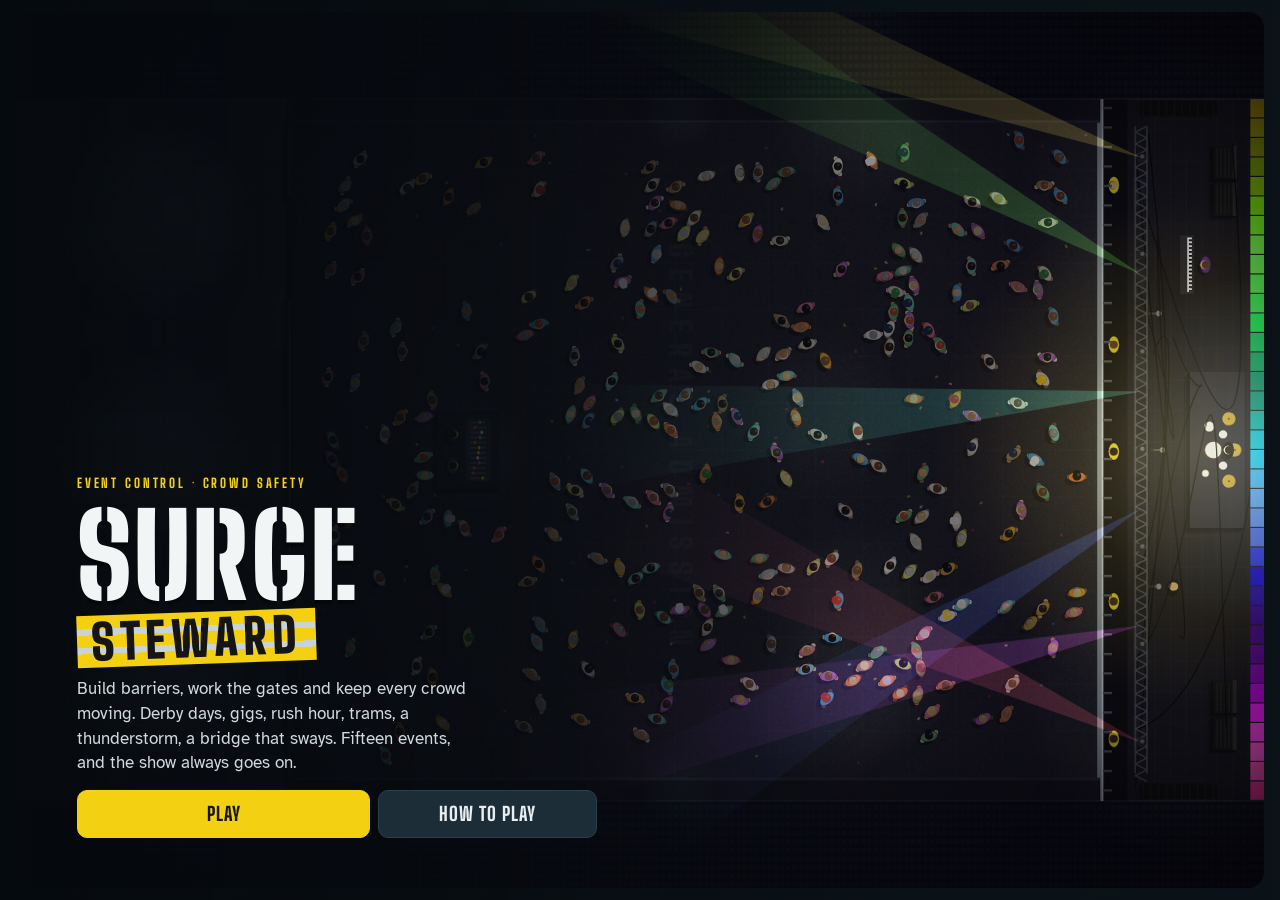
<file: Surge Steward.html>
<!doctype html><html><head><meta charset=utf8><meta name=viewport content="width=device-width,initial-scale=1,viewport-fit=cover"><style>:root{color-scheme:light;box-sizing:border-box;padding-top:env(safe-area-inset-top,0px);padding-bottom:env(safe-area-inset-bottom,0px)}html{scroll-padding-top:env(safe-area-inset-top,0px)}body{margin:0;padding:0;font:14px -apple-system,BlinkMacSystemFont,sans-serif;background:#fff;color:#000}img{max-width:100%}[hidden]:not([hidden=until-found i]){display:none!important}</style></head><body>
<title>Surge Steward</title>
<meta name="claude:viewport-fit-sides" content="cover">
<link rel="preconnect" href="https://fonts.googleapis.com">
<link rel="preconnect" href="https://fonts.gstatic.com" crossorigin>
<link rel="stylesheet" href="https://fonts.googleapis.com/css2?family=Atkinson+Hyperlegible:wght@400;700&family=Big+Shoulders+Display:wght@600;800;900&family=Big+Shoulders+Stencil+Display:wght@800;900&display=swap">
<style>
/* Layout: one-screen game. Portrait: HUD strip, map, budget, tool rail stacked. Landscape/PC: control sidebar on the left, the map rotated to landscape filling the rest. Single dark "event control room" look with hi-vis steward yellow as the only accent. */
:root{
  --ink:#0B1318; --panel:#142029; --panel2:#1C2D38; --line:#2A3F4C; --text:#E7EDF0; --muted:#8FA5B1;
  --vis:#F4D012; --visInk:#151515; --tape:#C9D2D6; --danger:#FF4A2A; --warn:#FF9B1F; --ok:#36C687;
  --side:clamp(236px,21vw,320px);
  --display:"Big Shoulders Display","Arial Narrow",Impact,sans-serif;
  --stencil:"Big Shoulders Stencil Display","Big Shoulders Display","Arial Narrow",Impact,sans-serif;
  --body:"Atkinson Hyperlegible",system-ui,-apple-system,"Segoe UI",Roboto,sans-serif;
  color-scheme:dark;
}
[hidden]{display:none!important}
html{height:100%;box-sizing:border-box;background:var(--ink)}
*,*::before,*::after{box-sizing:inherit}
body{height:100%;margin:0;background:var(--ink);color:var(--text);font:15px/1.45 var(--body);overflow:hidden;overscroll-behavior:none;-webkit-user-select:none;user-select:none;-webkit-tap-highlight-color:transparent;-webkit-touch-callout:none}
button{font:inherit;color:inherit;cursor:pointer;-webkit-tap-highlight-color:transparent;touch-action:manipulation}
button:focus-visible{outline:2px solid var(--vis);outline-offset:2px}
@media (prefers-reduced-motion:reduce){*{animation-duration:.01ms!important;transition-duration:.01ms!important}}

#app{height:100%;max-width:640px;margin:0 auto;display:grid;grid-template-columns:minmax(0,1fr);grid-template-rows:auto minmax(0,1fr) auto auto;grid-template-areas:"hud" "stage" "budget" "tools";gap:6px;padding-block:6px;padding-left:max(16px,env(safe-area-inset-left,0px));padding-right:max(16px,env(safe-area-inset-right,0px))}
#hud{grid-area:hud} #side{grid-area:side;display:none} #stage{grid-area:stage} #budget{grid-area:budget} #tools{grid-area:tools}
#app[data-screen="title"] #hud,#app[data-screen="title"] #side,#app[data-screen="title"] #budget,#app[data-screen="title"] #tools,
#app[data-screen="levels"] #hud,#app[data-screen="levels"] #side,#app[data-screen="levels"] #budget,#app[data-screen="levels"] #tools,
#app[data-screen="cine"] #hud,#app[data-screen="cine"] #side,#app[data-screen="cine"] #budget,#app[data-screen="cine"] #tools{display:none!important}
#app[data-screen="title"] #stage,#app[data-screen="levels"] #stage,#app[data-screen="cine"] #stage{grid-column:1 / -1;grid-row:1 / -1}
#app[data-screen="title"] #zoomCtl,#app[data-screen="levels"] #zoomCtl,#app[data-screen="cine"] #zoomCtl,#app[data-screen="cine"] #note,#app[data-screen="cine"] #planHint,#app[data-screen="cine"] #toasts{display:none!important}

/* HUD */
#hud{display:grid;grid-template-columns:auto minmax(0,1fr) auto;column-gap:8px;row-gap:4px;align-items:center}
.icon-btn{width:40px;height:40px;border-radius:10px;border:1px solid var(--line);background:var(--panel);display:grid;place-items:center;flex:none;padding:0}
.icon-btn svg{width:20px;height:20px}
#menuBtn{grid-row:1 / span 2}
.hud-title{grid-column:2;grid-row:1;display:flex;gap:7px;align-items:baseline;font-family:var(--display);font-weight:800;font-size:17px;letter-spacing:.03em;text-transform:uppercase;white-space:nowrap;overflow:hidden;line-height:1.1;min-width:0}
.hud-title .num{color:var(--vis)}
.hud-title #hudName{overflow:hidden;text-overflow:ellipsis}
.admin-tag{align-self:center;font-size:10px;letter-spacing:.14em;padding:1px 6px 0;border-radius:4px;background:var(--vis);color:var(--visInk);font-weight:900}
.chips{grid-column:2 / span 2;grid-row:2;display:flex;gap:4px;flex-wrap:nowrap;overflow:hidden;min-width:0}
.chip{display:inline-flex;align-items:baseline;gap:3px;padding:0 6px;border-radius:6px;background:var(--panel);border:1px solid var(--line);font-family:var(--display);font-weight:800;font-size:15px;font-variant-numeric:tabular-nums;line-height:1.4;white-space:nowrap;min-width:0}
.chip small{font-family:var(--body);font-size:9.5px;font-weight:700;letter-spacing:.08em;color:var(--muted)}
.chip i{font-style:normal;color:var(--muted);font-weight:600}
.chip.bad b{color:var(--danger)}
.chip.dire{border-color:var(--danger);background:#3A120D}
.chip.flash{animation:chipflash .7s}
@keyframes chipflash{0%,100%{background:var(--panel)}30%{background:#5a1a12}}
#clock{grid-column:3;grid-row:1;font-family:var(--display);font-weight:900;font-size:24px;font-variant-numeric:tabular-nums;min-width:50px;text-align:right;line-height:1}
#clock.low{color:var(--warn)}

/* Side panel (landscape only) */
#side{flex-direction:column;gap:10px;min-height:0;overflow:hidden;padding:12px 14px;border-radius:12px;background:var(--panel);border:1px solid var(--line)}
.side-kind{font-family:var(--display);font-weight:800;font-size:12px;letter-spacing:.18em;text-transform:uppercase;color:var(--vis)}
#sideGoal{margin:0;font-size:14.5px;line-height:1.4;color:#D6E0E5}
.keys{margin-top:auto;display:none;grid-template-columns:auto 1fr;gap:4px 10px;font-size:12px;color:var(--muted);align-items:center}
.keys kbd{font:700 11px/1 var(--body);color:var(--text);background:var(--panel2);border:1px solid var(--line);border-bottom-width:2px;border-radius:5px;padding:3px 6px;text-align:center;white-space:nowrap}
@media (hover:hover) and (pointer:fine){.keys{display:grid}}

/* Stage */
#stage{position:relative;min-height:0;border-radius:12px;overflow:hidden;background:#06090C}
#cv{position:absolute;inset:0;width:100%;height:100%;touch-action:none;display:block}
#stage::after{content:"";position:absolute;inset:0;pointer-events:none;z-index:1;background:radial-gradient(ellipse at center,rgba(0,0,0,0) 58%,rgba(0,0,0,.38) 100%)}
#note,#toasts,#planHint,#pauseVeil,#zoomCtl{z-index:2}
/* Cinematics: letterbox bars, title card, radio chatter, event-cam caption */
.cine{position:absolute;inset:0;z-index:4;pointer-events:none;overflow:hidden}
.cine.intro{pointer-events:auto;cursor:pointer}
.cine .bar{position:absolute;left:0;right:0;height:0;background:#000;transition:height .5s cubic-bezier(.3,.7,.2,1)}
.cine .bar.top{top:0}.cine .bar.bot{bottom:0}
.cine.intro .bar{height:max(44px,10%)}.cine.ev .bar{height:max(26px,7%)}
#cTitle{position:absolute;left:0;right:0;top:50%;transform:translateY(-50%);display:flex;flex-direction:column;align-items:center;gap:2px;text-align:center;opacity:0;pointer-events:none;text-shadow:0 3px 18px rgba(0,0,0,.85)}
#cTitle.show{animation:ctitle 3.3s ease-out forwards}
@keyframes ctitle{0%{opacity:0;transform:translateY(-38%) scale(1.06)}14%{opacity:1;transform:translateY(-50%) scale(1)}78%{opacity:1;transform:translateY(-50%)}100%{opacity:0;transform:translateY(-58%)}}
#cNum{font-family:var(--display);font-weight:800;font-size:14px;letter-spacing:.3em;text-transform:uppercase;color:var(--vis)}
#cName{font-family:var(--stencil);font-weight:900;font-size:clamp(46px,14vw,104px);line-height:.9;letter-spacing:.03em;text-transform:uppercase;color:#F4F6F7;padding:0 16px}
#cKind{font-family:var(--display);font-weight:800;font-size:15px;letter-spacing:.22em;text-transform:uppercase;color:#C9D5DB;padding:3px 12px;border-top:2px solid var(--vis);margin-top:6px}
#cSub{position:absolute;left:50%;bottom:calc(max(44px,10%) + 12px);transform:translateX(-50%);width:min(620px,calc(100% - 32px));display:flex;flex-direction:column;gap:2px;padding:9px 14px 10px;border-radius:10px;background:rgba(6,10,14,.82);border:1px solid rgba(255,255,255,.08);border-left:3px solid var(--vis);pointer-events:none}
#cSub.in{animation:csub .35s ease-out}
@keyframes csub{from{opacity:0;transform:translate(-50%,8px)}to{opacity:1;transform:translateX(-50%)}}
#cWho{font-family:var(--display);font-weight:900;font-size:12.5px;letter-spacing:.2em;color:var(--vis)}
#cLine{font-size:16px;line-height:1.38;color:#EEF3F5;min-height:1.38em}
#cSkip{position:absolute;right:max(10px,env(safe-area-inset-right,0px));top:calc(max(44px,10%) + 10px);height:34px;padding:0 14px;border-radius:999px;border:1px solid rgba(255,255,255,.25);background:rgba(6,10,14,.7);font-family:var(--display);font-weight:800;font-size:14px;letter-spacing:.12em;text-transform:uppercase;pointer-events:auto;display:none}
.cine.intro #cSkip{display:block}
#cHint{position:absolute;left:0;right:0;bottom:calc(max(44px,10%)/2 - 8px);text-align:center;font-size:11.5px;letter-spacing:.1em;text-transform:uppercase;color:rgba(255,255,255,.42);display:none}
.cine.intro #cHint{display:block}
#cCap{position:absolute;left:10px;top:calc(max(26px,7%) + 8px);display:none;align-items:center;gap:8px;font-family:var(--display);font-weight:900;letter-spacing:.12em;text-transform:uppercase}
.cine.ev #cCap{display:flex;animation:csub .3s ease-out}
#cCap .rec{width:9px;height:9px;border-radius:50%;background:var(--danger);animation:blink .8s steps(2) infinite}
@keyframes blink{50%{opacity:.2}}
#cLabel{font-size:20px;color:#fff;padding:2px 10px 0;background:var(--danger);border-radius:5px;text-shadow:none}
#cTime{font-size:15px;color:#E7EDF0;font-variant-numeric:tabular-nums}
#stage[data-cine="ev"] #toasts{top:auto;bottom:calc(max(26px,7%) + 10px)}
#stage[data-cine="ev"] #note,#stage[data-cine="ev"] #zoomCtl,#stage[data-cine="ev"] #pauseVeil{opacity:0;transition:opacity .2s}
#cCap .slow{font-size:11px;color:var(--visInk);background:var(--vis);padding:2px 7px 1px;border-radius:4px}
#cv.pan{cursor:grabbing}#cv.hand{cursor:pointer}#cv.build{cursor:crosshair}
#note{position:absolute;left:8px;top:8px;display:flex;align-items:center;gap:7px;padding:4px 9px;border-radius:8px;background:rgba(8,14,19,.84);border:1px solid var(--line);font-family:var(--display);font-weight:800;font-size:15px;letter-spacing:.04em;text-transform:uppercase;font-variant-numeric:tabular-nums;pointer-events:none;max-width:calc(100% - 60px)}
#note.hot{border-color:var(--danger);color:#FFD6CC}
#note .meter{width:84px;height:8px;border-radius:4px;background:var(--panel2);position:relative;overflow:hidden}
#note .meter i{position:absolute;top:0;bottom:0;left:50%;width:0;background:var(--warn)}
#note .meter::after{content:"";position:absolute;left:50%;top:-2px;bottom:-2px;width:1px;background:var(--text);opacity:.5}
#toasts{position:absolute;left:8px;right:8px;top:46px;display:flex;flex-direction:column;align-items:center;gap:5px;pointer-events:none}
.toast{max-width:100%;padding:6px 12px;border-radius:999px;background:rgba(10,18,24,.92);border:1px solid var(--line);font-size:13px;font-weight:700;animation:toastin .25s ease-out;text-align:center}
.toast.bad{border-color:var(--danger);color:#FFD9D0}
.toast.warn{border-color:var(--warn);color:#FFE7C7}
.toast.info{border-color:var(--vis);color:#FFF6C2}
.toast.out{opacity:0;transition:opacity .4s}
@keyframes toastin{from{transform:translateY(-6px);opacity:0}to{transform:none;opacity:1}}
#planHint{position:absolute;left:50%;top:10px;transform:translateX(-50%);padding:5px 12px;border-radius:999px;background:rgba(8,14,19,.86);border:1px solid var(--line);font-size:12.5px;color:var(--muted);white-space:nowrap;pointer-events:none}
#pauseVeil{position:absolute;inset:0;display:grid;place-items:center;background:rgba(6,10,14,.35);pointer-events:none;font-family:var(--stencil);font-weight:900;font-size:44px;letter-spacing:.08em;color:rgba(255,255,255,.85)}
#zoomCtl{position:absolute;right:max(8px,env(safe-area-inset-right,0px));bottom:8px;display:flex;flex-direction:column;gap:4px}
#zoomCtl button{width:34px;height:34px;border-radius:9px;border:1px solid var(--line);background:rgba(10,18,24,.82);display:grid;place-items:center;padding:0;font-family:var(--display);font-weight:900;font-size:19px;line-height:1}
#zoomCtl #zFit{font-size:11px;letter-spacing:.06em}

/* Budget + tools */
#budget{display:flex;align-items:center;gap:8px;font-size:12px;color:var(--muted);font-weight:700;letter-spacing:.04em}
#budget .bar{flex:1;height:7px;border-radius:4px;background:var(--panel2);overflow:hidden}
#budget .fill{height:100%;width:100%;background:repeating-linear-gradient(135deg,var(--vis) 0 6px,#2a2a2a 6px 9px);transition:width .2s}
#budget b{font-family:var(--display);font-size:15px;color:var(--text);font-variant-numeric:tabular-nums;white-space:nowrap}
#budget.admin b{color:var(--vis)}
#tools{display:grid;grid-template-columns:repeat(4,1fr) 6px repeat(3,1fr);gap:5px}
.tool{height:54px;border-radius:10px;border:1px solid var(--line);background:var(--panel);display:flex;flex-direction:column;align-items:center;justify-content:center;gap:2px;font-size:10px;font-weight:700;letter-spacing:.06em;text-transform:uppercase;color:var(--muted);padding:0;min-width:0}
.tool svg{width:22px;height:22px;flex:none}
.tool.on{background:var(--vis);color:var(--visInk);border-color:var(--vis)}
.tool:disabled{opacity:.4}
.tool.go{background:var(--panel2);color:var(--text)}
.tool.start{grid-column:6 / span 3;flex-direction:row;gap:8px;background:var(--vis);color:var(--visInk);border-color:var(--vis);font-family:var(--display);font-weight:900;font-size:17px;letter-spacing:.04em;line-height:1.05;padding:0 10px;text-align:left;box-shadow:0 4px 0 #8C7600}
.tool.start:active{transform:translateY(2px);box-shadow:0 2px 0 #8C7600}
.tool.start svg{width:18px;height:18px}
.gap{width:6px}

/* Landscape / PC */
@media (min-aspect-ratio:5/4) and (min-width:600px){
  #app{max-width:none;grid-template-columns:var(--side) minmax(0,1fr);grid-template-rows:auto minmax(0,1fr) auto auto;grid-template-areas:"hud stage" "side stage" "budget stage" "tools stage";column-gap:14px;row-gap:10px;padding-block:12px}
  #side{display:flex}
  #menuBtn{grid-row:1}
  .chips{grid-column:1 / -1;flex-wrap:wrap}
  .chip{font-size:16px;padding:1px 7px}
  #clock{font-size:28px}
  .hud-title{font-size:19px}
  #tools{grid-template-columns:repeat(4,1fr)}
  .gap{display:none}
  .tool{height:56px}
  .tool.start{grid-column:1 / -1}
  #stage{border-radius:16px}
}
@media (min-aspect-ratio:5/4) and (max-height:520px){
  #app{row-gap:6px;padding-block:6px}
  #side{display:none!important}
  #app{grid-template-areas:"hud stage" "side stage" "budget stage" "tools stage";grid-template-rows:auto minmax(0,1fr) auto auto}
  .tool{height:42px}.tool svg{width:18px;height:18px}
  .icon-btn{width:34px;height:34px}
  .chip{font-size:14px}
}

/* Overlays & cards */
.overlay{position:fixed;inset:0;z-index:20;display:flex;align-items:center;justify-content:center;background:rgba(6,10,14,.66);padding-top:max(16px,env(safe-area-inset-top,0px));padding-bottom:max(16px,env(safe-area-inset-bottom,0px));padding-left:max(16px,env(safe-area-inset-left,0px));padding-right:max(16px,env(safe-area-inset-right,0px))}
.card{width:min(460px,100%);max-height:100%;overflow:auto;background:var(--panel);border:1px solid var(--line);border-radius:14px;box-shadow:0 20px 60px rgba(0,0,0,.5)}
.card-head{background:var(--vis);color:var(--visInk);padding:9px 16px 8px;display:flex;justify-content:space-between;align-items:baseline;gap:10px;font-family:var(--display);font-weight:900;font-size:14px;letter-spacing:.14em;text-transform:uppercase}
.card-body{padding:16px 18px 18px;display:flex;flex-direction:column;gap:12px}
.card h2{margin:0;font-family:var(--display);font-weight:900;font-size:40px;line-height:.95;letter-spacing:.01em;text-transform:uppercase;text-wrap:balance}
.card p{margin:0;color:#C9D5DB;max-width:62ch}
.obj{list-style:none;margin:0;padding:0;display:flex;flex-direction:column;gap:6px}
.obj li{display:flex;gap:9px;align-items:flex-start;font-size:14.5px}
.obj li::before{content:"";flex:none;width:9px;height:9px;margin-top:6px;border:2px solid var(--vis);border-radius:2px}
.obj li.no::before{border-color:var(--danger);border-radius:50%}
.obj li.s1::before,.obj li.s2::before,.obj li.s3::before{border:0;width:auto;height:auto;margin-top:0;color:var(--vis);font-size:12px;letter-spacing:-1px;line-height:1.75;min-width:34px}
.obj li.s3::before{content:"\2605\2605\2605"}.obj li.s2::before{content:"\2605\2605\2606"}.obj li.s1::before{content:"\2605\2606\2606"}
.obj li.s1,.obj li.s2,.obj li.s3{font-size:13.5px;color:#C9D5DB}
#side .obj li{font-size:13.5px}
.tip{display:flex;flex-direction:column;gap:3px;padding:10px 12px;border-radius:10px;background:var(--panel2);font-size:14px;color:#D7E1E6}
.tip b{font-family:var(--display);font-size:12px;letter-spacing:.14em;color:var(--vis)}
.btns{display:flex;gap:8px;flex-wrap:wrap}
.btn{flex:1;min-width:120px;height:48px;white-space:nowrap;border-radius:10px;border:1px solid var(--line);background:var(--panel2);font-family:var(--display);font-weight:800;font-size:clamp(16px,4.6vw,19px);letter-spacing:.05em;text-transform:uppercase;padding:0 14px}
.btn.vis{background:var(--vis);border-color:var(--vis);color:var(--visInk);flex:1.4}
.stars{display:flex;gap:6px}
.stars svg{width:34px;height:34px}
.stats{display:grid;grid-template-columns:repeat(3,1fr);gap:6px}
.stat{padding:8px 10px;border-radius:9px;background:var(--panel2);display:flex;flex-direction:column;min-width:0}
.stat b{font-family:var(--display);font-weight:900;font-size:24px;font-variant-numeric:tabular-nums;line-height:1}
.stat small{font-size:10.5px;letter-spacing:.08em;text-transform:uppercase;color:var(--muted);font-weight:700}
.verdict-bad h2{color:var(--danger)}
.how{display:grid;grid-template-columns:28px 1fr;gap:10px;align-items:start;font-size:14.5px}
.how svg{width:26px;height:26px}
.mini-row{display:flex;gap:10px;align-items:center;justify-content:space-between;font-size:14px}
.mini-row span{display:flex;flex-direction:column}
.mini-row small{font-size:12px;color:var(--muted)}
.switch{min-width:74px;height:34px;border-radius:999px;border:1px solid var(--line);background:var(--panel2);font-weight:700;font-size:13px;flex:none}
.switch.on{background:var(--vis);color:var(--visInk);border-color:var(--vis)}
.admin-note{font-size:13px;color:var(--vis)!important}
/* Shop, cash */
.shop{display:grid;grid-template-columns:auto 1fr 1fr;gap:6px;align-items:stretch}
.shop .cash{display:flex;flex-direction:column;justify-content:center;padding:0 10px 0 2px}
.shop .cash small{font-size:10.5px;letter-spacing:.1em;text-transform:uppercase;color:var(--muted);font-weight:700}
.shop .cash b{font-family:var(--display);font-weight:900;font-size:21px;color:#9BE3B8;font-variant-numeric:tabular-nums;line-height:1}
.sbtn{border-radius:9px;border:1px solid var(--line);background:var(--panel2);padding:6px 8px;font-size:12.5px;font-weight:700;line-height:1.2;display:flex;flex-direction:column;align-items:flex-start;gap:1px;text-align:left}
.sbtn small{font-family:var(--display);font-size:14px;font-weight:800;color:#9BE3B8}
.sbtn:disabled{opacity:.42}
.bribe-tag{font-size:12.5px;font-weight:700;color:#FFB3A3;background:#3A120D;border:1px solid var(--danger);border-radius:8px;padding:6px 10px}
.cash-chip{font-family:var(--display);font-weight:900;font-size:17px;color:#9BE3B8;padding:3px 10px 1px;border:1px solid var(--line);border-radius:999px;background:var(--panel2);font-variant-numeric:tabular-nums}
.cash-line{font-size:13.5px;font-weight:700;color:#9BE3B8!important}
.stats{grid-template-columns:repeat(3,1fr)}
/* Incoming call */
#cardCall{background:rgba(20,2,2,.8)}
.callcard{border-color:#5A1A14;background:#140C0C;animation:ring .5s ease-out}
@keyframes ring{0%{transform:translateX(-6px)}20%{transform:translateX(6px)}40%{transform:translateX(-4px)}60%{transform:translateX(4px)}100%{transform:none}}
.call-head{background:#B3231A;color:#FFE9E4}
.caller{display:flex;gap:12px;align-items:center}
.caller svg{width:58px;height:58px;flex:none;border-radius:12px;background:#0A0606;border:1px solid #3A1410}
.caller b{display:block;font-family:var(--stencil);font-weight:900;font-size:26px;letter-spacing:.04em;color:#F1E6E4;line-height:1}
.caller small{font-size:12px;color:#B58E88;letter-spacing:.06em}
.call-lines{display:flex;flex-direction:column;gap:7px;min-height:150px}
.call-lines p{font-family:ui-monospace,Menlo,Consolas,monospace;font-size:13.5px;line-height:1.45;color:#F0D6D0!important;animation:csub .3s ease-out}
.call-lines p.deal{color:#FF7A66!important;font-weight:700}
.offer{display:flex;align-items:baseline;justify-content:space-between;padding:10px 12px;border-radius:10px;background:#21110F;border:1px dashed #6A2A22}
.offer small{font-size:11px;letter-spacing:.14em;text-transform:uppercase;color:#B58E88;font-weight:700}
.offer b{font-family:var(--display);font-weight:900;font-size:30px;color:#9BE3B8;font-variant-numeric:tabular-nums}
.btn.danger{background:#B3231A;border-color:#D8392C;color:#fff;flex:1.4}
.call-note{font-size:12px!important;color:#9C7A75!important}

/* Title */
#scrTitle{background:linear-gradient(180deg,rgba(6,10,14,.15) 0%,rgba(6,10,14,.7) 55%,rgba(6,10,14,.95) 100%);align-items:flex-end}
.title-wrap{width:min(460px,100%);display:flex;flex-direction:column;gap:14px;padding-bottom:8px}
.kicker{font-family:var(--display);font-weight:800;font-size:13px;letter-spacing:.22em;text-transform:uppercase;color:var(--vis)}
.title-wrap h1{margin:0;display:flex;flex-direction:column;line-height:.86}
.t1{font-family:var(--stencil);font-weight:900;font-size:clamp(78px,24vw,124px);letter-spacing:.02em;color:#F2F5F6;text-shadow:0 4px 0 rgba(0,0,0,.35)}
.t2{align-self:flex-start;font-family:var(--display);font-weight:900;font-size:clamp(34px,10.5vw,54px);letter-spacing:.12em;color:var(--visInk);padding:6px 14px 4px;background:linear-gradient(180deg,var(--vis) 0 26%,var(--tape) 26% 38%,var(--vis) 38% 62%,var(--tape) 62% 74%,var(--vis) 74% 100%);transform:rotate(-2deg);margin-top:6px}
.tagline{margin:0;font-size:16px;color:#CFD9DE;max-width:36ch}
@media (min-aspect-ratio:5/4) and (min-width:600px){
  #scrTitle{justify-content:flex-start;align-items:flex-end;padding-left:max(6vw,16px);padding-bottom:max(6vh,16px);background:linear-gradient(90deg,rgba(6,10,14,.94) 0%,rgba(6,10,14,.72) 38%,rgba(6,10,14,.1) 70%,rgba(6,10,14,0) 100%)}
  .title-wrap{width:min(520px,46vw)}
  .t1{font-size:clamp(84px,9vw,150px)}
  .t2{font-size:clamp(36px,3.8vw,62px)}
  .tagline{font-size:17px}
}

/* Levels */
.sheet{width:min(560px,100%);max-height:100%;display:flex;flex-direction:column;gap:12px;background:var(--panel);border:1px solid var(--line);border-radius:14px;padding:14px;overflow:hidden}
.sheet-top{display:flex;align-items:center;gap:10px;flex-wrap:wrap}
.sheet-top h2{margin:0;flex:1;font-family:var(--display);font-weight:900;font-size:30px;text-transform:uppercase;letter-spacing:.03em;white-space:nowrap}
.unlock{font-size:12px;color:var(--muted);background:none;border:0;text-decoration:underline;padding:6px}
.lvgrid{display:grid;grid-template-columns:repeat(2,minmax(0,1fr));gap:8px;overflow:auto;padding-bottom:2px}
.lv{position:relative;overflow:hidden;text-align:left;display:flex;flex-direction:column;justify-content:flex-end;gap:2px;padding:10px 12px;border-radius:11px;border:1px solid var(--line);background:var(--panel2);min-height:104px;isolation:isolate}
.lv canvas{position:absolute;inset:0;width:100%;height:100%;object-fit:cover;z-index:-2;opacity:.75;transition:transform .3s,opacity .3s}
.lv::after{content:"";position:absolute;inset:0;z-index:-1;background:linear-gradient(180deg,rgba(10,16,22,.1) 0%,rgba(10,16,22,.55) 50%,rgba(10,16,22,.92) 100%)}
.lv:hover canvas{transform:scale(1.04);opacity:.95}
.lv .n{font-family:var(--stencil);font-weight:900;font-size:28px;line-height:.9;color:var(--vis);text-shadow:0 2px 6px rgba(0,0,0,.6)}
.lv .nm{font-family:var(--display);font-weight:800;font-size:19px;text-transform:uppercase;line-height:1.05;letter-spacing:.02em;text-shadow:0 2px 6px rgba(0,0,0,.7)}
.lv .k{font-size:11px;letter-spacing:.08em;text-transform:uppercase;color:#B8C8D0;font-weight:700}
.lv .st{position:absolute;right:10px;top:10px;display:flex;gap:2px}
.lv .st svg{width:14px;height:14px}
.lv.locked{opacity:.5}
.lv.locked .n{color:var(--muted)}
@media (min-width:900px) and (min-aspect-ratio:5/4){
  .sheet{width:min(1180px,100%);padding:18px}
  .lvgrid{grid-template-columns:repeat(5,minmax(0,1fr));gap:12px}
  .lv{min-height:clamp(140px,22vh,210px)}
  .lv .nm{font-size:21px}
}
</style>

<div id="app" data-screen="title">
  <header id="hud">
    <button class="icon-btn" id="menuBtn" aria-label="Menu" title="Menu (Esc)"><svg viewBox="0 0 24 24" fill="none" stroke="currentColor" stroke-width="2.4" stroke-linecap="round"><path d="M4 7h16M4 12h16M4 17h16"/></svg></button>
    <div class="hud-title"><span class="num" id="hudNum">01</span><span id="hudName">County Show</span></div>
    <div id="clock">0:00</div>
    <div class="chips" id="chips"></div>
  </header>
  <aside id="side">
    <div class="side-kind" id="sideKind">Festival</div>
    <p id="sideGoal"></p>
    <ul class="obj" id="sideObj"></ul>
    <div class="keys">
      <kbd>Space</kbd><span>Start / pause</span>
      <kbd>F · G · R</kbd><span>Fence, gate, remove</span>
      <kbd>Z</kbd><span>Undo</span>
      <kbd>C</kbd><span>Crush view</span>
      <kbd>Tab</kbd><span>Game speed</span>
      <kbd>Wheel</kbd><span>Zoom</span>
      <kbd>Right drag</kbd><span>Pan the map</span>
    </div>
  </aside>
  <div id="stage">
    <canvas id="cv"></canvas>
    <div id="note" hidden></div>
    <div id="toasts"></div>
    <div id="planHint" hidden>Drag on the map to build a barrier</div>
    <div id="pauseVeil" hidden>PAUSED</div>
    <div id="cine" class="cine" hidden>
      <div class="bar top"></div><div class="bar bot"></div>
      <div id="cTitle"><span id="cNum">Level 01</span><b id="cName">County Show</b><span id="cKind">Festival</span></div>
      <div id="cSub" hidden><b id="cWho">CONTROL</b><span id="cLine"></span></div>
      <div id="cCap"><span class="rec"></span><b id="cLabel">FIRST DEATH</b><span id="cTime">0:00</span><span class="slow">Slow-mo</span></div>
      <button id="cSkip" aria-label="Skip intro">Skip ▸▸</button>
      <div id="cHint">Tap to continue</div>
    </div>
    <div id="zoomCtl">
      <button id="zIn" aria-label="Zoom in" title="Zoom in (+)">+</button>
      <button id="zOut" aria-label="Zoom out" title="Zoom out (−)">−</button>
      <button id="zFit" aria-label="Fit map to screen" title="Fit map (0)" hidden>FIT</button>
    </div>
  </div>
  <div id="budget"><span>BARRIERS</span><span class="admin-tag" id="adminTag" hidden>ADMIN</span><div class="bar"><div class="fill" id="budgetFill"></div></div><b id="budgetTxt">0 m</b></div>
  <nav id="tools">
    <button class="tool on" data-tool="fence" id="tFence" title="Fence (F)"><svg viewBox="0 0 24 24" fill="none" stroke="currentColor" stroke-width="2" stroke-linecap="round"><path d="M4 5v15M20 5v15M4 9h16M4 15h16"/><path d="M8 9v6M12 9v6M16 9v6" stroke-width="1.4"/></svg>Fence</button>
    <button class="tool" data-tool="gate" id="tGate" title="Gate (G)"><svg viewBox="0 0 24 24" fill="none" stroke="currentColor" stroke-width="2" stroke-linecap="round"><path d="M3 4v16M21 4v16"/><path d="M3 8l8 2v8l-8-2M21 8l-8 2v8l8-2" stroke-width="1.6"/></svg>Gate</button>
    <button class="tool" data-tool="erase" id="tErase" title="Remove (R)"><svg viewBox="0 0 24 24" fill="none" stroke="currentColor" stroke-width="2" stroke-linecap="round" stroke-linejoin="round"><path d="M15 4l5 5-9.5 9.5H6L3.5 16z"/><path d="M10 9l5 5M12 19h8"/></svg>Remove</button>
    <button class="tool" id="tUndo" title="Undo (Z)"><svg viewBox="0 0 24 24" fill="none" stroke="currentColor" stroke-width="2" stroke-linecap="round" stroke-linejoin="round"><path d="M9 7L4 12l5 5"/><path d="M4 12h10a6 6 0 010 12h-2" transform="translate(0 -6)"/></svg>Undo</button>
    <span class="gap"></span>
    <button class="tool" id="tHeat" title="Crush view (C)"><svg viewBox="0 0 24 24" fill="none" stroke="currentColor" stroke-width="2" stroke-linecap="round"><circle cx="12" cy="12" r="3"/><circle cx="12" cy="12" r="6.5" stroke-width="1.5" stroke-dasharray="2 2.5"/><circle cx="12" cy="12" r="10" stroke-width="1.2" stroke-dasharray="1.5 3"/></svg>Crush</button>
    <button class="tool" id="tSpeed" title="Game speed (Tab)"><svg viewBox="0 0 24 24" fill="currentColor"><path d="M3 6l8 6-8 6zM12 6l8 6-8 6z"/></svg><span id="speedLbl">1×</span></button>
    <button class="tool go" id="tPlay" title="Pause (Space)"><svg id="playIco" viewBox="0 0 24 24" fill="currentColor"><path d="M6 5h4v14H6zM14 5h4v14h-4z"/></svg><span id="playLbl">Pause</span></button>
    <button class="tool start" id="tStart" title="Start (Space)" hidden><svg viewBox="0 0 24 24" fill="currentColor"><path d="M7 4.5v15l12.5-7.5z"/></svg><span id="startLbl">Start</span></button>
  </nav>
</div>

<div class="overlay" id="scrTitle">
  <div class="title-wrap">
    <div class="kicker">Event control · crowd safety</div>
    <h1><span class="t1">SURGE</span><span class="t2">STEWARD</span></h1>
    <p class="tagline">Build barriers, work the gates and keep every crowd moving. Derby days, gigs, rush hour, trams, a thunderstorm, a bridge that sways. Fifteen events, and the show always goes on.</p>
    <div class="btns"><button class="btn vis" id="playBtn">Play</button><button class="btn" id="howBtn">How to play</button></div>
  </div>
</div>

<div class="overlay" id="scrLevels" hidden>
  <div class="sheet">
    <div class="sheet-top"><button class="icon-btn" id="lvBack" aria-label="Back"><svg viewBox="0 0 24 24" fill="none" stroke="currentColor" stroke-width="2.4" stroke-linecap="round" stroke-linejoin="round"><path d="M15 5l-7 7 7 7"/></svg></button><h2>Event calendar</h2><span class="cash-chip" id="lvCash">$0</span><button class="switch" id="lvAdmin" title="Unlimited barriers, every gate unlocked, all events open">Admin: Off</button><button class="unlock" id="unlockAll">Unlock all</button></div>
    <div class="lvgrid" id="lvgrid"></div>
  </div>
</div>

<div class="overlay" id="cardBrief" hidden>
  <div class="card">
    <div class="card-head"><span id="bEyebrow">Briefing · Level 01</span><span id="bKind">Festival</span></div>
    <div class="card-body">
      <h2 id="bTitle">County Show</h2>
      <p id="bText"></p>
      <ul class="obj" id="bObj"></ul>
      <div class="bribe-tag" id="bBribeTag" hidden>You took the Hollow Hand’s money. Their bomber is coming tonight.</div>
      <div class="shop"><div class="cash"><small>Your cash</small><b id="bCash">$0</b></div><button class="sbtn" id="buyFence">+10 m of barriers<small>$4,000</small></button><button class="sbtn" id="buyAmb">Ambulance on standby<small>$3,000</small></button></div>
      <div class="tip"><b>STEWARD TIP</b><span id="bTip"></span></div>
      <div class="btns"><button class="btn" id="bBack">Events</button><button class="btn vis" id="bGo">Plan the site</button></div>
    </div>
  </div>
</div>

<div class="overlay" id="cardPause" hidden>
  <div class="card">
    <div class="card-head"><span>Control room</span><span id="pLevel">Level 01</span></div>
    <div class="card-body">
      <div class="btns"><button class="btn vis" id="pResume">Resume</button></div>
      <div class="btns"><button class="btn" id="pRestart">Restart</button><button class="btn" id="pLevels">Events</button></div>
      <div class="mini-row"><span><b>Admin mode</b><small>Unlimited barriers, every gate unlocked, all events open</small></span><button class="switch" id="pAdmin">Off</button></div>
      <div class="btns"><button class="btn" id="pClear">Clear my barriers</button></div>
      <div class="mini-row"><span>Sound</span><button class="switch on" id="pSound">On</button></div>
      <div class="mini-row"><span>Vibration on casualties</span><button class="switch on" id="pVib">On</button></div>
      <div class="mini-row"><span><b>Blood</b><small>Pools, spatter and bloody footprints</small></span><button class="switch on" id="pBlood">On</button></div>
      <div class="mini-row"><span><b>Event cams</b><small>Slow-motion zoom on deaths, collapses and big moments</small></span><button class="switch on" id="pCams">On</button></div>
      <div class="mini-row"><span><b>Bribe offers</b><small>Calls from the Hollow Hand before each event</small></span><button class="switch on" id="pBribe">On</button></div>
      <div class="mini-row"><span><b>Intro cutscenes</b><small>Play when you start a new event</small></span><button class="switch on" id="pCine">On</button></div>
      <div class="btns"><button class="btn" id="pIntro">Replay intro</button><button class="btn" id="pHow">How to play</button></div>
    </div>
  </div>
</div>

<div class="overlay" id="cardHow" hidden>
  <div class="card">
    <div class="card-head"><span>How to steward</span><span>Read me</span></div>
    <div class="card-body">
      <div class="how">
        <svg viewBox="0 0 24 24" fill="none" stroke="#F4D012" stroke-width="2" stroke-linecap="round"><path d="M4 5v15M20 5v15M4 9h16M4 15h16"/></svg><span><b>Drag</b> with the Fence tool to build a barrier. It snaps to walls and other barriers. Barriers cost budget, unless Admin mode is on.</span>
        <svg viewBox="0 0 24 24" fill="none" stroke="#F4D012" stroke-width="2" stroke-linecap="round"><path d="M3 4v16M21 4v16M3 8l8 2v8l-8-2M21 8l-8 2v8l8-2"/></svg><span><b>Tap any gate</b> to open or close it, even mid-event. Green lamps mean open, red means closed. The Gate tool builds new ones.</span>
        <svg viewBox="0 0 24 24" fill="none" stroke="#FF4A2A" stroke-width="2"><circle cx="12" cy="12" r="5"/><circle cx="12" cy="12" r="9" stroke-dasharray="2 2"/></svg><span><b>Red rings</b> mean someone is being crushed. Pressure travels through bodies: the people at the front carry the push of everyone behind them. Tap <b>Crush</b> to see where it builds.</span>
        <svg viewBox="0 0 24 24" fill="none" stroke="#FF9B1F" stroke-width="2" stroke-linecap="round"><path d="M5 18l5-3 3 2 6-4M12 6l-1 6"/><circle cx="12" cy="4.5" r="1.8"/></svg><span><b>People who fall</b> get trampled unless the crowd around them eases off. Overloaded barriers snap. <b>Deaths never stop the event</b>, it runs to the end, but every death costs you stars.</span>
        <svg viewBox="0 0 24 24" fill="none" stroke="#3A78DE" stroke-width="2"><circle cx="8" cy="12" r="4"/><circle cx="16" cy="12" r="4" stroke="#E0443A"/></svg><span><b>Rival fans</b> fight when they touch. Keep them apart with barriers, gates or timing.</span>
        <svg viewBox="0 0 24 24" fill="none" stroke="#F4D012" stroke-width="2" stroke-linecap="round"><circle cx="11" cy="11" r="6"/><path d="M15.5 15.5L20 20M11 8v6M8 11h6"/></svg><svg viewBox="0 0 24 24" fill="none" stroke="#36C687" stroke-width="2" stroke-linecap="round"><rect x="2" y="7" width="14" height="10" rx="1.5"/><path d="M16 10h3l3 3v4h-6M9 9v6M6 12h6"/><circle cx="7" cy="18" r="1.6"/><circle cx="18" cy="18" r="1.6"/></svg><span><b>Ambulances and police</b> come for the injured and the dead. Their crews carry people out on stretchers, but they can be crushed and trampled like anyone else.</span>
        <svg viewBox="0 0 24 24" fill="none" stroke="#FF4A2A" stroke-width="2" stroke-linecap="round"><rect x="6" y="9" width="12" height="10" rx="2"/><path d="M9 9V6h6v3M12 13v2"/></svg><span><b>The Hollow Hand</b> calls before every event and offers money. Take it and their bomber walks into your crowd. The money is yours, but the police investigate.</span>
        <svg viewBox="0 0 24 24" fill="none" stroke="#F4D012" stroke-width="2" stroke-linecap="round"><circle cx="11" cy="11" r="6"/><path d="M15.5 15.5L20 20M11 8v6M8 11h6"/></svg><span><b>Zoom</b> with the mouse wheel or two fingers. Pan with a right-drag or two fingers.</span>
      </div>
      <div class="btns"><button class="btn vis" id="howOk">Got it</button></div>
    </div>
  </div>
</div>

<div class="overlay" id="cardCall" hidden>
  <div class="card callcard">
    <div class="card-head call-head"><span>Incoming call</span><span>Number withheld</span></div>
    <div class="card-body">
      <div class="caller"><svg viewBox="0 0 64 64" aria-hidden="true"><path d="M32 6c-14 0-22 11-22 24 0 9 2 18 4 28h36c2-10 4-19 4-28C54 17 46 6 32 6z" fill="#231A18"/><ellipse cx="32" cy="32" rx="12" ry="15" fill="#D9D2C8"/><path d="M23 28l7 3-1 3-7-3zM41 28l-7 3 1 3 7-3z" fill="#120C0B"/><path d="M27 42c3 2 7 2 10 0" stroke="#7A6E66" stroke-width="1.6" fill="none" stroke-linecap="round"/></svg><div><b>THE HOLLOW HAND</b><small>Voice disguised · line encrypted</small></div></div>
      <div class="call-lines" id="callLines"></div>
      <div class="offer"><small>Their offer</small><b id="callAmt">$10,000</b></div>
      <div class="btns"><button class="btn" id="callNo">Hang up</button><button class="btn danger" id="callYes">Take it</button></div>
      <p class="call-note">Take it and a bomber walks into tonight’s crowd. The police will investigate where the money went.</p>
    </div>
  </div>
</div>

<div class="overlay" id="cardResult" hidden>
  <div class="card">
    <div class="card-head"><span id="rEyebrow">Event report</span><span id="rLevel">Level 01</span></div>
    <div class="card-body" id="rBody">
      <h2 id="rTitle">Event safe</h2>
      <div class="stars" id="rStars"></div>
      <p id="rMsg"></p>
      <p class="admin-note" id="rAdmin" hidden>Admin mode was on, so stars are not recorded.</p>
      <p class="cash-line" id="rCash"></p>
      <div class="stats" id="rStats"></div>
      <div class="btns"><button class="btn" id="rRetry">Retry</button><button class="btn vis" id="rNext">Next event</button></div>
      <div class="btns"><button class="btn" id="rLevels">Events</button></div>
    </div>
  </div>
</div>

<script>
(function(){
'use strict';
/* =================== CONSTANTS =================== */
const W=360,H=640;
const R=4.6, D2=R*2, CL=D2+2.6;          // body radius, contact distance, clash reach
const TH=1.7;                             // barrier half thickness
const V0=34, TAU=0.5, F0=V0/TAU;          // walking speed, reaction time, one person's push
const KS=520, KW=700, KC=7, CDMP=14;      // contact stiffness, wall stiffness, stiffening, damping
const SUB=4, DT=1/60, SDT=DT/SUB;
const PFALL=7.0, PCRUSH=9.0, DMG=0.07, FALLR=0.05, TRAMP=0.04;
const FENCE_T=1.55, GLASS_T=0.95;
const IMP=0.01, IMPMAX=0.6, CLASH_RATE=1.4;
const FC=8, FW=W/FC, FH=H/FC, FN=FW*FH;   // flow-field grid 45x80
const AC=12, AW=Math.ceil(W/AC), AH=Math.ceil(H/AC);
const SC=24, SW=Math.ceil(W/SC), SH=Math.ceil(H/SC);
const MAXA=900, INF=1e9;
const GATE_COST=30, M_PER=10;             // 10 world units = 1 metre on screen

/* =================== HELPERS =================== */
const rr=(a,b)=>a+Math.random()*(b-a);
const clamp=(v,a,b)=>v<a?a:v>b?b:v;
const pick=a=>a[(Math.random()*a.length)|0];
function shuffle(a){for(let i=a.length-1;i>0;i--){const j=(Math.random()*(i+1))|0;[a[i],a[j]]=[a[j],a[i]];}return a}
function angLerp(a,b,t){let d=b-a;while(d>Math.PI)d-=2*Math.PI;while(d<-Math.PI)d+=2*Math.PI;return a+d*t}
function seg(x1,y1,x2,y2,kind,owner){const dx=x2-x1,dy=y2-y1,len2=dx*dx+dy*dy||1e-6;return{x1,y1,x2,y2,dx,dy,len2,len:Math.sqrt(len2),kind:kind||'wall',owner:owner||null,acc:0,stress:0,over:0}}
function hW(y,x1,x2,gaps,kind){const o=[];let c=x1;(gaps||[]).slice().sort((a,b)=>a[0]-b[0]).forEach(([a,b])=>{if(a>c)o.push(seg(c,y,a,y,kind));c=b});if(x2>c)o.push(seg(c,y,x2,y,kind));return o}
function vW(x,y1,y2,gaps,kind){const o=[];let c=y1;(gaps||[]).slice().sort((a,b)=>a[0]-b[0]).forEach(([a,b])=>{if(a>c)o.push(seg(x,c,x,a,kind));c=b});if(y2>c)o.push(seg(x,c,x,y2,kind));return o}
function boxW(x,y,w,h){return[seg(x,y,x+w,y),seg(x+w,y,x+w,y+h),seg(x+w,y+h,x,y+h),seg(x,y+h,x,y)]}
function inRect(r,x,y){return x>=r[0]&&y>=r[1]&&x<=r[0]+r[2]&&y<=r[1]+r[3]}
function inRects(rs,x,y){for(const r of rs)if(inRect(r,x,y))return true;return false}
function pip(pts,x,y){let c=false;for(let i=0,j=pts.length-1;i<pts.length;j=i++){const[xi,yi]=pts[i],[xj,yj]=pts[j];if(((yi>y)!==(yj>y))&&(x<(xj-xi)*(y-yi)/(yj-yi)+xi))c=!c}return c}
function segHit(ax,ay,bx,by,s){const d1x=bx-ax,d1y=by-ay;const den=d1x*s.dy-d1y*s.dx;if(Math.abs(den)<1e-9)return false;const t=((s.x1-ax)*s.dy-(s.y1-ay)*s.dx)/den;const u=((s.x1-ax)*d1y-(s.y1-ay)*d1x)/den;return t>0&&t<1&&u>=0&&u<=1}
function mix(c1,c2,t){const a=parseInt(c1.slice(1),16),b=parseInt(c2.slice(1),16);const r=Math.round(((a>>16)&255)*(1-t)+((b>>16)&255)*t),g=Math.round(((a>>8)&255)*(1-t)+((b>>8)&255)*t),bl=Math.round((a&255)*(1-t)+(b&255)*t);return'#'+((1<<24)|(r<<16)|(g<<8)|bl).toString(16).slice(1)}

const NEUTRAL=['#E3A82B','#5DA271','#B062B6','#E07C3A','#4FA0CF','#CFC6B8','#D46B8C','#7F8C9B','#A3875C','#6CC3B5','#C9D36A','#E5E1D6'];
const SKIN=['#F2CBA8','#E2AE84','#C88C5F','#9E6C45','#6F4A2F','#F6D9C2'];
const PANTS=['#26303B','#2F3A2C','#3A2F2A','#1F2630','#44494F','#2C3550'];
function shirtFor(team){if(team===1)return pick(['#E0443A','#D63A32','#E85046','#F2F0EC']);if(team===2)return pick(['#3A78DE','#2F67C9','#4C88E8','#1F4F9E']);return pick(NEUTRAL)}

/* =================== SAVE =================== */
const SAVE={stars:{},unlocked:1,seenHow:false,sound:true,vib:true,admin:false,blood:true,cams:true,cine:true,bribes:true,cash:0,heat:0};
function loadSave(){try{const s=JSON.parse(localStorage.getItem('surgeSteward.v1')||'null');if(s)Object.assign(SAVE,s)}catch(e){}}
function storeSave(){try{localStorage.setItem('surgeSteward.v1',JSON.stringify(SAVE))}catch(e){}}

/* =================== AUDIO =================== */
const AU={ctx:null,mg:null,last:{}};
function auInit(){if(AU.ctx)return;try{const C=window.AudioContext||window.webkitAudioContext;if(!C)return;const c=new C();AU.ctx=c;const len=c.sampleRate*2,b=c.createBuffer(1,len,c.sampleRate),d=b.getChannelData(0);let l=0;for(let i=0;i<len;i++){const w=Math.random()*2-1;l=(l+0.02*w)/1.02;d[i]=l*3.5}AU.noise=b;const src=c.createBufferSource();src.buffer=b;src.loop=true;const bp=c.createBiquadFilter();bp.type='bandpass';bp.frequency.value=480;bp.Q.value=0.6;const g=c.createGain();g.gain.value=0;src.connect(bp).connect(g).connect(c.destination);src.start();AU.mg=g;AU.bp=bp}catch(e){AU.ctx=null}}
function can(k,gap){if(!AU.ctx||!SAVE.sound)return false;const t=AU.ctx.currentTime;if(AU.last[k]&&t-AU.last[k]<gap)return false;AU.last[k]=t;return true}
function osc(f,dur,type,vol,f2,delay){const c=AU.ctx,t=c.currentTime+(delay||0);const o=c.createOscillator(),g=c.createGain();o.type=type||'sine';o.frequency.setValueAtTime(f,t);if(f2)o.frequency.exponentialRampToValueAtTime(f2,t+dur);g.gain.setValueAtTime(0.0001,t);g.gain.exponentialRampToValueAtTime(vol,t+0.012);g.gain.exponentialRampToValueAtTime(0.0001,t+dur);o.connect(g).connect(c.destination);o.start(t);o.stop(t+dur+0.05);return o}
function nz(dur,vol,type,freq,delay){const c=AU.ctx,t=c.currentTime+(delay||0);const s=c.createBufferSource();s.buffer=AU.noise;const f=c.createBiquadFilter();f.type=type||'highpass';f.frequency.value=freq||1200;const g=c.createGain();g.gain.setValueAtTime(vol,t);g.gain.exponentialRampToValueAtTime(0.0001,t+dur);s.connect(f).connect(g).connect(c.destination);s.start(t,Math.random());s.stop(t+dur+0.05)}
const SFX={
  whistle(){if(!can('wh',.4))return;const o=osc(2650,0.55,'sine',0.09);const l=AU.ctx.createOscillator(),lg=AU.ctx.createGain();l.frequency.value=34;lg.gain.value=160;l.connect(lg).connect(o.frequency);l.start();l.stop(AU.ctx.currentTime+0.6);osc(2650,0.25,'sine',0.08,null,0.7)},
  thud(){if(!can('th',.09))return;osc(120,0.16,'sine',0.16,48);nz(0.08,0.05,'lowpass',500)},
  hit(){if(!can('hit',.07))return;nz(0.07,0.12,'bandpass',1800);osc(220,0.08,'square',0.04,90)},
  snap(){if(!can('sn',.2))return;nz(0.25,0.22,'highpass',2400);osc(300,0.2,'sawtooth',0.06,60)},
  death(){if(!can('de',.3))return;osc(196,0.5,'triangle',0.09,98)},
  click(){if(!can('cl',.03))return;osc(900,0.05,'square',0.03)},
  gate(){if(!can('ga',.05))return;osc(520,0.07,'square',0.04,340);nz(0.05,0.04,'bandpass',3000)},
  drop(){if(!can('dr',.5))return;osc(110,0.9,'sawtooth',0.1,40);osc(55,0.9,'sine',0.14,30)},
  train(){if(!can('tr',1))return;nz(2.2,0.06,'lowpass',260);osc(70,2.2,'sine',0.05,55)},
  splash(){if(!can('sp',.2))return;nz(0.4,0.12,'bandpass',900)},
  alarm(){if(!can('al',.55))return;osc(880,0.22,'square',0.035);osc(660,0.22,'square',0.035,null,0.26)},
  win(){if(!AU.ctx||!SAVE.sound)return;[523,659,784,1046].forEach((f,i)=>osc(f,0.32,'triangle',0.09,null,i*0.11))},
  lose(){if(!AU.ctx||!SAVE.sound)return;[392,330,262].forEach((f,i)=>osc(f,0.5,'triangle',0.09,null,i*0.18))},
  boom(){if(!can('bm',.25))return;nz(0.6,0.1,'lowpass',300);osc(80,0.5,'sine',0.08,40)}
};
function vibrate(ms){if(!SAVE.vib)return;try{navigator.vibrate&&navigator.vibrate(ms)}catch(e){}}


/* =================== EXTRA SOUNDS =================== */
Object.assign(SFX,{
  bell(){if(!can('bl',.6))return;for(let i=0;i<3;i++){osc(1480,0.3,'triangle',0.06,null,i*0.28);osc(1975,0.2,'sine',0.025,null,i*0.28)}},
  thunder(){if(!can('tu',1.2))return;nz(2.8,0.3,'lowpass',160);nz(1.2,0.12,'lowpass',420,0.05);osc(42,2.2,'sine',0.12,28)},
  crack(){if(!can('ck',.3))return;nz(0.25,0.4,'highpass',900);nz(0.6,0.2,'bandpass',300,0.04)},
  creak(){if(!can('cr',1.4))return;osc(74,0.9,'sawtooth',0.035,58);osc(111,0.7,'sawtooth',0.02,90,0.2)},
  cheer(){if(!can('ch',2))return;nz(1.8,0.09,'bandpass',1300);nz(1.4,0.06,'bandpass',2200,0.2)},
  splat(){if(!can('spl',.12))return;nz(0.12,0.1,'lowpass',700);osc(160,0.1,'sine',0.06,60)},
  rescue(){if(!can('rs',.9))return;osc(988,0.1,'square',0.025);osc(1318,0.12,'square',0.025,null,0.12)}
});

/* =================== SHARED HAZARDS =================== */
/* water: people pushed over an edge or thrown off a boat float until a rescue crew reaches them, one at a time */
function overWater(a,s,msg){const t=clamp(((a.x-s.x1)*s.dx+(a.y-s.y1)*s.dy)/s.len2,0,1);const cx=s.x1+s.dx*t,cy=s.y1+s.dy*t;let ox=cx-a.x,oy=cy-a.y;const l=Math.hypot(ox,oy)||1;ox/=l;oy/=l;
  const g=knock(a,ox,oy,40);const sx=cx+ox*14-g.p[2].x,sy=cy+oy*14-g.p[2].y;for(const p of g.p){p.x+=sx;p.y+=sy;p.px+=sx;p.py+=sy}
  g.water=true;g.wt=0;G.stats.over++;if(!G._ot||G.t-G._ot>3){G._ot=G.t;toast(msg||'Overboard! Lifeguard on the way.','warn')}SFX.splash();onSplash(g.p[2].x,g.p[2].y);return g}
function throwWater(a,x,y,dx,dy){const g=knock(a,dx,dy,60);const sx=x-g.p[2].x,sy=y-g.p[2].y;for(const p of g.p){p.x+=sx;p.y+=sy;p.px+=sx;p.py+=sy}g.water=true;g.wt=0;G.stats.over++;onSplash(x,y);return g}
function waterTick(dt,gap,drown){G._rq=(G._rq||0)-dt;let best=null;
  for(const g of G.rags){if(!g.water||g.gone)continue;g.wt=(g.wt||0)+dt;const a=g.a;
    if(a.st===1){if(g.wt>drown)kill(a,'drown');else if(g.wt>3.5&&(!best||g.wt>best.wt))best=g}
    else if(a.st===2&&g.wt>drown+16){g.gone=true;a.st=3;G.removed=true}}
  if(best&&G._rq<=0){best.gone=true;best.a.st=3;G.removed=true;G._rq=gap;G.stats.rescued=(G.stats.rescued||0)+1;SFX.rescue()}}
function inWater(){let n=0;for(const g of G.rags)if(g.water&&!g.gone&&g.a.st===1)n++;return n}
function hullX(h,y,sg){let best=null;for(let i=0;i<h.length;i++){const a=h[i],b=h[(i+1)%h.length];if(a[1]===b[1]||(a[1]-y)*(b[1]-y)>0)continue;const x=a[0]+(b[0]-a[0])*(y-a[1])/(b[1]-a[1]);if(best===null||(sg>0?x>best:x<best))best=x}return best===null?(sg>0?306:54):best}
/* trams: anything on the rails when a tram comes through gets hit */
function tramHit(a,tr){
  if(a.st===0){knock(a,tr.d,rr(-.25,.25),rr(230,300));if(Math.random()<.72)kill(a,'tram');else a.hp=Math.max(.05,a.hp-.5)}
  else{const g=a.rag;if(g.th&&G.t-g.th<1)return;for(const p of g.p){p.px-=tr.d*rr(3,5);p.py-=rr(-1,1)}if(a.st===1&&Math.random()<.85)kill(a,'tram')}
  const g=a.rag;g.th=G.t;SFX.hit();onTram(a,tr);
  if(!G._tht||G.t-G._tht>3){G._tht=G.t;toast('A tram hit people on the crossing!','bad')}
  evCam(g.p[2].x,tr.y,'HIT BY A TRAM',{z:2})}
/* lightning: a side flash knocks down anyone standing near the strike */
function strike(x,y,first){G._bolt={x,y,l:.55,seed:(Math.random()*1e6)|0};G._flash=1;G.shake=Math.max(G.shake,6);SFX.crack();setTimeout(()=>SFX.thunder(),250);
  let n=0;for(const a of G.agents){if(a.st!==0)continue;const dx=a.x-x,dy=a.y-y,d=Math.hypot(dx,dy);if(d>22)continue;n++;knock(a,dx,dy,rr(90,150));if(d<10&&Math.random()<.3)kill(a,'burn');else if(Math.random()<.06)kill(a,'burn')}
  onStrike(x,y);if(first||n)evCam(x,y,'LIGHTNING STRIKE',{z:1.9})}

/* =================== MORE SOUNDS =================== */
Object.assign(SFX,{
  siren(){if(!can('si',2.6))return;const c=AU.ctx,t=c.currentTime,o=c.createOscillator(),g=c.createGain();o.type='square';for(let i=0;i<4;i++){o.frequency.setValueAtTime(960,t+i*.46);o.frequency.setValueAtTime(760,t+i*.46+.23)}
    g.gain.setValueAtTime(.0001,t);g.gain.exponentialRampToValueAtTime(.022,t+.05);g.gain.setValueAtTime(.022,t+1.6);g.gain.exponentialRampToValueAtTime(.0001,t+1.85);o.connect(g).connect(c.destination);o.start(t);o.stop(t+1.9)},
  beep(){if(!can('bp',.07))return;osc(1900,.06,'square',.03)},
  blast(){if(!AU.ctx||!SAVE.sound)return;nz(2.8,.55,'lowpass',200);nz(.6,.4,'bandpass',900);osc(46,2,'sine',.32,22);osc(3500,2.8,'sine',.01,3300,.35)}
});

/* =================== EMERGENCY SERVICES =================== */
/* ambulances and police park at a staging point on the map edge. Two-person crews walk into the crowd,
   lift a casualty and carry them back. Crews are ordinary bodies in the crowd sim, so they get crushed and trampled too. */
const EMS_AT={county:[300,624],derby:[180,624],gig:[180,624],metro:[180,624],boat:[300,604],mall:[180,624],club:[180,626],whistle:[180,624],riot:[14,320],nye:[55,606],tram:[180,624],storm:[180,620],invasion:[12,320],lantern:[190,14],bridge:[180,620]};
const EVAC=['club','whistle','riot','nye','storm','bridge'];
const cellOf=(x,y)=>clamp((y/FC)|0,0,FH-1)*FW+clamp((x/FC)|0,0,FW-1);
function emsInit(){const p=EMS_AT[L.key]||[180,620],E={x:p[0],y:p[1],teams:[],veh:[],n:{amb:0,pol:0},due:{amb:-1,pol:-1},F:null,ver:-1,extra:0};
  const m=Math.min(E.x,W-E.x,E.y,H-E.y);E.side=m===H-E.y?[0,1]:m===E.y?[0,-1]:m===E.x?[-1,0]:[1,0];G.ems=E}
function spawnRole(k,x,y){let px=x,py=y;for(let i=0;i<14;i++){if(!blockedS(px,py)&&!nearAgent(px,py,D2*.9))break;px=x+rr(-16,16);py=y+rr(-16,16)}
  const a=spawnAgent({tgt:G.targets[0].id,eager:1,grp:9},clamp(px,R,W-R),clamp(py,R,H-R));if(!a)return null;
  a.role=k;a.counted=true;a.mode=7;a.base=1;a.hair=pick(HAIR);a.ph=Math.random()*6;a.flag=false;a.flare=false;a.dressed=1;a.scarf=null;a.cap=null;
  if(k==='amb'){a.col='#2E8B57';a.scarf='#E3E826'}else if(k==='pol'){a.col='#1D2B4F';a.scarf='#D8E21F';a.cap='#0F1626'}else{a.col='#1A1C21';a.cap='#111215'}
  return a}
function dispatch(k,ready){const E=G.ems,i=E.veh.length,off=[0,-36,36,-72,72,-108,108,-144][i%8],s=E.side;let px,py,ang,sx,sy;
  if(s[1]!==0){px=clamp(E.x+off,24,W-24);py=s[1]>0?H-5:5;ang=0;sx=px<W/2?-90:W+90;sy=py}else{py=clamp(E.y+off,24,H-24);px=s[0]>0?W-5:5;ang=Math.PI/2;sx=px;sy=py<H/2?-90:H+90}
  E.veh.push({k,x:ready?px:sx,y:ready?py:sy,sx,sy,px,py,ang,t:ready?2.39:0,dep:false});E.n[k]++;if(!ready){SFX.siren();toast(k==='amb'?'Ambulance on its way':'Police on their way','info')}}
function steerTo(a,F,sp){if(!F||!reachable(F,a.x,a.y))return false;const d=sampleDir(F,a.x,a.y);if(!d)return false;a.dx=d.x;a.dy=d.y;a.sp=sp;return true}
function steerPt(a,x,y,sp,stop){const dx=x-a.x,dy=y-a.y,d=Math.hypot(dx,dy);if(d<(stop||2)){a.dx=a.dy=0;a.sp=0;return d}a.dx=dx/d;a.dy=dy/d;a.sp=sp*Math.min(1,d/10);return d}
function emsTick(dt){const E=G.ems;if(!E||L===DEMO||!G.blk)return;
  if(E.ver!==G.fver){E.F=field(G.blk,G.pen,[cellOf(E.x,E.y)]);E.ver=G.fver}
  let hurt=0,dead=0;for(const g of G.rags){if(g.gone||g.water||g.tracks||g.carried)continue;if(g.a.st===1)hurt++;else if(g.a.st===2)dead++}
  const B=!!G._bombed,s=G.stats,want={amb:0,pol:0};
  if(s.hurt+s.dead>0)want.amb=Math.min(4,1+Math.floor((hurt+dead)/7)+(B?1:0)+E.extra);
  if(s.dead>0||B)want.pol=Math.min(4,1+Math.floor(dead/8)+(B?2:0));
  for(const k of ['amb','pol']){if(E.n[k]<want[k]){if(E.due[k]<0)E.due[k]=G.t+(B?3:E.n[k]?8:k==='amb'?5:6);else if(G.t>=E.due[k]){dispatch(k);E.due[k]=-1}}}
  for(const v of E.veh){if(v.t<2.4){v.t+=dt;const e=ease(Math.min(1,v.t/2.4));v.x=v.sx+(v.px-v.sx)*e;v.y=v.sy+(v.py-v.sy)*e}
    else if(!v.dep){v.dep=true;const m=[spawnRole(v.k,E.x,E.y),spawnRole(v.k,E.x+4,E.y-4)].filter(Boolean);if(m.length){E.teams.push({k:v.k,m,pat:null,carry:false,F:null,cell:-1,fv:-1,ft:0,hunt:v.k==='pol'&&B&&!E.hunted});if(v.k==='pol'&&B)E.hunted=true;toast(v.k==='amb'?'Paramedics on scene':'Police on scene','info')}}}
  for(const T of E.teams)if(!T.done)teamTick(T,E)}
function teamTick(T,E){const alive=T.m.filter(m=>m.st===0||m.st===1),up=T.m.filter(m=>m.st===0);
  for(const m of T.m)if(m.st===2&&!m.dn){m.dn=1;toast(T.k==='amb'?'A paramedic was trampled to death!':'A police officer died in the crush!','bad')}
  if(!alive.length){if(T.pat)dropPat(T);T.done=true;return}
  const g=T.pat;if(g&&(g.gone||g.a.st===3||g.a.st===0||g.water)){g.carried=false;g.claim=null;T.pat=null;T.carry=false}
  if(T.carry&&up.length<alive.length)dropPat(T);
  if(!up.length)return;const L1=up[0],L2=up[1]||null,sp=V0*1.25;
  const bm=G._bomber;if(T.hunt&&bm&&bm.st===0&&!T.carry){const c=cellOf(bm.x,bm.y);if(c!==T.cell||G.t-T.ft>1){T.F=field(G.blk,G.pen,[c]);T.cell=c;T.ft=G.t}if(T.pat){T.pat.claim=null;T.pat=null}
    if(Math.hypot(L1.x-bm.x,L1.y-bm.y)<10){bm.st=3;G.removed=true;G._bomber=null;T.hunt=false;toast('Police have arrested the bomber','info')}else steerTo(L1,T.F,V0*1.3)||steerPt(L1,bm.x,bm.y,V0*1.3)}
  else if(T.carry){if(!steerTo(L1,E.F,V0))steerPt(L1,E.x,E.y,V0);if(Math.hypot(L1.x-E.x,L1.y-E.y)<14)deliver(T)}
  else if(T.pat){const p=T.pat.p[2],c=cellOf(p.x,p.y);if(c!==T.cell||T.fv!==G.fver||G.t-T.ft>1.5){T.F=field(G.blk,G.pen,[c]);T.cell=c;T.fv=G.fver;T.ft=G.t}
    const dd=Math.hypot(L1.x-p.x,L1.y-p.y);if(T.bd==null||dd<T.bd-4){T.bd=dd;T.bt=G.t}else if(G.t-T.bt>5){T.pat.claim=null;T.pat.unr=G.t;T.pat=null;T.bd=null;return}
    if(dd<12&&up.length===alive.length){T.carry=true;T.pat.carried=true;T.bd=null}else if(!steerTo(L1,T.F,sp))steerPt(L1,p.x,p.y,sp);
    if(dd>24&&T.F.d[cellOf(L1.x,L1.y)]>=INF){T.pat.claim=null;T.pat.unr=G.t;T.pat=null}}
  else{pickPat(T,E);if(!T.pat){if(Math.hypot(L1.x-E.x,L1.y-E.y)>16){if(!steerTo(L1,E.F,V0*.7))steerPt(L1,E.x,E.y,V0*.7)}else{L1.dx=L1.dy=0;L1.sp=0}}}
  if(L2){const ux=L1.sp>0?L1.dx:Math.cos(L1.ang),uy=L1.sp>0?L1.dy:Math.sin(L1.ang),bk=T.carry?11:7,sd=T.carry?0:5,tx=L1.x-ux*bk-uy*sd,ty=L1.y-uy*bk+ux*sd,d=Math.hypot(tx-L2.x,ty-L2.y);
    if(d>28){const c=cellOf(L1.x,L1.y);if(!T.PF||T.pc!==c&&G.t-T.pt>.8){T.PF=field(G.blk,G.pen,[c]);T.pc=c;T.pt=G.t}if(!steerTo(L2,T.PF,sp*1.2))steerPt(L2,tx,ty,sp*1.2)}else steerPt(L2,tx,ty,sp*1.3,1.2)}
  if(T.carry&&T.pat)pinPat(T,L1,L2)}
function crowdGrid(){const g=G._cg;if(g&&G.t-g.t<1)return g.c;const c=new Uint16Array(AW*AH);for(const a of G.agents)if(a.st===0&&!a.role)c[clamp((a.y/AC)|0,0,AH-1)*AW+clamp((a.x/AC)|0,0,AW-1)]++;G._cg={t:G.t,c};return c}
function pickPat(T,E){let best=null,bd=INF;const cg=crowdGrid();for(const g of G.rags){if(g.gone||g.water||g.tracks||g.carried||g.claim||(g.unr&&G.t-g.unr<5))continue;const a=g.a;if(a.st!==1&&a.st!==2)continue;if(a.st===1&&a.downT<3&&a.hp>.6)continue;
    const p=g.p[2];let d=E.F.d[cellOf(p.x,p.y)];if(d>=INF)continue;const cx=clamp((p.x/AC)|0,1,AW-2),cy=clamp((p.y/AC)|0,1,AH-2);let n=0;for(let yy=-1;yy<=1;yy++)for(let xx=-1;xx<=1;xx++)n+=cg[(cy+yy)*AW+cx+xx];d+=n*6;if((T.k==='amb')!==(a.st===1))d+=70;if(d<bd){bd=d;best=g}}
  if(best){best.claim=T;T.pat=best;T.cell=-1;T.bd=null}}
function pinPat(T,L1,L2){let cx,cy,ux,uy;const two=!!(L2&&Math.hypot(L1.x-L2.x,L1.y-L2.y)<20);if(two){cx=(L1.x+L2.x)/2;cy=(L1.y+L2.y)/2;ux=L1.x-L2.x;uy=L1.y-L2.y}else{ux=L1.sp>0?L1.dx:Math.cos(L1.ang);uy=L1.sp>0?L1.dy:Math.sin(L1.ang);cx=L1.x-ux*8;cy=L1.y-uy*8}
  const l=Math.hypot(ux,uy)||1;ux/=l;uy/=l;const nx=-uy,ny=ux;Object.assign(T,{sx:cx,sy:cy,ux,uy,two});const P=T.pat.p;
  for(let i=0;i<RT.length;i++){const f=RT[i][0]+4,s=RT[i][1]*.75,p=P[i];p.x=cx+ux*f*.85+nx*s;p.y=cy+uy*f*.85+ny*s;p.px=p.x;p.py=p.y}}
function dropPat(T){const g=T.pat;if(g){g.carried=false;g.claim=null;for(const p of g.p){p.px=p.x+rr(-.6,.6);p.py=p.y+rr(-.6,.6)}}T.pat=null;T.carry=false}
function deliver(T){const g=T.pat,a=g.a;g.gone=true;g.carried=false;if(a.st===1){G.stats.treated=(G.stats.treated||0)+1;if(EVAC.includes(L.key))G.stats.safe++}else G.stats.bodies=(G.stats.bodies||0)+1;a.st=3;G.removed=true;T.pat=null;T.carry=false}

/* =================== BRIBES & THE BOMB =================== */
/* a fictional gang pays the steward to look away. Their man walks a bag into the thickest part of the crowd and leaves; the blast starts a stampede */
function bribeArm(amt){let ex=G.ems.x,ey=G.ems.y;const sp=G.spawns.find(s=>!s.pre);if(sp){ex=sp.rect[0]+sp.rect[2]/2;ey=sp.rect[1]+sp.rect[3]/2}
  G._bribe={amt,t0:+clamp(L.time*.25,8,26).toFixed(0),ex,ey,sp:0}}
function densest(){const cnt=new Float32Array(AW*AH);for(const a of G.agents){if(a.st!==0||a.role)continue;cnt[clamp((a.y/AC)|0,0,AH-1)*AW+clamp((a.x/AC)|0,0,AW-1)]++}
  let best=-1,bv=-1;for(let y=1;y<AH-1;y++)for(let x=1;x<AW-1;x++){let v=0;for(let dy=-1;dy<=1;dy++)for(let dx=-1;dx<=1;dx++)v+=cnt[(y+dy)*AW+x+dx];if(v>bv){bv=v;best=y*AW+x}}
  return best<0?[W/2,H/2]:[(best%AW+.5)*AC,(((best/AW)|0)+.5)*AC]}
function bombTick(dt){const B=G._bribe;if(!B||B.done)return;
  if(!B.sp&&G.t>=B.t0){B.sp=1;const a=spawnRole('bomber',B.ex,B.ey);if(!a){B.done=true;return}G._bomber=a;B.tt=0;B.rt=-9}
  const a=G._bomber;
  if(B.sp&&!B.drop){B.tt+=dt;if(!a||a.st!==0){const p=a&&a.rag?a.rag.p[2]:{x:B.ex,y:B.ey};dropBag(p.x,p.y)}
    else{if(G.t-B.rt>2){B.rt=G.t;const c=densest();B.tx=c[0];B.ty=c[1];B.F=field(G.blk,G.pen,[cellOf(B.tx,B.ty)])}
      const d=Math.hypot(a.x-B.tx,a.y-B.ty);let nb=0;for(const b of G.agents){if(b.st===0&&!b.role&&Math.abs(b.x-a.x)<18&&Math.abs(b.y-a.y)<18)nb++}if(d<20||B.tt>22||(B.tt>3&&nb>=10))dropBag(a.x,a.y);else if(!steerTo(a,B.F,V0*1.25))steerPt(a,B.tx,B.ty,V0*1.25)}}
  if(B.drop&&a&&a.st===0&&!B.gone){if(!B.F2)B.F2=field(G.blk,G.pen,[cellOf(B.ex,B.ey)]);if(!steerTo(a,B.F2,V0*1.2))steerPt(a,B.ex,B.ey,V0*1.2);if(Math.hypot(a.x-B.ex,a.y-B.ey)<12||G.t-B.dropT>22){a.st=3;G.removed=true;B.gone=true;G._bomber=null}}
  const bag=G._bag;if(bag){bag.f-=dt;bag.bt-=dt;if(bag.bt<=0){bag.bt=Math.max(.1,bag.f/6);SFX.beep()}if(bag.f<=0)explode(bag.x,bag.y)}}
function dropBag(x,y){const B=G._bribe;B.drop=true;B.dropT=G.t;if(G._bomber)G._bomber.bag=false;G._bag={x,y,f:4.6,bt:0};evCam(x,y,'UNATTENDED BAG',{z:2.2,d:2.2})}
function explode(x,y){const B=G._bribe;B.done=true;G._bag=null;G._bombed={x,y,t:G.t};evCam(x,y,'EXPLOSION',{z:1.7,d:3.4,force:1});SFX.blast();G.shake=16;G._wF=1;
  let k=0;for(const a of G.agents){if(a.st===3)continue;const p=a.st===0?a:a.rag.p[2],dx=p.x-x,dy=p.y-y,d=Math.hypot(dx,dy)||1;if(d>85)continue;const pw=1-d/85;
    if(a.st===0)knock(a,dx,dy,90+pw*280);else for(const q of a.rag.p){q.px-=dx/d*pw*6;q.py-=dy/d*pw*6}
    if(a.st!==2&&!(a.rag&&a.rag.water)&&((d<24&&Math.random()<.85)||(d<42&&Math.random()<.4)||(d<65&&Math.random()<.08))){kill(a,'blast');k++}}
  for(const s of G.segs){if(!s.owner||s.owner.broken)continue;const t=clamp(((x-s.x1)*s.dx+(y-s.y1)*s.dy)/s.len2,0,1);if(Math.hypot(s.x1+s.dx*t-x,s.y1+s.dy*t-y)<34)breakSeg(s)}
  G._panic={x,y,t:14};SAVE.cash=(SAVE.cash||0)+B.amt;SAVE.heat=(SAVE.heat||0)+1;storeSave();
  onBlast(x,y);toast(`EXPLOSION! ${k} killed in the blast`,'bad');setTimeout(()=>toast(`+${money(B.amt)} landed in your account`,'warn'),1600)}
function panicTick(dt){const P=G._panic;if(!P)return;P.t-=dt;const k=Math.max(0,P.t/14);
  for(const a of G.agents){if(a.st!==0)continue;const dx=a.x-P.x,dy=a.y-P.y,d=Math.hypot(dx,dy)||1;if(d<190&&k>0&&!a.role){const f=F0*1.3*k*(1-d/190);a.qx=dx/d*f;a.qy=dy/d*f}else{a.qx=0;a.qy=0}}
  if(P.t<=0){G._panic=null;for(const a of G.agents){a.qx=0;a.qy=0}}}
const money=n=>'$'+Math.round(n).toLocaleString('en-US');

function trainHit(a,g){const p=g.p[2];if(a.st===1)kill(a,'train');onTram(a,{d:1,y:p.y});SFX.hit();g.gone=true;a.st=3;G.removed=true;evCam(p.x,32,'HIT BY A TRAIN',{z:2})}
/* =================== LEVELS =================== */
const LEVELS=[
{ key:'county', name:'County Show', kind:'Festival', need:190, time:80, maxDead:3, maxHurt:60, hurt3:3, budget:300, safeLabel:'IN',
  start:'Open the turnstiles', winText:'Everyone made it in without a scratch to the turnstiles.',
  brief:'The county show opens and the queue is already restless. Only turnstile A is staffed.',
  goal:'Get 190 visitors into the showground.',
  tip:'Tap a closed gate to open it. One gate for a big crowd means the people at the front carry everyone else.',
  geo(){const walls=[...hW(300,0,360,[[43,67],[128,152],[208,232],[293,317]])];const voids=[[50,60,80,46],[225,95,85,44],[150,190,60,36]];voids.forEach(v=>walls.push(...boxW(...v)));
    return{walls,voids,gates:[{x1:43,y1:300,x2:67,y2:300,open:true,label:'A'},{x1:128,y1:300,x2:152,y2:300,open:false,label:'B'},{x1:208,y1:300,x2:232,y2:300,open:false,label:'C'},{x1:293,y1:300,x2:317,y2:300,open:false,label:'D'}],
    targets:[{id:'show',kind:'wander',rects:[[6,6,348,286]],area:[14,14,332,236]}],
    spawns:[{rect:[16,556,328,76],n:205,t0:0,t1:7,tgt:'show',eager:1.4}]}},

},
{ key:'derby', name:'Derby Day', kind:'Football', need:205, time:85, maxDead:2, maxClash:6, hurt3:4, budget:400, safeLabel:'SEATED',
  start:'Open the turnstiles', winText:'Both ends filled up and nobody threw a punch worth reporting.',
  brief:'Home fans walk in from the high street. The away coaches park on the wrong side, so the quickest route for both sets of fans crosses the concourse.',
  goal:'Seat 205 fans. Keep home (red) and away (blue) apart.',
  tip:'There is a fenced segregation route around the back of the ground. Close the away turnstiles and the away fans will use it, but you still need to keep the two crowds apart where it starts.',
  geo(){const walls=[...vW(50,40,330),...hW(40,50,360,[[290,330]]),...hW(330,50,360,[[70,110],[290,330]]),...vW(128,40,330),...vW(272,40,330)];
    return{walls,voids:[[128,40,144,290]],gates:[{x1:290,y1:330,x2:330,y2:330,open:true,label:'AWAY'}],
    targets:[{id:'home',kind:'seat',rects:[[54,44,72,282]]},{id:'away',kind:'seat',rects:[[276,44,82,282]]}],
    spawns:[{rect:[236,592,116,40],n:130,t0:0,t1:16,team:1,tgt:'home',eager:1.05},{rect:[8,592,116,40],n:90,t0:4,t1:18,team:2,tgt:'away',eager:1.15}]}},

},
{ key:'gig', name:'Front Row', kind:'Concert', mode:'survive', time:85, maxDead:3, maxHurt:90, hurt3:6, budget:720, safeLabel:'IN PIT',
  start:'Open the arena', winText:'Encore done. The pit roared, and nobody got pinned to the barrier.',
  brief:'Three hundred fans want to touch the stage. Every time the beat drops, the whole pit lunges forward.',
  goal:'Get through the 85-second set.',
  tip:'Split the pit into pens with barriers across it, each with a gate. Close a pen gate when that pen looks full. The barrier takes the push instead of the front row.',
  drops:[32,46,60,72],
  geo(){const walls=[...hW(84,0,360),...vW(12,84,500),...vW(348,84,500),...hW(500,12,348,[[50,104],[256,310]]),...boxW(160,392,40,32)];
    return{walls,voids:[[0,0,360,84],[0,84,12,416],[348,84,12,416],[160,392,40,32]],gates:[],
    targets:[{id:'pit',kind:'press',rects:[[14,86,332,412]],pt:'front',push:[0,-1]},{id:'front',kind:'none',rects:[[14,86,332,12]]}],
    spawns:[{rect:[16,584,328,48],n:300,t0:0,t1:22,tgt:'pit',eager:1.15}]}},
  init(G){G.pressEager=0.55;G.dropDone={}},
  update(G){const t=G.t;let e=t<18?0.55:0.8,on=false;for(const d of this.drops){if(t>=d&&t<d+3.6){e=1.75;on=true;if(!G.dropDone[d]){G.dropDone[d]=1;toast('The beat drops. The pit surges!','bad');SFX.drop();G.flash=0.5;if(d===this.drops[0])evCam(180,120,'THE BEAT DROPS',{z:1.7})}}}G.pressEager=e;G.dropOn=on},
  note(G){if(G.t<18)return{t:'Support act'};if(G.dropOn)return{t:'DROP!',hot:1};const nx=this.drops.find(d=>d>G.t);return{t:nx?`Next drop ${Math.ceil(nx-G.t)}s`:'Encore'}},

},
{ key:'metro', name:'Rush Hour', kind:'Transit', need:280, time:125, maxDead:3, hurt3:4, budget:200, safeLabel:'BOARDED', edgeT:3.0, edgeStyle:'platform',
  start:'Open the station', winText:'Everyone home for tea and nobody left on the tracks.',
  brief:'It is 17:45 and the whole city wants Platform 2. A train comes every 18 seconds. A packed platform pushes people off the edge. The next train waits until staff clear the track, but a train already pulling in cannot stop.',
  goal:'Board 280 passengers.',
  tip:'Use the ticket gates as a tap. Close some while the platform is full, open them again as a train pulls in.',
  geo(){const walls=[seg(0,58,360,58,'edge'),...hW(230,0,360,[[40,92],[154,206],[268,320]]),...hW(380,0,360,[[20,50],[75,105],[130,160],[200,230],[255,285],[310,340]])];
    const gx=[[20,50],[75,105],[130,160],[200,230],[255,285],[310,340]];
    return{walls,voids:[[0,0,360,56]],gates:gx.map((g,i)=>({x1:g[0],y1:380,x2:g[1],y2:380,open:true,label:String(i+1)})),
    targets:[{id:'plat',kind:'board',rects:[[0,62,360,56]],pt:'edge',push:[0,-1],eager:1.3},{id:'edge',kind:'none',rects:[[0,62,360,10]]}],
    spawns:[{rect:[16,596,328,36],n:560,t0:0,t1:76,tgt:'plat',eager:1.2}]}},
  doors:[30,90,150,210,270,330],
  init(G){G.tr={ph:'wait',t:16,x:-400,cap:0,bt:[0,0,0,0,0,0]};G.counted=0},
  update(G,dt){const tr=G.tr;tr.held=false;
    const onT=G.agents.some(a=>a.st===1&&a.rag&&a.rag.tracks);
    if(tr.ph==='wait'){tr.t-=dt;if(tr.t<=0){if(onT){tr.held=true;tr.t=0;if(!G._ht||G.t-G._ht>5){G._ht=G.t;toast('Train held: someone is on the tracks','warn')}}else{tr.ph='in';tr.t=2.4;SFX.train()}}}
    else if(tr.ph==='in'){tr.t-=dt;const k=tr.t/2.4;tr.x=-420*k*k;const fx=tr.x+358;for(const a of G.agents){const g=a.rag;if(!g||g.hit||!g.tracks||g.gone||a.st===3)continue;if(tr.t>1.1){tr.ph='stop';toast('Emergency stop! Someone is on the track','warn');SFX.alarm();break}if(g.p[2].x<fx){g.hit=true;trainHit(a,g)}}if(tr.ph!=='in'){}else if(tr.t<=0){tr.ph='doors';tr.t=7;tr.cap=90;tr.x=0}}
    else if(tr.ph==='stop'){if(!onT)tr.ph='in'}
    else if(tr.ph==='doors'){tr.t-=dt;for(let i=0;i<6;i++){tr.bt[i]-=dt;if(tr.bt[i]>0||tr.cap<=0)continue;const dx=this.doors[i];let best=null,bd=1e9;for(const a of G.agents){if(a.st!==0||a.role||a.y>88||Math.abs(a.x-dx)>22)continue;const d=Math.abs(a.x-dx)+a.y;if(d<bd){bd=d;best=a}}if(best){best.st=3;G.removed=true;G.stats.safe++;tr.cap--;tr.bt[i]=0.24}}if(tr.t<=0||tr.cap<=0){tr.ph='out';tr.t=2.2}}
    else if(tr.ph==='out'){tr.t-=dt;const k=1-tr.t/2.2;tr.x=420*k*k;if(tr.t<=0){tr.ph='wait';tr.t=6.2;tr.x=-420}}},
  steer(a,T){if(a.mode===1&&G.tr.ph==='doors'){let best=this.doors[0],bd=1e9;for(const d of this.doors){const dd=Math.abs(d-a.x);if(dd<bd){bd=dd;best=d}}const dx=best-a.x,dy=64-a.y,l=Math.hypot(dx,dy)||1;a.dx=dx/l;a.dy=dy/l;a.sp=V0*0.85;return true}return false},
  over(a,s){const g=knock(a,0,-1,40);const sh=36-g.p[2].y;for(const p of g.p){p.y+=sh;p.py+=sh}g.tracks=true;toast('Someone was pushed onto the tracks!','bad')},
  downUpdate(a){const g=a.rag;if(!g.tracks)return;g.tt=(g.tt||0)+DT;if(g.tt>3.5){a.st=3;g.gone=true;G.removed=true;if(a.hp>0&&(!G._rt||G.t-G._rt>4)){G._rt=G.t;toast('Staff pulled them off the track','info')}}},
  note(G){const tr=G.tr;if(tr.held)return{t:'Train held · track blocked',hot:1};if(tr.ph==='wait')return{t:`Next train ${Math.ceil(tr.t)}s`};if(tr.ph==='in')return{t:'Train arriving'};if(tr.ph==='stop')return{t:'Emergency stop',hot:1};if(tr.ph==='doors')return{t:`Boarding · ${tr.cap} spaces`};return{t:'Train departing'}},

},
{ key:'boat', name:'Party Boat', kind:'Boat party', mode:'survive', need:150, time:80, maxDead:2, hurt3:3, budget:400, safeLabel:'ABOARD', edgeT:3.2, edgeStyle:'rail', tiltK:8000, tiltG:130,
  start:'Start boarding', winText:'Sunset cruise complete. The boat stayed level the whole way round.',
  brief:'The DJ plays in the saloon on the port side and two thirds of the guests want to dance in there. If the weight is not spread, she heels over and throws people into the water.',
  goal:'Have 150 guests aboard when the 80-second cruise ends.',
  tip:'Watch the tilt meter. Close the saloon door once the dance floor is busy, and keep the queue for it from bunching on the port side.',
  hull:[[130,46],[230,46],[292,108],[306,200],[306,420],[266,470],[94,470],[54,420],[54,200],[68,108]],
  geo(){const h=this.hull,walls=[];for(let i=0;i<h.length;i++){const a=h[i],b=h[(i+1)%h.length];if(a[1]===470&&b[1]===470){walls.push(seg(266,470,195,470,'edge'),seg(165,470,94,470,'edge'))}else if(a[0]===54&&b[0]===54){walls.push(seg(54,200,54,340,'wall'),seg(54,340,54,420,'edge'))}else walls.push(seg(a[0],a[1],b[0],b[1],'edge'))}
    walls.push(...vW(165,470,545),...vW(195,470,545),...hW(545,0,360,[[165,195]],'edge'),...hW(200,54,160),...hW(340,54,160),...vW(160,200,340,[[255,285]]),...boxW(58,240,22,60),...boxW(256,232,44,64));
    return{walls,voids:[[58,240,22,60],[256,232,44,64]],voidFn:(x,y)=>y<545&&!pip(h,x,y)&&!(x>165&&x<195&&y>466),
    gates:[{x1:165,y1:538,x2:195,y2:538,open:true,label:'BOARDING'},{x1:160,y1:255,x2:160,y2:285,open:true,label:'SALOON'}],
    targets:[{id:'dance',kind:'wander',hold:'intent',rects:[[56,202,102,136]],area:[84,206,72,128]},{id:'bar',kind:'wander',rects:[[212,160,40,200]],area:[214,162,36,196]}],
    spawns:[{rect:[20,560,320,62],n:215,t0:0,t1:26,mix:[['dance',0.65],['bar',0.35]],eager:1.0}]}},
  init(G){G.th=0;G.thv=0},
  update(G,dt){let m=0,n=0;for(const a of G.agents){if(a.st===3)continue;let x,y;if(a.st===0){x=a.x;y=a.y}else{if(a.rag.water)continue;x=a.rag.p[2].x;y=a.rag.p[2].y}if(y<470&&y>40){m+=x-180;if(a.st===0)n++}}
    const wave=Math.sin(G.t*0.9)*0.05+Math.sin(G.t*2.3)*0.02;const tg=m/this.tiltK+wave;G.thv+=((tg-G.th)*2.6-G.thv*1.8)*dt;G.th+=G.thv*dt;
    const ax=Math.sign(G.th)*Math.max(0,Math.abs(G.th)-0.2)*this.tiltG;for(const a of G.agents)a.ex=(a.st===0&&a.y<470)?ax:0;G.ragAx=ax;G.aboard=n;
    if(Math.abs(G.th)>0.55&&(!G._tt||G.t-G._tt>5)){G._tt=G.t;toast('The boat is listing hard!','bad')}
    if(G._hc>0)G._hc-=dt;if(Math.abs(G.th)>=1&&!(G._hc>0))this.heel(G);waterTick(dt,1.1,20)},
  heel(G){const sg=Math.sign(G.th)||1;let n=0;for(const a of G.agents){if(a.st!==0||a.y>=466||a.y<44)continue;const side=(a.x-180)*sg;if(side>0&&Math.random()<.3+side/220){throwWater(a,hullX(this.hull,a.y,sg)+sg*rr(10,34),a.y+rr(-6,6),sg,0);n++}else if(Math.random()<.22)knock(a,sg,0,70)}
    G.th=sg*.42;G.thv=-sg*.9;G._hc=8;G.shake=9;SFX.splash();SFX.boom();toast(`The boat heeled over! ${n} people thrown into the water`,'bad');evCam(sg>0?270:90,280,'THE BOAT HEELS OVER',{z:1.4})},
  count(G){return G.aboard||0},
  check(G){if(G.t>=this.time){if((G.aboard||0)<this.need)return{win:false,msg:`Only ${G.aboard||0} guests on board. The party needed ${this.need}.`};return{win:true,msg:this.winText}}return null},
  over(a,s){overWater(a,s)},
  note(G){return{t:'Tilt',meter:G.th,hot:Math.abs(G.th)>0.5}},

},
{ key:'mall', name:'Doorbuster', kind:'Retail', need:290, time:100, maxDead:3, maxHurt:50, hurt3:4, budget:500, safeLabel:'SHOPPERS',
  start:'Start the countdown', winText:'Every TV gone, every shopper in one piece.',
  brief:'Seventy percent off televisions. The crowd outside has been waiting since 4 a.m. and the glass doors open on a timer at 0:15.',
  goal:'Get 290 shoppers to the TV wall.',
  tip:'The TVs are straight ahead, so nearly everyone aims for the middle door. Barriers in the car park can split the crowd into lanes, one per door. Glass doors shatter if the push gets too strong.',
  geo(){const walls=[...hW(250,0,360,[[50,92],[160,202],[270,312]])];const sh=[[24,70,110,12],[226,70,110,12],[24,130,110,12],[226,130,110,12],[24,190,110,12],[226,190,110,12]];const cars=[[16,470,44,26],[66,470,44,26],[250,470,44,26],[300,470,44,26],[16,545,44,26],[300,545,44,26]];
    [...sh,...cars].forEach(b=>walls.push(...boxW(...b)));
    return{walls,voids:[...sh,...cars],cars,
    gates:[{x1:50,y1:250,x2:92,y2:250,open:false,lock:true,glass:true,label:'1'},{x1:160,y1:250,x2:202,y2:250,open:false,lock:true,glass:true,label:'2'},{x1:270,y1:250,x2:312,y2:250,open:false,lock:true,glass:true,label:'3'}],
    targets:[{id:'tv',kind:'exit',rects:[[134,6,92,30]]}],
    spawns:[{rect:[20,284,320,150],n:210,pre:true,tgt:'tv',eager:1.0},{rect:[16,600,328,32],n:120,t0:2,t1:40,tgt:'tv',eager:1.05}]}},
  update(G){const t=G.t;if(t<15){G.eagerMul=t<9?0.6:0.6+(t-9)*0.1}else{if(!G._open){G._open=true;G.gates.forEach(g=>{if(!g.broken)g.open=true;g.lock=false});G.dirtySegs=true;toast('Doors open!','info');SFX.whistle();evCam(180,262,'DOORS OPEN',{z:1.6})}G.eagerMul=t<21?1.6:1.05}},
  note(G){return G.t<15?{t:`Doors open in ${Math.ceil(15-G.t)}s`,hot:G.t>10}:{t:'Doors open'}},

},
{ key:'club', name:'Last Call', kind:'Nightclub', need:280, time:75, maxDead:3, maxHurt:80, hurt3:4, budget:300, safeLabel:'OUT',
  start:'Open the bar', winText:'Fire brigade arrived to an empty club. Everyone got out.',
  brief:'Packed Saturday night. In a few seconds the fryer behind the bar catches fire. Most people will run for the door they came in through.',
  goal:'Evacuate 280 clubbers.',
  tip:'The three fire doors stay locked until the alarm sounds, then tap them open fast. Pre-built barriers can steer people toward the side exits.',
  geo(){const walls=[...hW(40,20,340),...hW(520,20,340,[[160,200]]),...vW(20,40,520,[[180,212],[400,432]]),...vW(340,40,520,[[330,362]]),...boxW(60,44,240,32),...boxW(92,196,14,14),...boxW(254,196,14,14),...boxW(92,372,14,14),...boxW(254,372,14,14)];
    return{walls,voids:[[60,44,240,32],[92,196,14,14],[254,196,14,14],[92,372,14,14],[254,372,14,14],[20,0,320,40]],
    gates:[{x1:20,y1:180,x2:20,y2:212,open:false,lock:true,fire:true,label:'FIRE'},{x1:20,y1:400,x2:20,y2:432,open:false,lock:true,fire:true,label:'FIRE'},{x1:340,y1:330,x2:340,y2:362,open:false,lock:true,fire:true,label:'FIRE'}],
    targets:[{id:'dance',kind:'wander',rects:[[36,96,288,404]],area:[40,100,280,396]},{id:'out',kind:'exit',rects:[[0,612,360,28],[0,40,14,480],[346,40,14,480]]}],
    spawns:[{rect:[36,100,288,400],n:300,pre:true,tgt:'dance',eager:0.9}]}},
  update(G,dt){if(G.t>=8&&!G._alarm){G._alarm=true;const o=G.tidx.out;for(const a of G.agents){a.tgt=o;a.mode=0;a.wait=rr(0,2.5)}G.eagerMul=1.6;G.gates.forEach(g=>{if(g.fire)g.lock=false});toast('FIRE ALARM! Get everyone out.','bad');evCam(180,92,'FIRE!',{z:1.8});G.fire={x:180,y:82,r:6};G.fireT=0;G.dirtyField=true}
    if(G.fire){const f=G.fire;f.r=Math.min(150,f.r+dt*4.2);G.fireT-=dt;if(G.fireT<=0){G.fireT=1.5;G.dirtyField=true}SFX.alarm();
      for(const a of G.agents){if(a.st!==0){continue}const dx=a.x-f.x,dy=a.y-f.y,d=Math.hypot(dx,dy)||1;if(d<f.r+18){const k=clamp(1-(d-f.r)/18,0,1.6);a.ex=dx/d*130*k;a.ey=dy/d*130*k}else{a.ex=0;a.ey=0}}}},
  block(px,py){return G.fire&&Math.hypot(px-G.fire.x,py-G.fire.y)<G.fire.r*0.85},
  note(G){return G.t<8?{t:'Last orders'}:{t:'Fire · evacuate',hot:1}},

},
{ key:'whistle', name:'Final Whistle', kind:'Football', need:255, time:100, maxDead:2, maxClash:8, hurt3:4, budget:300, safeLabel:'OUT',
  start:'Blow full time', winText:'Both sets of fans home safe. The police horses had a quiet one.',
  brief:'Full time. Home fans want the East station, away fans want their coaches in the west. Their routes cross in the middle of the concourse.',
  goal:'Get 255 fans out. Keep the two sets of fans apart.',
  tip:'Holding the away end back is standard practice: close their gate, let the home crowd clear, then open it. Hold them too long and they push on the gate.',
  geo(){const walls=[...hW(300,0,360,[[14,54],[76,116],[260,310]]),...vW(130,0,300),...vW(230,0,300),...boxW(56,410,40,28),...boxW(264,410,40,28),...boxW(160,480,40,36)];
    return{walls,voids:[[130,0,100,300],[56,410,40,28],[264,410,40,28],[160,480,40,36]],
    gates:[{x1:260,y1:300,x2:310,y2:300,open:true,label:'AWAY'}],
    targets:[{id:'east',kind:'exit',rects:[[250,616,110,24]]},{id:'west',kind:'exit',rects:[[0,616,110,24]]}],
    spawns:[{rect:[6,8,118,286],n:170,pre:true,team:1,tgt:'east',eager:1.0,delay:[0,16]},{rect:[236,8,118,286],n:110,pre:true,team:2,tgt:'west',eager:1.05,delay:[0,16]}]}},
  init(){SFX.whistle()},

},
{ key:'riot', name:'Street Riot', kind:'Street', need:225, time:95, maxDead:3, maxClash:12, hurt3:5, budget:450, safeLabel:'DISPERSED',
  start:'Deploy', winText:'Lines held. Both mobs went home without meeting.',
  brief:'Rival ultras are marching on each other through the old town. At 0:28 the police order a dispersal and each mob heads for its own metro station.',
  goal:'Disperse 225 people. Keep the Reds and Blues apart.',
  tip:'Barriers block sight lines as well as bodies. A line across the boulevard has to be strong, and the narrow side streets need closing too.',
  geo(){const walls=[...boxW(30,170,60,300),...boxW(270,170,60,300)];
    return{walls,voids:[[30,170,60,300],[270,170,60,300]],gates:[],
    targets:[{id:'south',kind:'none',rects:[[30,500,300,130]]},{id:'north',kind:'none',rects:[[30,10,300,130]]},{id:'redSt',kind:'exit',rects:[[0,0,80,14]]},{id:'blueSt',kind:'exit',rects:[[280,626,80,14]]}],
    spawns:[{rect:[40,24,280,116],n:130,pre:true,team:1,hostile:true,tgt:'south',eager:1.0},{rect:[40,500,280,116],n:130,pre:true,team:2,hostile:true,tgt:'north',eager:1.0}]}},
  init(G){G.hostileR=110;G.eagerMul=1.15},
  update(G){if(G.t>=28&&!G._disp){G._disp=true;G.hostileR=40;G.eagerMul=1.0;for(const a of G.agents){if(a.team===1)a.tgt=G.tidx.redSt;else if(a.team===2)a.tgt=G.tidx.blueSt;a.mode=0;a.chase=null;a.imp=0}toast('Dispersal order. Clear the streets!','info');SFX.whistle()}},
  note(G){return G.t<28?{t:`Dispersal in ${Math.ceil(28-G.t)}s`,hot:1}:{t:'Dispersing'}},

},
{ key:'nye', name:'Midnight', kind:'Celebration', need:480, time:120, maxDead:3, maxHurt:70, hurt3:6, budget:600, safeLabel:'SAFE',
  start:'Start the countdown', winText:'Happy new year. Half a million footsteps and not one crush.',
  brief:'The fireworks over the river finish at 0:06 and 430 people head home at once. A hundred latecomers are still walking up High Street toward the square, straight into them.',
  goal:'Get 480 people home or into the square.',
  tip:'A barrier down the middle of High Street gives each direction its own lane. Steering more of the square toward Mill St and Quay St helps too.',
  geo(){const walls=[...hW(58,0,360),...boxW(0,300,32,340),...boxW(78,300,72,340),...boxW(210,300,72,340),...boxW(328,300,32,340),...boxW(150,470,14,52),...boxW(196,470,14,52)];
    return{walls,voids:[[0,0,360,56],[0,300,32,340],[78,300,72,340],[210,300,72,340],[328,300,32,340],[150,470,14,52],[196,470,14,52]],gates:[],
    targets:[{id:'plaza',kind:'wander',rects:[[16,64,328,232]],area:[20,70,320,220]},{id:'home',kind:'exit',rects:[[32,620,46,20],[150,620,60,20],[282,620,46,20]]}],
    spawns:[{rect:[20,66,320,228],n:430,pre:true,grp:0,tgt:'plaza',eager:1.25},{rect:[152,592,56,24],n:110,t0:0,t1:20,grp:1,tgt:'plaza',eager:1.35}]}},
  init(G){G.fw=[]},
  update(G,dt){if(G.t>=6&&!G._go){G._go=true;for(const a of G.agents){if(a.grp===0){a.tgt=G.tidx.home;a.mode=0;a.wait=rr(0,12)}}toast('Fireworks over. Everyone heads home!','info')}
    if(G.t<6.5&&Math.random()<dt*4){G.fw.push({x:rr(30,330),y:rr(8,46),r:0,c:pick(['#FFD34D','#FF5EA8','#6EE7FF','#B8FF6E','#FFFFFF']),l:1});if(G.t>0.2)SFX.boom()}for(const f of G.fw){f.r+=dt*28;f.l-=dt*0.9}G.fw=G.fw.filter(f=>f.l>0)},
  note(G){return G.t<6?{t:`Fireworks · ${Math.ceil(6-G.t)}s`}:{t:'Heading home'}},


},
{ key:'tram', name:'Tram Crossing', kind:'Street', need:270, time:110, maxDead:3, maxHurt:60, hurt3:5, budget:350, safeLabel:'ACROSS',
  start:'Open the street', winText:'Everyone reached the festival and every tram ran on time.',
  brief:'The festival is on the far side of the tram lines. Trams run every few seconds in both directions, and a tram cannot stop for a crowd.',
  goal:'Get 270 festival-goers across the tracks.',
  tip:'Tap both crossing gates shut when the bell rings, and open them again once the tram has passed. The crowd backs up behind a shut gate, so give it room.',
  geo(){const gx=[[100,160],[210,270]];const walls=[...hW(288,0,360,gx),...hW(352,0,360,gx),...boxW(0,420,40,220),...boxW(320,420,40,220),...boxW(150,436,60,20)];
    return{walls,voids:[[0,420,40,220],[320,420,40,220],[150,436,60,20]],
    gates:gx.map((g,i)=>({x1:g[0],y1:352,x2:g[1],y2:352,open:true,label:'X'+(i+1)})),
    targets:[{id:'fest',kind:'exit',rects:[[30,0,300,12]]}],
    spawns:[{rect:[46,592,268,42],n:330,t0:0,t1:50,tgt:'fest',eager:1.12}]}},
  init(G){G.trams=[];G._next=9;G._dir=1},
  update(G,dt){G._next-=dt;
    if(G._next<=4&&!G._bell){G._bell=true;SFX.bell();toast('Tram bell! A tram is coming','warn')}
    if(G._next<=0){const d=G._dir;G._dir=-d;G.trams.push({d,y:d>0?306:334,x:d>0?-12:W+12,v:250});G._next=rr(11,13.5);G._bell=false;SFX.train()}
    for(const tr of G.trams){tr.x+=tr.v*tr.d*dt;const back=tr.x-tr.d*150,lo=Math.min(tr.x,back),hi=Math.max(tr.x,back);if(hi<-10||lo>W+10)continue;
      for(const a of G.agents){if(a.st===3)continue;let x,y;if(a.st===0){x=a.x;y=a.y}else{const p=a.rag.p[2];x=p.x;y=p.y}if(Math.abs(y-tr.y)>12||x<lo||x>hi)continue;tramHit(a,tr)}}
    G.trams=G.trams.filter(t=>t.d>0?t.x<W+170:t.x>-170)},
  note(G){if(G.trams&&G.trams.some(t=>t.x>-150&&t.x<W+150))return{t:'Tram passing',hot:1};return{t:`Next tram ${Math.max(0,Math.ceil(G._next))}s`,hot:G._next<4}}
},
{ key:'storm', name:'Thunderstorm', kind:'Festival', need:320, time:95, maxDead:3, maxHurt:70, hurt3:30, budget:450, safeLabel:'SHELTERED',
  start:'Start the headliner', winText:'Soaked to the skin, but everyone rode out the storm under canvas.',
  brief:'The headliner is on when a storm rolls in. The first lightning strike sends 380 people sprinting for three tents with narrow doors.',
  goal:'Get 320 people into shelter.',
  tip:'Barriers in front of each tent door turn a stampede into a queue. Split the field so the crowd spreads across all three tents and both car park gates.',
  towers:[[60,218],[300,218],[180,334]],
  geo(){const tent=(x,y,w,h,d0,d1)=>[...hW(y,x,x+w,[[d0,d1]]),seg(x+w,y,x+w,y+h),seg(x+w,y+h,x,y+h),seg(x,y+h,x,y)];
    const walls=[...boxW(110,0,140,56),...this.towers.flatMap(([x,y])=>boxW(x-4,y-4,8,8)),...tent(14,392,92,66,47,72),...tent(254,392,92,66,288,313),...tent(134,520,92,66,168,193)];
    return{walls,voids:[[110,0,140,56],...this.towers.map(([x,y])=>[x-4,y-4,8,8])],gates:[],
    targets:[{id:'field',kind:'wander',rects:[[14,62,332,300]],area:[20,70,320,210]},{id:'shelter',kind:'exit',rects:[[18,402,84,52],[258,402,84,52],[138,530,84,52],[0,628,56,12],[304,628,56,12]]}],
    spawns:[{rect:[16,66,328,250],n:380,pre:true,tgt:'field',eager:1.0}]}},
  init(G){G._sk=0},
  update(G,dt){const t=G.t;
    if(t>=8&&!G._warn){G._warn=true;toast('Weather alert: lightning is on the way','warn');SFX.thunder()}
    if(t>=14&&!G._storm){G._storm=true;G.eagerMul=1.55;const s=G.tidx.shelter;for(const a of G.agents){a.tgt=s;a.mode=0;a.wait=rr(0,2.5)}toast('Lightning! Everyone is running for the tents','bad');strike(180,10,true);G._sk=rr(3.5,6)}
    if(G._storm){G._rain=Math.min(1,(G._rain||0)+dt*.45);G._sk-=dt;if(G._sk<=0){G._sk=rr(4.5,8);const tw=pick(this.towers);strike(tw[0]+rr(-4,4),tw[1]+rr(-4,4),false)}G.eagerMul=t<26?1.62:1.15}
    if(G._flash>0)G._flash=Math.max(0,G._flash-dt*2.4);if(G._bolt){G._bolt.l-=dt;if(G._bolt.l<=0)G._bolt=null}},
  note(G){if(!G._storm)return{t:G._warn?'Storm closing in':'Headliner on stage',hot:!!G._warn};return{t:'Lightning · get to shelter',hot:1}}
},
{ key:'invasion', name:'Pitch Invasion', kind:'Football', need:150, time:90, maxDead:3, maxClash:8, maxHurt:60, hurt3:20, budget:420, safeLabel:'AWAY OUT',
  start:'Blow the final whistle', winText:'The home end had its party on the pitch and the away fans got home in one piece.',
  brief:'Cup final, ninety-fourth minute, and the home side has just scored. At the final whistle the packed home end will try to get onto the pitch. The away fans are still in their seats at the far end.',
  goal:'Get 150 away fans out. Keep the two sets of fans apart.',
  tip:'The perimeter fence is the danger: with its gates shut, the people at the front get crushed. Open them so the home end can spill onto the pitch, but build a line across the pitch first so the invasion cannot reach the away end.',
  geo(){const pg=[[30,62],[118,150],[210,242],[298,330]];const walls=[...hW(480,0,360,pg),...hW(146,0,360,[[56,92],[268,304]])];
    return{walls,voids:[],
    gates:pg.map((g,i)=>({x1:g[0],y1:480,x2:g[1],y2:480,open:false,label:String.fromCharCode(65+i)})),
    targets:[{id:'pitch',kind:'wander',rects:[[30,152,300,322]],area:[40,156,280,120]},{id:'out',kind:'exit',rects:[[10,0,70,8],[280,0,70,8]]}],
    spawns:[{rect:[8,486,344,148],n:330,pre:true,team:1,hostile:true,tgt:'pitch',eager:1.2},{rect:[10,10,340,130],n:160,pre:true,team:2,tgt:'out',eager:.95,delay:[4,44]}]}},
  init(G){G.hostileR=0;G.eagerMul=.45},
  update(G){if(G.t>=1.5&&!G._ft){G._ft=true;G.hostileR=75;SFX.whistle();SFX.cheer();toast('Full time! The home end surges for the pitch','bad');evCam(180,476,'FULL TIME',{z:1.5})}
    if(G._ft)G.eagerMul=G.t<16?1.45:1.1},
  note(G){return G.t<1.5?{t:'Injury time'}:{t:'Full time · invasion',hot:1}}
},
{ key:'lantern', name:'Lantern Night', kind:'Festival', mode:'survive', time:85, maxDead:3, maxHurt:60, hurt3:30, budget:380, safeLabel:'WATCHING', edgeT:3.3,
  start:'Light the first lantern', winText:'A thousand lanterns over the river, and not one person in it.',
  brief:'Thousands of paper lanterns go up over the river tonight. Everyone wants to stand at the water’s edge, and the quay has no railing.',
  goal:'Get through the 85-second show.',
  tip:'Each release pulls the crowd toward the water. A railing along the busiest stretch of quay stops the falls, and pens across the promenade stop the push building up behind it.',
  releases:[24,46,66],
  geo(){const walls=[seg(110,0,110,640,'edge'),...vW(270,0,640),...boxW(222,180,48,30),...boxW(222,430,48,30)];
    return{walls,voids:[[270,0,90,640],[222,180,48,30],[222,430,48,30]],voidFn:(x,y)=>x<108,gates:[],
    targets:[{id:'quay',kind:'press',rects:[[112,60,74,520]],pt:'edge',push:[-1,0]},{id:'edge',kind:'none',rects:[[112,60,9,520]]}],
    spawns:[{rect:[118,600,146,36],n:220,t0:0,t1:24,tgt:'quay',eager:1.1},{rect:[118,4,146,36],n:140,t0:0,t1:24,tgt:'quay',eager:1.1}]}},
  init(G){G.pressEager=.5;G._cur=[-.004,.028]},
  update(G,dt){let on=false;for(const r of this.releases){if(G.t>=r&&G.t<r+4.5){on=true;if(!G['_r'+r]){G['_r'+r]=1;SFX.cheer();toast('Lanterns released! Everyone pushes to the water','bad');if(r===this.releases[0])evCam(140,320,'LANTERNS RELEASED',{z:1.5})}}}
    G.pressEager=on?1.35:(G.t<10?.38:.46);G._rel=on;waterTick(dt,.8,30)},
  over(a,s){overWater(a,s,'Someone fell into the river!')},
  count(G){let n=0;for(const a of G.agents)if(a.st===0&&a.mode===1)n++;return n},
  note(G){if(G._rel)return{t:'Lanterns rising!',hot:1};const nx=this.releases.find(r=>r>G.t);const w=inWater();return{t:nx?`Next release ${Math.ceil(nx-G.t)}s`:'Finale',hot:w>0}}
},
{ key:'bridge', name:'The Bridge', kind:'Celebration', need:300, time:120, maxDead:3, maxHurt:60, hurt3:20, budget:420, safeLabel:'HOME', edgeT:3.0, cap:90,
  start:'End the screening', winText:'The bridge held, nobody went in the river, and the last train left full.',
  brief:'The big screen in the fan zone goes dark and 360 fans head for the station over one footbridge. Overload it and it starts to sway, and a swaying bridge throws people at the rails.',
  goal:'Get 300 fans across the bridge to the station.',
  tip:'Use the bridge gate as a tap: close it when the sway meter climbs, open it again when it settles. A barrier down the middle keeps the latecomers coming the other way out of the main flow.',
  geo(){const walls=[...hW(188,0,140),...hW(188,220,360),...hW(472,0,140),...hW(472,220,360),seg(140,188,140,472,'edge'),seg(220,188,220,472,'edge'),...boxW(20,556,50,30),...boxW(290,556,50,30)];
    return{walls,voids:[[20,556,50,30],[290,556,50,30]],voidFn:(x,y)=>y>190&&y<470&&(x<138||x>222),
    gates:[{x1:140,y1:198,x2:220,y2:198,open:true,label:'BRIDGE'}],
    targets:[{id:'fan',kind:'wander',rects:[[6,6,348,176]],area:[12,12,336,160]},{id:'station',kind:'exit',rects:[[100,628,160,12]]}],
    spawns:[{rect:[8,10,344,170],n:360,pre:true,grp:0,tgt:'fan',eager:1.05},{rect:[110,596,140,34],n:60,t0:6,t1:40,grp:1,nocount:true,tgt:'fan',eager:1.0}]}},
  init(G){G._sw=0;G._cur=[.03,0]},
  update(G,dt){if(G.t>=5&&!G._go){G._go=true;for(const a of G.agents)if(a.grp===0){a.tgt=G.tidx.station;a.mode=0;a.wait=rr(0,16)}toast('The screen goes dark. Everyone heads for the station','info')}
    let n=0;for(const a of G.agents){if(a.st===0&&a.y>192&&a.y<468&&a.x>140&&a.x<220)n++}G._load=n;
    const over=Math.max(0,n-this.cap);G._sw=Math.max(0,G._sw+(over*0.009-G._sw*0.3)*dt);
    const ax=Math.sin(G.t*2.3)*G._sw*120;for(const a of G.agents){if(a.st!==0)continue;const on=a.y>192&&a.y<468&&a.x>140&&a.x<220;a.ex=on?ax:0;if(on&&G._sw>.65&&Math.random()<dt*(G._sw-.6)*.03)knock(a,Math.sign(ax)||1,0,50)}
    G.ragAx=0;if(G._sw>.5){SFX.creak();if(!G._swt||G.t-G._swt>6){G._swt=G.t;toast('The bridge is swaying!','bad');if(G._sw>.75)evCam(180,330,'THE BRIDGE IS SWAYING',{z:1.4})}}
    waterTick(dt,1.5,22)},
  over(a,s){overWater(a,s,'Someone went over the bridge rail!')},
  note(G){const v=clamp(G._sw/1.2,0,1);return{t:`Sway · ${G._load||0} on bridge`,meter:v*(Math.sin(G.t*2.3)>0?1:-1),hot:G._sw>.5}}
}
];
const DEMO={key:'demo',name:'Demo',kind:'',time:1e9,maxDead:1e9,budget:0,mode:'survive',
  update(G){const on=(G.t%16)>12.5;if(on&&!G.dropOn)G.flash=.45;G.dropOn=on},
  geo(){const walls=[...hW(84,0,360),...vW(12,84,500),...vW(348,84,500),...hW(500,12,348,[[50,104],[256,310]]),...boxW(160,392,40,32)];
    return{walls,voids:[[0,0,360,84],[0,84,12,416],[348,84,12,416],[160,392,40,32]],gates:[],
    targets:[{id:'pit',kind:'wander',rects:[[14,86,332,412]],area:[20,96,320,290]}],
    spawns:[{rect:[16,90,328,300],n:230,pre:true,tgt:'pit',eager:.5},{rect:[16,400,328,90],n:50,pre:true,tgt:'pit',eager:.5}]}}};

/* =================== ART KIT =================== */
const MG=60, SHX=0.62, SHY=0.78, TAU2=Math.PI*2;
let RSD=1;function rnd(){RSD|=0;RSD=RSD+0x6D2B79F5|0;let t=Math.imul(RSD^RSD>>>15,1|RSD);t=t+Math.imul(t^t>>>7,61|t)^t;return((t^t>>>14)>>>0)/4294967296}
function seedR(s){RSD=s|0}
function hashS(s){let h=2166136261;for(let i=0;i<s.length;i++){h^=s.charCodeAt(i);h=Math.imul(h,16777619)}return h|0}
const ri=(a,b)=>a+rnd()*(b-a), rp=a=>a[(rnd()*a.length)|0];
let LOD=1, PANG=0;
const FONT_D='"Big Shoulders Display","Arial Narrow",sans-serif';
const TREE=['#22421D','#2E5826','#3E7230','#5A9142'];
const CARCOLS=['#B23A33','#2D5BA8','#D9DCDF','#2A2D31','#6F7B86','#E8E2D2','#3C6E58','#C9A23B','#1E3A5F','#8E3B6E'];
function hsl2rgb(h,s,l){const k=n=>(n+h/30)%12,a=s*Math.min(l,1-l),f=n=>l-a*Math.max(-1,Math.min(k(n)-3,Math.min(9-k(n),1)));return`${Math.round(f(0)*255)},${Math.round(f(8)*255)},${Math.round(f(4)*255)}`}
function hex2rgb(h){const v=parseInt(h.slice(1),16);return`${v>>16&255},${v>>8&255},${v&255}`}
function fr(c,x,y,w,h,col){c.fillStyle=col;c.fillRect(x,y,w,h)}
function dot(c,x,y,r,col){c.fillStyle=col;c.beginPath();c.arc(x,y,r,0,TAU2);c.fill()}
function clipR(c,x,y,w,h){c.save();c.beginPath();c.rect(x,y,w,h);c.clip()}
function rrect(c,x,y,w,h,r){r=Math.max(0,Math.min(r,w/2,h/2));c.beginPath();c.moveTo(x+r,y);c.arcTo(x+w,y,x+w,y+h,r);c.arcTo(x+w,y+h,x,y+h,r);c.arcTo(x,y+h,x,y,r);c.arcTo(x,y,x+w,y,r);c.closePath()}
function rrP(p,x,y,w,h,r){p.moveTo(x+r,y);p.arcTo(x+w,y,x+w,y+h,r);p.arcTo(x+w,y+h,x,y+h,r);p.arcTo(x,y+h,x,y,r);p.arcTo(x,y,x+w,y,r);p.closePath()}
function polyPath(c,pts,dx,dy){dx=dx||0;dy=dy||0;c.beginPath();pts.forEach((p,i)=>i?c.lineTo(p[0]+dx,p[1]+dy):c.moveTo(p[0]+dx,p[1]+dy));c.closePath()}
function line(c,s,w,col,ox,oy,cap){c.strokeStyle=col;c.lineWidth=w;c.lineCap=cap||'round';c.beginPath();c.moveTo(s.x1+(ox||0),s.y1+(oy||0));c.lineTo(s.x2+(ox||0),s.y2+(oy||0));c.stroke()}
function rgbaZ(col){return col.replace(/,\s*[\d.]+\)$/,',0)')}
function blob(c,x,y,r,col){const g=c.createRadialGradient(x,y,0,x,y,r);g.addColorStop(0,col);g.addColorStop(1,rgbaZ(col));c.fillStyle=g;c.beginPath();c.arc(x,y,r,0,TAU2);c.fill()}
function grain(c,x,y,w,h,cols,dens,sz){const n=Math.floor(w*h/100*dens*LOD/cols.length);for(const col of cols){c.fillStyle=col;c.beginPath();for(let i=0;i<n;i++){const s=sz*(.5+rnd()*.9);c.rect(x+rnd()*w,y+rnd()*h,s,s)}c.fill()}}
function blades(c,x,y,w,h,cols,dens,len){const n=Math.floor(w*h/100*dens*LOD/cols.length);c.lineWidth=.45;c.lineCap='round';for(const col of cols){c.strokeStyle=col;c.beginPath();for(let i=0;i<n;i++){const px=x+rnd()*w,py=y+rnd()*h,a=-1.57+(rnd()-.5)*1.4,l=len*(.6+rnd()*.7);c.moveTo(px,py);c.lineTo(px+Math.cos(a)*l,py+Math.sin(a)*l)}c.stroke()}}
function sign(c,t,x,y,size,col,rot,weight,ls){let a=(rot||0)+PANG;while(a>Math.PI)a-=TAU2;while(a<=-Math.PI)a+=TAU2;if(a>Math.PI/2+.01)a-=Math.PI;else if(a<-Math.PI/2-.01)a+=Math.PI;
  c.save();c.translate(x,y);c.rotate(a-PANG);c.font=`${weight||800} ${size}px ${FONT_D}`;c.fillStyle=col;c.textAlign='center';c.textBaseline='middle';if(ls){try{c.letterSpacing=ls+'px'}catch(e){}}c.fillText(t,0,0);c.restore()}
function shadowRect(c,x,y,w,h,len,a){const dx=SHX*len,dy=SHY*len;c.fillStyle=`rgba(0,0,0,${a==null?.3:a})`;c.beginPath();c.moveTo(x,y+h);c.lineTo(x,y);c.lineTo(x+w,y);c.lineTo(x+w+dx,y+dy);c.lineTo(x+w+dx,y+h+dy);c.lineTo(x+dx,y+h+dy);c.closePath();c.fill()}
function softShadowRect(c,x,y,w,h,len,a){shadowRect(c,x,y,w,h,len,a*.5);shadowRect(c,x,y,w,h,len*.55,a*.5)}
function shadowPoly(c,pts,len,a){for(let k=1;k<=3;k++){c.fillStyle=`rgba(0,0,0,${a/2})`;polyPath(c,pts,SHX*len*k/3,SHY*len*k/3);c.fill()}}

/* ground materials */
function grass(c,x,y,w,h,o){clipR(c,x,y,w,h);fr(c,x,y,w,h,o.base);
  if(o.stripe){c.fillStyle='rgba(255,255,230,.05)';const sw=o.stripe;for(let k=0;k*sw<(o.sv?w:h);k+=2)o.sv?c.fillRect(x+k*sw,y,sw,h):c.fillRect(x,y+k*sw,w,sw)}
  const nb=Math.floor(w*h/2600*LOD);for(let i=0;i<nb;i++)blob(c,x+rnd()*w,y+rnd()*h,8+rnd()*26,rnd()<.55?'rgba(0,0,0,.06)':'rgba(255,255,200,.05)');
  blades(c,x,y,w,h,o.tones,o.dens||28,o.len||1.9);
  if(o.flowers)grain(c,x,y,w,h,o.flowers,o.fd||.6,.9);
  c.restore()}
function asphalt(c,x,y,w,h,base){clipR(c,x,y,w,h);fr(c,x,y,w,h,base||'#383D43');grain(c,x,y,w,h,['rgba(255,255,255,.07)','rgba(0,0,0,.2)','rgba(255,255,255,.035)'],70,.75);
  const n=Math.floor(w*h/5000*LOD)+1;for(let i=0;i<n;i++)blob(c,x+rnd()*w,y+rnd()*h,5+rnd()*14,'rgba(0,0,0,.14)');
  c.strokeStyle='rgba(0,0,0,.3)';c.lineWidth=.35;c.beginPath();for(let i=0;i<n;i++){let px=x+rnd()*w,py=y+rnd()*h;c.moveTo(px,py);for(let k=0;k<6;k++){px+=(rnd()-.5)*10;py+=(rnd()-.5)*10;c.lineTo(px,py)}}c.stroke();c.restore()}
function tiles(c,x,y,w,h,tw,th,o){clipR(c,x,y,w,h);fr(c,x,y,w,h,o.base);const v=o.v||[];let row=0;
  for(let yy=y;yy<y+h;yy+=th,row++){const off=o.stagger&&row%2?tw/2:0;for(let xx=x-off;xx<x+w;xx+=tw){if(v.length&&rnd()<(o.p==null?.55:o.p)){c.fillStyle=rp(v);c.fillRect(xx,yy,tw,th)}}}
  if(o.g)grain(c,x,y,w,h,o.g,o.gd||40,o.gs||.6);
  if(o.joint){c.strokeStyle=o.joint;c.lineWidth=o.jw||.45;c.beginPath();row=0;for(let yy=y;yy<=y+h;yy+=th,row++){c.moveTo(x,yy);c.lineTo(x+w,yy);const off=o.stagger&&row%2?tw/2:0;for(let xx=x-off;xx<x+w;xx+=tw){c.moveTo(xx,yy);c.lineTo(xx,Math.min(yy+th,y+h))}}c.stroke()}
  c.restore()}
function cobbles(c,x,y,w,h,s,tones,joint){clipR(c,x,y,w,h);fr(c,x,y,w,h,joint);const ps=tones.map(()=>new Path2D());let row=0;
  for(let yy=y;yy<y+h;yy+=s*.86,row++){const off=row%2?s*.5:0;for(let xx=x-off;xx<x+w;xx+=s){const p=ps[(rnd()*tones.length)|0];rrP(p,xx+rnd()*s*.08,yy,s*(.74+rnd()*.14),s*(.66+rnd()*.12),s*.22)}}
  tones.forEach((t,i)=>{c.fillStyle=t;c.fill(ps[i])});grain(c,x,y,w,h,['rgba(255,255,255,.06)'],30,.6);c.restore()}
function planks(c,x,y,w,h,pw,vert,tones,gap){clipR(c,x,y,w,h);fr(c,x,y,w,h,gap);const Ln=vert?h:w,Wd=vert?w:h;
  for(let p=0;p*pw<Wd;p++){let s=-rnd()*70;while(s<Ln){const len=40+rnd()*60;c.fillStyle=rp(tones);if(vert)c.fillRect(x+p*pw+.22,y+s+.25,pw-.44,len-.5);else c.fillRect(x+s+.25,y+p*pw+.22,len-.5,pw-.44);s+=len}}
  c.strokeStyle='rgba(60,30,10,.12)';c.lineWidth=.3;c.beginPath();const n=Math.floor(w*h/30*LOD);for(let i=0;i<n;i++){const px=x+rnd()*w,py=y+rnd()*h,l=3+rnd()*9;if(vert){c.moveTo(px,py);c.lineTo(px+(rnd()-.5)*.3,py+l)}else{c.moveTo(px,py);c.lineTo(px+l,py+(rnd()-.5)*.3)}}c.stroke();
  grain(c,x,y,w,h,['rgba(255,240,200,.06)'],40,.6);c.restore()}
function water(c,x,y,w,h,o){o=o||{};clipR(c,x,y,w,h);const g=c.createLinearGradient(x,y,x+w*.3,y+h);g.addColorStop(0,o.a||'#1D5470');g.addColorStop(1,o.b||'#0E3247');c.fillStyle=g;c.fillRect(x,y,w,h);
  const n=Math.floor(w*h/90*LOD);c.lineWidth=.5;c.lineCap='round';for(const col of o.r||['rgba(170,220,240,.16)','rgba(0,10,20,.22)']){c.strokeStyle=col;c.beginPath();for(let i=0;i<n/2;i++){const px=x+rnd()*w,py=y+rnd()*h,l=3+rnd()*8;c.moveTo(px,py);c.quadraticCurveTo(px+l/2,py-1.1,px+l,py)}c.stroke()}
  c.restore()}

/* props */
function tree(c,x,y,r,t){t=t||TREE;c.fillStyle='rgba(0,0,0,.3)';c.beginPath();c.ellipse(x+SHX*r*.8,y+SHY*r*.8,r,r*.95,0,0,TAU2);c.fill();
  dot(c,x,y,r,t[0]);for(let k=1;k<4;k++){const n=8-k,off=k*.14;c.fillStyle=t[k];c.beginPath();for(let i=0;i<n;i++){const a=rnd()*TAU2,d=rnd()*r*(.62-k*.12),r2=r*(.42-k*.07)*(.75+rnd()*.5);const cx=x-r*off+Math.cos(a)*d,cy=y-r*off*1.1+Math.sin(a)*d;c.moveTo(cx+r2,cy);c.arc(cx,cy,r2,0,TAU2)}c.fill()}}
function hedge(c,x,y,w,h){c.fillStyle='rgba(0,0,0,.25)';c.fillRect(x+SHX*3,y+SHY*3,w,h);fr(c,x,y,w,h,'#22441D');const n=Math.floor((w+h)/2.5);for(const [col,rmin,rmax] of [['#2F5A27',1.5,2.6],['#3F7331',1,1.7],['#548A3E',.6,1.1]]){c.fillStyle=col;c.beginPath();for(let i=0;i<n;i++){const px=x+rnd()*w,py=y+rnd()*h,r=rmin+rnd()*(rmax-rmin);c.moveTo(px+r,py);c.arc(px,py,r,0,TAU2)}c.fill()}}
function car(c,x,y,w,h,col){col=col||rp(CARCOLS);const vert=h>w;c.fillStyle='rgba(0,0,0,.35)';rrect(c,x+SHX*2.4,y+SHY*2.4,w,h,3);c.fill();
  c.save();c.translate(x+w/2,y+h/2);if(vert)c.rotate(Math.PI/2);const Lc=vert?h:w,Wc=vert?w:h;if(rnd()<.5)c.scale(-1,1);
  c.fillStyle=col;rrect(c,-Lc/2,-Wc/2,Lc,Wc,Wc*.32);c.fill();
  c.fillStyle='rgba(0,0,0,.18)';rrect(c,-Lc/2,Wc*.1,Lc,Wc*.4,Wc*.3);c.fill();
  c.fillStyle='#18212A';c.beginPath();c.moveTo(Lc*.12,-Wc*.38);c.lineTo(Lc*.3,-Wc*.42);c.lineTo(Lc*.3,Wc*.42);c.lineTo(Lc*.12,Wc*.38);c.closePath();c.fill();
  c.beginPath();c.moveTo(-Lc*.28,-Wc*.36);c.lineTo(-Lc*.4,-Wc*.38);c.lineTo(-Lc*.4,Wc*.38);c.lineTo(-Lc*.28,Wc*.36);c.closePath();c.fill();
  c.fillStyle='rgba(255,255,255,.16)';rrect(c,-Lc*.27,-Wc*.36,Lc*.38,Wc*.72,2);c.fill();
  c.fillStyle='rgba(255,255,255,.4)';c.fillRect(-Lc*.22,-Wc*.3,Lc*.28,Wc*.1);
  c.fillStyle='#F6E9B0';c.fillRect(Lc/2-1.3,-Wc*.4,1,Wc*.18);c.fillRect(Lc/2-1.3,Wc*.22,1,Wc*.18);
  c.fillStyle='#B3261E';c.fillRect(-Lc/2+.2,-Wc*.4,1,Wc*.16);c.fillRect(-Lc/2+.2,Wc*.24,1,Wc*.16);
  c.fillStyle=col;c.fillRect(Lc*.1,-Wc/2-1,1.6,1.2);c.fillRect(Lc*.1,Wc/2-.2,1.6,1.2);c.restore()}
function coach(c,x,y,w,h,col,stripe){c.fillStyle='rgba(0,0,0,.35)';rrect(c,x+SHX*3,y+SHY*3,w,h,2.5);c.fill();
  c.fillStyle=col;rrect(c,x,y,w,h,2.5);c.fill();fr(c,x+2,y+h-2.4,w-4,1.3,stripe||'rgba(0,0,0,.2)');fr(c,x+2,y+1.1,w-4,.8,'rgba(255,255,255,.35)');
  fr(c,x+w-3.2,y+1.2,2.4,h-2.4,'#18212A');c.fillStyle='rgba(0,0,0,.12)';for(let i=0;i<3;i++){rrect(c,x+6+i*(w-14)/3,y+h*.28,(w-14)/3-3,h*.44,1);c.fill()}}
function roofFlat(c,x,y,w,h,o){o=o||{};softShadowRect(c,x,y,w,h,o.sh||9,.5);fr(c,x,y,w,h,o.rim||'#5D646B');fr(c,x+1.6,y+1.6,w-3.2,h-3.2,o.base||'#474D54');grain(c,x+2,y+2,w-4,h-4,['rgba(255,255,255,.06)','rgba(0,0,0,.12)'],80,.7);
  fr(c,x+1.6,y+1.6,w-3.2,1.2,'rgba(0,0,0,.2)');fr(c,x+1.6,y+1.6,1.2,h-3.2,'rgba(0,0,0,.2)');
  const n=Math.min(8,Math.floor(w*h/1100)+1);for(let i=0;i<n;i++){const uw=5+rnd()*5,uh=4+rnd()*4;if(w<uw+8||h<uh+8)break;const ux=x+4+rnd()*(w-uw-8),uy=y+4+rnd()*(h-uh-8);shadowRect(c,ux,uy,uw,uh,2.5,.35);fr(c,ux,uy,uw,uh,'#9CA3A8');fr(c,ux,uy,uw,1,'#C4CACE');c.strokeStyle='#6E767C';c.lineWidth=.4;c.beginPath();c.arc(ux+uw/2,uy+uh/2,Math.min(uw,uh)*.32,0,TAU2);c.stroke()}
  if(o.sky){for(let xx=x+10;xx<x+w-14;xx+=26)fr(c,xx,y+h*.35,14,h*.3,'rgba(150,190,215,.45)')}}
function roofPitched(c,x,y,w,h,o){o=o||{};softShadowRect(c,x,y,w,h,o.sh||10,.5);const vert=h>w;fr(c,x,y,w,h,o.base||'#9B4F35');
  c.fillStyle='rgba(255,255,255,.12)';vert?c.fillRect(x,y,w/2,h):c.fillRect(x,y,w,h/2);c.fillStyle='rgba(0,0,0,.18)';vert?c.fillRect(x+w/2,y,w/2,h):c.fillRect(x,y+h/2,w,h/2);
  c.strokeStyle='rgba(0,0,0,.18)';c.lineWidth=.4;c.beginPath();if(vert){for(let yy=y+2;yy<y+h;yy+=2.2){c.moveTo(x,yy);c.lineTo(x+w,yy)}}else{for(let xx=x+2;xx<x+w;xx+=2.2){c.moveTo(xx,y);c.lineTo(xx,y+h)}}c.stroke();
  c.strokeStyle='rgba(0,0,0,.4)';c.lineWidth=1.1;c.beginPath();vert?(c.moveTo(x+w/2,y+1.5),c.lineTo(x+w/2,y+h-1.5)):(c.moveTo(x+1.5,y+h/2),c.lineTo(x+w-1.5,y+h/2));c.stroke();
  for(let i=0;i<(o.ch==null?2:o.ch);i++){const cx=vert?x+w*(.2+rnd()*.5):x+4+rnd()*(w-12),cy=vert?y+4+rnd()*(h-12):y+h*(.2+rnd()*.5);shadowRect(c,cx,cy,4,4,4,.45);fr(c,cx,cy,4,4,'#6B4A3A');fr(c,cx+.8,cy+.8,2.4,2.4,'#241A15')}
  c.strokeStyle='rgba(0,0,0,.45)';c.lineWidth=.5;c.strokeRect(x,y,w,h)}
function block(c,x,y,w,h){const vert=h>=w;const Ln=vert?h:w;let s=0;while(s<Ln-1){let l=Math.min(Ln-s,26+rnd()*44);if(Ln-s-l<16)l=Ln-s;const bx=vert?x:x+s,by=vert?y+s:y,bw=vert?w:l,bh=vert?l:h;if(rnd()<.58)roofPitched(c,bx,by,bw,bh,{base:rp(['#9B4F35','#A65A3C','#8C4630','#5A5F66','#4E545B','#7A5446'])});else roofFlat(c,bx,by,bw,bh,{base:rp(['#4A4F55','#55504A','#5B6168','#3F454B'])});s+=l}}
function pawn(c,x,y,col,ang,skin){if(ang==null)ang=rnd()*TAU2;const ca=Math.cos(ang),sa=Math.sin(ang);c.fillStyle='rgba(0,0,0,.28)';c.beginPath();c.ellipse(x+1.3,y+1.6,2.8,4.3,ang,0,TAU2);c.fill();c.fillStyle=col;c.beginPath();c.ellipse(x,y,2.6,4.3,ang,0,TAU2);c.fill();dot(c,x+ca*.5,y+sa*.5,2.2,skin||rp(SKIN));dot(c,x,y,2,rp(['#1B1410','#3B2A1E','#5A3B22','#8A8A8A','#C9A86A']))}
function marquee(c,x,y,w,h,c1,c2,label){c.strokeStyle='rgba(60,40,20,.65)';c.lineWidth=.35;c.beginPath();const pegs=[];for(let k=0;k<=4;k++){const px=x+w*k/4;pegs.push([px,y,px+(k-2)*.8,y-6],[px,y+h,px+(k-2)*.8,y+h+6])}for(const [ax,ay,bx,by] of pegs){c.moveTo(ax,ay);c.lineTo(bx,by)}c.stroke();c.fillStyle='#6B4A2A';for(const p of pegs)c.fillRect(p[2]-.5,p[3]-.5,1,1);
  softShadowRect(c,x,y,w,h,8,.5);const horiz=w>=h;clipR(c,x,y,w,h);fr(c,x,y,w,h,c2);c.fillStyle=c1;if(horiz){for(let xx=x;xx<x+w;xx+=10)c.fillRect(xx,y,5,h)}else{for(let yy=y;yy<y+h;yy+=10)c.fillRect(x,yy,w,5)}
  c.fillStyle='rgba(0,0,0,.18)';horiz?c.fillRect(x,y+h/2,w,h/2):c.fillRect(x+w/2,y,w/2,h);c.fillStyle='rgba(255,255,255,.14)';horiz?c.fillRect(x,y,w,h*.16):c.fillRect(x,y,w*.16,h);c.restore();
  c.strokeStyle='rgba(0,0,0,.35)';c.lineWidth=.7;c.beginPath();horiz?(c.moveTo(x+2,y+h/2),c.lineTo(x+w-2,y+h/2)):(c.moveTo(x+w/2,y+2),c.lineTo(x+w/2,y+h-2));c.stroke();
  for(let k=0;k<=2;k++){const px=horiz?x+2+(w-4)*k/2:x+w/2,py=horiz?y+h/2:y+2+(h-4)*k/2;dot(c,px,py,1.1,'#EDE6D6')}
  c.strokeStyle='rgba(0,0,0,.4)';c.lineWidth=.5;c.strokeRect(x,y,w,h);
  if(label){const lw=label.length*3.3+7,cx=x+w/2,cy=y+h*.3;fr(c,cx-lw/2,cy-3.6,lw,7.2,'#F7F1E1');c.strokeStyle='rgba(0,0,0,.3)';c.strokeRect(cx-lw/2,cy-3.6,lw,7.2);sign(c,label,cx,cy+.3,5.6,'#2A2118',0,800,.4)}}
function kiosk(c,x,y,w,h){softShadowRect(c,x,y,w,h,4,.45);fr(c,x,y,w,h,'#E9E2D0');clipR(c,x,y,w,h);for(let xx=x;xx<x+w;xx+=3)fr(c,xx,y,1.5,h,'#C8342C');c.restore();fr(c,x,y,w,h*.45,'rgba(255,255,255,.12)');c.strokeStyle='rgba(0,0,0,.4)';c.lineWidth=.4;c.strokeRect(x,y,w,h)}
function bandstand(c,x,y,w,h){softShadowRect(c,x,y,w,h,6,.5);planks(c,x,y,w,h,3,false,['#9A7046','#A47A4E','#8E6640'],'#4A321C');
  clipR(c,x,y,w,h*.4);for(let xx=x;xx<x+w;xx+=6){fr(c,xx,y,3,h*.4,'#7B2E8E');fr(c,xx+3,y,3,h*.4,'#F3EEE4')}c.restore();fr(c,x,y+h*.4-1,w,1.2,'rgba(0,0,0,.35)');
  for(let i=0;i<4;i++)pawn(c,x+10+i*13,y+h*.66,rp(['#2C3E50','#7B2E8E','#C0392B','#F3EEE4']),Math.PI/2);
  c.strokeStyle='#D4AF37';c.lineWidth=.7;c.beginPath();c.arc(x+w-7,y+h*.68,2.6,0,TAU2);c.stroke();
  c.strokeStyle='rgba(0,0,0,.45)';c.lineWidth=.6;c.strokeRect(x,y,w,h);sign(c,'BANDSTAND',x+w/2,y+h*.2,5.5,'#2A2118',0,900,.4)}
function bunting(c,x1,y1,x2,y2,n,cols){for(let k=0;k<n;k++){const ax=x1+(x2-x1)*k/n,ay=y1+(y2-y1)*k/n,bx=x1+(x2-x1)*(k+1)/n,by=y1+(y2-y1)*(k+1)/n,mx=(ax+bx)/2,my=(ay+by)/2+4;
  c.strokeStyle='rgba(0,0,0,.25)';c.lineWidth=.4;c.beginPath();c.moveTo(ax+SHX*4,ay+SHY*4);c.quadraticCurveTo(mx+SHX*4,my+SHY*4,bx+SHX*4,by+SHY*4);c.stroke();
  c.strokeStyle='rgba(30,30,30,.8)';c.lineWidth=.35;c.beginPath();c.moveTo(ax,ay);c.quadraticCurveTo(mx,my,bx,by);c.stroke();
  for(let t=.08;t<.95;t+=.12){const px=(1-t)*(1-t)*ax+2*(1-t)*t*mx+t*t*bx,py=(1-t)*(1-t)*ay+2*(1-t)*t*my+t*t*by;c.fillStyle=rp(cols);c.beginPath();c.moveTo(px-1.5,py);c.lineTo(px+1.5,py);c.lineTo(px,py+3.2);c.closePath();c.fill()}}}
function festoon(c,pts,col){c.strokeStyle='rgba(20,20,20,.7)';c.lineWidth=.3;c.beginPath();for(let i=0;i<pts.length-1;i++){const [ax,ay]=pts[i],[bx,by]=pts[i+1];c.moveTo(ax,ay);c.quadraticCurveTo((ax+bx)/2,(ay+by)/2+5,bx,by)}c.stroke();
  for(let i=0;i<pts.length-1;i++){const [ax,ay]=pts[i],[bx,by]=pts[i+1],mx=(ax+bx)/2,my=(ay+by)/2+5;for(let t=.1;t<1;t+=.16){const px=(1-t)*(1-t)*ax+2*(1-t)*t*mx+t*t*bx,py=(1-t)*(1-t)*ay+2*(1-t)*t*my+t*t*by;dot(c,px,py,.75,col||'#FFE3A0')}}}
function stand(c,x,y,w,h,o){fr(c,x,y,w,h,'#3E4349');grain(c,x,y,w,h,['rgba(255,255,255,.05)','rgba(0,0,0,.15)'],50,.6);
  const aisles=o.aisles||[];const pA=new Path2D(),pB=new Path2D(),pK=new Path2D();
  for(let xx=x+2;xx<x+w-2.5;xx+=4.6){for(let yy=y+2;yy<y+h-2;yy+=3.3){if(aisles.some(a=>yy+3>a&&yy<a+7))continue;(rnd()<.5?pA:pB).rect(xx,yy,2.8,2.6);pK.rect(o.dir>0?xx-.6:xx+2.8,yy,.6,2.6)}}
  c.fillStyle=o.s1;c.fill(pA);c.fillStyle=o.s2;c.fill(pB);c.fillStyle='rgba(0,0,0,.4)';c.fill(pK);
  for(const a of aisles){fr(c,x,a,w,7,'#8C9298');c.strokeStyle='rgba(0,0,0,.25)';c.lineWidth=.35;c.beginPath();for(let xx=x;xx<x+w;xx+=4.6){c.moveTo(xx,a);c.lineTo(xx,a+7)}c.stroke();fr(c,x,a+3.2,w,.6,'#F4D012')}
  if(o.text)sign(c,o.text,x+w/2,y+h/2,o.ts||17,'rgba(255,255,255,.42)',o.tr||0,900,5)}
function pitch(c,x,y,w,h){fr(c,x,y,w,h,'#2C6A31');const m=7,px=x+m,py=y+m,pw=w-2*m,ph=h-2*m;
  clipR(c,x,y,w,h);for(let k=0,yy=py;yy<py+ph-.1;yy+=ph/12,k++)fr(c,px,yy,pw,ph/12+.3,k%2?'#3B8C3F':'#358239');blades(c,x,y,w,h,['rgba(20,60,20,.35)','rgba(140,200,120,.16)'],22,1.2);c.restore();
  c.strokeStyle='rgba(255,255,255,.85)';c.lineWidth=.9;c.strokeRect(px,py,pw,ph);c.beginPath();c.moveTo(px,py+ph/2);c.lineTo(px+pw,py+ph/2);c.stroke();
  const cr=Math.min(pw,ph)*.13;c.beginPath();c.arc(px+pw/2,py+ph/2,cr,0,TAU2);c.stroke();dot(c,px+pw/2,py+ph/2,.9,'#fff');
  for(const sg of [1,-1]){const gy=sg>0?py:py+ph,bw=pw*.6,bd=ph*.16,sw=pw*.3,sd=ph*.055,gw=pw*.14;c.strokeStyle='rgba(255,255,255,.85)';c.lineWidth=.9;
    c.strokeRect(px+(pw-bw)/2,sg>0?gy:gy-bd,bw,bd);c.strokeRect(px+(pw-sw)/2,sg>0?gy:gy-sd,sw,sd);dot(c,px+pw/2,gy+sg*ph*.11,.8,'#fff');
    c.beginPath();c.arc(px+pw/2,gy+sg*ph*.11,cr,sg>0?.65:Math.PI+.65,sg>0?Math.PI-.65:TAU2-.65);c.stroke();
    const ny=sg>0?gy-4:gy;fr(c,px+(pw-gw)/2,ny,gw,4,'rgba(255,255,255,.16)');c.strokeStyle='rgba(255,255,255,.35)';c.lineWidth=.25;c.beginPath();for(let xx=px+(pw-gw)/2;xx<=px+(pw+gw)/2;xx+=1.2){c.moveTo(xx,ny);c.lineTo(xx,ny+4)}for(let yy=ny;yy<=ny+4;yy+=1.2){c.moveTo(px+(pw-gw)/2,yy);c.lineTo(px+(pw+gw)/2,yy)}c.stroke();
    c.strokeStyle='#fff';c.lineWidth=1.2;c.beginPath();c.moveTo(px+(pw-gw)/2,gy);c.lineTo(px+(pw+gw)/2,gy);c.stroke()}
  c.strokeStyle='rgba(255,255,255,.85)';c.lineWidth=.9;for(const [cx,cy,a0] of [[px,py,0],[px+pw,py,Math.PI/2],[px+pw,py+ph,Math.PI],[px,py+ph,-Math.PI/2]]){c.beginPath();c.arc(cx,cy,2,a0,a0+Math.PI/2);c.stroke()}}
function hoarding(c,x,y,len){const cols=['#E8452C','#1F6FD1','#F4D012','#2BB673','#FFFFFF','#8E44AD','#111'];for(let k=0;k<len;k+=18){fr(c,x-1,y+k,2,Math.min(18,len-k)-.5,rp(cols))}}
function pylon(c,x,y,ang){c.strokeStyle='rgba(0,0,0,.3)';c.lineWidth=2.4;c.beginPath();c.moveTo(x,y);c.lineTo(x+SHX*46,y+SHY*46);c.stroke();dot(c,x,y,2.2,'#4A5056');
  c.save();c.translate(x,y);c.rotate(ang);fr(c,-10,-3.5,20,7,'#30363C');c.fillStyle='#FFF6D8';for(let i=0;i<4;i++)for(let j=0;j<2;j++)c.fillRect(-9+i*4.6,-2.8+j*3,3.8,2.2);c.restore()}
function foodTruck(c,x,y,w,h,col,label){softShadowRect(c,x,y,w,h,6,.5);fr(c,x,y,w,h,col);fr(c,x,y,w,h*.22,'rgba(255,255,255,.18)');c.strokeStyle='rgba(0,0,0,.35)';c.lineWidth=.6;c.strokeRect(x,y,w,h);
  clipR(c,x-1,y+h,w+2,4);for(let xx=x-1;xx<x+w+1;xx+=4){fr(c,xx,y+h,2,4,'#F2EEE6');fr(c,xx+2,y+h,2,4,col)}c.restore();
  fr(c,x+w*.12,y+h*.3,5,4,'#9AA3A8');dot(c,x+w*.78,y+h*.4,2,'#7D868C');if(label)sign(c,label,x+w/2,y+h*.66,5.4,'#FFF3C4',0,900,.6)}
function gondola(c,x,y,w,h){softShadowRect(c,x,y,w,h,5,.4);fr(c,x,y,w,h,'#B9BEC4');fr(c,x,y+h/2-.5,w,1,'#6E767E');
  const pc=['#E74C3C','#3498DB','#F1C40F','#2ECC71','#9B59B6','#E67E22','#ECF0F1','#1ABC9C','#34495E'];
  for(const side of [0,1]){let xx=x+3.4;while(xx<x+w-3.4){const bw=2+rnd()*3.5;c.fillStyle=rp(pc);c.fillRect(xx,side?y+h/2+.9:y+.9,Math.min(bw,x+w-3.4-xx)-.4,h/2-1.8);xx+=bw}}
  fr(c,x,y,w,.7,'#F4D012');fr(c,x,y+h-.7,w,.7,'#F4D012');fr(c,x,y,3,h,'#C8342C');fr(c,x+w-3,y,3,h,'#C8342C')}
function lampPost(c,x,y){c.strokeStyle='rgba(0,0,0,.35)';c.lineWidth=1.2;c.beginPath();c.moveTo(x,y);c.lineTo(x+SHX*16,y+SHY*16);c.stroke();dot(c,x,y,1.5,'#2A2E33');dot(c,x,y,.8,'#FFE9B0')}
function bollard(c,x,y){dot(c,x+SHX*1.5,y+SHY*1.5,2.6,'rgba(0,0,0,.35)');dot(c,x,y,2.4,'#2A2D31');dot(c,x-.6,y-.6,1.1,'#5A5F66')}
function coil(c,x,y){c.strokeStyle='#D9C79A';c.lineWidth=.6;c.beginPath();for(let a=0;a<14;a+=.3){const r=.5+a*.22;c.lineTo(x+Math.cos(a)*r,y+Math.sin(a)*r)}c.stroke()}
function lifeRing(c,x,y){c.lineWidth=1.6;for(let k=0;k<4;k++){c.strokeStyle=k%2?'#F4F4F4':'#E8562C';c.beginPath();c.arc(x,y,2.6,k*Math.PI/2,(k+1)*Math.PI/2);c.stroke()}}
function arrowMark(c,x,y,rot){c.save();c.translate(x,y);c.rotate(rot||0);c.fillStyle='rgba(255,255,255,.6)';c.beginPath();c.moveTo(0,-8);c.lineTo(5,-2);c.lineTo(1.6,-2);c.lineTo(1.6,8);c.lineTo(-1.6,8);c.lineTo(-1.6,-2);c.lineTo(-5,-2);c.closePath();c.fill();c.restore()}
function litter(c,x,y,w,h,n){n=Math.floor(n*LOD);const cols=['rgba(255,255,255,.55)','rgba(230,60,50,.5)','rgba(250,210,60,.5)','rgba(80,140,220,.5)'];for(let i=0;i<n;i++){c.fillStyle=rp(cols);c.save();c.translate(x+rnd()*w,y+rnd()*h);c.rotate(rnd()*3);c.fillRect(-.8,-.5,1.6,1);c.restore()}}
function roadDash(c,x1,y1,x2,y2){c.strokeStyle='rgba(255,255,255,.5)';c.lineWidth=.8;c.setLineDash([8,8]);c.beginPath();c.moveTo(x1,y1);c.lineTo(x2,y2);c.stroke();c.setLineDash([])}
function concourse(c,x,y,w,h){tiles(c,x,y,w,h,20,20,{base:'#767B80',v:['#70757A','#7C8186','#6B7075','#82878C'],joint:'rgba(0,0,0,.2)',g:['rgba(255,255,255,.05)','rgba(0,0,0,.08)'],gd:30});for(let i=0;i<Math.floor(w*h/7000);i++)blob(c,x+rnd()*w,y+rnd()*h,6+rnd()*10,'rgba(0,0,0,.1)');litter(c,x,y,w,h,w*h/1600)}
function seatBowl(c){const rows=(x,y,w,h,vert)=>{fr(c,x,y,w,h,'#181A22');c.fillStyle='#252935';c.beginPath();if(vert){for(let xx=x+2;xx<x+w;xx+=4.4)for(let yy=y+2;yy<y+h;yy+=3.2)c.rect(xx,yy,2.6,2.4)}else{for(let yy=y+2;yy<y+h;yy+=4.4)for(let xx=x+2;xx<x+w;xx+=3.2)c.rect(xx,yy,2.4,2.6)}c.fill()};
  rows(-MG,-MG,MG,H+2*MG,true);rows(W,-MG,MG,H+2*MG,true);rows(0,-MG,W,MG,false)}

/* =================== WALL STYLES =================== */
const WALLS={
  dark(c,s,p){if(p===0)line(c,s,4.4,'rgba(0,0,0,.42)',SHX*2.2,SHY*2.2);else if(p===1)line(c,s,3.8,'#1B2127');else line(c,s,1,'rgba(205,220,230,.25)',-.5*SHX,-.5*SHY)},
  concrete(c,s,p){if(p===0)line(c,s,4.6,'rgba(0,0,0,.38)',SHX*2.6,SHY*2.6);else if(p===1)line(c,s,3.8,'#646B72');else line(c,s,1.1,'#A3AAB0',-.6*SHX,-.6*SHY)},
  brick(c,s,p){if(p===0)line(c,s,4.8,'rgba(0,0,0,.45)',SHX*2.4,SHY*2.4);else if(p===1){line(c,s,4,'#4A2620');}else{c.setLineDash([2.2,.5]);line(c,s,3.2,'#6E3A30',0,0,'butt');c.setLineDash([]);line(c,s,.8,'rgba(255,200,180,.18)',-.7*SHX,-.7*SHY)}},
  tile(c,s,p){if(p===0)line(c,s,4.6,'rgba(0,0,0,.35)',SHX*2.4,SHY*2.4);else if(p===1){line(c,s,4.2,'#8E979D');line(c,s,3.4,'#E9ECEE')}else{c.setLineDash([.4,2]);line(c,s,3.4,'rgba(0,0,0,.18)',0,0,'butt');c.setLineDash([])}},
  wood(c,s,p){const len=s.len,ux=s.dx/len,uy=s.dy/len;if(p===0)line(c,s,1.6,'rgba(0,0,0,.3)',SHX*2.2,SHY*2.2);else if(p===1){line(c,s,.9,'#8A6238',-uy*.9,ux*.9);line(c,s,.9,'#8A6238',uy*.9,-ux*.9)}else{for(let k=0;k<=len;k+=9){const x=s.x1+ux*k,y=s.y1+uy*k;fr(c,x+SHX*1.2-1.1,y+SHY*1.2-1.1,2.2,2.2,'rgba(0,0,0,.3)');fr(c,x-1.1,y-1.1,2.2,2.2,'#6A4524');fr(c,x-1.1,y-1.1,2.2,.6,'#9A6E44')}}},
  glass(c,s,p){const len=s.len,ux=s.dx/len,uy=s.dy/len;if(p===0)line(c,s,3,'rgba(0,0,0,.25)',SHX*1.6,SHY*1.6,'butt');else if(p===1){line(c,s,2.6,'rgba(150,205,230,.6)',0,0,'butt');line(c,s,.5,'rgba(255,255,255,.85)',-.6*uy,.6*ux,'butt')}else{for(let k=0;k<=len;k+=18){const x=s.x1+ux*k,y=s.y1+uy*k;c.save();c.translate(x,y);c.rotate(Math.atan2(uy,ux));fr(c,-.7,-1.9,1.4,3.8,'#2F3A44');c.restore()}}},
  rail(c,s,p){const len=s.len,ux=s.dx/len,uy=s.dy/len;if(p===0)line(c,s,3.6,'rgba(0,0,0,.35)',SHX*2,SHY*2);else if(p===1){line(c,s,3.4,'#8C8778');line(c,s,1,'#B5AF9F',-.6*SHX,-.6*SHY)}else{line(c,s,.8,'#15181B');for(let k=0;k<=len;k+=6)dot(c,s.x1+ux*k,s.y1+uy*k,.7,'#15181B')}},
  cabin(c,s,p){if(p===0)line(c,s,4.4,'rgba(0,0,0,.35)',SHX*2.2,SHY*2.2);else if(p===1){line(c,s,3.8,'#9AA3AA');line(c,s,3,'#F2F0EA')}else{c.setLineDash([5,4]);line(c,s,1.2,'#6FB8D8',0,0,'butt');c.setLineDash([])}}
};
function onVoid(s,voids){const e=.6;for(const v of voids){const inX=Math.min(s.x1,s.x2)>=v[0]-e&&Math.max(s.x1,s.x2)<=v[0]+v[2]+e,inY=Math.min(s.y1,s.y2)>=v[1]-e&&Math.max(s.y1,s.y2)<=v[1]+v[3]+e;if(!inX||!inY)continue;
  if(Math.abs(s.x1-s.x2)<.01&&(Math.abs(s.x1-v[0])<e||Math.abs(s.x1-v[0]-v[2])<e))return true;if(Math.abs(s.y1-s.y2)<.01&&(Math.abs(s.y1-v[1])<e||Math.abs(s.y1-v[1]-v[3])<e))return true}return false}
function paintWalls(c,A,walls,voids){const list=walls.filter(s=>!((s.x1===s.x2&&(s.x1===0||s.x1===W))||(s.y1===s.y2&&(s.y1===0||s.y1===H))));
  for(let p=0;p<3;p++)for(const s of list){const v=onVoid(s,voids);if(A.wall&&A.wall(c,s,p,v))continue;if(s.kind==='edge'||v)continue;(WALLS[A.ws]||WALLS.dark)(c,s,p)}}

/* =================== LEVEL ART =================== */
const ART={};
ART.county={topBox:[[0,24,360,22],[0,290,360,16]],tf:210,outer:'#1F351B',ws:'wood',gateStyle:'farm',clouds:1,
  paint(c){grass(c,-MG,-MG,W+2*MG,H+2*MG,{base:'#3B6A2E',tones:['#33602A','#46803A','#2C5424'],dens:12});
    clipR(c,-MG,H+6,W+2*MG,30);fr(c,-MG,H+6,W+2*MG,30,'#8C7C5E');grain(c,-MG,H+6,W+2*MG,30,['rgba(0,0,0,.2)','rgba(255,255,255,.14)'],140,.8);c.restore();
    for(let x=-50;x<W+40;x+=30)car(c,x,H+40,24,13);
    for(const [x,y,w,h] of [[-12,-12,W+24,7],[-12,-12,7,H+16],[W+5,-12,7,H+16]])hedge(c,x,y,w,h);
    for(let y=10;y<H;y+=44){tree(c,-34+rnd()*10,y+rnd()*14,11+rnd()*6);tree(c,W+34-rnd()*10,y+20+rnd()*14,11+rnd()*6)}
    for(let x=20;x<W;x+=50)tree(c,x+rnd()*16,-36+rnd()*8,12+rnd()*5);
    grass(c,0,0,W,300,{base:'#4E8C3A',stripe:20,tones:['#447F33','#5A9A44','#6BAC50'],dens:30,flowers:['rgba(255,255,255,.7)','rgba(250,220,80,.7)'],fd:.25});
    grass(c,0,300,W,340,{base:'#6D8C43',tones:['#62803A','#7C9A4C','#8FAA58'],dens:24});
    for(let i=0;i<9;i++)blob(c,40+rnd()*280,360+rnd()*200,30+rnd()*50,'rgba(98,74,42,.28)');
    for(const gx of [55,140,220,305]){blob(c,gx,318,24,'rgba(102,78,46,.5)');for(let k=0;k<7;k++)blob(c,gx+(180-gx)*k/14,290-k*14,12,'rgba(120,98,62,.2)')}
    blades(c,0,302,W,40,['#D9C27A'],5,2.4);
    marquee(c,50,60,80,46,'#C8342C','#F3EEE4','CATTLE SHED');marquee(c,225,95,85,44,'#2E7D5B','#F3EEE4','CIDER BAR');bandstand(c,150,190,60,36);
    sign(c,'SHOWGROUND',180,264,17,'rgba(255,255,240,.16)',0,900,6);sign(c,'QUEUE FIELD',180,420,15,'rgba(255,255,240,.13)',0,900,5);
    for(const x of [97,180,262])kiosk(c,x-7,294.5,14,11)},
  top(c){bunting(c,0,296,360,296,9,['#E74C3C','#F1C40F','#3498DB','#2ECC71','#F5F5F5']);bunting(c,30,30,330,30,6,['#E74C3C','#F5F5F5','#3498DB'])}
};
ART.derby={tf:190,outer:'#181D22',ws:'concrete',clouds:1,
  paint(c){asphalt(c,-MG,-MG,W+2*MG,H+2*MG,'#30353A');roofFlat(c,-MG+6,-MG+4,W+2*MG-12,MG-10,{base:'#59616A',rim:'#6C747C',sky:1});
    roadDash(c,-30,0,-30,H);roadDash(c,-MG,H+32,W+MG,H+32);
    pylon(c,-22,-18,Math.PI*.75);pylon(c,W+22,-18,Math.PI*.25);pylon(c,-24,330,-Math.PI*.75);pylon(c,W+24,330,-Math.PI*.25);
    asphalt(c,0,0,50,330,'#3B4147');asphalt(c,50,0,310,40,'#3B4147');
    c.strokeStyle='rgba(244,208,18,.6)';c.lineWidth=1.1;c.setLineDash([5,5]);c.beginPath();c.moveTo(25,322);c.lineTo(25,20);c.lineTo(310,20);c.stroke();c.setLineDash([]);
    for(let y=300;y>40;y-=60)arrowMark(c,25,y,0);for(let x=80;x<300;x+=70)arrowMark(c,x,20,Math.PI/2);
    sign(c,'AWAY FANS ONLY',25,170,8,'rgba(244,208,18,.85)',-Math.PI/2,900,2);
    stand(c,50,40,78,290,{s1:'#7A2A26',s2:'#86302A',dir:1,aisles:[110,200,290],text:'HOME',tr:-Math.PI/2});
    stand(c,272,40,88,290,{s1:'#24427A',s2:'#2A4C8A',dir:-1,aisles:[110,200,290],text:'AWAY',tr:Math.PI/2});
    pitch(c,128,40,144,290);hoarding(c,130.5,40,290);hoarding(c,269.5,40,290);
    for(let i=0;i<5;i++){pawn(c,160+rnd()*80,60+rnd()*100,'#C8342C');pawn(c,160+rnd()*80,220+rnd()*90,'#2F67C9')}
    concourse(c,0,330,W,310);sign(c,'CONCOURSE',180,470,16,'rgba(255,255,255,.12)',0,900,6);
    c.strokeStyle='rgba(244,208,18,.55)';c.lineWidth=.8;c.strokeRect(4,590,120,46);sign(c,'COACH BAY',64,600,6,'rgba(244,208,18,.85)',0,900,1);
    for(let i=0;i<3;i++)coach(c,-46+i*50,H+8,44,14,'#E8E6E1','#2F67C9');for(let i=0;i<3;i++)roofFlat(c,190+i*58,H+6,52,46,{base:rp(['#5A5F66','#6B5E55','#4E5862'])})}
};
ART.gig={topBox:[[-2,20,364,52]],tf:110,outer:'#08080C',ws:'dark',
  paint(c){fr(c,-MG,-MG,W+2*MG,H+2*MG,'#121218');seatBowl(c);
    fr(c,0,0,W,70,'#18181E');c.strokeStyle='rgba(255,255,255,.035)';c.lineWidth=.4;c.beginPath();for(let x=0;x<W;x+=16){c.moveTo(x,0);c.lineTo(x,70)}for(let y=0;y<70;y+=8){c.moveTo(0,y);c.lineTo(W,y)}c.stroke();
    softShadowRect(c,140,10,80,28,4,.5);fr(c,140,10,80,28,'#24242C');
    const kx=180,ky=24;dot(c,kx,ky+2,5,'#3A2A2A');dot(c,kx,ky+2,4.2,'#DDD8CC');for(const [dx,dy,r] of [[-8,-3,2.6],[8,-3,2.6],[-12,4,3.2],[12,6,2.2]]){dot(c,kx+dx,ky+dy,r,'#2A2A2A');dot(c,kx+dx,ky+dy,r*.8,'#E6E1D5')}for(const [dx,dy] of [[-16,-6],[16,-6],[0,-9]]){dot(c,kx+dx,ky+dy,3.4,'rgba(212,175,55,.85)');dot(c,kx+dx,ky+dy,.6,'#6b5a1e')}pawn(c,kx,ky-6,'#111',Math.PI/2);
    for(const x of [24,298])for(let i=0;i<2;i++){const ax=x+i*19;softShadowRect(c,ax,14,17,12,3,.5);fr(c,ax,14,17,12,'#161616');c.strokeStyle='#333';c.lineWidth=.3;c.beginPath();for(let k=1;k<6;k++){c.moveTo(ax+1,14+k*2);c.lineTo(ax+16,14+k*2)}c.stroke();fr(c,ax,14,17,2,'#2B2B2B')}
    fr(c,70,36,30,7,'#2A2A32');fr(c,71,37,28,2.4,'#EEE');for(let k=0;k<14;k++)fr(c,72+k*2,37,.9,1.5,'#111');pawn(c,85,30,'#5B2C83',Math.PI/2);pawn(c,250,46,'#111',Math.PI/2);
    for(const [x,y] of [[110,54],[180,52],[250,54]]){dot(c,x,y,1.4,'#888');c.strokeStyle='#666';c.lineWidth=.5;c.beginPath();c.moveTo(x,y);c.lineTo(x,y+5);c.stroke();dot(c,x,y+5.5,.9,'#222')}
    for(let x=40;x<W-30;x+=46){c.fillStyle='#202026';c.beginPath();c.moveTo(x,67);c.lineTo(x+16,67);c.lineTo(x+14,61);c.lineTo(x+2,61);c.closePath();c.fill()}
    c.strokeStyle='#0A0A0C';c.lineWidth=.6;for(let i=0;i<8;i++){c.beginPath();c.moveTo(rnd()*W,rnd()*60);c.bezierCurveTo(rnd()*W,rnd()*70,rnd()*W,rnd()*70,rnd()*W,66);c.stroke()}
    fr(c,0,70,W,14,'#0E0E12');for(let x=40;x<W;x+=70)pawn(c,x+rnd()*20,77,'#E8D21A',Math.PI/2);
    fr(c,0,82.4,W,3.2,'#9AA2A9');fr(c,0,82.4,W,.8,'#D8DEE2');c.fillStyle='#4E565C';for(let x=4;x<W;x+=10)c.fillRect(x,78,1.2,4.6);
    fr(c,0,84,12,416,'#1B1B22');fr(c,348,84,12,416,'#1B1B22');fr(c,10.8,84,1.4,416,'#34343F');fr(c,348,84,1.4,416,'#34343F');
    fr(c,12,86,336,414,'#26252D');c.strokeStyle='rgba(255,255,255,.035)';c.lineWidth=.5;c.beginPath();for(let x=12;x<348;x+=24){c.moveTo(x,86);c.lineTo(x,500)}for(let y=86;y<500;y+=24){c.moveTo(12,y);c.lineTo(348,y)}c.stroke();
    grain(c,12,86,336,414,['rgba(255,255,255,.035)','rgba(0,0,0,.15)'],50,.6);litter(c,14,90,330,400,90);sign(c,'GENERAL ADMISSION',180,300,15,'rgba(255,255,255,.06)',0,900,6);
    softShadowRect(c,160,392,40,32,4,.5);fr(c,160,392,40,32,'#1D1D24');fr(c,164,397,32,12,'#2B2B33');for(let k=0;k<12;k++){fr(c,165.5+k*2.6,399,.7,8,'#555');fr(c,165+k*2.6,400+rnd()*5,1.6,1.1,rp(['#E74C3C','#F1C40F','#2ECC71','#ECF0F1']))}pawn(c,172,416,'#222',-Math.PI/2);pawn(c,188,416,'#333',-Math.PI/2);
    tiles(c,0,500,W,140,16,16,{base:'#3A3D44',v:['#363940','#3E414A'],joint:'rgba(0,0,0,.25)'});fr(c,0,498,W,4,'#202027');
    for(let i=0;i<4;i++){const x=-30+i*110;softShadowRect(c,x,H+12,70,22,4,.45);fr(c,x,H+12,70,22,'#2A2A33');for(let k=0;k<9;k++)fr(c,x+4+k*7,H+16,5,6,rp(['#111','#E74C3C','#F5F5F5','#7F8C8D']))}},
  top(c){c.strokeStyle='#4A4F55';c.lineWidth=.7;c.beginPath();c.moveTo(14,60);c.lineTo(346,60);c.moveTo(14,66);c.lineTo(346,66);for(let x=14;x<346;x+=6){c.moveTo(x,60);c.lineTo(x+3,66);c.lineTo(x+6,60)}c.stroke();
    for(let x=30;x<340;x+=50){dot(c,x,63,2.4,'#202226');dot(c,x-.6,62.4,1.1,'#5A6066')}for(const x of [1,351]){fr(c,x,24,8,40,'#111');c.strokeStyle='#2A2A2A';c.lineWidth=.3;c.beginPath();for(let y=26;y<64;y+=4){c.moveTo(x,y);c.lineTo(x+8,y)}c.stroke()}},
  light:{amb:'rgba(4,3,12,.66)',lamps:[[180,300,260,.4],[60,36,90,.8],[300,36,90,.8],[180,32,120,.95],[180,408,32,.75],[60,570,50,.8],[180,570,50,.8],[300,570,50,.8],[6,300,20,.5],[354,300,20,.5]]},
  amb(G){return 1-Math.min(.85,Math.max(0,G.flash||0)*1.6)},
  lights(G,t,A){const drop=G.dropOn,hue=t*40;for(let i=0;i<6;i++){const ox=30+i*60,oy=63,sw=Math.sin(t*(drop?2.4:.55)+i*1.3)*.55,ang=Math.PI/2+sw,len=drop?420:300,ex=ox+Math.cos(ang)*len,ey=oy+Math.sin(ang)*len;
      const col=drop?'255,255,255':hsl2rgb((hue+i*60)%360,.9,.6);A.beam(ox,oy,ex,ey,drop?80:56,col,drop?.36:.22);A.hole(ox+Math.cos(ang)*len*.55,oy+Math.sin(ang)*len*.55,46,drop?.9:.55)}
    A.glow(180,40,130,hsl2rgb(hue%360,.8,.55),.22);A.glow(180,4,90,'140,170,255',.2)},
  under(c,G,t){const drop=G.dropOn;for(let i=0;i<36;i++){const v=.5+.5*Math.sin(t*3+i*.5+(drop?t*10:0));c.fillStyle=drop?`rgba(255,255,255,${(.5+.5*v).toFixed(2)})`:`hsl(${((t*40+i*8)%360).toFixed(0)},90%,${(30+v*35).toFixed(0)}%)`;c.fillRect(i*10,0,9.4,7)}}
};
ART.metro={topBox:[[0,112,360,68],[30,236,300,14]],tf:160,outer:'#121417',ws:'tile',gateStyle:'paddle',
  paint(c,d){fr(c,-MG,-MG,W+2*MG,H+2*MG,'#1C1F23');fr(c,-MG,-MG,W+2*MG,MG,'#25282C');c.strokeStyle='#33373C';c.lineWidth=1.2;c.beginPath();for(let y=-MG+8;y<-4;y+=7){c.moveTo(-MG,y);c.lineTo(W+MG,y)}c.stroke();
    clipR(c,-MG,0,W+2*MG,56);fr(c,-MG,0,W+2*MG,56,'#39342E');grain(c,-MG,0,W+2*MG,56,['#4A443C','#2A2622','#5B554C','#6A635A'],260,.9);
    for(let x=-MG;x<W+MG;x+=7){shadowRect(c,x,12,3.2,32,1.2,.4);fr(c,x,12,3.2,32,'#86837C');fr(c,x,12,3.2,.6,'#A9A69F')}
    for(const y of [19,37]){fr(c,-MG,y-.9,W+2*MG,1.8,'#5D6064');fr(c,-MG,y-.9,W+2*MG,.55,'#E2E5E8')}fr(c,-MG,47,W+2*MG,1.6,'#8E9296');for(let x=-MG;x<W+MG;x+=14)fr(c,x,46.4,2,2.8,'#C9B13A');fr(c,-MG,0,W+2*MG,4,'#2A2D31');c.restore();
    tiles(c,-MG,56,W+2*MG,174,12,12,{base:'#A8A397',v:['#A29D91','#AFAA9F','#9C978B'],joint:'rgba(0,0,0,.10)',g:['rgba(0,0,0,.06)'],gd:30});
    fr(c,-MG,56,W+2*MG,5,'#CFC9BD');fr(c,-MG,56,W+2*MG,.8,'#EAE6DD');fr(c,-MG,61,W+2*MG,2,'#E8C21B');fr(c,-MG,63,W+2*MG,7,'#D9D3C3');
    c.fillStyle='#BDB6A4';c.beginPath();for(let x=-MG;x<W+MG;x+=2.2)for(let y=64.2;y<70;y+=2.2){c.moveTo(x+.55,y);c.arc(x,y,.55,0,TAU2)}c.fill();
    for(const x of [60,180,300])sign(c,'MIND THE GAP',x,58.6,3.4,'#2A2A2A',0,900,1);
    for(const x of d.doors){c.strokeStyle='rgba(255,255,255,.7)';c.lineWidth=.6;c.strokeRect(x-11,72,22,6)}
    sign(c,'PLATFORM 2',180,192,14,'rgba(40,40,40,.22)',0,900,6);
    for(const [a,b] of [[40,92],[154,206],[268,320]]){fr(c,a,222,b-a,16,'#8D9399');c.strokeStyle='rgba(0,0,0,.35)';c.lineWidth=.3;c.beginPath();for(let x=a+1;x<b;x+=1.4){c.moveTo(x,222);c.lineTo(x,238)}c.stroke();fr(c,a,222,b-a,1,'#E8C21B');fr(c,a,237,b-a,1,'#E8C21B')}
    clipR(c,-MG,230,W+2*MG,150);fr(c,-MG,230,W+2*MG,150,'#D6CEBE');grain(c,-MG,230,W+2*MG,150,['#B9AF9C','#EEE9DE','#9C927F','#C9A88A'],170,.7);c.restore();
    dot(c,180,305,22,'rgba(36,86,166,.85)');dot(c,180,305,16,'#D6CEBE');sign(c,'M',180,306,22,'rgba(36,86,166,.9)',0,900);
    tiles(c,-MG,380,W+2*MG,H+MG-380,16,16,{base:'#4B4F55',v:['#474B51','#50545A','#44484E'],joint:'rgba(0,0,0,.22)'});sign(c,'WAY IN',180,560,12,'rgba(255,255,255,.18)',0,900,5);
    fr(c,-MG,H,W+2*MG,MG,'#33373C');for(let x=-MG;x<W+MG;x+=9)fr(c,x,H,8.4,2.4,'#5A5E64');coach(c,40,H+26,64,15,'#C8382F','#F4D012');coach(c,230,H+28,64,15,'#2E86C1','#F4F4F4')},
  wall(c,s,p){if(s.y1===380&&s.y2===380){const x=Math.min(s.x1,s.x2),w=Math.abs(s.x2-s.x1);if(p===0)shadowRect(c,x,376,w,8,3,.4);else if(p===1){fr(c,x,376,w,8,'#AEB5BB');fr(c,x,376,w,1.4,'#D6DCE0');fr(c,x,380,w,.6,'#6C747A')}else if(w<40){fr(c,x+w/2-2,377.5,4,2.2,'#1E3A6E');dot(c,x+w/2,382,.9,'#36C687')}return true}},
  top(c){for(let x=14;x<W;x+=60){fr(c,x,118,32,1.6,'#F4F8FA');fr(c,x,174,32,1.6,'#F4F8FA')}for(const [a,b] of [[40,92],[154,206],[268,320]]){const m=(a+b)/2;fr(c,m-16,241,32,6,'#14306B');sign(c,'PLATFORM 2',m,244.2,3.6,'#FFFFFF',0,800,.4)}},
  light:{amb:'rgba(8,12,24,.34)',lamps:[[30,119,44],[90,119,44],[150,119,44],[210,119,44],[270,119,44],[330,119,44],[30,175,44],[90,175,44],[150,175,44],[210,175,44],[270,175,44],[330,175,44],[90,300,56],[180,300,56],[270,300,56],[90,470,64],[270,470,64],[180,600,64]]},
  lights(G,t,A){const tr=G.tr;if(!tr)return;if(tr.ph!=='wait'){A.glow(tr.x+356,29,70,'255,250,220',tr.ph==='in'?.5:.22);A.hole(tr.x+300,29,90,.7)}if(tr.ph==='doors')for(const x of L.doors)A.glow(x,52,24,'255,240,200',.4)},
  under(c,G){drawTrain(c,G)}
};
function drawTrain(c,G){const tr=G.tr;if(!tr||tr.ph==='wait')return;const x0=tr.x;c.save();c.beginPath();c.rect(-MG,0,W+2*MG,56);c.clip();
  for(let i=0;i<4;i++){const x=x0+4+i*88,w=86;c.fillStyle='rgba(0,0,0,.4)';c.fillRect(x+2,12,w,38);rrect(c,x,9,w,38,i===3?8:1.5);c.fillStyle='#D5D9DD';c.fill();
    fr(c,x,9,w,2.4,'#2456A6');fr(c,x,44.6,w,2.4,'#C8382F');fr(c,x+4,16,w-8,24,'#BFC5CA');c.strokeStyle='rgba(0,0,0,.12)';c.lineWidth=.35;c.beginPath();for(let k=x+6;k<x+w-4;k+=3){c.moveTo(k,16);c.lineTo(k,40)}c.stroke();
    for(let k=0;k<2;k++){fr(c,x+18+k*40,22,12,12,'#9AA1A7');fr(c,x+18+k*40,22,12,1.2,'#C9CED2')}if(i<3)fr(c,x+w,14,2,28,'#222')}
  fr(c,x0+4+3*88+80,15,4,26,'#1C2630');if(tr.ph==='doors'){c.fillStyle='rgba(255,236,170,.95)';for(const d of L.doors)c.fillRect(d-7,45,14,4)}c.restore()}
ART.boat={topBox:[[40,30,280,440]],tf:300,outer:'#0C2736',ws:'cabin',gateStyle:'rope',tint:{c:'rgba(255,150,80,.3)',op:'soft-light'},
  saloonG:{x:160,y:255},
  paint(c,d){const h=d.hull;water(c,-MG,-MG,W+2*MG,H+2*MG,{a:'#2A5F7A',b:'#0F3448'});
    c.strokeStyle='rgba(255,210,150,.35)';c.lineWidth=.6;c.beginPath();for(let i=0;i<400*LOD;i++){const px=-MG+rnd()*240,py=-MG+rnd()*280;if(rnd()<(px+py+120)/420)continue;c.moveTo(px,py);c.lineTo(px+2+rnd()*4,py)}c.stroke();
    planks(c,-MG,545,W+2*MG,H+MG-545,6,false,['#7A5A3A','#83633F','#6F5134','#8A6B47'],'#3B2A1A');fr(c,-MG,543.5,W+2*MG,3,'#4A3524');for(const x of [8,100,260,352])bollard(c,x,550);
    c.strokeStyle='rgba(220,200,160,.8)';c.lineWidth=.6;c.beginPath();c.moveTo(100,550);c.quadraticCurveTo(96,505,98,468);c.moveTo(260,550);c.quadraticCurveTo(264,505,262,468);c.stroke();
    shadowPoly(c,h,9,.4);c.strokeStyle='rgba(235,245,250,.2)';c.lineWidth=14;c.lineJoin='round';polyPath(c,h);c.stroke();c.strokeStyle='#1D3550';c.lineWidth=8;polyPath(c,h);c.stroke();
    c.save();polyPath(c,h);c.clip();planks(c,40,40,280,440,4.6,true,['#B98A5A','#C49464','#AE7F50','#BF8E5D'],'#5A3E24');c.restore();
    c.strokeStyle='#F4F2EE';c.lineWidth=2.6;polyPath(c,h);c.stroke();c.strokeStyle='rgba(0,0,0,.25)';c.lineWidth=.5;polyPath(c,h);c.stroke();
    for(let i=0;i<h.length;i++){const a=h[i],b=h[(i+1)%h.length],L2=Math.hypot(b[0]-a[0],b[1]-a[1]);for(let k=0;k<L2;k+=10)dot(c,a[0]+(b[0]-a[0])*k/L2,a[1]+(b[1]-a[1])*k/L2,.8,'#9AA3AB')}
    dot(c,180,62,4,'#5D6670');dot(c,180,62,2.2,'#8A939C');coil(c,156,72);coil(c,204,72);for(const [x,y] of [[60,160],[300,160],[60,390],[300,390]])lifeRing(c,x,y);
    fr(c,54,200,106,140,'#1A1424');
    softShadowRect(c,58,240,22,60,3,.5);fr(c,58,240,22,60,'#121216');for(const y of [256,284]){dot(c,73,y,4.2,'#2A2A2E');dot(c,73,y,3.6,'#0A0A0A');dot(c,73,y,.6,'#888')}fr(c,68,266,10,8,'#2B2B33');pawn(c,63,270,'#111',0);
    softShadowRect(c,256,232,44,64,4,.5);fr(c,256,232,44,64,'#3A2616');fr(c,256,232,9,64,'#8A5A34');fr(c,256,232,.8,64,'#C9A06A');for(let y=236;y<294;y+=3.4)dot(c,295,y,1.1,rp(['#2E7D32','#8D6E63','#F9A825','#C62828','#90CAF9']));pawn(c,276,252,'#F4F4F4',Math.PI);pawn(c,278,278,'#F4F4F4',Math.PI);
    fr(c,165,470,30,75,'#9EA6AD');c.strokeStyle='rgba(0,0,0,.25)';c.lineWidth=.4;c.beginPath();for(let y=472;y<545;y+=3){c.moveTo(165,y);c.lineTo(195,y)}c.stroke();
    sign(c,'SUN DECK',190,110,10,'rgba(80,45,15,.35)',0,900,4);sign(c,'SALOON',107,212,8,'rgba(255,255,255,.55)',0,900,3);sign(c,'PIER',300,600,12,'rgba(255,240,210,.35)',0,900,5)},
  wall(c,s,p){if((s.x1===165||s.x1===195)&&s.x1===s.x2&&Math.min(s.y1,s.y2)>=470){if(p===0)line(c,s,1.6,'rgba(0,0,0,.35)',SHX*1.6,SHY*1.6);else if(p===1)line(c,s,1.2,'#D5DCE1');return true}},
  top(c,d){const pts=[[180,52],[110,120],[250,200],[110,300],[250,400],[180,462]];festoon(c,pts);festoon(c,[[70,108],[290,108]]);festoon(c,[[56,420],[304,420]]);
    c.strokeStyle='#C9D1D6';c.lineWidth=.6;c.beginPath();c.moveTo(180,52);c.lineTo(180,40);c.stroke();c.fillStyle='#E74C3C';c.beginPath();c.moveTo(180,40);c.lineTo(188,42);c.lineTo(180,44);c.fill()},
  light:{amb:'rgba(30,14,46,.30)',lamps:[[278,264,46,.8],[107,270,70,.9],[8,560,40],[100,560,40],[260,560,40],[352,560,40]]},
  lights(G,t,A){A.glow(-40,-40,320,'255,170,90',.32);for(let i=0;i<5;i++){const x=105+Math.sin(t*1.3+i*1.7)*36,y=270+Math.cos(t*1.1+i*2.1)*52;A.glow(x,y,30,hsl2rgb((t*60+i*70)%360,.9,.6),.32)}
    for(const [x,y] of [[180,52],[145,86],[110,120],[180,160],[250,200],[180,250],[110,300],[180,350],[250,400],[215,431]])A.glow(x,y,14,'255,210,140',.3)},
  under(c,G,t,d){const h=L.hull;clipR(c,54,200,106,140);for(let y=200;y<340;y+=14)for(let x=54;x<160;x+=14){const v=Math.sin(x*.09+t*3)+Math.cos(y*.08-t*2.2);c.fillStyle=`hsla(${((x*2+y+t*90)%360).toFixed(0)},85%,${(26+v*12).toFixed(0)}%,.9)`;c.fillRect(x+.5,y+.5,13,13)}c.restore();
    c.strokeStyle='rgba(255,255,255,.28)';c.lineWidth=.8;c.setLineDash([3,5]);c.lineDashOffset=-t*8;c.lineJoin='round';polyPath(c,h);c.save();c.lineWidth=6;c.strokeStyle='rgba(255,255,255,.08)';c.stroke();c.restore();c.stroke();c.setLineDash([]);c.lineDashOffset=0;
    c.strokeStyle='rgba(255,225,170,.5)';c.lineWidth=.6;c.beginPath();for(let i=0;i<40;i++){const px=-MG+((i*53+t*6)%260),py=-MG+((i*37)%240)+Math.sin(t*2+i)*2;if(px+py>260)continue;c.moveTo(px,py);c.lineTo(px+3,py)}c.stroke();
    const th=G.th||0;if(Math.abs(th)>.05){c.save();polyPath(c,h);c.clip();const gr=c.createLinearGradient(54,0,306,0),k=clamp(Math.abs(th),0,1)*.55;if(th<0){gr.addColorStop(0,`rgba(0,10,30,${k})`);gr.addColorStop(.6,'rgba(0,10,30,0)')}else{gr.addColorStop(.4,'rgba(0,10,30,0)');gr.addColorStop(1,`rgba(0,10,30,${k})`)}c.fillStyle=gr;c.fillRect(0,0,W,H);c.restore()}}
};
ART.mall={topBox:[[20,68,320,140]],tf:200,outer:'#101317',ws:'glass',
  paint(c){asphalt(c,-MG,250,W+2*MG,H+MG-250,'#34393F');roofFlat(c,-MG,-MG,W+2*MG,MG-1,{base:'#5E646B',rim:'#737A81'});sign(c,'MEGAMART',180,-28,24,'#E23B2E',0,900,6);
    tiles(c,0,0,W,250,20,20,{base:'#E4E1DA',v:['#EAE7E1','#DEDBD3'],joint:'rgba(0,0,0,.07)'});for(let x=30;x<W;x+=60)blob(c,x,125,40,'rgba(255,255,255,.35)');fr(c,0,0,W,5,'#2A2E34');
    for(let i=0;i<3;i++){const x=140+i*28;fr(c,x,16,24,18,'#B08A5A');for(let k=0;k<4;k++){fr(c,x+1,17+k*4.4,22,3.4,'#2B2F36');fr(c,x+3,17.6+k*4.4,9,2.2,'#3E7BBF')}}
    for(const v of [[24,70,110,12],[226,70,110,12],[24,130,110,12],[226,130,110,12],[24,190,110,12],[226,190,110,12]])gondola(c,...v);
    dot(c,180,160,16,'rgba(226,59,46,.85)');sign(c,'−70%',180,161,10,'#fff',0,900);sign(c,'DEALZONE',180,228,14,'rgba(20,20,20,.18)',0,900,6);
    tiles(c,-MG,250,W+2*MG,24,12,12,{base:'#9C9A94',v:['#A3A19B','#96948E'],joint:'rgba(0,0,0,.15)'});fr(c,-MG,273,W+2*MG,1.5,'#C9C6BE');
    for(const [a,b] of [[50,92],[160,202],[270,312]]){fr(c,a,238,b-a,11,'#3A3E44');fr(c,a,251,b-a,11,'#3A3E44')}
    c.strokeStyle='rgba(255,255,255,.6)';c.lineWidth=.7;c.beginPath();for(const by of [464,539]){for(const x of [10,62,112,244,296,350]){c.moveTo(x,by);c.lineTo(x,by+36)}}c.stroke();
    arrowMark(c,180,410,0);arrowMark(c,180,560,0);fr(c,128,470,40,30,'rgba(40,90,170,.35)');
    for(const v of [[16,470,44,26],[66,470,44,26],[250,470,44,26],[300,470,44,26],[16,545,44,26],[300,545,44,26]])car(c,...v);
    for(let i=0;i<5;i++)car(c,-52,280+i*70,40,24);for(let i=0;i<5;i++)car(c,W+12,300+i*70,40,24);
    for(const [x,y] of [[120,420],[240,420],[120,600],[240,600]])lampPost(c,x,y);fr(c,-MG,H+20,W+2*MG,2,'rgba(255,255,255,.4)')},
  top(c){for(const [x,y] of [[24,70],[226,70],[24,130],[226,130],[24,190],[226,190]]){fr(c,x+30,y+3,50,6,'#E23B2E');sign(c,'BLACK FRIDAY',x+55,y+6.2,3.8,'#fff',0,900,.5)}},
  light:{amb:'rgba(5,9,30,.52)',lamps:(()=>{const a=[];for(let x=30;x<W;x+=60)for(let y=30;y<250;y+=60)a.push([x,y,62,.95]);return a.concat([[120,420,64],[240,420,64],[120,600,64],[240,600,64]])})()},
  lights(G,t,A){const open=G._open;for(const x of [71,181,291])A.glow(x,264,open?64:46,'220,235,255',open?.36:.22);for(const [x,y] of [[120,420],[240,420],[120,600],[240,600]])A.glow(x,y,62,'255,170,80',.26);A.glow(180,8,70,'90,150,255',.35)},
  under(c,G,t){for(let i=0;i<4;i++){const v=Math.sin(t*2+i);c.fillStyle=`hsl(${((t*30+i*70)%360).toFixed(0)},70%,${(45+v*12).toFixed(0)}%)`;c.fillRect(138+i*22,.8,18,3.6)}if(!G._open&&Math.sin(t*6)>0){dot(c,180,160,17,'rgba(255,255,255,.12)')}}
};
ART.club={topBox:[[170,280,20,20],[148,518,64,18]],tf:240,outer:'#0C0B0F',ws:'brick',gateStyle:'fire',
  paint(c){asphalt(c,-MG,-MG,W+2*MG,H+2*MG,'#2A2E33');tiles(c,20,0,320,40,8,8,{base:'#AEB4B9',v:['#A5ABB0','#B7BDC1'],joint:'rgba(0,0,0,.12)'});
    fr(c,40,6,280,10,'#8E959B');fr(c,40,6,280,1.2,'#C9CED2');fr(c,168,18,24,14,'#3A3D41');dot(c,174,25,4,'#C69A3A');dot(c,186,25,4,'#C69A3A');pawn(c,120,24,'#F4F4F4',Math.PI/2);
    fr(c,20,40,320,480,'#17141D');grain(c,20,40,320,480,['rgba(255,255,255,.03)','rgba(0,0,0,.25)'],50,.6);fr(c,44,96,272,400,'#1D1826');
    softShadowRect(c,60,44,240,32,4,.5);fr(c,60,44,240,9,'#2A1D14');for(let x=63;x<297;x+=3.2)dot(c,x,48.5,1.1,rp(['#2E7D32','#8D6E63','#F9A825','#C62828','#90CAF9','#ECEFF1']));
    for(let i=0;i<4;i++)pawn(c,90+i*60,58,'#111',Math.PI/2);fr(c,60,64,240,12,'#3B2414');fr(c,60,64,240,2,'#8A5A34');fr(c,60,75,240,1,'#C9A06A');
    for(const [x,y] of [[92,196],[254,196],[92,372],[254,372]]){softShadowRect(c,x,y,14,14,4,.5);fr(c,x,y,14,14,'#4A4A56');c.fillStyle='rgba(255,255,255,.25)';c.beginPath();c.moveTo(x,y);c.lineTo(x+6,y);c.lineTo(x,y+6);c.closePath();c.fill();c.strokeStyle='rgba(0,0,0,.4)';c.lineWidth=.5;c.strokeRect(x,y,14,14)}
    tiles(c,-MG,520,W+2*MG,80,10,10,{base:'#5A5D61',v:['#55585C','#5F6266'],joint:'rgba(0,0,0,.2)'});fr(c,-MG,599,W+2*MG,2,'#9A9DA1');roadDash(c,-MG,630,W+MG,630);
    for(let i=0;i<6;i++)blob(c,rnd()*W,606+rnd()*30,6+rnd()*8,'rgba(255,60,180,.14)');car(c,250,606,30,14,'#F1C40F');car(c,40,612,30,14);
    for(const [x,y] of [[-40,120],[-40,300],[W+18,200],[W+18,420]]){softShadowRect(c,x,y,22,14,3,.4);fr(c,x,y,22,14,'#2E5A3A');fr(c,x,y,22,2,'#3C7350')}
    for(const [x,y,r] of [[6,196,Math.PI/2],[6,416,Math.PI/2],[354,346,-Math.PI/2]]){fr(c,x-3,y-7,6,14,'#0F6B3A');sign(c,'EXIT',x,y,4.6,'#C9FFD9',r,900,.6)}},
  wall(c,s,p,v){if(v&&s.y1===40&&s.y2===40){WALLS.brick(c,s,p);return true}},
  top(c){dot(c,180,290,4.2,'#9AA3AA');c.fillStyle='#D8DEE2';for(let i=0;i<10;i++){const a=i*.63;c.fillRect(180+Math.cos(a)*2.4-.5,290+Math.sin(a)*2.4-.5,1,1)}dot(c,179,289,1.2,'#fff');
    c.strokeStyle='#FF5AC8';c.lineWidth=.8;rrect(c,152,523,56,8,2);c.stroke();sign(c,'LAST CALL',180,527.3,5,'#FFC2EC',0,900,1.2)},
  light:{amb:'rgba(5,2,14,.66)',lamps:[[180,60,72,.85],[60,580,62,.9],[300,580,62,.9],[180,560,50,.7],[180,20,50,.6]]},
  amb(G){return G._alarm?.62:1},
  lights(G,t,A){if(!G._alarm){for(let i=0;i<7;i++){const x=180+Math.sin(t*.9+i*1.9)*120,y=300+Math.cos(t*.7+i*2.3)*170,col=hsl2rgb((t*50+i*51)%360,.95,.6);A.hole(x,y,36,.75);A.glow(x,y,34,col,.38)}
      for(let i=0;i<22;i++){const a=t*.8+i*.9,x=180+Math.cos(a)*(40+i*9),y=290+Math.sin(a*1.3)*(30+i*8);A.glow(x,y,3,'255,255,255',.55)}}
    else{const k=Math.sin(t*8)>0?1:0;for(const [x,y] of [[24,196],[24,416],[336,346]]){A.glow(x,y,60,'255,40,30',.32*k+.08);A.glow(x+(x<180?-14:14),y,16,'60,255,120',.6)}}
    A.glow(180,527,34,'255,90,200',.4);
    if(G.fire){const f=G.fire,fl=.85+Math.random()*.3;A.hole(f.x,f.y,f.r*1.6+70,1);A.glow(f.x,f.y,(f.r+56)*fl,'255,130,40',.55);A.glow(f.x,f.y,f.r*.8+12,'255,230,150',.45)}},
  under(c,G,t){if(G._alarm)return;for(let y=96;y<496;y+=25)for(let x=44;x<316;x+=24.7){const v=Math.sin(x*.05+t*2)+Math.cos(y*.04-t*1.6);c.fillStyle=`hsla(${((x+y+t*60)%360).toFixed(0)},85%,${(18+v*9).toFixed(0)}%,.85)`;c.fillRect(x+.6,y+.6,23.4,23.6)}},
  over(c,G,t,dt){const f=G.fire;if(!f)return;if(dt>0){for(let i=0;i<3;i++){const a=Math.random()*TAU2,r=Math.random()*f.r;emit({k:'flame',x:f.x+Math.cos(a)*r,y:f.y+Math.sin(a)*r,vx:(Math.random()-.5)*8,vy:(Math.random()-.5)*8,r:3+Math.random()*5,l:.6,l0:.6})}
      if(Math.random()<dt*14){const a=Math.random()*TAU2;emit({k:'smoke',x:f.x+Math.cos(a)*f.r*.8,y:f.y+Math.sin(a)*f.r*.8,vx:Math.cos(a)*10,vy:Math.sin(a)*10+6,r:10,g:9,l:7,l0:7,c:'40,40,46',a:.28})}}}
};
ART.whistle={tf:230,outer:'#161B20',ws:'concrete',
  paint(c){asphalt(c,-MG,-MG,W+2*MG,H+2*MG,'#30353A');roofFlat(c,-MG+4,-MG+4,W+2*MG-8,MG-8,{base:'#59616A',rim:'#6C747C',sky:1});
    pylon(c,-22,-20,Math.PI*.75);pylon(c,W+22,-20,Math.PI*.25);pylon(c,-26,292,-Math.PI*.75);pylon(c,W+26,292,-Math.PI*.25);
    stand(c,0,0,130,300,{s1:'#7A2A26',s2:'#86302A',dir:1,aisles:[70,150,230],text:'HOME',tr:-Math.PI/2});stand(c,230,0,130,300,{s1:'#24427A',s2:'#2A4C8A',dir:-1,aisles:[70,150,230],text:'AWAY',tr:Math.PI/2});
    pitch(c,130,0,100,300);hoarding(c,132.5,0,300);hoarding(c,227.5,0,300);
    concourse(c,0,300,W,340);foodTruck(c,56,410,40,28,'#C0392B','BURGERS');foodTruck(c,264,410,40,28,'#2E86C1','PIES');foodTruck(c,160,480,40,36,'#27AE60','CHIPS');
    fr(c,250,616,110,24,'#1F5A3A');sign(c,'EAST STATION',305,628,9,'#D4FFE5',0,900,1.5);fr(c,0,616,110,24,'#1F3A5A');sign(c,'WEST COACHES',55,628,9,'#D8E8FF',0,900,1.5);
    roofFlat(c,250,H+4,110,40,{base:'#3D6B52'});for(let i=0;i<3;i++)coach(c,-50+i*52,H+14,46,14,'#E8E6E1','#C8342C');sign(c,'CONCOURSE',180,360,14,'rgba(255,255,255,.12)',0,900,6)},
  light:{amb:'rgba(10,14,34,.44)',lamps:[[180,150,160,1],[65,150,110,.85],[295,150,110,.85],[60,360,62],[180,360,62],[300,360,62],[60,560,62],[180,560,62],[300,560,62],[305,628,44],[55,628,44]]},
  lights(G,t,A){for(const [x,y] of [[-22,-20],[W+22,-20],[-26,292],[W+26,292]])A.glow(x,y,110,'220,235,255',.25);for(const [x,y] of [[76,442],[284,442],[180,520]])A.glow(x,y,34,'255,190,110',.3);A.glow(305,628,44,'80,255,160',.22)}
};
ART.riot={topBox:[[88,168,184,304]],tf:320,outer:'#111316',ws:'dark',
  paint(c){fr(c,-MG,-MG,W+2*MG,H+2*MG,'#2A2C30');const CB=['#77706A','#827A72','#6E6761','#8A837A'];
    cobbles(c,-MG,-MG,W+2*MG,170+MG,5.2,CB,'#4A4540');cobbles(c,-MG,470,W+2*MG,170+MG,5.2,CB,'#4A4540');
    c.strokeStyle='rgba(40,35,30,.45)';c.lineWidth=1;for(const cy of [85,555])for(let r=12;r<64;r+=12){c.beginPath();c.arc(180,cy,r,0,TAU2);c.stroke()}
    cobbles(c,0,170,30,300,4.2,['#5D5853','#66605A','#555049'],'#3A3632');cobbles(c,330,170,30,300,4.2,['#5D5853','#66605A','#555049'],'#3A3632');
    asphalt(c,98,170,164,300,'#36393E');tiles(c,90,170,8,300,8,8,{base:'#8C8780',joint:'rgba(0,0,0,.2)'});tiles(c,262,170,8,300,8,8,{base:'#8C8780',joint:'rgba(0,0,0,.2)'});
    for(const x of [150,158,202,210])fr(c,x-.5,170,1,300,'#9AA0A6');roadDash(c,180,172,180,468);
    block(c,30,170,60,300);block(c,270,170,60,300);block(c,-MG,170,MG-4,300);block(c,W+4,170,MG-4,300);
    for(const x of [-40,40,120,200,280])roofPitched(c,x,-MG+4,74,40,{base:rp(['#9B4F35','#8C4630','#5A5F66'])});for(const x of [-40,40,120,200,280])roofPitched(c,x,H+16,74,40,{base:rp(['#9B4F35','#8C4630','#5A5F66'])});
    fr(c,0,0,80,14,'#7A1F1F');sign(c,'METRO · NORTH',40,7,6.5,'#fff',0,900,1);fr(c,280,626,80,14,'#1F3E7A');sign(c,'METRO · SOUTH',320,633,6.5,'#fff',0,900,1);
    for(let i=0;i<7;i++)blob(c,100+rnd()*160,190+rnd()*260,8+rnd()*10,'rgba(0,0,0,.4)');litter(c,0,0,W,H,160);
    sign(c,'NORTH SQUARE',180,150,10,'rgba(0,0,0,.3)',0,900,4);sign(c,'SOUTH SQUARE',180,490,10,'rgba(0,0,0,.3)',0,900,4)},
  top(c){c.strokeStyle='rgba(15,15,15,.75)';c.lineWidth=.35;c.beginPath();for(const x of [154,206]){c.moveTo(x,170);c.lineTo(x,470)}for(let y=190;y<470;y+=60){c.moveTo(90,y);c.lineTo(270,y)}c.stroke();for(let y=200;y<460;y+=60){lampPost(c,96,y);lampPost(c,264,y)}},
  light:{amb:'rgba(4,6,20,.6)',lamps:[[96,200,52],[96,260,52],[96,320,52],[96,380,52],[96,440,52],[264,200,52],[264,260,52],[264,320,52],[264,380,52],[264,440,52],[60,60,64],[300,60,64],[180,110,64],[60,580,64],[300,580,64],[180,530,64],[40,7,30],[320,633,30]]},
  lights(G,t,A){for(const y of [200,260,320,380,440]){A.glow(96,y,40,'255,190,110',.16);A.glow(264,y,40,'255,190,110',.16)}
    const m=[[0,0,0],[0,0,0],[0,0,0]];for(const a of G.agents){if(a.st!==0||!a.team)continue;const q=m[a.team];q[0]+=a.x;q[1]+=a.y;q[2]++}const fl=.8+Math.random()*.4;
    if(m[1][2])A.glow(m[1][0]/m[1][2],m[1][1]/m[1][2],90*fl,'255,60,40',.32),A.hole(m[1][0]/m[1][2],m[1][1]/m[1][2],80,.6);if(m[2][2])A.glow(m[2][0]/m[2][2],m[2][1]/m[2][2],90*fl,'60,120,255',.32),A.hole(m[2][0]/m[2][2],m[2][1]/m[2][2],80,.6);
    const k=Math.sin(t*9)>0;A.glow(-34,320,80,k?'255,40,40':'40,90,255',.5);A.glow(W+34,320,80,k?'40,90,255':'255,40,40',.5)},
  over(c,G,t,dt){if(dt<=0)return;for(const a of G.agents){if(a.st!==0||!a.team||Math.random()>dt*.04)continue;emit({k:'smoke',x:a.x,y:a.y,vx:(Math.random()-.5)*8,vy:(Math.random()-.5)*8,r:6,g:7,l:5,l0:5,c:a.team===1?'200,60,50':'60,100,210',a:.2})}}
};
ART.nye={topBox:[[0,52,360,20],[28,330,304,300]],tf:230,outer:'#080B14',ws:'rail',
  paint(c){fr(c,-MG,-MG,W+2*MG,H+2*MG,'#25282E');water(c,-MG,-MG,W+2*MG,MG+56,{a:'#0E2233',b:'#0A1824',r:['rgba(150,190,220,.12)','rgba(0,0,0,.25)']});
    for(let i=0;i<30;i++){const x=-MG+rnd()*(W+2*MG);c.fillStyle=`rgba(${rp(['255,200,120','255,240,200','120,180,255'])},.12)`;c.fillRect(x,-MG+rnd()*30,1.6,40+rnd()*40)}
    softShadowRect(c,110,12,140,32,4,.5);fr(c,110,12,140,32,'#2B2F36');fr(c,110,12,140,2,'#4A5058');for(let i=0;i<10;i++)dot(c,118+i*13.5,38,1.6,'#111');sign(c,'2027',180,25,15,'#FFE9A8',0,900,5);
    fr(c,-MG,53,W+2*MG,9,'#7E7A70');grain(c,-MG,53,W+2*MG,9,['rgba(0,0,0,.15)','rgba(255,255,255,.1)'],80,.6);
    tiles(c,0,62,W,238,16,16,{base:'#8C8880',v:['#86827A','#928E86','#7F7B73'],joint:'rgba(0,0,0,.18)',stagger:1});
    for(let r=72;r>0;r-=12){dot(c,180,180,r,r%24?'#9A968C':'#7A766E')}c.fillStyle='#B9A47A';c.beginPath();for(let i=0;i<16;i++){const a=i*Math.PI/8,rr2=i%2?10:34;c.lineTo(180+Math.cos(a)*rr2,180+Math.sin(a)*rr2)}c.closePath();c.fill();
    for(const [x,w] of [[32,46],[150,60],[282,46]]){asphalt(c,x,300,w,340,'#34373C');tiles(c,x,300,5,340,5,8,{base:'#7A776F',joint:'rgba(0,0,0,.2)'});tiles(c,x+w-5,300,5,340,5,8,{base:'#7A776F',joint:'rgba(0,0,0,.2)'})}
    block(c,0,300,32,340);block(c,78,300,72,340);block(c,210,300,72,340);block(c,328,300,32,340);block(c,-MG,62,MG-2,580);block(c,W+2,62,MG-2,580);
    for(const x of [150,196]){softShadowRect(c,x,470,14,52,3,.45);fr(c,x,470,14,52,'#6B6156');hedge(c,x+1.5,471.5,11,49)}
    sign(c,'RIVERSIDE SQUARE',180,284,12,'rgba(255,255,255,.2)',0,900,5);sign(c,'MILL ST',55,580,8,'rgba(255,255,255,.3)',-Math.PI/2,900,3);sign(c,'HIGH ST',180,580,8,'rgba(255,255,255,.3)',-Math.PI/2,900,3);sign(c,'QUAY ST',305,580,8,'rgba(255,255,255,.3)',-Math.PI/2,900,3)},
  top(c){for(let y=340;y<620;y+=55){festoon(c,[[32,y],[78,y+8]]);festoon(c,[[150,y+12],[210,y+4]]);festoon(c,[[282,y],[328,y+8]])}festoon(c,[[0,60],[90,60],[180,60],[270,60],[360,60]]);for(let x=30;x<W;x+=60)lampPost(c,x,66)},
  light:{amb:'rgba(4,6,20,.6)',lamps:[[30,70,42],[90,70,42],[150,70,42],[210,70,42],[270,70,42],[330,70,42],[60,140,58],[300,140,58],[60,250,58],[300,250,58],[180,180,74],[55,360,42],[180,360,42],[305,360,42],[55,440,42],[180,440,42],[305,440,42],[55,520,42],[180,540,42],[305,520,42],[55,600,42],[180,610,42],[305,600,42]]},
  lights(G,t,A){for(const f of G.fw||[]){A.hole(f.x,f.y+60,f.r*2+130,Math.min(1,f.l*1.2));A.glow(f.x,f.y,f.r*2+30,hex2rgb(f.c),.5*f.l)}for(let y=340;y<620;y+=55){A.glow(55,y+4,22,'255,214,150',.12);A.glow(180,y+8,26,'255,214,150',.12);A.glow(305,y+4,22,'255,214,150',.12)}},
  under(c,G){for(const f of G.fw||[]){c.fillStyle=`rgba(${hex2rgb(f.c)},${(.16*f.l).toFixed(3)})`;c.beginPath();c.ellipse(f.x,46-(f.y-8)*.2,f.r*.6+4,f.r*1.4+8,0,0,TAU2);c.fill()}},
  over(c,G){c.save();c.globalCompositeOperation='lighter';for(const f of G.fw||[]){const al=Math.max(0,f.l);for(let k=0;k<16;k++){const a=k/16*TAU2+f.x,r1=f.r*.55,r2=f.r;c.strokeStyle=`rgba(${hex2rgb(f.c)},${(al*.55).toFixed(3)})`;c.lineWidth=.7;c.beginPath();c.moveTo(f.x+Math.cos(a)*r1,f.y+Math.sin(a)*r1+(1-al)*3);c.lineTo(f.x+Math.cos(a)*r2,f.y+Math.sin(a)*r2+(1-al)*6);c.stroke();dot(c,f.x+Math.cos(a)*r2,f.y+Math.sin(a)*r2+(1-al)*6,.9,`rgba(255,255,240,${al.toFixed(3)})`)}if(f.r<10)blob(c,f.x,f.y,14,`rgba(255,255,230,${(al*.8).toFixed(3)})`)}c.restore()}
};
ART.demo=ART.gig;ART.metro.mid=ART.metro.under;delete ART.metro.under;

/* =================== NEW LEVEL ART =================== */
function hoardingH(c,x,y,len){const cols=['#E8452C','#1F6FD1','#F4D012','#2BB673','#FFFFFF','#8E44AD','#111'];for(let k=0;k<len;k+=18)fr(c,x+k,y-1,Math.min(18,len-k)-.5,2,rp(cols))}
function truss(c,x,y,s){softShadowRect(c,x-s/2,y-s/2,s,s,10,.5);fr(c,x-s/2,y-s/2,s,s,'#3A3F45');c.strokeStyle='#8E969C';c.lineWidth=.5;c.strokeRect(x-s/2,y-s/2,s,s);c.beginPath();c.moveTo(x-s/2,y-s/2);c.lineTo(x+s/2,y+s/2);c.moveTo(x+s/2,y-s/2);c.lineTo(x-s/2,y+s/2);c.stroke();for(const [dx,dy] of [[-1,-1],[1,-1],[-1,1],[1,1]])dot(c,x+dx*s*.28,y+dy*s*.28,1.1,'#FFF6D8')}
function umbrella(c,x,y,r,col){c.fillStyle='rgba(0,0,0,.3)';c.beginPath();c.arc(x+SHX*3,y+SHY*3,r,0,TAU2);c.fill();for(let k=0;k<8;k++){c.fillStyle=k%2?col:'#F3EEE4';c.beginPath();c.moveTo(x,y);c.arc(x,y,r,k*Math.PI/4,(k+1)*Math.PI/4);c.closePath();c.fill()}dot(c,x,y,.8,'#333')}
function narrowboat(c,x,y,w,h,col){softShadowRect(c,x,y,w,h,3,.4);c.fillStyle='#1E2226';rrect(c,x,y,w,h,w/2);c.fill();c.fillStyle=col;rrect(c,x+1.2,y+4,w-2.4,h-8,2);c.fill();fr(c,x+1.2,y+h*.3,w-2.4,1,'#F4D012');for(let k=0;k<4;k++)fr(c,x+w/2-1.5,y+8+k*(h-16)/4,3,2.4,'#FFE3A0');dot(c,x+w/2,y+3,1.1,'#888')}

ART.tram={topBox:[[0,282,360,76],[-60,-60,480,62]],tf:320,outer:'#14171B',ws:'rail',gateStyle:'boom',
  paint(c){asphalt(c,-MG,-MG,W+2*MG,H+2*MG,'#2B2F34');
    tiles(c,0,0,W,288,16,16,{base:'#8C8676',v:['#86806F','#948E7E','#807A6A'],joint:'rgba(0,0,0,.16)',stagger:1});
    for(let i=0;i<10;i++)blob(c,rnd()*W,20+rnd()*250,14+rnd()*22,'rgba(0,0,0,.08)');litter(c,0,14,W,270,70);
    for(let r=58;r>0;r-=14)dot(c,180,150,r,r%28?'#958F7F':'#7F796A');sign(c,'TO THE FESTIVAL',180,236,12,'rgba(255,255,255,.2)',0,900,5);
    fr(c,30,0,300,12,'rgba(54,198,135,.18)');
    block(c,-MG,0,MG-2,288);block(c,W+2,0,MG-2,288);
    for(let x=-40;x<W+30;x+=48)foodTruck(c,x,-52,38,24,rp(['#C0392B','#2E86C1','#27AE60','#8E44AD','#D35400']),rp(['TACOS','BAO','PIZZA','BEER','CHURROS','CHIPS']));
    cobbles(c,-MG,288,W+2*MG,64,4.4,['#5E5A55','#67625C','#56524D','#6E6962'],'#3E3B37');
    for(const [a,b] of [[100,160],[210,270]])for(let x=a+3;x<b-3;x+=7)fr(c,x,291,3.8,58,'rgba(238,236,226,.42)');
    for(const ty of [306,334])for(const o of [-5.2,5.2]){fr(c,-MG,ty+o-1,W+2*MG,2,'#25272A');fr(c,-MG,ty+o-.9,W+2*MG,.7,'#D5D9DD')}
    fr(c,-MG,289.5,W+2*MG,1.3,'#E8C21B');fr(c,-MG,349.2,W+2*MG,1.3,'#E8C21B');
    asphalt(c,40,352,280,288,'#33373C');tiles(c,40,352,22,288,11,11,{base:'#77746C',v:['#716E66','#7D7A72'],joint:'rgba(0,0,0,.2)'});tiles(c,298,352,22,288,11,11,{base:'#77746C',v:['#716E66','#7D7A72'],joint:'rgba(0,0,0,.2)'});
    roadDash(c,180,470,180,640);for(const [a,b] of [[100,160],[210,270]])for(let x=a+3;x<b-3;x+=7)fr(c,x,355,3.8,26,'rgba(238,236,226,.5)');
    sign(c,'LOOK BOTH WAYS',130,388,6,'rgba(255,255,255,.75)',0,900,1.2);sign(c,'LOOK BOTH WAYS',240,388,6,'rgba(255,255,255,.75)',0,900,1.2);
    block(c,0,420,40,220);block(c,320,420,40,220);block(c,-MG,352,MG-2,H+MG-352);block(c,W+2,352,MG-2,H+MG-352);
    roofFlat(c,150,436,60,20,{base:'#3D5566',rim:'#6E8494',sh:5});sign(c,'TRAM STOP',180,446,6,'#E6F2FA',0,900,1.4);
    for(const [x,y] of [[60,400],[300,400],[60,520],[300,520],[60,610],[300,610]])lampPost(c,x,y);sign(c,'FESTIVAL',180,-6,9,'rgba(255,240,200,.8)',0,900,4)},
  top(c){c.strokeStyle='rgba(18,18,20,.85)';c.lineWidth=.45;c.beginPath();for(const ty of [306,334]){c.moveTo(-MG,ty);c.lineTo(W+MG,ty)}for(const x of [-30,90,190,300,400]){c.moveTo(x,284);c.lineTo(x,356)}c.stroke();
    for(const x of [-30,90,190,300,400]){dot(c,x,284,1.6,'#3A3F44');dot(c,x,356,1.6,'#3A3F44')}
    festoon(c,[[0,40],[90,30],[180,40],[270,30],[360,40]]);festoon(c,[[0,120],[90,110],[180,120],[270,110],[360,120]],'#FFC9E0');
    for(const x of [96,164,206,274]){fr(c,x-2,356,4,4,'#202326');dot(c,x,358,1,'#5A1010')}},
  light:{amb:'rgba(8,10,28,.52)',lamps:[[60,400,56],[300,400,56],[60,520,56],[300,520,56],[60,610,56],[300,610,56],[90,40,60,.8],[270,40,60,.8],[180,120,70,.8],[60,200,60,.7],[300,200,60,.7],[180,170,50,.6],[180,320,40,.6]]},
  lights(G,t,A){for(const tr of G.trams||[]){A.hole(tr.x+tr.d*40,tr.y,70,.85);A.glow(tr.x+tr.d*28,tr.y,54,'255,246,214',.42);A.glow(tr.x-tr.d*75,tr.y,86,'255,226,170',.2)}
    const warn=G._next<4||(G.trams||[]).some(r=>r.x>-150&&r.x<W+150);if(warn){const k=Math.sin(t*11)>0;for(const [i,x] of [96,164,206,274].entries())A.glow(x,358,18,'255,40,30',(k^(i%2))?.75:.1)}
    for(const [x,y] of [[60,400],[300,400],[60,520],[300,520]])A.glow(x,y,38,'255,190,110',.14);A.glow(180,-20,120,'255,180,90',.25)},
  over(c,G,t){for(const tr of G.trams||[])drawTram(c,tr,t)}
};
function drawTram(c,tr,t){const Ln=150,w=22,d=tr.d,y0=tr.y-w/2;if(tr.x-d*Ln>W+40&&d>0)return;
  for(let s=0;s<2;s++){const a=d>0?tr.x-s*76:tr.x+s*76,b=a-d*72,x0=Math.min(a,b),x1=Math.max(a,b);c.fillStyle='rgba(0,0,0,.36)';rrect(c,x0+SHX*5,y0+SHY*5,x1-x0,w,6);c.fill();}
  for(let s=0;s<2;s++){const a=d>0?tr.x-s*76:tr.x+s*76,b=a-d*72,x0=Math.min(a,b),x1=Math.max(a,b),lead=s===0,tail=s===1;
    c.fillStyle='#E7E3D8';rrect(c,x0,y0,x1-x0,w,lead||tail?7:2);c.fill();fr(c,x0+2,y0,x1-x0-4,2.2,'#C8342C');fr(c,x0+2,y0+w-2.2,x1-x0-4,2.2,'#C8342C');
    fr(c,x0+6,y0+4.5,x1-x0-12,w-9,'#C9C5BA');for(let k=0;k<3;k++){const bx=x0+12+k*(x1-x0-24)/3;fr(c,bx,y0+6.5,12,w-13,'#9EA4A9');fr(c,bx,y0+6.5,12,1,'#D3D7DA')}
    if(lead){const fx=d>0?x1-5:x0;fr(c,fx,y0+3,5,w-6,'#1B2733');fr(c,fx+(d>0?3:0),y0+3,1.2,w-6,'rgba(160,210,240,.5)')}
    if(s===0){c.strokeStyle='#2A2D31';c.lineWidth=.6;const px=(x0+x1)/2;c.beginPath();c.moveTo(px-6,y0+w/2);c.lineTo(px,y0+2);c.lineTo(px+6,y0+w/2);c.stroke()}}
  const jx=d>0?tr.x-74:tr.x+74;fr(c,jx-2,y0+3,4,w-6,'#3A3E42')}

const STORM={pud:null};
ART.storm={topBox:[[0,370,360,224],[100,0,160,64]],tf:300,outer:'#122010',ws:'wood',clouds:1,
  paint(c){grass(c,-MG,-MG,W+2*MG,H+2*MG,{base:'#2E5026',tones:['#2A4B22','#38602D','#244019'],dens:12});
    grass(c,0,0,W,H,{base:'#47763A',tones:['#3F6E2F','#548A3E','#5E9545'],dens:26});
    for(let i=0;i<16;i++)blob(c,40+rnd()*280,80+rnd()*260,20+rnd()*40,'rgba(92,66,34,.3)');for(const [x,y] of [[60,384],[300,384],[180,512],[45,628],[315,628]])blob(c,x,y,30,'rgba(92,66,34,.5)');
    litter(c,10,70,340,280,120);
    softShadowRect(c,110,0,140,56,8,.55);fr(c,110,0,140,56,'#1D1D24');planks(c,114,22,132,32,3,false,['#3A3530','#423C36','#35302B'],'#1A1714');
    for(const x of [116,226])for(let i=0;i<2;i++){const ax=x+i*9;fr(c,ax,6,8,12,'#121214');fr(c,ax,6,8,1.4,'#2A2A2A')}
    for(let i=0;i<4;i++)pawn(c,150+i*20,38,rp(['#111','#7B2E8E','#C0392B']),Math.PI/2);sign(c,'MAIN STAGE',180,62,7,'rgba(255,255,255,.5)',0,900,3);
    for(const [x,y] of [[60,218],[300,218],[180,334]])truss(c,x,y,9);
    for(const [x,y,w,h] of [[14,392,92,66],[254,392,92,66],[134,520,92,66]])fr(c,x,y,w,h,'#2A2418');
    for(let i=0;i<6;i++)car(c,-52+i*80,H+16,40,22);sign(c,'CAR PARK',28,632,6,'rgba(255,255,255,.55)',0,900,2);sign(c,'CAR PARK',332,632,6,'rgba(255,255,255,.55)',0,900,2);
    for(let y=-40;y<H+40;y+=50){tree(c,-34+rnd()*10,y,12+rnd()*5);tree(c,W+34-rnd()*10,y+22,12+rnd()*5)}sign(c,'FESTIVAL FIELD',180,170,15,'rgba(255,255,230,.12)',0,900,6)},
  top(c){const T=[[14,392,92,66,47,72,'#2E6DA4','TENT A'],[254,392,92,66,288,313,'#B0352B','TENT B'],[134,520,92,66,168,193,'#2E7D4F','TENT C']];
    for(const [x,y,w,h,d0,d1,col,lb] of T){marquee(c,x,y,w,h,col,'#F3EEE4',lb);fr(c,d0,y,d1-d0,6,'#120E09');c.fillStyle='#E9E2D0';c.beginPath();c.moveTo(d0,y);c.lineTo(d0+5,y);c.lineTo(d0,y+6);c.closePath();c.fill();c.beginPath();c.moveTo(d1,y);c.lineTo(d1-5,y);c.lineTo(d1,y+6);c.closePath();c.fill()}
    c.strokeStyle='#6A7279';c.lineWidth=1.2;c.strokeRect(112,2,136,20);c.lineWidth=.4;c.beginPath();for(let x=112;x<248;x+=6){c.moveTo(x,2);c.lineTo(x+3,22)}c.stroke()},
  light:{amb:'rgba(6,8,24,.55)',lamps:[[180,30,110,.9],[60,218,80,.8],[300,218,80,.8],[180,334,80,.8],[180,160,150,.5],[60,425,50,.6],[300,425,50,.6],[180,553,50,.6]]},
  amb(G){return(G._storm?1:.85)*(1-Math.min(.92,(G._flash||0)*.95))},
  lights(G,t,A){if(!G._storm){for(let i=0;i<4;i++){const ox=125+i*37,sw=Math.sin(t*.8+i*1.4)*.6,ang=Math.PI/2+sw,ex=ox+Math.cos(ang)*260,ey=10+Math.sin(ang)*260;A.beam(ox,10,ex,ey,50,hsl2rgb((t*40+i*90)%360,.9,.6),.2);A.hole(ox+Math.cos(ang)*140,10+Math.sin(ang)*140,40,.5)}}
    for(const [x,y] of [[60,218],[300,218],[180,334]])A.glow(x,y,30,'230,240,255',.25);for(const [x,y] of [[60,392],[300,392],[180,520]])A.glow(x,y,26,'255,200,120',.35);
    const b=G._bolt;if(b){A.hole(b.x,b.y,160,1);A.glow(b.x,b.y,120,'200,220,255',.6*b.l/.55)}},
  under(c,G,t){const r=G._rain||0;if(r<=0)return;if(!STORM.pud){seedR(77);STORM.pud=[];for(let i=0;i<26;i++)STORM.pud.push([20+rnd()*320,80+rnd()*500,6+rnd()*14,rnd()*6])}
    for(const [x,y,s,ph] of STORM.pud){c.fillStyle=`rgba(110,140,170,${(.32*r).toFixed(3)})`;c.beginPath();c.ellipse(x,y,s*r,s*.6*r,0,0,TAU2);c.fill();c.strokeStyle=`rgba(200,220,240,${(.3*r).toFixed(3)})`;c.lineWidth=.4;const k=(t*1.3+ph)%1;c.beginPath();c.ellipse(x,y,s*r*k,s*.6*r*k,0,0,TAU2);c.stroke()}},
  over(c,G,t,dt){const r=G._rain||0;if(r>0){const n=Math.floor(380*r*LODQ());c.strokeStyle='rgba(190,210,240,.42)';c.lineWidth=.5;c.beginPath();for(let i=0;i<n;i++){const x=((i*73.13+t*60)%(W+2*MG))-MG,y=((i*131.71+t*560)%(H+2*MG))-MG;c.moveTo(x,y);c.lineTo(x-2.4,y+9)}c.stroke()}
    const b=G._bolt;if(b){seedR(b.seed);c.save();c.globalCompositeOperation='lighter';const pts=[];let x=b.x+ri(-60,60),y=-MG;pts.push([x,y]);const n=9;for(let i=1;i<=n;i++){const k=i/n;x=x+(b.x-x)*k+ri(-14,14)*(1-k);y=-MG+(b.y+MG)*k;pts.push([x,y])}pts[n]=[b.x,b.y];
      for(const [w,a] of [[6,.25],[2.4,.6],[.9,1]]){c.strokeStyle=`rgba(225,235,255,${(a*b.l/.55).toFixed(3)})`;c.lineWidth=w;c.beginPath();pts.forEach((p,i)=>i?c.lineTo(p[0],p[1]):c.moveTo(p[0],p[1]));c.stroke()}c.restore()}
    if(G._flash>0){c.fillStyle=`rgba(235,240,255,${(G._flash*.28).toFixed(3)})`;c.fillRect(-MG,-MG,W+2*MG,H+2*MG)}}
};
function LODQ(){return typeof QUAL!=='undefined'?QUAL.q:1}

ART.invasion={topBox:[[0,0,360,10]],tf:320,outer:'#14181C',ws:'concrete',
  paint(c){fr(c,-MG,-MG,W+2*MG,H+2*MG,'#1A1E22');
    stand(c,0,0,360,146,{s1:'#24427A',s2:'#2A4C8A',dir:-1,aisles:[46,96],text:'AWAY END',ts:15});stand(c,0,480,360,160,{s1:'#7A2A26',s2:'#86302A',dir:1,aisles:[530,590],text:'HOME END',ts:15});
    fr(c,0,146,W,334,'#24502A');grain(c,0,146,W,334,['rgba(0,0,0,.12)','rgba(255,255,255,.04)'],40,.6);pitch(c,30,152,300,322);hoardingH(c,30,151,300);hoardingH(c,30,476,300);
    for(const y of [200,410]){softShadowRect(c,2,y,24,40,4,.45);fr(c,2,y,24,40,'#2D3238');fr(c,2,y,24,4,'#5A6470');for(let k=0;k<4;k++)pawn(c,12,y+8+k*8,'#E8E6E1',0)}
    fr(c,10,0,70,8,'#1F3A5A');fr(c,280,0,70,8,'#1F3A5A');sign(c,'AWAY EXIT',45,4,5.5,'#D8E8FF',0,900,1);sign(c,'AWAY EXIT',315,4,5.5,'#D8E8FF',0,900,1);
    roofFlat(c,-MG+4,-MG+4,W+2*MG-8,MG-8,{base:'#545C64',rim:'#68707A',sky:1});roofFlat(c,-MG+4,H+4,W+2*MG-8,MG-8,{base:'#545C64',rim:'#68707A',sky:1});
    seatBowl(c);pylon(c,-24,140,Math.PI*.75);pylon(c,W+24,140,Math.PI*.25);pylon(c,-24,486,-Math.PI*.75);pylon(c,W+24,486,-Math.PI*.25);
    sign(c,'CUP FINAL',180,313,9,'rgba(255,255,255,.35)',0,900,4)},
  wall(c,s,p){if(s.y1===480&&s.y2===480){const len=s.len,ux=s.dx/len;if(p===0)line(c,s,2.6,'rgba(0,0,0,.32)',SHX*5,SHY*5,'butt');else if(p===1){line(c,s,2.4,'rgba(170,180,190,.3)',0,-.6,'butt');c.strokeStyle='rgba(200,210,220,.35)';c.lineWidth=.25;c.beginPath();for(let k=0;k<len;k+=1.6){c.moveTo(s.x1+ux*k,s.y1-1.8);c.lineTo(s.x1+ux*(k+1.6),s.y1+.6)}c.stroke()}else{for(let k=0;k<=len;k+=7)dot(c,s.x1+ux*k,s.y1,.9,'#2A3036');line(c,s,.5,'#AEB6BC',0,-1.6,'butt')}return true}},
  light:{amb:'rgba(8,12,32,.4)',lamps:[[180,312,250,.95],[0,146,120],[360,146,120],[0,480,120],[360,480,120],[45,4,40],[315,4,40]]},
  lights(G,t,A){for(const [x,y] of [[-24,140],[W+24,140],[-24,486],[W+24,486]])A.glow(x,y,120,'225,235,255',.24);
    if(G._ft){for(let i=0;i<3;i++){if(Math.random()<.5)A.glow(rnd2(0,360),rnd2(484,636),5,'255,255,255',.9)}}}
};
function rnd2(a,b){return a+Math.random()*(b-a)}

const LANT={l:[],t:-1};
ART.lantern={topBox:[[260,0,110,640]],tf:330,outer:'#081018',ws:'brick',
  paint(c){water(c,-MG,-MG,MG+112,H+2*MG,{a:'#0F2A3E',b:'#0A1B2A',r:['rgba(150,190,230,.14)','rgba(0,0,0,.25)']});
    for(let i=0;i<26;i++){const y=-MG+rnd()*(H+2*MG);c.fillStyle=`rgba(${rp(['255,200,120','255,230,180','255,170,90'])},.10)`;c.fillRect(-MG+rnd()*40,y,30+rnd()*50,1.4)}
    narrowboat(c,30,90,14,62,'#2E5B3E');narrowboat(c,58,330,14,58,'#7A2E2E');narrowboat(c,24,520,14,66,'#2E4A7A');
    fr(c,104,-MG,8,H+2*MG,'#8E887C');c.strokeStyle='rgba(0,0,0,.25)';c.lineWidth=.35;c.beginPath();for(let y=-MG;y<H+MG;y+=9){c.moveTo(104,y);c.lineTo(112,y)}c.stroke();fr(c,104,-MG,1,H+2*MG,'#5E5A52');
    tiles(c,112,0,158,640,12,12,{base:'#77736A',v:['#716D64','#7D7970','#6B675E'],joint:'rgba(0,0,0,.18)',stagger:1});
    for(let y=30;y<H;y+=80)lampPost(c,122,y);
    for(const [x,y] of [[222,180],[222,430]]){softShadowRect(c,x,y,48,30,5,.5);fr(c,x,y,48,30,'#4A3426');fr(c,x,y,48,5,'#2E7D4F');sign(c,'CAFÉ',x+24,y+17,7,'#F7E8CC',0,900,1.5)}
    for(const [x,y,col] of [[205,150,'#C0392B'],[205,226,'#2E7D4F'],[205,400,'#2E86C1'],[205,476,'#C0392B']])umbrella(c,x,y,7,col);
    block(c,270,-MG,90+MG,H+2*MG);for(let y=10;y<H;y+=46)fr(c,266,y,4,30,rp(['#B0352B','#2E6DA4','#2E7D4F','#D35400']));
    sign(c,'RIVER WALK',190,320,13,'rgba(255,255,255,.14)',-Math.PI/2,900,6);sign(c,'LANTERN NIGHT',190,40,9,'rgba(255,220,160,.45)',0,900,3)},
  wall(c,s,p){if(s.kind==='edge'){if(p===0)line(c,s,2,'rgba(0,0,0,.4)',-2,0,'butt');else if(p===1)line(c,s,1.2,'#B9B2A4',0,0,'butt');return true}},
  light:{amb:'rgba(4,6,22,.62)',lamps:(()=>{const a=[];for(let y=30;y<H;y+=80)a.push([122,y,52]);return a.concat([[246,195,50,.8],[246,445,50,.8],[205,150,24,.6],[205,226,24,.6],[205,400,24,.6],[205,476,24,.6]])})()},
  lights(G,t,A){for(let y=30;y<H;y+=80)A.glow(122,y,30,'255,200,120',.16);for(const l of LANT.l){A.glow(l.x,l.y,10+l.s*14,'255,150,60',.4*l.a);A.hole(l.x,l.y,24+l.s*20,.5*l.a)}},
  under(c,G,t){for(const l of LANT.l){if(l.x>110)continue;c.fillStyle=`rgba(255,160,70,${(.12*l.a).toFixed(3)})`;c.fillRect(l.x-1.5,l.y+4,3,10+l.h*14)}},
  over(c,G,t,dt){if(G.t<LANT.t){LANT.l=[]}LANT.t=G.t;
    if(dt>0){if(G._rel&&LANT.l.length<220&&Math.random()<dt*34){const src=G.agents[(Math.random()*G.agents.length)|0];if(src&&src.st===0&&src.x<150)LANT.l.push({x:src.x,y:src.y,vx:-rr(3,9),vy:rr(-3,3),h:0,a:0,s:1,ph:Math.random()*6})}
      for(const l of LANT.l){l.x+=l.vx*dt;l.y+=l.vy*dt+Math.sin(t+l.ph)*dt*3;l.h=Math.min(1,l.h+dt*.12);l.s=1-l.h*.6;l.a=Math.min(1,l.a+dt*2)*(l.x<-MG+10?.96:1)}LANT.l=LANT.l.filter(l=>l.x>-MG&&l.a>.05)}
    c.save();c.globalCompositeOperation='lighter';for(const l of LANT.l){const f=.85+.15*Math.sin(t*9+l.ph),r=2.4*l.s;blob(c,l.x,l.y,r*4,`rgba(255,150,60,${(.35*l.a*f).toFixed(3)})`);c.fillStyle=`rgba(255,214,140,${(.95*l.a).toFixed(3)})`;rrect(c,l.x-r,l.y-r*1.2,r*2,r*2.4,r*.6);c.fill()}c.restore()}
};

ART.bridge={topBox:[[126,180,108,300]],tf:330,outer:'#0E1820',ws:'concrete',
  paint(c){fr(c,-MG,-MG,W+2*MG,H+2*MG,'#2A2E33');
    grass(c,-MG,-MG,W+2*MG,MG+188,{base:'#3E6A31',tones:['#37602B','#4A7C3A','#2F5426'],dens:22});tiles(c,40,20,280,150,16,16,{base:'#7E7A70',v:['#78746A','#858177'],joint:'rgba(0,0,0,.16)'});litter(c,10,10,340,170,90);
    fr(c,110,-54,140,46,'#0F1114');fr(c,114,-50,132,38,'#1D2A3A');fr(c,174,-8,12,8,'#2A2E33');sign(c,'FAN ZONE',180,-31,13,'rgba(150,200,255,.5)',0,900,5);
    for(const x of [-50,W+12])for(let i=0;i<3;i++)foodTruck(c,x,20+i*56,38,24,rp(['#C0392B','#2E86C1','#27AE60']),rp(['BEER','FRIES','HOT DOGS']));
    water(c,-MG,188,W+2*MG,284,{a:'#1B4E66',b:'#0E3044'});
    for(const y of [184,468]){fr(c,-MG,y,W+2*MG,8,'#7E786C');fr(c,-MG,y+(y<300?7:0),W+2*MG,1,'#4E4A42')}
    shadowRect(c,140,188,80,284,6,.45);planks(c,140,188,80,284,4,false,['#7C6A55','#86735C','#72614D'],'#3A3026');fr(c,140,188,3,284,'#5E666D');fr(c,217,188,3,284,'#5E666D');
    for(const [x,y] of [[132,190],[228,190],[132,470],[228,470]]){softShadowRect(c,x-5,y-5,10,10,8,.5);fr(c,x-5,y-5,10,10,'#8E969C');fr(c,x-5,y-5,10,2,'#B9C0C5')}
    tiles(c,0,476,W,164,16,16,{base:'#8A867C',v:['#848076','#908C82'],joint:'rgba(0,0,0,.16)',stagger:1});
    for(const [x,y] of [[20,556],[290,556]])kiosk(c,x,y,50,30);fr(c,100,628,160,12,'rgba(54,198,135,.2)');
    roofFlat(c,60,H+2,240,52,{base:'#4F5860',rim:'#68727B'});sign(c,'STATION',180,H+20,14,'#F4D012',0,900,4);block(c,-MG,476,MG-2,H+MG-476);block(c,W+2,476,MG-2,H+MG-476);
    sign(c,'TO THE STATION',180,520,10,'rgba(255,255,255,.18)',0,900,4)},
  wall(c,s,p){if(s.kind==='edge'){const len=s.len,uy=s.dy/len;if(p===0)line(c,s,2,'rgba(0,0,0,.4)',SHX*3,SHY*3,'butt');else if(p===1)line(c,s,1.5,'#8C949A',0,0,'butt');else{for(let k=0;k<=len;k+=9)dot(c,s.x1,s.y1+uy*k,.9,'#2C3136');line(c,s,.5,'#C9D0D4',-.4,0,'butt')}return true}},
  light:{amb:'rgba(8,10,28,.5)',lamps:[[180,-30,130,.9],[180,100,120,.6],[140,240,40],[220,240,40],[140,330,40],[220,330,40],[140,420,40],[220,420,40],[180,560,80,.8],[45,571,40],[315,571,40]]},
  lights(G,t,A){A.glow(180,-30,150,hsl2rgb((t*20)%360,.5,.6),.2);for(const y of [240,330,420]){A.glow(140,y,20,'255,214,150',.3);A.glow(220,y,20,'255,214,150',.3)}},
  over(c,G,t){const sw=Math.sin(G.t*2.3)*(G._sw||0)*2.6;c.strokeStyle='rgba(210,218,224,.8)';c.lineWidth=.8;c.beginPath();for(const x of [134,226]){c.moveTo(x,186);c.quadraticCurveTo(x+sw*(x<180?1:1),330,x,474)}c.stroke();
    c.lineWidth=.3;c.beginPath();for(const x of [134,226])for(let y=200;y<470;y+=14){const k=1-Math.pow((y-330)/144,2);c.moveTo(x+sw*k*.5,y);c.lineTo(x<180?140:220,y)}c.stroke()}
};

/* =================== GAME STATE =================== */
const G={agents:[],rags:[],S:[],walls:[],fences:[],gates:[],segs:[],targets:[],tidx:{},fx:[],stats:{},voids:[],placed:[]};
let L=null, LI=0;
const AG_HEAD=new Int32Array(AW*AH), AG_NEXT=new Int32Array(MAXA+8);
let SG=[]; // segment grid
const HEAPK=new Float32Array(FN*9), HEAPV=new Int32Array(FN*9);let HN=0,POPK=0;
function hpush(v,k){let i=HN++;while(i>0){const p=(i-1)>>1;if(HEAPK[p]<=k)break;HEAPK[i]=HEAPK[p];HEAPV[i]=HEAPV[p];i=p}HEAPK[i]=k;HEAPV[i]=v}
function hpop(){const v=HEAPV[0];POPK=HEAPK[0];HN--;if(HN>0){const lk=HEAPK[HN],lv=HEAPV[HN];let i=0;for(;;){const l=2*i+1;if(l>=HN)break;const r=l+1;const m=(r<HN&&HEAPK[r]<HEAPK[l])?r:l;if(HEAPK[m]>=lk)break;HEAPK[i]=HEAPK[m];HEAPV[i]=HEAPV[m];i=m}HEAPK[i]=lk;HEAPV[i]=lv}return v}
const NB=[[1,0,1],[-1,0,1],[0,1,1],[0,-1,1],[1,1,1.4142],[1,-1,1.4142],[-1,1,1.4142],[-1,-1,1.4142]];

/* =================== FLOW FIELDS =================== */
function raster(segs,useBlock){
  const b=new Uint8Array(FN);
  for(const v of G.voids){for(let cy=0;cy<FH;cy++){const py=(cy+.5)*FC;if(py<v[1]||py>v[1]+v[3])continue;for(let cx=0;cx<FW;cx++){const px=(cx+.5)*FC;if(px>=v[0]&&px<=v[0]+v[2])b[cy*FW+cx]=1}}}
  if(G.voidFn){for(let c=0;c<FN;c++){const cx=c%FW,cy=(c-cx)/FW;if(G.voidFn((cx+.5)*FC,(cy+.5)*FC))b[c]=1}}
  const rad=TH+3.4,r2=rad*rad;
  for(const s of segs){const x0=Math.max(0,Math.floor((Math.min(s.x1,s.x2)-rad)/FC)),x1=Math.min(FW-1,Math.floor((Math.max(s.x1,s.x2)+rad)/FC)),y0=Math.max(0,Math.floor((Math.min(s.y1,s.y2)-rad)/FC)),y1=Math.min(FH-1,Math.floor((Math.max(s.y1,s.y2)+rad)/FC));
    for(let cy=y0;cy<=y1;cy++)for(let cx=x0;cx<=x1;cx++){const px=(cx+.5)*FC,py=(cy+.5)*FC;let t=((px-s.x1)*s.dx+(py-s.y1)*s.dy)/s.len2;t=t<0?0:t>1?1:t;const ex=s.x1+s.dx*t-px,ey=s.y1+s.dy*t-py;if(ex*ex+ey*ey<r2)b[cy*FW+cx]=1}}
  if(useBlock&&L.block){for(let c=0;c<FN;c++){if(b[c])continue;const cx=c%FW,cy=(c-cx)/FW;if(L.block((cx+.5)*FC,(cy+.5)*FC))b[c]=1}}
  return b;
}
function penalty(b){const p=new Float32Array(FN);for(let c=0;c<FN;c++){if(b[c])continue;const cx=c%FW,cy=(c-cx)/FW;let near=0;for(let dy=-2;dy<=2&&near<2;dy++)for(let dx=-2;dx<=2;dx++){const x=cx+dx,y=cy+dy;if(x<0||y<0||x>=FW||y>=FH)continue;if(b[y*FW+x]){const ring=Math.max(Math.abs(dx),Math.abs(dy));if(ring===1){near=2;break}near=Math.max(near,1)}}p[c]=near===2?0.9:near===1?0.3:0}return p}
function goalsOf(T,b){const g=[];for(let c=0;c<FN;c++){if(b[c])continue;const cx=c%FW,cy=(c-cx)/FW;if(inRects(T.rects,(cx+.5)*FC,(cy+.5)*FC))g.push(c)}return g}
function field(b,p,goals){
  const d=new Float32Array(FN).fill(INF);HN=0;
  for(const g of goals){d[g]=0;hpush(g,0)}
  while(HN>0){const c=hpop(),k=POPK;if(k>d[c])continue;const cx=c%FW,cy=(c-cx)/FW;
    for(let q=0;q<8;q++){const o=NB[q],nx=cx+o[0],ny=cy+o[1];if(nx<0||ny<0||nx>=FW||ny>=FH)continue;const n=ny*FW+nx;if(b[n])continue;if(o[2]>1&&(b[cy*FW+nx]||b[ny*FW+cx]))continue;const nd=k+o[2]*(1+p[n]);if(nd<d[n]){d[n]=nd;hpush(n,nd)}}}
  const vx=new Float32Array(FN),vy=new Float32Array(FN);
  for(let c=0;c<FN;c++){if(d[c]>=INF||d[c]===0)continue;const cx=c%FW,cy=(c-cx)/FW;let best=d[c],bx=0,by=0;
    for(let q=0;q<8;q++){const o=NB[q],nx=cx+o[0],ny=cy+o[1];if(nx<0||ny<0||nx>=FW||ny>=FH)continue;const n=ny*FW+nx;if(b[n])continue;if(o[2]>1&&(b[cy*FW+nx]||b[ny*FW+cx]))continue;if(d[n]<best){best=d[n];bx=o[0];by=o[1]}}
    if(bx||by){const l=Math.hypot(bx,by);vx[c]=bx/l;vy[c]=by/l}}
  return{d,x:vx,y:vy};
}
function computeFields(){
  const b=raster(G.segs,true),p=penalty(b);G.blk=b;G.pen=p;G.fver=(G.fver||0)+1;
  for(const T of G.targets){T.f=field(b,p,goalsOf(T,b))}
  G.dirtyField=false;
}
function computeIntent(){
  const b=raster(G.walls,false),p=penalty(b);G.blkS=b;
  for(const T of G.targets){T.fi=field(b,p,goalsOf(T,b))}
}
const SD={x:0,y:0};
function sampleDir(F,x,y){
  if(!F)return null;
  const gx=x/FC-0.5,gy=y/FC-0.5,i0=Math.floor(gx),j0=Math.floor(gy),tx=gx-i0,ty=gy-j0;let sx=0,sy=0,ws=0;
  for(let dj=0;dj<2;dj++)for(let di=0;di<2;di++){const i=i0+di,j=j0+dj;if(i<0||j<0||i>=FW||j>=FH)continue;const c=j*FW+i;if(F.d[c]>=INF)continue;const w=(di?tx:1-tx)*(dj?ty:1-ty)+1e-3;sx+=F.x[c]*w;sy+=F.y[c]*w;ws+=w}
  if(ws===0){const ci=clamp(Math.floor(x/FC),0,FW-1),cj=clamp(Math.floor(y/FC),0,FH-1);let best=INF,bx=0,by=0;
    for(let dj=-2;dj<=2;dj++)for(let di=-2;di<=2;di++){const i=ci+di,j=cj+dj;if(i<0||j<0||i>=FW||j>=FH)continue;const c=j*FW+i;if(F.d[c]<best){best=F.d[c];bx=(i+.5)*FC-x;by=(j+.5)*FC-y}}
    if(best>=INF)return null;sx=bx;sy=by}
  const l=Math.hypot(sx,sy);if(l<1e-3)return null;SD.x=sx/l;SD.y=sy/l;return SD;
}
function reachable(F,x,y){if(!F)return false;const ci=clamp(Math.floor(x/FC),0,FW-1),cj=clamp(Math.floor(y/FC),0,FH-1);for(let dj=-1;dj<=1;dj++)for(let di=-1;di<=1;di++){const i=ci+di,j=cj+dj;if(i<0||j<0||i>=FW||j>=FH)continue;if(F.d[j*FW+i]<INF)return true}return false}

/* =================== SEGMENTS =================== */
function rebuildSegs(){
  G.segs=G.walls.concat(G.fences.filter(f=>!f.broken).map(f=>f.seg),G.gates.filter(g=>!g.open&&!g.broken).map(g=>g.seg));
  SG=new Array(SW*SH);for(let i=0;i<SG.length;i++)SG[i]=[];
  const pad=R+TH+1.5;
  for(const s of G.segs){const x0=clamp(Math.floor((Math.min(s.x1,s.x2)-pad)/SC),0,SW-1),x1=clamp(Math.floor((Math.max(s.x1,s.x2)+pad)/SC),0,SW-1),y0=clamp(Math.floor((Math.min(s.y1,s.y2)-pad)/SC),0,SH-1),y1=clamp(Math.floor((Math.max(s.y1,s.y2)+pad)/SC),0,SH-1);
    for(let y=y0;y<=y1;y++)for(let x=x0;x<=x1;x++)SG[y*SW+x].push(s)}
  G.dirtySegs=false;G.dirtyField=true;
}
function segsAt(x,y){return SG[clamp((y/SC)|0,0,SH-1)*SW+clamp((x/SC)|0,0,SW-1)]}

/* =================== AGENTS =================== */
function tIndex(id){return G.tidx[id]}
function blockedS(x,y){if(x<R||y<R||x>W-R||y>H-R)return true;return !!G.blkS[clamp((y/FC)|0,0,FH-1)*FW+clamp((x/FC)|0,0,FW-1)]}
function nearAgent(x,y,r){const r2=r*r;for(const a of G.agents){if(a.st!==0)continue;const dx=a.x-x,dy=a.y-y;if(dx*dx+dy*dy<r2)return true}return false}
function spawnAgent(s,x,y){
  if(G.agents.length>=MAXA)return null;
  let tg=s.tgt;if(s.mix){let r=Math.random();for(const[id,w]of s.mix){r-=w;if(r<=0){tg=id;break}}if(r>0)tg=s.mix[0][0]}
  const team=s.team||0;
  const a={id:G.nid++,x,y,vx:0,vy:0,fx:0,fy:0,kx:0,ky:0,ex:0,ey:0,pr:0,P:0,peak:0,hp:1,st:0,team,tgt:tIndex(tg),mode:0,sx:x,sy:y,dx:0,dy:0,sp:0,
    base:(s.eager||1)*rr(0.88,1.12),imp:0,ang:-Math.PI/2+rr(-.4,.4),cd:0,hurt:false,col:shirtFor(team),skin:pick(SKIN),pants:pick(PANTS),rag:null,downT:0,wt:0,
    hostile:!!s.hostile,chase:null,wait:s.delay?rr(s.delay[0],s.delay[1]):0,eS:0,scanT:Math.random()*0.4,edgeF:0,edgeSeg:null,noise:rr(-0.22,0.22),grp:s.grp||0,counted:!!(s.pre||s.nocount),ci:0};
  G.agents.push(a);return a;
}
function prefill(s){const[x,y,w,h]=s.rect;const pts=[];const sp=D2+0.6;let row=0;for(let yy=y+sp/2;yy<y+h;yy+=sp*0.866,row++){for(let xx=x+sp/2+(row%2?sp/2:0);xx<x+w;xx+=sp){if(!blockedS(xx,yy))pts.push([xx+rr(-.8,.8),yy+rr(-.8,.8)])}}shuffle(pts);for(let i=0;i<Math.min(s.n,pts.length);i++)spawnAgent(s,pts[i][0],pts[i][1]);s.done=s.n}
function spawnOne(s){const[x,y,w,h]=s.rect;for(let k=0;k<10;k++){const px=x+R+Math.random()*(w-2*R),py=y+R+Math.random()*(h-2*R);if(blockedS(px,py))continue;if(nearAgent(px,py,D2*0.98))continue;spawnAgent(s,px,py);return true}return false}
function spawnStep(){for(const s of G.spawns){if(s.pre||s.done>=s.n||G.t<s.t0)continue;const due=s.t1<=s.t0?s.n:Math.floor(s.n*clamp((G.t-s.t0)/(s.t1-s.t0),0,1));let guard=0;while(s.done<due&&guard<12){guard++;if(spawnOne(s))s.done++;else break}}}

function pickSeat(a,T){const r=T.area||T.rects[0];for(let k=0;k<10;k++){const x=r[0]+Math.random()*r[2],y=r[1]+Math.random()*r[3];if(!blockedS(x,y)){a.sx=x;a.sy=y;return}}a.sx=a.x;a.sy=a.y}
function arrive(a,T){
  if(T.kind==='exit'){a.st=3;G.removed=true;G.stats.safe++;return}
  a.mode=1;a.imp=0;if(!a.counted&&T.kind!=='board'){a.counted=true;G.stats.safe++}
  if(T.kind==='seat'||T.kind==='wander'){pickSeat(a,T);a.wt=rr(1,4)}
  if(T.kind==='press'||T.kind==='board'){const r=T.rects[0];a.tx=T.push&&T.push[0]?rr(r[1]+8,r[1]+r[3]-8):rr(r[0]+8,r[0]+r[2]-8)}
}

/* per-frame decision making */
function think(){
  for(const a of G.agents){
    if(a.st!==0)continue;
    if(a.cd>0)a.cd-=DT;
    if(a.role)continue;
    const T=G.targets[a.tgt];
    if(L.steer&&L.steer(a,T))continue;
    let dx=0,dy=0,sp=0;const eag=a.base*G.eagerMul;
    if(a.hostile&&G.hostileR>0){
      a.scanT-=DT;if(a.scanT<=0){a.scanT=rr(0.3,0.5);a.chase=findRival(a,G.hostileR)}
      const c=a.chase;if(c&&c.st===0){const ddx=c.x-a.x,ddy=c.y-a.y,d=Math.hypot(ddx,ddy)||1;if(d<G.hostileR*1.35){a.dx=ddx/d;a.dy=ddy/d;a.sp=V0*(eag+0.3);continue}}a.chase=null;
    }
    if(a.wait>0){a.wait-=DT;a.dx=0;a.dy=0;a.sp=0;continue}
    if(a.mode===0){
      let d=reachable(T.f,a.x,a.y)?sampleDir(T.f,a.x,a.y):null;
      if(!d)d=T.hold==='intent'?sampleDir(T.fi,a.x,a.y):blindDir(T,a.x,a.y);
      if(d){dx=d.x;dy=d.y;const cs=Math.cos(a.noise),sn=Math.sin(a.noise);const nx=dx*cs-dy*sn,ny=dx*sn+dy*cs;dx=nx;dy=ny}
      else{a.wt-=DT;if(a.wt<=0){a.wt=rr(1,3);const an=Math.random()*Math.PI*2;a.sx=Math.cos(an);a.sy=Math.sin(an)}dx=a.sx;dy=a.sy;if(Math.abs(dx)>1.01){dx=0;dy=0}}
      sp=V0*(eag+Math.min(a.imp*IMP,IMPMAX));
    }else{
      const k=T.kind;
      if(k==='seat'||k==='wander'){
        if(k==='wander'){a.wt-=DT;if(a.wt<=0){pickSeat(a,T);a.wt=rr(1.5,4.5)}}
        const ddx=a.sx-a.x,ddy=a.sy-a.y,dd=Math.hypot(ddx,ddy);
        if(dd>2.5){dx=ddx/dd;dy=ddy/dd;sp=V0*(k==='wander'?0.5:0.6)*Math.min(1,dd/10)}
      }else if(k==='press'||k==='board'){
        const PT=G.targets[T.ptI];let d=null;
        if(PT&&reachable(PT.f,a.x,a.y))d=sampleDir(PT.f,a.x,a.y);
        if(d&&!inRects(PT.rects,a.x,a.y)){dx=d.x;dy=d.y}else{dx=T.push[0];dy=T.push[1]}
        const lat=clamp((T.push[0]?a.tx-a.y:a.tx-a.x)/40,-1,1)*0.9;dx+=lat*Math.abs(T.push[1]);dy+=lat*Math.abs(T.push[0]);const dl=Math.hypot(dx,dy)||1;dx/=dl;dy/=dl;
        sp=V0*(k==='press'?G.pressEager:(T.eager||0.45))*(1+a.noise);
      }
    }
    a.dx=dx;a.dy=dy;a.sp=sp;
  }
}
function blindDir(T,x,y){let bd=1e9,bx=0,by=0;for(const r of T.rects){const px=clamp(x,r[0],r[0]+r[2]),py=clamp(y,r[1],r[1]+r[3]);const d=(px-x)*(px-x)+(py-y)*(py-y);if(d<bd){bd=d;bx=px-x;by=py-y}}const l=Math.hypot(bx,by);if(l<1)return null;SD.x=bx/l;SD.y=by/l;return SD}
function findRival(a,rad){
  const cx=(a.x/AC)|0,cy=(a.y/AC)|0,cr=Math.ceil(rad/AC);let best=null,bd=rad*rad;const S=G.S;
  for(let y=Math.max(0,cy-cr);y<=Math.min(AH-1,cy+cr);y++)for(let x=Math.max(0,cx-cr);x<=Math.min(AW-1,cx+cr);x++){let j=AG_HEAD[y*AW+x];while(j!==-1){const b=S[j];if(b&&b.st===0&&b.team&&b.team!==a.team){const dx=b.x-a.x,dy=b.y-a.y,d2=dx*dx+dy*dy;if(d2<bd){bd=d2;best=b}}j=AG_NEXT[j]}}
  if(best){for(const s of G.segs){if(s.kind==='edge')continue;if(segHit(a.x,a.y,best.x,best.y,s))return null}}
  return best;
}

/* =================== PHYSICS =================== */
function buildAG(){AG_HEAD.fill(-1);const S=G.S;S.length=0;for(const a of G.agents)if(a.st===0)S.push(a);for(let i=0;i<S.length;i++){const a=S[i];const cx=clamp((a.x/AC)|0,0,AW-1),cy=clamp((a.y/AC)|0,0,AH-1),c=cy*AW+cx;a.ci=c;AG_NEXT[i]=AG_HEAD[c];AG_HEAD[c]=i}}
function physicsSub(){
  buildAG();const S=G.S,n=S.length;
  for(let i=0;i<n;i++){const a=S[i];let fx=(a.dx*a.sp-a.vx)/TAU,fy=(a.dy*a.sp-a.vy)/TAU;const b=a.P>1.2?1:a.P/1.2;if(b>0&&!a.role){const pc=F0*(0.06+Math.max(0,a.sp/V0-1)*1.3);const cap=F0*3*(1-b)+pc*b;const m2=fx*fx+fy*fy;if(m2>cap*cap){const k=cap/Math.sqrt(m2);fx*=k;fy*=k}}a.fx=fx+a.ex+(a.qx||0);a.fy=fy+a.ey+(a.qy||0)}
  const CL2=CL*CL,D22=D2*D2;
  for(let i=0;i<n;i++){const a=S[i];const cx=a.ci%AW,cy=(a.ci-cx)/AW;
    for(let yy=cy-1;yy<=cy+1;yy++){if(yy<0||yy>=AH)continue;for(let xx=cx-1;xx<=cx+1;xx++){if(xx<0||xx>=AW)continue;let j=AG_HEAD[yy*AW+xx];
      while(j!==-1){if(j>i){const b=S[j];const dx=b.x-a.x,dy=b.y-a.y,d2=dx*dx+dy*dy;
        if(d2<CL2){
          if(a.team&&b.team&&a.team!==b.team&&a.cd<=0&&b.cd<=0&&a.st===0&&b.st===0&&Math.random()<CLASH_RATE*SDT&&clearLine(a,b))clash(a,b);
          if(d2<D22){const d=Math.sqrt(d2)||0.01,nx=dx/d,ny=dy/d,o=D2-d,q=o/R;let f=KS*o*(1+KC*q*q);const rv=(b.vx-a.vx)*nx+(b.vy-a.vy)*ny;let ft=f-(rv<0?rv*CDMP:0);
            a.fx-=ft*nx;a.fy-=ft*ny;b.fx+=ft*nx;b.fy+=ft*ny;a.pr+=f;b.pr+=f;a.kx-=f*nx;a.ky-=f*ny;b.kx+=f*nx;b.ky+=f*ny;
            if(o>R*0.6){const c=(o-R*0.6)*0.5;a.x-=nx*c;a.y-=ny*c;b.x+=nx*c;b.y+=ny*c}}
        }}j=AG_NEXT[j]}}}}
  const RW=R+TH,RW2=RW*RW;
  for(let i=0;i<n;i++){const a=S[i];const list=segsAt(a.x,a.y);
    for(let k=0;k<list.length;k++){const s=list[k];let t=((a.x-s.x1)*s.dx+(a.y-s.y1)*s.dy)/s.len2;t=t<0?0:t>1?1:t;const px=s.x1+s.dx*t,py=s.y1+s.dy*t;let ex=a.x-px,ey=a.y-py;const d2=ex*ex+ey*ey;if(d2>=RW2)continue;
      const d=Math.sqrt(d2)||0.01;const nx=ex/d,ny=ey/d,o=RW-d,q=o/R;const f=KW*o*(1+KC*q*q);const vn=a.vx*nx+a.vy*ny;const ft=f-(vn<0?vn*CDMP:0);
      a.fx+=ft*nx;a.fy+=ft*ny;a.pr+=f;a.kx+=f*nx;a.ky+=f*ny;s.acc+=f;if(s.kind==='edge'&&f>a.edgeF){a.edgeF=f;a.edgeSeg=s}
      if(o>R*0.55){const c=o-R*0.55;a.x+=nx*c;a.y+=ny*c;if(vn<0){a.vx-=vn*nx;a.vy-=vn*ny}}}}
  for(let i=0;i<n;i++){const a=S[i];a.vx+=a.fx*SDT;a.vy+=a.fy*SDT;const v2=a.vx*a.vx+a.vy*a.vy;if(v2>25600){const k=160/Math.sqrt(v2);a.vx*=k;a.vy*=k}a.x+=a.vx*SDT;a.y+=a.vy*SDT;if(a.x<R){a.x=R;a.vx=0}else if(a.x>W-R){a.x=W-R;a.vx=0}if(a.y<R){a.y=R;a.vy=0}else if(a.y>H-R){a.y=H-R;a.vy=0}}
}
function clearLine(a,b){const l=segsAt(a.x,a.y);for(let k=0;k<l.length;k++){if(segHit(a.x,a.y,b.x,b.y,l[k]))return false}return true}
function clash(a,b){
  const v=Math.random()<.5?a:b,o=v===a?b:a;const dx=v.x-o.x,dy=v.y-o.y,l=Math.hypot(dx,dy)||1,ux=dx/l,uy=dy/l;
  G.stats.clash++;a.cd=b.cd=rr(1.0,1.8);v.hp-=rr(0.1,0.2);o.vx-=ux*40;o.vy-=uy*40;
  fxBurst((a.x+b.x)/2,(a.y+b.y)/2);SFX.hit();onClash((a.x+b.x)/2,(a.y+b.y)/2,ux,uy);
  if(Math.random()<0.55)knock(v,ux,uy,rr(110,170));else{v.vx+=ux*90;v.vy+=uy*90;if(!v.hurt)markHurt(v)}
  if(!G._ct||G.t-G._ct>3){G._ct=G.t;toast('Rival fans are fighting!','bad')}
  flashChip('clash');
}
function markHurt(a){if(a.hurt)return;a.hurt=true;G.stats.hurt++;flashChip('hurt')}
function knock(a,dx,dy,power){
  if(a.st!==0)return a.rag;
  let l=Math.hypot(dx,dy);if(l<1e-3){const an=Math.random()*Math.PI*2;dx=Math.cos(an);dy=Math.sin(an);l=1}dx/=l;dy/=l;
  const g=mkRag(a,dx,dy,a.vx*0.6+dx*power,a.vy*0.6+dy*power);a.st=1;a.rag=g;a.downT=0;a.chase=null;if(!a.hurt)markHurt(a);
  G.rags.push(g);SFX.thud();fxDust(a.x,a.y);onKnock(a,dx,dy,power);
  if(!G._dt||G.t-G._dt>4){G._dt=G.t;toast('Person down!','warn')}
  return g;
}
function kill(a,cause){cause=cause||'crush';
  if(a.st===0)knock(a,a.kx,a.ky,20);if(a.st===2)return;
  a.st=2;a.rag.dead=true;G.stats.dead++;fxRing(a.rag.p[1].x,a.rag.p[1].y);SFX.death();vibrate(60);flashChip('dead');G.shake=Math.max(G.shake,3);onDeath(a,cause);
  if(!G._kt||G.t-G._kt>2.5){G._kt=G.t;if(cause!=='tram')toast(DEATHMSG[cause]||DEATHMSG.crush,'bad')}
}
function rise(a){const g=a.rag,p=g.p[2];g.gone=true;a.rag=null;a.st=0;a.x=clamp(p.x,R,W-R);a.y=clamp(p.y,R,H-R);a.vx=a.vy=0;a.P=0;a.imp=0}

/* ragdolls: 0 head,1 chest,2 pelvis,3 lElbow,4 lHand,5 rElbow,6 rHand,7 lKnee,8 lFoot,9 rKnee,10 rFoot */
const RT=[[6,0],[2,0],[-5,0],[1.5,4.4],[4.5,7],[1.5,-4.4],[4.5,-7],[-9.5,2.2],[-14,3],[-9.5,-2.2],[-14,-3]];
const RC=(()=>{const st=[[0,1,0],[1,2,0],[1,3,0],[3,4,0],[1,5,0],[5,6,0],[2,7,0],[7,8,0],[2,9,0],[9,10,0],[0,2,0],[3,5,2],[7,9,2],[4,6,2],[8,10,2]];return st.map(([i,j,m])=>[i,j,Math.hypot(RT[i][0]-RT[j][0],RT[i][1]-RT[j][1]),m])})();
const RBONES=[[2,7],[7,8],[2,9],[9,10],[1,3],[3,4],[1,5],[5,6]];
function mkRag(a,ux,uy,vx,vy){const px=-uy,py=ux;const spin=rr(-1,1)*1.4;const pts=RT.map(([f,s])=>{const x=a.x+ux*f+px*s,y=a.y+uy*f+py*s;const rx=x-a.x,ry=y-a.y;const svx=vx-ry*spin,svy=vy+rx*spin;return{x,y,px:x-svx*DT,py:y-svy*DT}});
  return{p:pts,a,col:a.col,skin:a.skin,pants:a.pants,age:0,tl:0,clear:0,water:false,tracks:false,gone:false,dead:false}}
const RIDX=[0,1,2,4,6,8,10];
function ragStep(){
  const n=G.rags.length;const trips=[];
  for(let i=0;i<n;i++){const g=G.rags[i];if(g.gone||g.carried)continue;g.age+=DT;const P=g.p;
    const fr=g.water?0.95:(g.age<0.45?0.93:0.84);const ax=(!g.water&&!g.tracks&&G.ragAx&&P[2].y<470)?G.ragAx*0.7:0;
    for(const p of P){const vx=(p.x-p.px)*fr,vy=(p.y-p.py)*fr;p.px=p.x;p.py=p.y;p.x+=vx+ax*DT*DT;p.y+=vy}
    if(g.water){const c=P[2],cu=G._cur;const ox=c.x-180,oy=c.y-260,ol=Math.hypot(ox,oy)||1;const wx=cu?cu[0]:ox/ol*0.06,wy=cu?cu[1]:oy/ol*0.06;for(const p of P){p.x+=wx+Math.sin(G.t*2+g.age)*0.03;p.y+=wy}}
    if(g.a.st===1&&!g.water&&Math.random()<0.35){const h=P[Math.random()<.5?4:6];h.x+=rr(-.7,.7);h.y+=rr(-.7,.7)}
    for(let it=0;it<3;it++){for(let k=0;k<RC.length;k++){const c=RC[k],A=P[c[0]],B=P[c[1]];const dx=B.x-A.x,dy=B.y-A.y,d=Math.sqrt(dx*dx+dy*dy)||1e-4;if(c[3]===2&&d>=c[2])continue;const df=(d-c[2])/d*0.5;A.x+=dx*df;A.y+=dy*df;B.x-=dx*df;B.y-=dy*df}}
    const RP=TH+1.2,RP2=RP*RP;
    for(const p of P){const list=segsAt(p.x,p.y);for(let k=0;k<list.length;k++){const s=list[k];let t=((p.x-s.x1)*s.dx+(p.y-s.y1)*s.dy)/s.len2;t=t<0?0:t>1?1:t;const ex=p.x-(s.x1+s.dx*t),ey=p.y-(s.y1+s.dy*t),d2=ex*ex+ey*ey;if(d2<RP2){const d=Math.sqrt(d2)||0.01,o=RP-d;p.x+=ex/d*o;p.y+=ey/d*o;p.px+=(p.x-p.px)*0.4;p.py+=(p.y-p.py)*0.4}}
      if(p.x<1)p.x=1;else if(p.x>W-1)p.x=W-1;if(p.y<1)p.y=1;else if(p.y>H-1)p.y=H-1}
    if(g.water||g.tracks)continue;
    const S=G.S,RA=R+1.3,RA2=RA*RA;
    for(const k of RIDX){const p=P[k];const cx=clamp((p.x/AC)|0,0,AW-1),cy=clamp((p.y/AC)|0,0,AH-1);
      for(let yy=Math.max(0,cy-1);yy<=Math.min(AH-1,cy+1);yy++)for(let xx=Math.max(0,cx-1);xx<=Math.min(AW-1,cx+1);xx++){let j=AG_HEAD[yy*AW+xx];while(j!==-1){const a=S[j];j=AG_NEXT[j];if(!a||a.st!==0||a.role)continue;const dx=p.x-a.x,dy=p.y-a.y,d2=dx*dx+dy*dy;if(d2>=RA2)continue;
        const d=Math.sqrt(d2)||0.01,o=RA-d,nx=dx/d,ny=dy/d;const pv=Math.hypot(p.x-p.px,p.y-p.py);
        p.x+=nx*o*0.7;p.y+=ny*o*0.7;a.x-=nx*o*0.3;a.y-=ny*o*0.3;a.vx*=0.94;a.vy*=0.94;
        if(k===1||k===2){g.tl+=0.3+0.2*Math.min(a.P,12);if(a.P>2.4&&(a.vx*a.vx+a.vy*a.vy)>64&&Math.random()<0.5*DT)trips.push([a,a.vx,a.vy])}
        if(g.age<0.7&&pv>2.0){a.vx+=(p.x-p.px)*22;a.vy+=(p.y-p.py)*22;if(Math.random()<0.12)trips.push([a,p.x-p.px,p.y-p.py])}}}}
  }
  for(const[a,x,y]of trips)if(a.st===0)knock(a,x,y,45);
  if(G.rags.some(g=>g.gone))G.rags=G.rags.filter(g=>!g.gone);
}

/* per-frame consequences */
function post(){
  for(const a of G.agents){
    if(a.st===0){
      const raw=a.pr/(SUB*2*F0);a.pr=0;a.P+=(raw-a.P)*Math.min(1,DT*5);if(a.P>a.peak)a.peak=a.P;if(a.P>G.peakP)G.peakP=a.P;
      if(a.mode===0){const v2=a.vx*a.vx+a.vy*a.vy;if(v2<36)a.imp+=DT;else a.imp=Math.max(0,a.imp-2*DT)}
      if(a.P>PCRUSH){a.hp-=(a.P-PCRUSH)*DMG*DT;if(a.hp<0.7&&!a.hurt)markHurt(a)}else if(a.P<2.5&&a.hp<1)a.hp=Math.min(1,a.hp+0.02*DT);
      if(a.hp<=0){kill(a,'crush');continue}
      if(a.P>PFALL&&Math.random()<(a.P-PFALL)*FALLR*DT*(a.role?.2:1)){knock(a,a.kx,a.ky,30);a.kx=a.ky=0;continue}
      if(L.over){a.eS+=(a.edgeF/F0-a.eS)*Math.min(1,DT*3);const et=L.edgeT||3.5;if(a.eS>et&&a.edgeSeg&&Math.random()<(0.35+(a.eS-et)*0.4)*DT){a.edgeF=0;L.over(a,a.edgeSeg);continue}}
      a.edgeF=0;a.kx=0;a.ky=0;
      const v2=a.vx*a.vx+a.vy*a.vy;if(v2>9)a.ang=angLerp(a.ang,Math.atan2(a.vy,a.vx),0.18);else if(a.dx||a.dy)a.ang=angLerp(a.ang,Math.atan2(a.dy,a.dx),0.04);
      if(a.mode===0&&!a.role){const T=G.targets[a.tgt];if(T.kind!=='none'&&inRects(T.rects,a.x,a.y))arrive(a,T)}
    }else if(a.st===1||a.st===2){
      const g=a.rag;if(!g){continue}
      if(a.st===1){a.downT+=DT;const load=g.tl;g.tl=0;a.P=load*0.7;
        if(load>0){a.hp-=load*TRAMP*DT;g.clear=0;if(load>2&&Math.random()<DT*1.5)onTrample(a,g)}else g.clear+=DT;
        if(a.hp<=0){kill(a,'trample')}
        else if(!g.water&&!g.tracks&&!g.carried&&a.downT>1.5&&(g.clear>0.4||load<2.5)&&Math.random()<1.5*DT)rise(a);}
      else{g.tl=0}
      if(L.downUpdate&&a.rag)L.downUpdate(a);
    }
  }
  if(G.removed){G.agents=G.agents.filter(a=>a.st!==3);G.removed=false}
  // barrier stress
  for(const s of G.segs){if(s.kind==='wall'||s.kind==='edge'){s.acc=0;continue}const own=s.owner;const thr=own&&own.glass?GLASS_T:FENCE_T;const load=s.acc/SUB/F0/Math.max(s.len,12);s.acc=0;s.stress+=(load/thr-s.stress)*0.08;
    if(s.stress>1){s.over+=DT;if(s.over>0.7)breakSeg(s)}else s.over=Math.max(0,s.over-DT*0.5)}
}
function breakSeg(s){const o=s.owner;if(!o||o.broken)return;o.broken=true;G.dirtySegs=true;SFX.snap();onBreak(s,o);G.shake=Math.max(G.shake,4);
  for(let i=0;i<14;i++){const t=Math.random();G.fx.push({k:'shard',x:s.x1+s.dx*t,y:s.y1+s.dy*t,vx:rr(-40,40),vy:rr(-40,40),r:rr(0,6),l:1,c:o.glass?'#BFE3FF':'#F4D012'})}
  toast(o.glass?'The glass doors shattered!':'A barrier collapsed under the pressure!','bad');
  for(const a of G.agents){if(a.st!==0)continue;let t=((a.x-s.x1)*s.dx+(a.y-s.y1)*s.dy)/s.len2;t=clamp(t,0,1);const d=Math.hypot(a.x-(s.x1+s.dx*t),a.y-(s.y1+s.dy*t));if(d<16&&a.P>3&&Math.random()<0.3)knock(a,-(a.x-(s.x1+s.dx*t)),-(a.y-(s.y1+s.dy*t)),40)}}

/* =================== FX =================== */
function fxDust(x,y){for(let i=0;i<5;i++)G.fx.push({k:'dust',x,y,vx:rr(-20,20),vy:rr(-20,20),l:0.6,c:'rgba(220,210,190,'})}
function fxBurst(x,y){G.fx.push({k:'burst',x,y,l:0.5})}
function fxRing(x,y){G.fx.push({k:'ring',x,y,l:1.4})}
function fxStep(){for(const f of G.fx){f.l-=DT;if(f.vx!==undefined){f.x+=f.vx*DT;f.y+=f.vy*DT;f.vx*=0.92;f.vy*=0.92}}G.fx=G.fx.filter(f=>f.l>0)}

/* =================== LEVEL LOAD =================== */
function loadLevel(def,idx){
  L=def;LI=idx;
  const geo=def.geo();
  G.agents=[];G.rags=[];G.S=[];G.fx=[];G.fences=[];G.placed=[];G.nid=1;G.t=0;G.removed=false;G.peakP=0;G.shake=0;G.flash=0;
  G.stats={safe:0,hurt:0,dead:0,clash:0,over:0};G.eagerMul=1;G.pressEager=0.7;G.hostileR=0;G.ragAx=0;G.fire=null;G.res=null;
  for(const k of Object.keys(G))if(k[0]==='_')delete G[k];
  const border=[seg(0,0,W,0),seg(W,0,W,H),seg(W,H,0,H),seg(0,H,0,0)];
  G.walls=border.concat(geo.walls);G.voids=geo.voids||[];G.voidFn=geo.voidFn||null;
  G.gates=(geo.gates||[]).map(g=>{const o=Object.assign({lvl:true,broken:false},g);o.seg=seg(g.x1,g.y1,g.x2,g.y2,'gate',o);return o});
  G.targets=geo.targets.map(t=>Object.assign({},t));G.tidx={};G.targets.forEach((t,i)=>G.tidx[t.id]=i);G.targets.forEach(t=>{if(t.pt)t.ptI=G.tidx[t.pt]});
  G.spawns=geo.spawns.map(s=>Object.assign({done:0},s,{pre:s.pre||(s.t0===undefined)}));
  G.budget=def.budget||0;G.budget0=G.budget;
  computeIntent();rebuildSegs();computeFields();
  for(const s of G.spawns)if(s.pre)prefill(s);
  if(def.init)def.init(G);
  bloodReset();emsInit();
  G.phase='plan';
}

/* =================== STEP =================== */
function step(){
  G.t+=DT;
  if(L.update)L.update(G,DT);
  spawnStep();
  if(G.dirtySegs)rebuildSegs();
  if(G.dirtyField)computeFields();
  think();
  for(let s=0;s<SUB;s++)physicsSub();
  ragStep();post();fxStep();emsTick(DT);bombTick(DT);panicTick(DT);
  if(G.shake>0)G.shake=Math.max(0,G.shake-DT*10);if(G.flash>0)G.flash-=DT;
  checkEnd();
}
function checkEnd(){
  if(G.phase!=='live')return;const s=G.stats;if(G._bribe&&!G._bribe.done)return;
  if(L.check){const c=L.check(G);if(c)return endLevel(c.win,c.msg);if(L.mode==='survive')return}
  if(L.mode==='survive'){if(G.t>=L.time)return endLevel(true,L.winText);return}
  if(s.safe>=L.need)return endLevel(true,L.winText);
  if(G.t>=L.time)return endLevel(false,`Time's up. Only ${s.safe} of ${L.need} made it.`);
}


/* =================== VIEW =================== */
const $=s=>document.getElementById(s);
const cv=$('cv'),ctx=cv.getContext('2d'),stage=$('stage'),app=$('app');
const QUAL={q:1,ema:16,t:0};
const VIEW={rot:0,ang:0,s:1,ox:0,oy:0,z:1,tx:0,ty:0,dpr:1,cw:1,ch:1};
let screen='title',paused=false,speed=1,showHeat=false,tool='fence',acc=0,lastT=0,tNow=0;
let drag=null,hover=null,pinch=null,panDrag=null;const ptrs=new Map();
const px=n=>n/(VIEW.s*VIEW.z);

function resize(){const r=stage.getBoundingClientRect();const cw=Math.max(1,r.width),ch=Math.max(1,r.height);
  let dpr=Math.min(2,window.devicePixelRatio||1)*QUAL.q;if(cw*ch*dpr*dpr>5.5e6)dpr=Math.sqrt(5.5e6/(cw*ch));
  VIEW.dpr=dpr;VIEW.cw=cw;VIEW.ch=ch;cv.width=Math.round(cw*dpr);cv.height=Math.round(ch*dpr);
  const sP=Math.min(cw/W,ch/H),sR=Math.min(cw/H,ch/W);VIEW.rot=sR>sP*1.04?1:0;VIEW.ang=VIEW.rot?Math.PI/2:0;
  const mw=VIEW.rot?H:W,mh=VIEW.rot?W:H,s=VIEW.rot?sR:sP;VIEW.s=s;VIEW.ox=(cw-mw*s)/2;VIEW.oy=(ch-mh*s)/2;
  clampPan();makeVignette();requestBG(true)}
function wm(sx,sy){const d=VIEW.dpr,z=VIEW.z,s=VIEW.s;if(!VIEW.rot)return[d*z*s,0,0,d*z*s,d*(z*VIEW.ox+VIEW.tx+sx),d*(z*VIEW.oy+VIEW.ty+sy)];return[0,d*z*s,-d*z*s,0,d*(z*(VIEW.ox+H*s)+VIEW.tx+sx),d*(z*VIEW.oy+VIEW.ty+sy)]}
function baseXY(x,y){return VIEW.rot?[VIEW.ox+(H-y)*VIEW.s,VIEW.oy+x*VIEW.s]:[VIEW.ox+x*VIEW.s,VIEW.oy+y*VIEW.s]}
function stageXY(cx,cy){const r=cv.getBoundingClientRect();return[cx-r.left,cy-r.top]}
function toWorld(cx,cy){const [sx,sy]=stageXY(cx,cy);const bx=(sx-VIEW.tx)/VIEW.z,by=(sy-VIEW.ty)/VIEW.z;return VIEW.rot?[(by-VIEW.oy)/VIEW.s,H-(bx-VIEW.ox)/VIEW.s]:[(bx-VIEW.ox)/VIEW.s,(by-VIEW.oy)/VIEW.s]}
function clampPan(){const z=VIEW.z,mw=(VIEW.rot?H:W)*VIEW.s,mh=(VIEW.rot?W:H)*VIEW.s,ex=MG*VIEW.s*z*.5;
  const ax=(lo,size,t,view)=>{const a=lo*z,b=(lo+size)*z;if(b-a<=view)return(view-(a+b))/2;return clamp(t,view-b-ex,-a+ex)};
  VIEW.tx=ax(VIEW.ox,mw,VIEW.tx,VIEW.cw);VIEW.ty=ax(VIEW.oy,mh,VIEW.ty,VIEW.ch);$('zFit').hidden=VIEW.z<=1.01}
function zoomAt(sx,sy,nz){nz=clamp(nz,1,5);const k=nz/VIEW.z;VIEW.tx=sx-(sx-VIEW.tx)*k;VIEW.ty=sy-(sy-VIEW.ty)*k;VIEW.z=nz;clampPan();requestBG(false)}
function resetView(){VIEW.z=1;VIEW.tx=VIEW.ty=0;clampPan();requestBG(false)}

/* =================== BACKGROUND CACHE =================== */
const BG={cv:document.createElement('canvas'),top:document.createElement('canvas'),k:0,key:'',ang:-1,timer:0,hasTop:false};
function bgK(){return clamp(Math.ceil(VIEW.dpr*VIEW.s*VIEW.z*4)/4,.5,3.5)}
function requestBG(force){if(!L)return;const k=bgK();const fresh=BG.key!==L.key||BG.ang!==VIEW.ang;if(!fresh&&k<=BG.k*1.1&&k>=BG.k*.55)return;clearTimeout(BG.timer);if(force||fresh)paintBG(k);else BG.timer=setTimeout(()=>paintBG(bgK()),160)}
function artOf(d){return ART[d.key]||ART.demo}
function paintBG(k){if(!L)return;const A=artOf(L);BG.k=k;BG.key=L.key;BG.ang=VIEW.ang;const w=Math.ceil((W+2*MG)*k),h=Math.ceil((H+2*MG)*k);
  BG.cv.width=w;BG.cv.height=h;const c=BG.cv.getContext('2d');c.setTransform(k,0,0,k,MG*k,MG*k);PANG=VIEW.ang;LOD=1;seedR(hashS(L.key));
  c.fillStyle=A.outer||'#11181D';c.fillRect(-MG,-MG,W+2*MG,H+2*MG);try{A.paint(c,L)}catch(e){console.error(e)}
  paintWalls(c,A,G.walls,G.voids);
  c.fillStyle='rgba(4,8,12,.42)';c.beginPath();c.rect(-MG,-MG,W+2*MG,H+2*MG);c.rect(0,0,W,H);c.fill('evenodd');c.strokeStyle='rgba(255,255,255,.14)';c.lineWidth=.6;c.strokeRect(0,0,W,H);
  BG.hasTop=!!A.top;if(A.top){BG.top.width=w;BG.top.height=h;const t=BG.top.getContext('2d');t.setTransform(k,0,0,k,MG*k,MG*k);seedR(hashS(L.key)+7);try{A.top(t,L)}catch(e){console.error(e)}}else{BG.top.width=BG.top.height=1}
  lightSetup(A)}

/* =================== LIGHTING =================== */
const LT={cv:document.createElement('canvas'),st:document.createElement('canvas'),on:false,holes:[],glows:[],beams:[]};
function holeOn(c,x,y,r,s){const g=c.createRadialGradient(x,y,0,x,y,r);g.addColorStop(0,`rgba(0,0,0,${s})`);g.addColorStop(.5,`rgba(0,0,0,${s*.65})`);g.addColorStop(1,'rgba(0,0,0,0)');c.fillStyle=g;c.beginPath();c.arc(x,y,r,0,TAU2);c.fill()}
function lightSetup(A){const li=A.light;LT.on=!!(li&&li.amb);if(!LT.on)return;const w=W+2*MG,h=H+2*MG;LT.cv.width=LT.st.width=w;LT.cv.height=LT.st.height=h;
  const c=LT.st.getContext('2d');c.setTransform(1,0,0,1,MG,MG);c.fillStyle=li.amb;c.fillRect(-MG,-MG,w,h);c.globalCompositeOperation='destination-out';for(const l of li.lamps||[])holeOn(c,l[0],l[1],l[2],l[3]==null?1:l[3]);c.globalCompositeOperation='source-over'}
const LAPI={hole(x,y,r,s){LT.holes.push([x,y,r,s==null?1:s])},glow(x,y,r,col,a){LT.glows.push([x,y,r,col,a])},beam(x1,y1,x2,y2,w,col,a){LT.beams.push([x1,y1,x2,y2,w,col,a])}};
function beamPath(c,b){const [x1,y1,x2,y2,w]=b,dx=x2-x1,dy=y2-y1,l=Math.hypot(dx,dy)||1,nx=-dy/l*w/2,ny=dx/l*w/2;c.beginPath();c.moveTo(x1,y1);c.lineTo(x2+nx,y2+ny);c.lineTo(x2-nx,y2-ny);c.closePath()}
function drawLighting(c,A,t){LT.holes.length=LT.glows.length=LT.beams.length=0;if(A.lights)try{A.lights(G,t,LAPI)}catch(e){}
  for(const [x,y] of FL){const f=.8+Math.random()*.4;LT.holes.push([x,y,46*f,.85]);LT.glows.push([x,y,30*f,'255,60,40',.5])}
  emsLights(t);
  if(LT.on){const lc=LT.cv.getContext('2d');lc.setTransform(1,0,0,1,0,0);lc.globalCompositeOperation='copy';lc.drawImage(LT.st,0,0);lc.setTransform(1,0,0,1,MG,MG);lc.globalCompositeOperation='destination-out';
    for(const h of LT.holes)holeOn(lc,h[0],h[1],h[2],h[3]);for(const b of LT.beams){const g=lc.createLinearGradient(b[0],b[1],b[2],b[3]);g.addColorStop(0,`rgba(0,0,0,${b[6]*1.6})`);g.addColorStop(1,'rgba(0,0,0,0)');lc.fillStyle=g;beamPath(lc,b);lc.fill()}
    lc.globalCompositeOperation='source-over';c.save();c.globalAlpha=A.amb?A.amb(G,t):1;c.drawImage(LT.cv,-MG,-MG,W+2*MG,H+2*MG);c.restore()}
  if(LT.glows.length||LT.beams.length){c.save();c.globalCompositeOperation='lighter';
    for(const [x,y,r,col,a] of LT.glows){const g=c.createRadialGradient(x,y,0,x,y,r);g.addColorStop(0,`rgba(${col},${a})`);g.addColorStop(1,`rgba(${col},0)`);c.fillStyle=g;c.beginPath();c.arc(x,y,r,0,TAU2);c.fill()}
    for(const b of LT.beams){const g=c.createLinearGradient(b[0],b[1],b[2],b[3]);g.addColorStop(0,`rgba(${b[5]},${b[6]})`);g.addColorStop(1,`rgba(${b[5]},0)`);c.fillStyle=g;beamPath(c,b);c.fill()}
    c.restore()}}
const VIG={cv:document.createElement('canvas')};
function makeVignette(){return;const w=cv.width,h=cv.height;VIG.cv.width=w;VIG.cv.height=h;const c=VIG.cv.getContext('2d');const g=c.createRadialGradient(w/2,h/2,Math.min(w,h)*.38,w/2,h/2,Math.hypot(w,h)*.62);g.addColorStop(0,'rgba(0,0,0,0)');g.addColorStop(1,'rgba(0,0,0,.42)');c.fillStyle=g;c.fillRect(0,0,w,h)}

/* =================== PARTICLES (visual only) =================== */
let RP=[];
function emit(p){if(RP.length<420)RP.push(p)}
function drawParticles(c,dt){if(!RP.length)return;const keep=[];c.save();
  for(const p of RP){p.l-=dt;if(p.l<=0)continue;keep.push(p);p.x+=p.vx*dt;p.y+=p.vy*dt;const f=p.l/p.l0;
    if(p.k==='smoke'){p.r+=p.g*dt;const a=p.a*Math.min(1,(1-f)*5)*f;c.fillStyle=`rgba(${p.c},${a.toFixed(3)})`;c.beginPath();c.arc(p.x,p.y,p.r,0,TAU2);c.fill()}
    else if(p.k==='flame'){c.globalCompositeOperation='lighter';const g=c.createRadialGradient(p.x,p.y,0,p.x,p.y,p.r);g.addColorStop(0,`rgba(255,230,140,${(f*.9).toFixed(3)})`);g.addColorStop(.5,`rgba(255,120,30,${(f*.6).toFixed(3)})`);g.addColorStop(1,'rgba(200,40,10,0)');c.fillStyle=g;c.beginPath();c.arc(p.x,p.y,p.r,0,TAU2);c.fill();c.globalCompositeOperation='source-over'}
    else if(p.k==='spark'){c.strokeStyle=`rgba(255,${(200*f+40)|0},80,${f.toFixed(3)})`;c.lineWidth=.6;c.beginPath();c.moveTo(p.x,p.y);c.lineTo(p.x-p.vx*.04,p.y-p.vy*.04);c.stroke();p.vx*=.95;p.vy*=.95}
    else if(p.k==='shock'){c.strokeStyle=`rgba(255,240,220,${(f*.85).toFixed(3)})`;c.lineWidth=2.4*f+.4;c.beginPath();c.arc(p.x,p.y,(1-f)*95+4,0,TAU2);c.stroke()}
    else if(p.k==='splash'){c.strokeStyle=`rgba(230,245,255,${(f*.8).toFixed(3)})`;c.lineWidth=.8;c.beginPath();c.arc(p.x,p.y,(1-f)*16+2,0,TAU2);c.stroke()}}
  c.restore();RP=keep}
let CONF=[];
function confetti(){const w=cv.width,h=cv.height,d=VIEW.dpr;for(let i=0;i<140;i++)CONF.push({x:w*Math.random(),y:-20*d-Math.random()*h*.3,vx:(Math.random()-.5)*60*d,vy:(80+Math.random()*140)*d,r:Math.random()*6,vr:(Math.random()-.5)*10,s:(4+Math.random()*4)*d,c:['#F4D012','#FF4A2A','#36C687','#3A78DE','#F5F5F5'][i%5],l:4})}
function drawConfetti(c,dt){if(!CONF.length)return;CONF=CONF.filter(p=>(p.l-=dt)>0&&p.y<cv.height+40);for(const p of CONF){p.x+=p.vx*dt;p.y+=p.vy*dt;p.r+=p.vr*dt;c.save();c.translate(p.x,p.y);c.rotate(p.r);c.fillStyle=p.c;c.fillRect(-p.s/2,-p.s/4,p.s,p.s/2);c.restore()}}

/* =================== PEOPLE =================== */
const HAIR=['#1B1410','#2B1D14','#3B2A1E','#5A3B22','#7A5230','#A87B4F','#C9A86A','#D8C38E','#8A8A8A','#BEB9B2','#A3482A','#151519'];
const CAPS=['#1F2A44','#C0392B','#F4F4F4','#2E7D32','#111111','#F1C40F'];
function dress(a){a.hair=pick(HAIR);a.ph=Math.random()*6.28;if(a.team===1){a.cap=Math.random()<.3?'#B8231C':null;a.scarf=Math.random()<.6?'#F4F4F4':null}else if(a.team===2){a.cap=Math.random()<.3?'#1D4FA8':null;a.scarf=Math.random()<.6?'#A9CCFF':null}else{a.cap=Math.random()<.1?pick(CAPS):null;a.scarf=null}
  a.flag=a.team&&Math.random()<.06;a.flare=a.hostile&&!a.flag&&Math.random()<.04;a.dressed=1}
const FL=[];
const MIXC=new Map();function mixC(c1,c2,t){const k=c1+c2+t;let v=MIXC.get(k);if(!v){v=mix(c1,c2,t);MIXC.set(k,v)}return v}
const PB=[0,.3,.55,.8];
function drawPeople(c,dt){const sh=new Path2D(),out=new Path2D(),hi=new Path2D(),hhi=new Path2D(),feet=new Path2D(),wound=new Path2D();const torso=new Map(),hands=new Map(),up=new Map(),heads=new Map(),hairs=new Map(),caps=new Map(),scarves=new Map();const flags=[];FL.length=0;const BLD=bloodOn();
  const P=(m,k)=>{let p=m.get(k);if(!p){p=new Path2D();m.set(k,p)}return p};
  for(const a of G.agents){if(a.st!==0)continue;if(!a.dressed)dress(a);const ca=Math.cos(a.ang),sa=Math.sin(a.ang),x=a.x,y=a.y,v=Math.hypot(a.vx,a.vy);a.ph+=v*dt*.45;const mv=Math.min(1,v/18),sw=Math.sin(a.ph)*mv*1.7;
    sh.moveTo(x+1.5+2.9*ca,y+1.9+2.9*sa);sh.ellipse(x+1.5,y+1.9,2.9,4.6,a.ang,0,TAU2);
    const nx=-sa,ny=ca;
    if(mv>.12){const st=Math.sin(a.ph)*mv*2.4;let fx=x+nx*1.4+ca*st,fy=y+ny*1.4+sa*st;feet.moveTo(fx+1.2,fy);feet.ellipse(fx,fy,1.3,.8,a.ang,0,TAU2);fx=x-nx*1.4-ca*st;fy=y-ny*1.4-sa*st;feet.moveTo(fx+1.2,fy);feet.ellipse(fx,fy,1.3,.8,a.ang,0,TAU2)}
    if(a.P>6){const hp=P(up,a.skin),j=Math.sin(tNow*11+a.id)*.7;let hx=x+ca*4.6+nx*(2.2+j),hy=y+sa*4.6+ny*(2.2+j);hp.moveTo(hx+1.2,hy);hp.arc(hx,hy,1.2,0,TAU2);hx=x+ca*4.6-nx*(2.2-j);hy=y+sa*4.6-ny*(2.2-j);hp.moveTo(hx+1.2,hy);hp.arc(hx,hy,1.2,0,TAU2)}
    else{const hp=P(hands,a.skin);let hx=x+nx*3.9+ca*sw,hy=y+ny*3.9+sa*sw;hp.moveTo(hx+1.15,hy);hp.arc(hx,hy,1.15,0,TAU2);hx=x-nx*3.9-ca*sw;hy=y-ny*3.9-sa*sw;hp.moveTo(hx+1.15,hy);hp.arc(hx,hy,1.15,0,TAU2)}
    const b=a.P<3.2?0:a.P<5?1:a.P<7?2:3,col=b?mixC(a.col,'#FF3A1E',PB[b]):a.col,tp=P(torso,col);tp.moveTo(x+2.6*ca,y+2.6*sa);tp.ellipse(x,y,2.6,4.45,a.ang,0,TAU2);out.moveTo(x+2.6*ca,y+2.6*sa);out.ellipse(x,y,2.6,4.45,a.ang,0,TAU2);
    if(BLD&&a.hurt){const wx=x-ca*.7+nx*1,wy=y-sa*.7+ny*1,wr=a.hp<.6?1.5:1;wound.moveTo(wx+wr,wy);wound.arc(wx,wy,wr,0,TAU2)}
    if(a.flag)flags.push(a);if(a.flare)FL.push([x+nx*4+ca*1.6,y+ny*4+sa*1.6]);
    hi.moveTo(x-.8+1.2*ca,y-1+1.2*sa);hi.ellipse(x-.8,y-1,1.2,2.5,a.ang,0,TAU2);
    if(a.scarf){const sp=P(scarves,a.scarf),sx=x+ca*1.1,sy=y+sa*1.1;sp.moveTo(sx+.9*ca,sy+.9*sa);sp.ellipse(sx,sy,.9,3.4,a.ang,0,TAU2)}
    const hx2=x+ca*.5,hy2=y+sa*.5,hd=P(heads,a.skin);hd.moveTo(hx2+2.3,hy2);hd.arc(hx2,hy2,2.3,0,TAU2);
    if(a.cap){const cp=P(caps,a.cap),bx=hx2+ca*1.9,by=hy2+sa*1.9;cp.moveTo(hx2+2.25,hy2);cp.arc(hx2,hy2,2.25,0,TAU2);cp.moveTo(bx+1.2*ca,by+1.2*sa);cp.ellipse(bx,by,1.2,1.9,a.ang,0,TAU2)}
    else{const hr=P(hairs,a.hair),qx=hx2-ca*.5,qy=hy2-sa*.5;hr.moveTo(qx+2.1,qy);hr.arc(qx,qy,2.1,0,TAU2)}
    hhi.moveTo(hx2,hy2-.8);hhi.arc(hx2-.7,hy2-.8,.7,0,TAU2)}
  c.fillStyle='rgba(0,0,0,.3)';c.fill(sh);c.fillStyle='#1A1B1F';c.fill(feet);for(const [k,p] of hands){c.fillStyle=k;c.fill(p)}for(const [k,p] of torso){c.fillStyle=k;c.fill(p)}
  c.strokeStyle='rgba(0,0,0,.38)';c.lineWidth=.45;c.stroke(out);if(BLD){c.fillStyle='rgba(118,6,6,.85)';c.fill(wound)}c.fillStyle='rgba(255,255,255,.13)';c.fill(hi);
  for(const [k,p] of scarves){c.fillStyle=k;c.fill(p)}for(const [k,p] of heads){c.fillStyle=k;c.fill(p)}for(const [k,p] of hairs){c.fillStyle=k;c.fill(p)}for(const [k,p] of caps){c.fillStyle=k;c.fill(p)}
  c.fillStyle='rgba(255,255,255,.2)';c.fill(hhi);
  c.strokeStyle='rgba(0,0,0,.35)';c.lineWidth=.5;for(const [k,p] of up){c.fillStyle=k;c.fill(p);c.stroke(p)}
  for(const a of flags){const ca=Math.cos(a.ang),sa=Math.sin(a.ang),bx=a.x-sa*3.9,by=a.y+ca*3.9,tx=bx-ca*7,ty=by-sa*7,wv=Math.sin(tNow*7+a.id)*1.6,nx=-sa,ny=ca;
    c.strokeStyle='#C9C2B0';c.lineWidth=.5;c.beginPath();c.moveTo(bx,by);c.lineTo(tx,ty);c.stroke();const c1=a.team===1?'#D7262B':'#2456C6';
    c.fillStyle=c1;c.beginPath();c.moveTo(tx,ty);c.quadraticCurveTo(tx-ca*4+nx*wv,ty-sa*4+ny*wv,tx-ca*8.5+nx*wv*.4,ty-sa*8.5+ny*wv*.4);c.lineTo(tx-ca*8.5+nx*(4.6+wv*.4),ty-sa*8.5+ny*(4.6+wv*.4));c.quadraticCurveTo(tx-ca*4+nx*(4.6+wv),ty-sa*4+ny*(4.6+wv),tx+nx*4.6,ty+ny*4.6);c.closePath();c.fill();
    c.strokeStyle='rgba(255,255,255,.85)';c.lineWidth=.9;c.beginPath();c.moveTo(tx+nx*2.3,ty+ny*2.3);c.quadraticCurveTo(tx-ca*4+nx*(2.3+wv),ty-sa*4+ny*(2.3+wv),tx-ca*8.5+nx*(2.3+wv*.4),ty-sa*8.5+ny*(2.3+wv*.4));c.stroke()}
  for(const [x,y] of FL){dot(c,x,y,1.3,'#FFF1E0');if(dt>0){if(Math.random()<dt*22)emit({k:'spark',x,y,vx:rr(-30,30),vy:rr(-30,30),l:.35,l0:.35});if(Math.random()<dt*5)emit({k:'smoke',x,y,vx:rr(-5,5),vy:rr(2,8),r:3,g:6,l:3.5,l0:3.5,c:'235,110,120',a:.24})}}}
function seg2(c,P,i,j){c.moveTo(P[i].x,P[i].y);c.lineTo(P[j].x,P[j].y)}
/* ragdolls, batched by colour so a field of bodies stays cheap to draw */
function drawRags(c,list){list=list||G.rags;if(!list.length)return;const PM=(m,k)=>{let p=m.get(k);if(!p){p=new Path2D();m.set(k,p)}return p};
  const shadow=new Path2D(),feet=new Path2D(),outl=new Path2D(),blot=new Path2D(),burn=new Path2D(),legs=new Map(),arms=new Map(),fore=new Map(),skins=new Map(),bodies=new Map(),hairs=new Map();const BLD=bloodOn();
  const ln=(p,A,B,ox,oy)=>{p.moveTo(A.x+(ox||0),A.y+(oy||0));p.lineTo(B.x+(ox||0),B.y+(oy||0))},ci=(p,x,y,r)=>{p.moveTo(x+r,y);p.arc(x,y,r,0,TAU2)};
  for(const g of list){if(g.carried&&list===G.rags)continue;const P=g.p,a=g.a,dead=a.st===2;if(!a.dressed)dress(a);const shirt=dead?mixC(g.col,'#6A7078',.6):g.col,pa=dead?'#3B4048':g.pants,sk=dead?mixC(g.skin,'#8F949A',.45):g.skin;
    if(!g.water)for(const [i,j] of RSH)ln(shadow,P[i],P[j],1.4,1.8);
    const lp=PM(legs,pa);ln(lp,P[2],P[7]);ln(lp,P[7],P[8]);ln(lp,P[2],P[9]);ln(lp,P[9],P[10]);ci(feet,P[8].x,P[8].y,1.25);ci(feet,P[10].x,P[10].y,1.25);
    const ap=PM(arms,shirt);ln(ap,P[1],P[3]);ln(ap,P[1],P[5]);const fp=PM(fore,sk);ln(fp,P[3],P[4]);ln(fp,P[5],P[6]);const sp=PM(skins,sk);ci(sp,P[4].x,P[4].y,1);ci(sp,P[6].x,P[6].y,1);
    const ux=P[2].x-P[1].x,uy=P[2].y-P[1].y,ul=Math.hypot(ux,uy)||1,nx=-uy/ul,ny=ux/ul,bp=PM(bodies,shirt);
    for(const q of [bp,outl]){q.moveTo(P[1].x+nx*3.6,P[1].y+ny*3.6);q.lineTo(P[2].x+nx*2.9,P[2].y+ny*2.9);q.lineTo(P[2].x-nx*2.9,P[2].y-ny*2.9);q.lineTo(P[1].x-nx*3.6,P[1].y-ny*3.6);q.closePath()}
    if(BLD&&!g.water&&(dead||a.hp<.6)&&g.cause!=='burn'&&g.cause!=='drown'){const mx=(P[1].x+P[2].x)/2,my=(P[1].y+P[2].y)/2,rx=dead?2.2:1.4;blot.moveTo(mx+nx*.8+rx,my+ny*.8);blot.ellipse(mx+nx*.8,my+ny*.8,rx,dead?1.6:1.1,Math.atan2(uy,ux),0,TAU2);if(dead)ci(blot,P[0].x-nx*1.2,P[0].y-ny*1.2,.9)}
    if(g.cause==='burn')ci(burn,(P[1].x+P[2].x)/2,(P[1].y+P[2].y)/2,3);
    ci(sp,P[0].x,P[0].y,2.4);const hx=P[0].x-P[1].x,hy=P[0].y-P[1].y,hl=Math.hypot(hx,hy)||1;ci(PM(hairs,a.cap||a.hair),P[0].x+hx/hl*.6,P[0].y+hy/hl*.6,2.05)}
  c.lineCap='round';c.lineJoin='round';c.strokeStyle='rgba(0,0,0,.28)';c.lineWidth=3.6;c.stroke(shadow);
  c.lineWidth=2.5;for(const [k,p] of legs){c.strokeStyle=k;c.stroke(p)}c.fillStyle='#1A1A1E';c.fill(feet);
  c.lineWidth=2.1;for(const [k,p] of arms){c.strokeStyle=k;c.stroke(p)}c.lineWidth=1.5;for(const [k,p] of fore){c.strokeStyle=k;c.stroke(p)}
  for(const [k,p] of bodies){c.fillStyle=k;c.fill(p)}c.strokeStyle='rgba(0,0,0,.3)';c.lineWidth=.4;c.stroke(outl);
  if(BLD){c.fillStyle='rgba(110,5,5,.9)';c.fill(blot)}c.fillStyle='rgba(20,16,12,.55)';c.fill(burn);
  for(const [k,p] of skins){c.fillStyle=k;c.fill(p)}for(const [k,p] of hairs){c.fillStyle=k;c.fill(p)}}
const RSH=[[2,7],[7,8],[2,9],[9,10],[1,3],[3,4],[1,5],[5,6],[1,2],[0,1]];
function drawRagMarks(c,t){if(!G.rags.length)return;const wr=new Path2D(),dr=new Path2D(),down=new Path2D(),xb=new Path2D(),xs=new Path2D(),k=px(1),s=4*k;
  for(const g of G.rags){if(g.carried)continue;const a=g.a,P=g.p,x=P[1].x,y=P[1].y;
    if(g.water&&a.st!==2){const r=8+Math.sin(t*4+g.age)*1.2;wr.moveTo(x+r,y);wr.arc(x,y,r,0,TAU2);if(g.wt>8){dr.moveTo(x+11,y);dr.arc(x,y,11,0,TAU2)}continue}
    if(a.st===1){down.moveTo(x+10,y);down.arc(x,y,10,0,TAU2)}
    else if(a.st===2&&!g.water&&!(G.t-(g.td||0)>7)){const yy=y-12;xb.moveTo(x+s*1.5,yy);xb.arc(x,yy,s*1.5,0,TAU2);xs.moveTo(x-s*.6,yy-s*.6);xs.lineTo(x+s*.6,yy+s*.6);xs.moveTo(x+s*.6,yy-s*.6);xs.lineTo(x-s*.6,yy+s*.6)}}
  c.lineWidth=.8;c.strokeStyle='rgba(220,240,255,.55)';c.stroke(wr);c.strokeStyle=`rgba(255,74,42,${(.5+.5*Math.sin(t*10)).toFixed(2)})`;c.stroke(dr);
  c.lineWidth=1.1;c.strokeStyle=`rgba(255,155,31,${(.55+.3*Math.sin(t*7)).toFixed(2)})`;c.stroke(down);
  c.fillStyle='rgba(10,12,16,.72)';c.fill(xb);c.strokeStyle='rgba(255,255,255,.85)';c.lineWidth=1.2*k;c.stroke(xs)}
function drawRings(c,t){const pr=[new Path2D(),new Path2D(),new Path2D()];for(const a of G.agents){if(a.st!==0||a.P<3.8)continue;const k=a.P<5.5?0:a.P<PCRUSH?1:2,r=R+1.4+(k===2?Math.sin(t*20+a.id)*.6:0);pr[k].moveTo(a.x+r,a.y);pr[k].arc(a.x,a.y,r,0,TAU2)}
  c.lineWidth=1.1;c.strokeStyle='rgba(255,170,40,.6)';c.stroke(pr[0]);c.strokeStyle='rgba(255,90,30,.9)';c.stroke(pr[1]);c.lineWidth=1.5;c.strokeStyle='rgba(255,40,40,1)';c.stroke(pr[2])}

/* =================== BARRIERS & GATES =================== */
function lightSide(nx,ny){return(nx*-SHX+ny*-SHY)>0?1:-1}
function drawBarrierBody(c,x1,y1,x2,y2,stress,ghost){const dx=x2-x1,dy=y2-y1,len=Math.hypot(dx,dy)||1,ux=dx/len,uy=dy/len,nx=-uy,ny=ux,ls=lightSide(nx,ny);const panels=Math.max(1,Math.round(len/22));
  let jx=0,jy=0;if(stress>.7&&!ghost){jx=(Math.random()-.5)*stress;jy=(Math.random()-.5)*stress}
  c.lineCap='round';if(!ghost){c.strokeStyle='rgba(0,0,0,.34)';c.lineWidth=2.6;c.beginPath();c.moveTo(x1+SHX*2.4,y1+SHY*2.4);c.lineTo(x2+SHX*2.4,y2+SHY*2.4);c.stroke()}
  c.strokeStyle='#4B5359';c.lineWidth=1.3;c.lineCap='butt';c.beginPath();for(let i=0;i<=panels;i++){const t=i/panels,px2=x1+dx*t,py2=y1+dy*t;c.moveTo(px2-nx*3.6,py2-ny*3.6);c.lineTo(px2+nx*3.6,py2+ny*3.6)}c.stroke();
  const col=stress<.5?'#B8C0C6':mixC('#B8C0C6','#FF3A1E',+clamp((stress-.5)/.5,0,1).toFixed(1));c.lineCap='round';
  c.strokeStyle='#272D32';c.lineWidth=3.3;c.beginPath();c.moveTo(x1+jx,y1+jy);c.lineTo(x2+jx,y2+jy);c.stroke();c.strokeStyle=col;c.lineWidth=2.2;c.stroke();
  c.strokeStyle='rgba(255,255,255,.65)';c.lineWidth=.55;c.beginPath();c.moveTo(x1+jx+nx*.55*ls,y1+jy+ny*.55*ls);c.lineTo(x2+jx+nx*.55*ls,y2+jy+ny*.55*ls);c.stroke();
  c.lineCap='butt';for(let i=0;i<panels;i++){const t=(i+.5)/panels,px2=x1+dx*t+jx,py2=y1+dy*t+jy;c.strokeStyle='#F4D012';c.lineWidth=2.5;c.beginPath();c.moveTo(px2-ux*4.5,py2-uy*4.5);c.lineTo(px2+ux*4.5,py2+uy*4.5);c.stroke();c.strokeStyle='#151515';c.lineWidth=2.5;c.setLineDash([1.1,1.7]);c.stroke();c.setLineDash([])}
  for(let i=0;i<=panels;i++){const t=i/panels;dot(c,x1+dx*t+jx,y1+dy*t+jy,1.05,'#3A4248')}}
function drawFence(c,f){if(f.broken)return;const s=f.seg;drawBarrierBody(c,s.x1,s.y1,s.x2,s.y2,clamp(s.stress,0,1.4),false)}
function gateSide(g){const s=g.seg,nx=-s.dy/s.len,ny=s.dx/s.len,mx=(s.x1+s.x2)/2,my=(s.y1+s.y2)/2;const T=G.targets.find(t=>t.kind==='exit')||G.targets.find(t=>t.kind!=='none');const F=T&&T.fi;if(!F)return 1;
  const d=(x,y)=>F.d[clamp((y/FC)|0,0,FH-1)*FW+clamp((x/FC)|0,0,FW-1)];return d(mx+nx*10,my+ny*10)<=d(mx-nx*10,my-ny*10)?1:-1}
function drawGate(c,g,A,dt){const s=g.seg;if(g.anim==null)g.anim=g.open?1:0;g.anim+=((g.open&&!g.broken?1:0)-g.anim)*Math.min(1,dt*7);if(g.side==null)g.side=gateSide(g);
  const st=g.style||(g.lvl?(g.glass?'glass':g.fire?'fire':A.gateStyle):null)||'steel',L2=s.len/2,ang=Math.atan2(s.dy,s.dx),a=g.anim,stress=clamp(s.stress,0,1.3);const jit=stress>.7?(Math.random()-.5)*stress:0;
  const leaves=(fn)=>{const th=g.side*a*1.45;fn(s.x1,s.y1,ang+th);fn(s.x2,s.y2,ang+Math.PI-th)};
  const post=(x,y,col)=>{dot(c,x+SHX*1.2,y+SHY*1.2,2.1,'rgba(0,0,0,.35)');dot(c,x,y,2,col||'#2B3136');dot(c,x-.6,y-.6,.8,'rgba(255,255,255,.35)')};
  if(st==='glass'){if(g.broken){if(!g.shards){g.shards=[];for(let i=0;i<18;i++){const t=Math.random();g.shards.push([s.x1+s.dx*t+(Math.random()-.5)*10,s.y1+s.dy*t+(Math.random()-.5)*10,Math.random()*3])}}c.strokeStyle='rgba(200,235,255,.75)';c.lineWidth=.5;c.beginPath();for(const [x,y,r] of g.shards){c.moveTo(x,y);c.lineTo(x+Math.cos(r)*1.8,y+Math.sin(r)*1.8)}c.stroke();post(s.x1,s.y1);post(s.x2,s.y2);return}
    const l=L2*(1-a*.86),ux=s.dx/s.len,uy=s.dy/s.len;c.lineCap='butt';for(const [x,y,sg] of [[s.x1,s.y1,1],[s.x2,s.y2,-1]]){c.strokeStyle=mixC('#9FD3EA','#FF3A1E',+clamp(stress-.4,0,1).toFixed(1));c.globalAlpha=.75;c.lineWidth=2;c.beginPath();c.moveTo(x+jit,y);c.lineTo(x+ux*l*sg+jit,y+uy*l*sg);c.stroke();c.globalAlpha=1;c.strokeStyle='rgba(255,255,255,.9)';c.lineWidth=.4;c.stroke();c.strokeStyle='#2F3A44';c.lineWidth=2.2;c.beginPath();c.moveTo(x+ux*l*sg-ux*.6*sg,y+uy*l*sg-uy*.6*sg);c.lineTo(x+ux*l*sg,y+uy*l*sg);c.stroke()}
    post(s.x1,s.y1,'#2F3A44');post(s.x2,s.y2,'#2F3A44');return}
  if(g.broken){post(s.x1,s.y1);post(s.x2,s.y2);return}
  if(st==='paddle'){const l=L2*(1-a*.9),ux=s.dx/s.len,uy=s.dy/s.len;c.lineCap='round';for(const [x,y,sg] of [[s.x1,s.y1,1],[s.x2,s.y2,-1]]){c.strokeStyle='rgba(225,60,50,.8)';c.lineWidth=1.8;c.beginPath();c.moveTo(x,y);c.lineTo(x+ux*l*sg,y+uy*l*sg);c.stroke();c.strokeStyle='rgba(255,255,255,.6)';c.lineWidth=.4;c.stroke()}return}
  if(st==='rope'){post(s.x1,s.y1,'#B8962E');post(s.x2,s.y2,'#B8962E');const nx=-s.dy/s.len*g.side,ny=s.dx/s.len*g.side;c.strokeStyle='#A3202A';c.lineWidth=1.3;c.lineCap='round';c.beginPath();if(a<.5){const m=1-a*2;c.moveTo(s.x1,s.y1);c.quadraticCurveTo((s.x1+s.x2)/2+nx*3*m,(s.y1+s.y2)/2+ny*3*m,s.x1+s.dx*m,s.y1+s.dy*m)}else{c.moveTo(s.x1,s.y1);c.quadraticCurveTo(s.x1+nx*4,s.y1+ny*4,s.x1+nx*3-s.dx/s.len*2,s.y1+ny*3-s.dy/s.len*2)}c.stroke();return}
  if(st==='boom'){const ux=s.dx/s.len,uy=s.dy/s.len,lf=1-a*.84,sx2=SHX*2.4*lf,sy2=SHY*2.4*lf;post(s.x1,s.y1,'#C9CED2');post(s.x2,s.y2,'#C9CED2');
    for(const [x,y,sg] of [[s.x1,s.y1,1],[s.x2,s.y2,-1]]){const ex=x+ux*L2*lf*sg,ey=y+uy*L2*lf*sg;c.lineCap='butt';c.strokeStyle='rgba(0,0,0,.3)';c.lineWidth=2;c.beginPath();c.moveTo(x+sx2,y+sy2);c.lineTo(ex+sx2,ey+sy2);c.stroke();c.strokeStyle='#F4F4F2';c.lineWidth=1.8;c.beginPath();c.moveTo(x,y+jit);c.lineTo(ex,ey+jit);c.stroke();c.strokeStyle='#D7262B';c.setLineDash([2.6,2.6]);c.stroke();c.setLineDash([])}
    if(a<.5){const bl=Math.sin(tNow*10)>0;dot(c,s.x1,s.y1,1.1,bl?'#FF3A2A':'#4A0C0C');dot(c,s.x2,s.y2,1.1,bl?'#4A0C0C':'#FF3A2A')}return}
  const style={farm:['#9A6B3C',1.8],fire:['#2E7D4F',2.4],door:['#7A5232',2.2]}[st];
  if(style){leaves((x,y,an)=>{const ex=x+Math.cos(an)*L2,ey=y+Math.sin(an)*L2;c.lineCap='butt';c.strokeStyle='rgba(0,0,0,.3)';c.lineWidth=style[1];c.beginPath();c.moveTo(x+SHX*1.5,y+SHY*1.5);c.lineTo(ex+SHX*1.5,ey+SHY*1.5);c.stroke();c.strokeStyle=style[0];c.beginPath();c.moveTo(x,y+jit);c.lineTo(ex,ey+jit);c.stroke();
      if(st==='fire'){c.strokeStyle='#C9D1D6';c.lineWidth=.5;c.beginPath();c.moveTo(x+Math.cos(an)*L2*.2,y+Math.sin(an)*L2*.2);c.lineTo(x+Math.cos(an)*L2*.85,y+Math.sin(an)*L2*.85);c.stroke()}
      if(st==='farm'){c.strokeStyle='#C49A62';c.lineWidth=.5;c.stroke()}});post(s.x1,s.y1,st==='farm'?'#5A3C1E':null);post(s.x2,s.y2,st==='farm'?'#5A3C1E':null);return}
  leaves((x,y,an)=>{const ex=x+Math.cos(an)*L2,ey=y+Math.sin(an)*L2;drawBarrierBody(c,x,y,ex,ey,stress,false);if(a<.3){c.strokeStyle='rgba(215,50,43,.9)';c.lineWidth=1.2;c.setLineDash([2,2]);c.beginPath();c.moveTo(x,y);c.lineTo(ex,ey);c.stroke();c.setLineDash([])}});post(s.x1,s.y1);post(s.x2,s.y2)}
function drawGateUI(c,t){const k=px(1);for(const g of G.gates){if(g.broken)continue;const s=g.seg,col=g.open?'54,198,135':'255,74,42';
  for(const [x,y] of [[s.x1,s.y1],[s.x2,s.y2]]){const gg=c.createRadialGradient(x,y,0,x,y,6);gg.addColorStop(0,`rgba(${col},.55)`);gg.addColorStop(1,`rgba(${col},0)`);c.fillStyle=gg;c.beginPath();c.arc(x,y,6,0,TAU2);c.fill();dot(c,x,y,1.15,`rgb(${col})`)}
  const mx=(s.x1+s.x2)/2,my=(s.y1+s.y2)/2;
  if(g.lock&&!SAVE.admin){c.save();c.translate(mx,my);c.rotate(-VIEW.ang);c.scale(k,k);c.fillStyle='rgba(10,16,20,.9)';c.beginPath();c.arc(0,0,9,0,TAU2);c.fill();c.strokeStyle='#F4D012';c.lineWidth=1.8;c.beginPath();c.arc(0,-2.2,3.1,Math.PI,0);c.stroke();c.fillStyle='#F4D012';c.fillRect(-4.2,-2,8.4,6);c.restore()}
  else if(g.lvl&&g.label&&screen==='game'){const nx=-s.dy/s.len,ny=s.dx/s.len,sd=-(g.side||1);uiChip(c,g.label,mx+nx*sd*10,my+ny*sd*10,'#fff',g.open?'rgba(30,150,95,.95)':'rgba(205,45,38,.95)',9.5)}}}
function uiChip(c,t,x,y,fg,bg,size){const k=px(1);size=(size||11)*k;c.save();c.translate(x,y);c.rotate(-VIEW.ang);c.font=`800 ${size}px ${FONT_D}`;const w=c.measureText(t).width+size*.9,h=size*1.45;c.fillStyle=bg;rrect(c,-w/2,-h/2,w,h,h/2);c.fill();c.fillStyle=fg;c.textAlign='center';c.textBaseline='middle';c.fillText(t,0,size*.06);c.restore()}

/* =================== OVERLAYS =================== */
const heat=document.createElement('canvas');heat.width=FW;heat.height=FH;const hctx=heat.getContext('2d');const himg=hctx.createImageData(FW,FH);const hv=new Float32Array(FN);
function drawHeat(c){hv.fill(0);for(const a of G.agents){if(a.st===3)continue;const x=a.st===0?a.x:a.rag.p[1].x,y=a.st===0?a.y:a.rag.p[1].y;const cx=clamp((x/FC)|0,0,FW-1),cy=clamp((y/FC)|0,0,FH-1);for(let dy=-1;dy<=1;dy++)for(let dx=-1;dx<=1;dx++){const X=cx+dx,Y=cy+dy;if(X<0||Y<0||X>=FW||Y>=FH)continue;const v=(dx||dy)?a.P*.75:a.P,ci=Y*FW+X;if(v>hv[ci])hv[ci]=v}}
  const d=himg.data;for(let i=0;i<FN;i++){const p=hv[i];let r=0,g=0,b=0,al=0;if(p>1.2){const k=clamp((p-1.2)/9,0,1);if(k<.4){r=255;g=210-k*200;b=40;al=60+k*300}else if(k<.75){r=255;g=130-(k-.4)*300;b=30;al=180+(k-.4)*150}else{r=255;g=30+(k-.75)*600;b=120+(k-.75)*500;al=235}}d[i*4]=r;d[i*4+1]=g;d[i*4+2]=b;d[i*4+3]=al}
  hctx.putImageData(himg,0,0);c.save();c.globalAlpha=.55;c.imageSmoothingEnabled=true;c.drawImage(heat,0,0,W,H);c.restore()}
const KIND_NAME={exit:'Exit',seat:'Seats',wander:'Destination',board:'Platform',press:'The pit'};
function drawZones(c){const k=px(1);c.save();c.setLineDash([4*k,4*k]);c.lineWidth=1.3*k;
  for(const T of G.targets){if(T.kind==='none')continue;for(const r of T.rects){c.strokeStyle='rgba(54,198,135,.9)';c.fillStyle='rgba(54,198,135,.12)';c.fillRect(...r);c.strokeRect(...r)}}
  for(const s of G.spawns){if(s.pre)continue;c.strokeStyle='rgba(244,208,18,.95)';c.fillStyle='rgba(244,208,18,.12)';c.fillRect(...s.rect);c.strokeRect(...s.rect)}c.setLineDash([]);
  for(const T of G.targets){if(T.kind==='none')continue;for(const r of T.rects)if(r[2]*r[3]>500)uiChip(c,KIND_NAME[T.kind]||'Goal',r[0]+r[2]/2,r[1]+r[3]/2,'#D9FFE9','rgba(14,60,40,.9)',10)}
  for(const s of G.spawns){if(s.pre)continue;uiChip(c,`${s.n} arriving${s.team===1?' · home':s.team===2?' · away':''}`,s.rect[0]+s.rect[2]/2,s.rect[1]+s.rect[3]/2,'#F4D012','rgba(10,16,20,.9)',11)}c.restore()}
function drawFX(c){for(const f of G.fx){if(f.k==='dust'){c.fillStyle=`rgba(220,210,190,${(f.l*.5).toFixed(2)})`;c.beginPath();c.arc(f.x,f.y,1.6+(.6-f.l)*5,0,TAU2);c.fill()}
  else if(f.k==='shard'){c.strokeStyle=f.c;c.globalAlpha=Math.max(0,f.l);c.lineWidth=1.2;c.beginPath();c.moveTo(f.x,f.y);c.lineTo(f.x+Math.cos(f.r+f.l*8)*3,f.y+Math.sin(f.r+f.l*8)*3);c.stroke();c.globalAlpha=1}
  else if(f.k==='burst'){c.strokeStyle=`rgba(255,240,180,${Math.min(1,f.l*2).toFixed(2)})`;c.lineWidth=1.1;const r=(.5-f.l)*22+3;c.beginPath();for(let k=0;k<8;k++){const a=k*.785;c.moveTo(f.x+Math.cos(a)*r*.5,f.y+Math.sin(a)*r*.5);c.lineTo(f.x+Math.cos(a)*r,f.y+Math.sin(a)*r)}c.stroke()}
  else if(f.k==='ring'){c.strokeStyle=`rgba(255,74,42,${Math.min(1,f.l).toFixed(2)})`;c.lineWidth=1.6;c.beginPath();c.arc(f.x,f.y,(1.4-f.l)*28+6,0,TAU2);c.stroke()}}}
function drawClouds(c,t){for(let i=0;i<3;i++){const x=((t*7+i*260)%(W+520))-260,y=90+i*200+Math.sin(t*.07+i)*40;blob(c,x,y,160,'rgba(8,24,8,.13)')}}
function drawHover(c){if(drag||!hover||G.phase==='over')return;const k=px(1);
  if(hover.gate){const s=hover.gate.seg;c.strokeStyle='rgba(244,208,18,.9)';c.lineWidth=2*k;c.setLineDash([3*k,3*k]);c.beginPath();c.moveTo(s.x1,s.y1);c.lineTo(s.x2,s.y2);c.stroke();c.setLineDash([]);return}
  if(tool==='erase'&&hover.item){const s=hover.item.seg;c.strokeStyle='rgba(255,74,42,.85)';c.lineWidth=5;c.lineCap='round';c.beginPath();c.moveTo(s.x1,s.y1);c.lineTo(s.x2,s.y2);c.stroke();return}
  if(tool==='fence'||tool==='gate'){const p=hover.snap||[hover.x,hover.y];c.strokeStyle=hover.snap?'#F4D012':'rgba(255,255,255,.6)';c.lineWidth=1.2*k;c.beginPath();c.arc(p[0],p[1],hover.snap?4*k:3*k,0,TAU2);c.stroke()}}
function drawDrag(c){if(!drag||!drag.active)return;const ok=drag.ok;c.save();c.globalAlpha=ok?.75:.45;drawBarrierBody(c,drag.sx,drag.sy,drag.ex,drag.ey,ok?0:1,true);c.globalAlpha=1;const k=px(1);
  dot(c,drag.sx,drag.sy,3*k,ok?'#F4D012':'#FF4A2A');dot(c,drag.ex,drag.ey,3*k,ok?'#F4D012':'#FF4A2A');
  const t=drag.msg||((tool==='gate'?'Gate · ':'')+(drag.len/M_PER).toFixed(1)+' m');const dx=drag.ex-drag.sx,dy=drag.ey-drag.sy,l=Math.hypot(dx,dy)||1;uiChip(c,t,drag.ex+(-dy/l)*14*k,drag.ey+(dx/l)*14*k,ok?'#F4D012':'#FFB3A3','rgba(8,14,19,.92)',12);c.restore()}

/* =================== RENDER =================== */
function render(dt,simDt,t){if(!L)return;const c=ctx,A=artOf(L);c.setTransform(1,0,0,1,0,0);c.globalAlpha=1;c.globalCompositeOperation='source-over';c.fillStyle='#05080B';c.fillRect(0,0,cv.width,cv.height);
  let sx=0,sy=0;if(G.shake>0){sx=(Math.random()-.5)*2*G.shake*VIEW.s;sy=(Math.random()-.5)*2*G.shake*VIEW.s}
  c.setTransform(...wm(sx,sy));c.imageSmoothingQuality='high';c.drawImage(BG.cv,-MG,-MG,W+2*MG,H+2*MG);
  c.save();c.beginPath();c.rect(-MG,-MG,W+2*MG,H+2*MG);c.clip();
  if(A.under)try{A.under(c,G,t,simDt)}catch(e){}
  if(BL.used&&bloodOn()){c.imageSmoothingQuality='low';c.drawImage(BL.cv,-MG,-MG,W+2*MG,H+2*MG);c.imageSmoothingQuality='high'}
  if(A.mid)try{A.mid(c,G,t,simDt)}catch(e){}
  if(G.phase==='plan'&&screen==='game')drawZones(c);
  drawRags(c);
  for(const f of G.fences)drawFence(c,f);
  for(const g of G.gates)drawGate(c,g,A,dt);
  drawPeople(c,simDt);bloodTick(simDt);drawEMS(c,t,simDt);
  if(A.over)try{A.over(c,G,t,simDt)}catch(e){}
  drawParticles(c,simDt);
  if(A.clouds)drawClouds(c,t);
  if(BG.hasTop){const k=BG.k;for(const b of (A.topBox||[[-MG,-MG,W+2*MG,H+2*MG]])){const x=Math.max(-MG,b[0]),y=Math.max(-MG,b[1]),w=Math.min(W+MG,b[0]+b[2])-x,h=Math.min(H+MG,b[1]+b[3])-y;if(w>0&&h>0)c.drawImage(BG.top,(x+MG)*k,(y+MG)*k,w*k,h*k,x,y,w,h)}}
  drawLighting(c,A,t);
  if(A.tint){c.save();c.globalCompositeOperation=A.tint.op;c.fillStyle=A.tint.c;c.fillRect(-MG,-MG,W+2*MG,H+2*MG);c.restore()}
  if(showHeat&&screen==='game')drawHeat(c);
  drawRings(c,t);drawRagMarks(c,t);drawGateUI(c,t);drawFX(c);
  if(screen==='game'){drawHover(c);drawDrag(c)}
  c.restore();c.setTransform(1,0,0,1,0,0);
  if(G._wF>0){c.fillStyle=`rgba(255,248,236,${(G._wF*.75).toFixed(3)})`;c.fillRect(0,0,cv.width,cv.height);G._wF=Math.max(0,G._wF-dt*2.2)}
  if(G._redF>0){const w=cv.width,h=cv.height,g=c.createRadialGradient(w/2,h/2,Math.min(w,h)*.3,w/2,h/2,Math.hypot(w,h)*.6);g.addColorStop(0,'rgba(160,0,0,0)');g.addColorStop(1,`rgba(170,0,0,${(G._redF*.42).toFixed(3)})`);c.fillStyle=g;c.fillRect(0,0,w,h);G._redF=Math.max(0,G._redF-dt*1.8)}
  drawConfetti(c,dt)}

/* =================== HUD =================== */
const chipsEl=$('chips');let chipRefs={},lastHud='';
function avail(){return SAVE.admin?Infinity:Math.max(0,G.budget0-G.spent)}
function buildHUD(){$('hudNum').textContent=String(LI+1).padStart(2,'0');$('hudName').textContent=L.name;chipsEl.innerHTML='';chipRefs={};
  const add=(k,label,tail)=>{const el=document.createElement('span');el.className='chip';el.innerHTML=`<b>0</b>${tail?`<i>${tail}</i>`:''}<small>${label}</small>`;chipsEl.appendChild(el);chipRefs[k]=el};
  if(L.mode==='survive'&&!L.need)add('safe',L.safeLabel,'');else add('safe',L.safeLabel,'/'+L.need);add('hurt','HURT','');add('dead','DEAD','');if(L.maxClash!=null)add('clash','FIGHTS','');else if(L.over)add('over','IN WATER','');
  $('sideKind').textContent=L.kind;$('sideGoal').textContent=L.brief;fillObj($('sideObj'));syncAdminUI();lastHud=''}
function fillObj(ul){ul.innerHTML='';const li=(t,c)=>{const e=document.createElement('li');e.textContent=t;if(c)e.className=c;ul.appendChild(e)};li(L.goal);
  li(`Nobody dies, ${L.hurt3} or fewer hurt${L.maxClash!=null?`, ${Math.floor(L.maxClash/3)} fights at most`:''}`,'s3');li(`${L.maxDead} deaths or fewer${L.maxClash!=null?`, ${L.maxClash} fights or fewer`:''}`,'s2');li('Reach the goal at any cost. Deaths never stop the event','s1');
  li(SAVE.admin?'Unlimited barriers (Admin mode)':`${Math.round(L.budget/M_PER)} m of barrier budget`)}
function updateHUD(){if(screen!=='game'||!L)return;const s=G.stats,safe=L.count?L.count(G):s.safe,left=Math.max(0,L.time-G.t);
  const clk=G.phase==='plan'?`${Math.floor(L.time/60)}:${String(Math.floor(L.time%60)).padStart(2,'0')}`:`${Math.floor(left/60)}:${String(Math.floor(left%60)).padStart(2,'0')}`;const av=avail();
  const wet=chipRefs.over?inWater():0;const key=[safe,s.hurt,s.dead,s.clash,wet,clk,av,SAVE.admin].join('|');if(key!==lastHud){lastHud=key;
    chipRefs.safe.querySelector('b').textContent=safe;chipRefs.hurt.querySelector('b').textContent=s.hurt;chipRefs.hurt.classList.toggle('bad',s.hurt>L.hurt3);chipRefs.dead.querySelector('b').textContent=s.dead;chipRefs.dead.classList.toggle('bad',s.dead>0);chipRefs.dead.classList.toggle('dire',s.dead>L.maxDead);
    if(chipRefs.clash){chipRefs.clash.querySelector('b').textContent=s.clash;chipRefs.clash.classList.toggle('bad',s.clash>0)}if(chipRefs.over){chipRefs.over.querySelector('b').textContent=wet;chipRefs.over.classList.toggle('bad',wet>0)}
    $('clock').textContent=clk;$('clock').classList.toggle('low',G.phase==='live'&&left<10);
    $('budget').classList.toggle('admin',!!SAVE.admin);if(SAVE.admin){$('budgetTxt').textContent='∞ unlimited';$('budgetFill').style.width='100%'}else{$('budgetTxt').textContent=(av/M_PER).toFixed(0)+' m';$('budgetFill').style.width=(G.budget0?100*av/G.budget0:0)+'%'}}
  const note=$('note'),n=(L.note&&G.phase!=='plan')?L.note(G):null;
  if(n){note.hidden=false;note.classList.toggle('hot',!!n.hot);if(n.meter!==undefined){if(!note._m){note.innerHTML='<span></span><div class="meter"><i></i></div>';note._m=true}note.firstChild.textContent=n.t;const i=note.querySelector('i'),v=clamp(n.meter,-1,1);i.style.left=(v<0?50+v*50:50)+'%';i.style.width=Math.abs(v)*50+'%';i.style.background=Math.abs(v)>.55?'var(--danger)':'var(--warn)'}else{note._m=false;if(note.textContent!==n.t)note.textContent=n.t}}else note.hidden=true}
function flashChip(k){const el=chipRefs[k];if(!el)return;el.classList.remove('flash');void el.offsetWidth;el.classList.add('flash')}
function toast(msg,kind){if(screen!=='game')return;const box=$('toasts'),el=document.createElement('div');el.className='toast '+(kind||'');el.textContent=msg;box.appendChild(el);while(box.children.length>3)box.firstChild.remove();setTimeout(()=>{el.classList.add('out');setTimeout(()=>el.remove(),450)},2400)}

/* =================== INPUT =================== */
function snapSegs(){return G.walls.concat(G.fences.filter(f=>!f.broken).map(f=>f.seg),G.gates.map(g=>g.seg))}
function snapPt(x,y){const r=clamp(13*px(1),4,14);let best=null,bd=r;const all=snapSegs();for(const s of all)for(const [qx,qy] of [[s.x1,s.y1],[s.x2,s.y2]]){const d=Math.hypot(qx-x,qy-y);if(d<bd){bd=d;best=[qx,qy]}}if(best)return best;bd=r*.75;
  for(const s of all){const t=clamp(((x-s.x1)*s.dx+(y-s.y1)*s.dy)/s.len2,0,1),qx=s.x1+s.dx*t,qy=s.y1+s.dy*t,d=Math.hypot(qx-x,qy-y);if(d<bd){bd=d;best=[qx,qy]}}return best}
function nearSeg(list,x,y,r){let best=null,bd=r;for(const it of list){const s=it.seg,t=clamp(((x-s.x1)*s.dx+(y-s.y1)*s.dy)/s.len2,0,1),d=Math.hypot(s.x1+s.dx*t-x,s.y1+s.dy*t-y);if(d<bd){bd=d;best=it}}return best}
const nearestGate=(x,y)=>nearSeg(G.gates.filter(g=>!g.broken),x,y,clamp(18*px(1),6,16));
const nearestPlaced=(x,y)=>nearSeg(G.placed.filter(it=>!(it.broken&&it.kind==='fence')),x,y,clamp(16*px(1),6,14));
function toggleGate(g){if(g.lock&&!SAVE.admin){toast(g.fire?'Fire doors unlock when the alarm sounds':g.glass?'The doors are on a timer':'Locked','warn');SFX.click();return}g.open=!g.open;if(g.lock&&g.open)g.lock=false;G.dirtySegs=true;SFX.gate()}
function updateDrag(ex,ey){const sx=drag.sx,sy=drag.sy;let dx=ex-sx,dy=ey-sy,len=Math.hypot(dx,dy);
  if(len>4){const a=Math.atan2(dy,dx),sn=Math.round(a/(Math.PI/4))*(Math.PI/4);if(Math.abs(a-sn)<.13){ex=sx+Math.cos(sn)*len;ey=sy+Math.sin(sn)*len}}
  const sp=snapPt(ex,ey);if(sp){ex=sp[0];ey=sp[1]}ex=clamp(ex,0,W);ey=clamp(ey,0,H);dx=ex-sx;dy=ey-sy;len=Math.hypot(dx,dy);const av=avail();let cost,ok=true,msg='';
  if(tool==='gate'){const mx=SAVE.admin?140:64;if(len>mx){ex=sx+dx/len*mx;ey=sy+dy/len*mx;len=mx}cost=GATE_COST;if(len<16){ok=false;msg='Gate too short'}else if(cost>av){ok=false;msg='Over budget'}}
  else{cost=len;if(cost>av){const k=av/len;ex=sx+dx*k;ey=sy+dy*k;len=av;cost=len}if(len<12){ok=false;msg=av<12?'Budget spent':'Too short'}}
  Object.assign(drag,{ex,ey,len,cost,ok,msg})}
function place(kind,x1,y1,x2,y2,cost,open){const s=seg(x1,y1,x2,y2,kind==='gate'?'gate':'fence');let it;if(kind==='gate'){it={x1,y1,x2,y2,open:!!open,lvl:false,label:'',broken:false,kind:'gate',cost};s.owner=it;it.seg=s;G.gates.push(it)}else{it={kind:'fence',seg:s,broken:false,cost};s.owner=it;G.fences.push(it)}G.placed.push(it);G.spent+=cost;rebuildSegs();computeFields();return it}
function removePlaced(it){if(it.kind==='fence')G.fences=G.fences.filter(f=>f!==it);else G.gates=G.gates.filter(g=>g!==it);if(!it.broken)G.spent-=it.cost;G.placed=G.placed.filter(p=>p!==it);G.spent=Math.max(0,G.spent);rebuildSegs();computeFields();SFX.click()}
function undo(){const it=G.placed[G.placed.length-1];if(it)removePlaced(it)}
function clearPlaced(){if(!G.placed.length)return;for(const it of G.placed.slice())removePlaced(it);toast('Your barriers were cleared','info')}
function startPinch(){const [a,b]=[...ptrs.values()];const r=cv.getBoundingClientRect();const mx=(a.x+b.x)/2-r.left,my=(a.y+b.y)/2-r.top;pinch={d0:Math.hypot(a.x-b.x,a.y-b.y)||1,z0:VIEW.z,w:toWorld((a.x+b.x)/2,(a.y+b.y)/2),mx,my}}
function updatePinch(){const [a,b]=[...ptrs.values()];const r=cv.getBoundingClientRect();const mx=(a.x+b.x)/2-r.left,my=(a.y+b.y)/2-r.top;const nz=clamp(pinch.z0*Math.hypot(a.x-b.x,a.y-b.y)/pinch.d0,1,5);VIEW.z=nz;const [bx,by]=baseXY(pinch.w[0],pinch.w[1]);VIEW.tx=mx-nz*bx;VIEW.ty=my-nz*by;clampPan();requestBG(false)}
cv.addEventListener('contextmenu',e=>e.preventDefault());
cv.addEventListener('pointerdown',e=>{auInit();if(screen!=='game'||CUT.on)return;try{cv.setPointerCapture(e.pointerId)}catch(_){}ptrs.set(e.pointerId,{x:e.clientX,y:e.clientY});
  if(ptrs.size===2){drag=null;startPinch();return}if(ptrs.size>2)return;
  if(e.button===1||e.button===2){panDrag={id:e.pointerId,x:e.clientX,y:e.clientY,tx:VIEW.tx,ty:VIEW.ty};cv.classList.add('pan');return}
  if(G.phase==='over')return;const [x,y]=toWorld(e.clientX,e.clientY);let sx=x,sy=y;const sp=snapPt(x,y);if(sp&&tool!=='erase'){sx=sp[0];sy=sp[1]}
  drag={id:e.pointerId,x0:e.clientX,y0:e.clientY,sx,sy,ex:sx,ey:sy,active:false,ok:false,cost:0,len:0,rx:x,ry:y}});
cv.addEventListener('pointermove',e=>{if(ptrs.has(e.pointerId))ptrs.set(e.pointerId,{x:e.clientX,y:e.clientY});
  if(pinch&&ptrs.size>=2){updatePinch();return}
  if(panDrag&&e.pointerId===panDrag.id){VIEW.tx=panDrag.tx+(e.clientX-panDrag.x);VIEW.ty=panDrag.ty+(e.clientY-panDrag.y);clampPan();return}
  if(drag&&e.pointerId===drag.id){if(!drag.active&&Math.hypot(e.clientX-drag.x0,e.clientY-drag.y0)>8&&(tool==='fence'||tool==='gate'))drag.active=true;if(drag.active){const [x,y]=toWorld(e.clientX,e.clientY);updateDrag(x,y)}return}
  if(e.pointerType==='mouse'&&screen==='game'){const [x,y]=toWorld(e.clientX,e.clientY);const gate=nearestGate(x,y);hover={x,y,gate,item:tool==='erase'?nearestPlaced(x,y):null,snap:(tool==='fence'||tool==='gate')?snapPt(x,y):null};cv.className=gate||hover.item?'hand':(tool==='fence'||tool==='gate')?'build':''}});
function endPtr(e,cancel){ptrs.delete(e.pointerId);if(pinch){if(ptrs.size<2)pinch=null;drag=null;return}if(panDrag&&e.pointerId===panDrag.id){panDrag=null;cv.classList.remove('pan');return}
  if(!drag||e.pointerId!==drag.id)return;const d=drag;drag=null;if(cancel)return;
  if(!d.active){if(tool==='erase'){const it=nearestPlaced(d.rx,d.ry);if(it){removePlaced(it);return}}const g=nearestGate(d.rx,d.ry);if(g){toggleGate(g);return}SFX.click();return}
  if(!d.ok){SFX.click();return}place(tool==='gate'?'gate':'fence',d.sx,d.sy,d.ex,d.ey,d.cost,false);SFX.click();if(G.phase==='plan')$('planHint').hidden=true}
cv.addEventListener('pointerup',e=>endPtr(e,false));cv.addEventListener('pointercancel',e=>endPtr(e,true));cv.addEventListener('pointerleave',()=>{hover=null});
cv.addEventListener('wheel',e=>{if(screen!=='game'||CUT.on)return;e.preventDefault();const [sx,sy]=stageXY(e.clientX,e.clientY);zoomAt(sx,sy,VIEW.z*Math.exp(-e.deltaY*(e.deltaMode?.05:.0016)))},{passive:false});
$('zIn').addEventListener('click',()=>zoomAt(VIEW.cw/2,VIEW.ch/2,VIEW.z*1.4));$('zOut').addEventListener('click',()=>zoomAt(VIEW.cw/2,VIEW.ch/2,VIEW.z/1.4));$('zFit').addEventListener('click',resetView);
const overlayOpen=()=>!$('cardPause').hidden||!$('cardHow').hidden||!$('cardBrief').hidden||!$('cardResult').hidden||!$('cardCall').hidden;
window.addEventListener('keydown',e=>{if(screen!=='game')return;const k=e.key.toLowerCase();
  if(CUT.on){if(k==='escape'||k===' '){e.preventDefault();endEv()}return}
  if(!$('cardCall').hidden)return;
  if(k==='escape'){e.preventDefault();if(!$('cardHow').hidden){$('howOk').click();return}if(!$('cardPause').hidden){$('pResume').click();return}if($('cardBrief').hidden&&$('cardResult').hidden)$('menuBtn').click();return}
  if(overlayOpen())return;if(e.ctrlKey||e.metaKey){if(k==='z'){e.preventDefault();undo()}return}
  if(k===' '){e.preventDefault();if(G.phase==='plan')goLive();else if(G.phase==='live')togglePause();return}
  if(k==='tab'){e.preventDefault();$('tSpeed').click();return}
  const map={f:'fence','1':'fence',g:'gate','2':'gate',r:'erase',e:'erase','3':'erase'};if(map[k]){setTool(map[k]);return}
  if(k==='z'||k==='u'||k==='4'){undo();return}if(k==='c'||k==='h'){$('tHeat').click();return}
  if(k==='+'||k==='='){zoomAt(VIEW.cw/2,VIEW.ch/2,VIEW.z*1.3);return}if(k==='-'||k==='_'){zoomAt(VIEW.cw/2,VIEW.ch/2,VIEW.z/1.3);return}if(k==='0'){resetView();return}
  const pan={arrowleft:[60,0],arrowright:[-60,0],arrowup:[0,60],arrowdown:[0,-60]}[k];if(pan){e.preventDefault();VIEW.tx+=pan[0];VIEW.ty+=pan[1];clampPan()}});

/* =================== SCREENS =================== */
function show(id,on){$(id).hidden=!on}
function setTool(t){tool=t;document.querySelectorAll('[data-tool]').forEach(b=>b.classList.toggle('on',b.dataset.tool===t))}
document.querySelectorAll('[data-tool]').forEach(b=>b.addEventListener('click',()=>{auInit();setTool(b.dataset.tool);SFX.click()}));
$('tUndo').addEventListener('click',undo);
$('tHeat').addEventListener('click',()=>{showHeat=!showHeat;$('tHeat').classList.toggle('on',showHeat);SFX.click()});
$('tSpeed').addEventListener('click',()=>{speed=speed===1?2:speed===2?3:1;$('speedLbl').textContent=speed+'×';SFX.click()});
function setPlayBtn(){const ico=$('playIco'),lb=$('playLbl');if(paused){lb.textContent='Resume';ico.innerHTML='<path d="M7 4.5v15l12.5-7.5z"/>'}else{lb.textContent='Pause';ico.innerHTML='<path d="M6 5h4v14H6zM14 5h4v14h-4z"/>'}$('pauseVeil').hidden=!(paused&&G.phase==='live')}
function togglePause(){paused=!paused;setPlayBtn();SFX.click()}
$('tPlay').addEventListener('click',()=>{auInit();if(G.phase==='live')togglePause()});
$('tStart').addEventListener('click',()=>{auInit();goLive()});
function planUI(on){show('tStart',on);show('tHeat',!on);show('tSpeed',!on);show('tPlay',!on);show('planHint',on)}
function goLive(){if(G.phase!=='plan')return;G.phase='live';paused=false;planUI(false);setPlayBtn();SFX.whistle()}
function setScreen(n){screen=n;app.dataset.screen=n;hover=null}
function startLevel(i,o){LI=i;QUAL.q=1;QUAL.t=0;QUAL.ema=16;if(CUT.on){CUT.on=false;CUT.mode='';cineUI(null)}setScreen('game');planUI(false);loadLevel(LEVELS[i],i);G.spent=0;RP=[];CONF=[];paused=false;speed=1;$('speedLbl').textContent='1×';buildHUD();$('toasts').innerHTML='';
  showHeat=false;$('tHeat').classList.remove('on');setTool('fence');VIEW.z=1;VIEW.tx=VIEW.ty=0;resize();updateHUD();
  show('scrTitle',false);show('scrLevels',false);show('cardResult',false);show('cardPause',false);show('cardBrief',false);show('cardCall',false);if(o&&o.intro)playIntro(o.force);else preBrief()}
function showBrief(){$('bEyebrow').textContent='Briefing · Level '+String(LI+1).padStart(2,'0');$('bKind').textContent=L.kind;$('bTitle').textContent=L.name;$('bText').textContent=L.brief;$('bTip').textContent=L.tip;fillObj($('bObj'));syncShop();show('cardBrief',true)}
$('bGo').addEventListener('click',()=>{auInit();show('cardBrief',false);G.phase='plan';$('startLbl').textContent=L.start;planUI(true);setPlayBtn();if(!SAVE.seenHow){SAVE.seenHow=true;storeSave();show('cardHow',true)}});
$('bBack').addEventListener('click',()=>{show('cardBrief',false);openLevels()});
function endLevel(win,msg){if(G.phase!=='live')return;if(CUT.mode==='ev')endEv();G.phase='over';const s=G.stats;let stars=0;const cl=n=>L.maxClash==null||s.clash<=n;
  if(win){stars=1;if(s.dead<=L.maxDead&&cl(L.maxClash))stars=2;if(s.dead===0&&s.hurt<=L.hurt3&&cl(Math.floor(L.maxClash/3)))stars=3}
  const dd=s.dead,pp=dd===1?'person':'people';
  if(win&&dd>0)msg=stars>=2?`Goal reached, but ${dd} ${pp} died.`:`The event ran to the end, but ${dd} ${pp} died and ${s.hurt} were hurt. There will be an inquiry.`;
  else if(!win&&dd>0)msg+=` ${dd} ${pp} died.`;
  let arrest=false,fee=0,bribe=0;if(G._bribe&&G._bombed){bribe=G._bribe.amt;if(Math.random()<Math.min(.85,.2+.15*((SAVE.heat||1)-1))){arrest=true;win=false;stars=0;SAVE.cash=0;SAVE.heat=0;storeSave();msg=`Detectives traced the bag back to the ${money(bribe)} in your account. You're under arrest, and every penny you had has been seized.`}else msg+=' The police still have no idea who let the bomber in.'}
  if(win&&!SAVE.admin){fee=1000*stars;SAVE.cash=(SAVE.cash||0)+fee}
  if(win){if(!SAVE.admin){const prev=SAVE.stars[L.key]||0;if(stars>prev)SAVE.stars[L.key]=stars;SAVE.unlocked=Math.max(SAVE.unlocked,LI+2)}storeSave();SFX.win();if(stars>=2)confetti()}else{SFX.lose();storeSave()}
  G.res={win,msg,stars,admin:!!SAVE.admin,arrest,fee,bribe};const ref=G.res;setTimeout(()=>{if(G.res===ref)showResult()},win?800:1100)}
const STAR=on=>`<svg viewBox="0 0 24 24"><path d="M12 2.5l2.9 6.2 6.6.8-4.9 4.6 1.3 6.6L12 17.4 6.1 20.7l1.3-6.6L2.5 9.5l6.6-.8z" fill="${on?'#F4D012':'none'}" stroke="${on?'#F4D012':'#4A6170'}" stroke-width="1.6" stroke-linejoin="round"/></svg>`;
function showResult(){if(screen!=='game'||!G.res)return;const r=G.res,s=G.stats;$('rLevel').textContent='Level '+String(LI+1).padStart(2,'0');$('rTitle').textContent=r.arrest?'Arrested':!r.win?'Event failed':s.dead===0?'Event safe':r.stars>=2?'Event over':'Disaster';$('rBody').classList.toggle('verdict-bad',!r.win||r.stars<2);
  $('rStars').innerHTML=[0,1,2].map(i=>STAR(i<r.stars)).join('');$('rMsg').textContent=r.msg;$('rAdmin').hidden=!(r.win&&r.admin);
  const safe=L.count?L.count(G):s.safe,broken=G.fences.filter(f=>f.broken).length+G.gates.filter(g=>g.broken).length;
  const items=[[safe,L.safeLabel],[s.hurt,'Hurt'],[s.dead,'Dead'],[Math.round(G.peakP)+'×','Peak crush'],L.maxClash!=null?[s.clash,'Fights']:L.over?[s.over,'Fell in']:[broken,'Barriers lost'],[(G.spent/M_PER).toFixed(0)+' m','Built'],[s.treated||0,'Treated'],[s.bodies||0,'Bodies removed'],[G._bombed?'YES':'NO','Bomb']];
  $('rStats').innerHTML=items.map(([v,k])=>`<div class="stat"><b>${v}</b><small>${k}</small></div>`).join('');$('rNext').hidden=!(r.win&&LI<LEVELS.length-1);const cl=[];if(r.fee)cl.push(`+${money(r.fee)} event fee`);if(r.bribe&&!r.arrest)cl.push(`+${money(r.bribe)} from the Hollow Hand`);if(r.arrest)cl.push('Cash seized');cl.push(`Balance ${money(SAVE.cash||0)}`);$('rCash').textContent=cl.join(' · ');show('cardResult',true)}
$('rRetry').addEventListener('click',()=>startLevel(LI));$('rNext').addEventListener('click',()=>startLevel(LI+1,{intro:true}));$('rLevels').addEventListener('click',()=>{show('cardResult',false);openLevels()});
$('menuBtn').addEventListener('click',()=>{if(screen!=='game')return;if(G.phase==='live'&&!paused){paused=true;setPlayBtn()}$('pLevel').textContent='Level '+String(LI+1).padStart(2,'0');syncSwitches();show('cardPause',true)});
$('pResume').addEventListener('click',()=>{show('cardPause',false);if(G.phase==='live'){paused=false;setPlayBtn()}});
$('pRestart').addEventListener('click',()=>{show('cardPause',false);startLevel(LI)});
$('pLevels').addEventListener('click',()=>{show('cardPause',false);openLevels()});
$('pHow').addEventListener('click',()=>{show('cardPause',false);show('cardHow',true)});
$('pIntro').addEventListener('click',()=>{show('cardPause',false);startLevel(LI,{intro:true,force:true})});
$('pBlood').addEventListener('click',()=>{SAVE.blood=!bloodOn();storeSave();syncSwitches()});
$('pCams').addEventListener('click',()=>{SAVE.cams=SAVE.cams===false;storeSave();syncSwitches()});
$('pCine').addEventListener('click',()=>{SAVE.cine=SAVE.cine===false;storeSave();syncSwitches()});
$('pClear').addEventListener('click',()=>{clearPlaced();syncSwitches()});
function syncSwitches(){const sw=(id,on,txt)=>{$(id).textContent=txt||(on?'On':'Off');$(id).classList.toggle('on',!!on)};sw('pSound',SAVE.sound);sw('pVib',SAVE.vib);sw('pAdmin',SAVE.admin);sw('pBlood',bloodOn());sw('pBribe',SAVE.bribes!==false);sw('pCams',SAVE.cams!==false);sw('pCine',SAVE.cine!==false);sw('lvAdmin',SAVE.admin,'Admin: '+(SAVE.admin?'On':'Off'));$('pClear').disabled=!G.placed||!G.placed.length}
function syncAdminUI(){$('adminTag').hidden=!SAVE.admin;syncSwitches();lastHud='';if(screen==='game'&&L)fillObj($('sideObj'))}
function setAdmin(on){SAVE.admin=!!on;storeSave();syncAdminUI();if(!$('scrLevels').hidden)renderLevels();if(screen==='game')toast(on?'Admin mode on: unlimited barriers, every gate unlocked':'Admin mode off','info')}
$('pAdmin').addEventListener('click',()=>setAdmin(!SAVE.admin));$('lvAdmin').addEventListener('click',()=>setAdmin(!SAVE.admin));
$('pSound').addEventListener('click',()=>{SAVE.sound=!SAVE.sound;storeSave();syncSwitches()});$('pVib').addEventListener('click',()=>{SAVE.vib=!SAVE.vib;storeSave();syncSwitches()});
$('howBtn').addEventListener('click',()=>{auInit();show('cardHow',true)});$('howOk').addEventListener('click',()=>show('cardHow',false));
$('playBtn').addEventListener('click',()=>{auInit();openLevels()});$('lvBack').addEventListener('click',()=>{show('scrLevels',false);goTitle()});
$('unlockAll').addEventListener('click',()=>{SAVE.unlocked=LEVELS.length;storeSave();renderLevels()});
const THUMBS={};
function thumbFor(i){if(THUMBS[i])return THUMBS[i];const d=LEVELS[i],A=artOf(d),cnv=document.createElement('canvas');cnv.width=480;cnv.height=270;const c=cnv.getContext('2d'),s=.75,M=[0,s,-s,0,H*s,0];c.setTransform(...M);
  const sv=[LOD,PANG];LOD=.3;PANG=Math.PI/2;seedR(hashS(d.key));c.fillStyle=A.outer;c.fillRect(-MG,-MG,W+2*MG,H+2*MG);try{A.paint(c,d);const g=d.geo();paintWalls(c,A,g.walls,g.voids||[]);if(A.top)A.top(c,d)}catch(e){console.error(e)}
  try{for(const sp of d.geo().spawns){const n=Math.min(sp.n,sp.pre?90:45),[x,y,w,h]=sp.rect;for(let k=0;k<n;k++)pawn(c,x+5+rnd()*(w-10),y+5+rnd()*(h-10),sp.team===1?'#D63A32':sp.team===2?'#2F67C9':rp(NEUTRAL))}}catch(e){}
  if(A.light&&A.light.amb){c.globalAlpha=.62;const m=document.createElement('canvas');m.width=480;m.height=270;const mc=m.getContext('2d');mc.setTransform(...M);mc.fillStyle=A.light.amb;mc.fillRect(-MG,-MG,W+2*MG,H+2*MG);mc.globalCompositeOperation='destination-out';for(const l of A.light.lamps||[])holeOn(mc,l[0],l[1],l[2],l[3]==null?1:l[3]);c.setTransform(1,0,0,1,0,0);c.drawImage(m,0,0);c.globalAlpha=1}
  LOD=sv[0];PANG=sv[1];THUMBS[i]=cnv;return cnv}
function renderLevels(){const g=$('lvgrid');g.innerHTML='';const open=i=>SAVE.admin||i<SAVE.unlocked;LEVELS.forEach((lv,i)=>{const b=document.createElement('button');const locked=!open(i);b.className='lv'+(locked?' locked':'');const st=SAVE.stars[lv.key]||0;
  const tc=document.createElement('canvas');tc.width=480;tc.height=270;tc.style.objectPosition=`${(((H-(artOf(lv).tf||320))/H)*100).toFixed(0)}% 50%`;b.appendChild(tc);b.insertAdjacentHTML('beforeend',`<span class="n">${String(i+1).padStart(2,'0')}</span><span class="nm">${lv.name}</span><span class="k">${lv.kind}</span><span class="st">${[0,1,2].map(k=>STAR(k<st)).join('')}</span>`);
  setTimeout(()=>{try{tc.getContext('2d').drawImage(thumbFor(i),0,0)}catch(e){}},THUMBS[i]?0:40+i*35);
  b.addEventListener('click',()=>{if(locked){b.animate([{transform:'translateX(0)'},{transform:'translateX(-4px)'},{transform:'translateX(4px)'},{transform:'translateX(0)'}],{duration:220});return}auInit();startLevel(i,{intro:true})});g.appendChild(b)});
  $('unlockAll').hidden=SAVE.admin||SAVE.unlocked>=LEVELS.length;syncSwitches()}
function openLevels(){$('lvCash').textContent=money(SAVE.cash||0);setScreen('levels');show('scrTitle',false);renderLevels();show('scrLevels',true);if(L!==DEMO)loadDemo()}
function loadDemo(){loadLevel(DEMO,-1);G.spent=0;RP=[];G.phase='live';VIEW.z=1;VIEW.tx=VIEW.ty=0;resize()}
function goTitle(){setScreen('title');loadDemo();show('scrTitle',true)}

/* =================== LOOP =================== */
function frame(ts){const raw=(ts-(lastT||ts));const dt=Math.min(.05,raw/1000);lastT=ts;tNow+=dt;
  if(raw>0&&raw<200){QUAL.ema+=(raw-QUAL.ema)*.05;QUAL.t+=raw;if(QUAL.t>2500&&screen==='game'&&G.phase==='live'&&!paused){QUAL.t=0;if(QUAL.ema>24&&QUAL.q>.55){QUAL.q=Math.max(.55,QUAL.q-.15);resize()}}}
  const ov=overlayOpen(),running=(G.phase==='live'||G.phase==='intro')&&!paused&&(screen!=='game'||!ov);let simDt=0;
  const ck=CUT.on&&!ov?cineFrame(dt):1;
  if(running&&L){const sp=(screen==='game'?speed:1)*ck;acc+=dt*sp;let n=0;while(acc>=DT&&n<4){step();acc-=DT;n++}if(n>=4)acc=0;simDt=dt*sp}else acc=0;
  try{render(dt,simDt,tNow)}catch(e){console.error(e)}updateHUD();
  if(AU.mg){let avg=0,c=0;for(const a of G.agents){if(a.st===0){avg+=a.P;c++}}avg=c?avg/c:0;const tgt=(SAVE.sound&&(screen==='game'||screen==='cine')&&(G.phase==='live'||G.phase==='intro')&&!paused)?Math.min(.22,.03+c*.00012+avg*.03):0;AU.mg.gain.value+=(tgt-AU.mg.gain.value)*.05}
  requestAnimationFrame(frame)}
new ResizeObserver(()=>resize()).observe(stage);
document.fonts&&document.fonts.ready.then(()=>{if(L)paintBG(bgK());for(const k in THUMBS)delete THUMBS[k]});

/* =================== BLOOD DECALS =================== */
/* a world-space canvas that only ever gets painted onto, so blood stays where it fell until the level restarts */
const BL={cv:document.createElement('canvas'),k:1.5,c:null,grid:new Float32Array(FN),used:false};
const bloodOn=()=>SAVE.blood!==false;
function bloodReset(){const k=BL.k;BL.cv.width=Math.ceil((W+2*MG)*k);BL.cv.height=Math.ceil((H+2*MG)*k);BL.c=BL.cv.getContext('2d');BL.c.setTransform(k,0,0,k,MG*k,MG*k);BL.grid.fill(0);BL.used=false}
function bGrid(x,y,v){if(x<0||y<0||x>=W||y>=H)return;BL.grid[((y/FC)|0)*FW+((x/FC)|0)]+=v}
function bStamp(x,y,r,a,col){const c=BL.c;c.globalAlpha=a;c.fillStyle=col||'#7E0808';c.beginPath();c.arc(x,y,r,0,TAU2);c.fill();c.globalAlpha=1;BL.used=true;bGrid(x,y,a*r*.4)}
function spatter(x,y,dx,dy,amt){if(!bloodOn()||!BL.c)return;const c=BL.c;let l=Math.hypot(dx,dy);if(!(l>1e-4)){const an=Math.random()*TAU2;dx=Math.cos(an);dy=Math.sin(an);l=1}dx/=l;dy/=l;
  bStamp(x,y,1+amt*1.8,.6,'#650505');const n=Math.round(6+amt*18),reach=4+amt*18;
  for(let i=0;i<n;i++){const s=Math.random()*reach,sp=(Math.random()-.5)*(1.2+amt*.5),ax=dx*Math.cos(sp)-dy*Math.sin(sp),ay=dx*Math.sin(sp)+dy*Math.cos(sp),px=x+ax*s,py=y+ay*s,r=(.22+Math.random()*.75)*(1-s/reach*.55);
    c.globalAlpha=.55+Math.random()*.4;c.fillStyle=Math.random()<.5?'#8E0B0B':'#6E0606';c.beginPath();c.ellipse(px,py,r*(1+s*.07),r,Math.atan2(ay,ax),0,TAU2);c.fill()}
  c.globalAlpha=1;bGrid(x,y,amt*1.2);BL.used=true}
function poolStamp(x,y,r){const c=BL.c;c.fillStyle='#560404';c.globalAlpha=.15;c.beginPath();for(let i=0;i<3;i++){const a=Math.random()*TAU2,d=Math.random()*r*.35,q=r*(.55+Math.random()*.45),cx=x+Math.cos(a)*d,cy=y+Math.sin(a)*d;c.moveTo(cx+q,cy);c.arc(cx,cy,q,0,TAU2)}c.fill();
  c.globalAlpha=.07;c.fillStyle='#B02020';c.beginPath();c.arc(x-r*.2,y-r*.25,r*.35,0,TAU2);c.fill();c.globalAlpha=1;BL.used=true;bGrid(x,y,.3)}
function footStamp(x,y,ang,side,a){const c=BL.c,nx=-Math.sin(ang),ny=Math.cos(ang);c.globalAlpha=a;c.fillStyle='#5A0505';c.beginPath();c.ellipse(x+nx*side*1.3,y+ny*side*1.3,1.15,.55,ang,0,TAU2);c.fill();c.globalAlpha=1}
function smear(x1,y1,x2,y2,w,a){const c=BL.c;c.globalAlpha=a;c.strokeStyle='#600505';c.lineWidth=w;c.lineCap='round';c.beginPath();c.moveTo(x1,y1);c.lineTo(x2,y2);c.stroke();c.globalAlpha=1;BL.used=true;bGrid(x2,y2,.4)}
function scorch(x,y,r){if(!BL.c)return;const c=BL.c,g=c.createRadialGradient(x,y,0,x,y,r);g.addColorStop(0,'rgba(12,9,6,.8)');g.addColorStop(.55,'rgba(25,18,10,.4)');g.addColorStop(1,'rgba(25,18,10,0)');c.fillStyle=g;c.beginPath();c.arc(x,y,r,0,TAU2);c.fill();
  c.strokeStyle='rgba(14,10,6,.6)';c.lineWidth=.5;c.beginPath();for(let i=0;i<10;i++){let a=Math.random()*TAU2,px=x,py=y;c.moveTo(px,py);for(let k=0;k<5;k++){a+=(Math.random()-.5)*.9;px+=Math.cos(a)*r*.3;py+=Math.sin(a)*r*.3;c.lineTo(px,py)}}c.stroke();BL.used=true}
/* sim hooks (visual consequences only) */
const DEATHMSG={drown:'Someone has drowned',burn:'Lightning has killed someone',tram:'The tram killed someone',train:'A train hit someone on the tracks',trample:'Someone was trampled to death',crush:'Someone has died in the crush'};
function onKnock(a,dx,dy,power){if(power>=90&&Math.random()<.6)spatter(a.x,a.y,dx,dy,clamp((power-80)/220,.1,.6))}
function onClash(x,y,ux,uy){spatter(x,y,ux,uy,.32);if(!G._fc){G._fc=1;evCam(x,y,'FIGHT',{z:2})}}
function onTrample(a,g){const p=g.p[Math.random()<.5?1:2];spatter(p.x,p.y,Math.random()-.5,Math.random()-.5,.18)}
function onDeath(a,cause){const g=a.rag;if(!g)return;const p=g.p[1];G._redF=1;g.cause=cause;g.td=G.t;
  if(cause==='burn')scorch(p.x,p.y,12);
  else if(cause!=='drown'){const big=cause==='tram'||cause==='train';spatter(p.x,p.y,a.kx||g.p[1].x-g.p[2].x,a.ky||g.p[1].y-g.p[2].y,big?1:cause==='trample'?.55:.35);g.pool=big?2:1;SFX.splat()}
  if(!G._fd){G._fd=1;evCam(p.x,p.y,'FIRST DEATH',{z:2.1})}}
function onBreak(s,o){if(!G._fb){G._fb=1;evCam((s.x1+s.x2)/2,(s.y1+s.y2)/2,o.glass?'THE GLASS SHATTERS':'BARRIER COLLAPSE',{z:1.9})}}
function onTram(a,tr){const p=a.rag.p[2];spatter(p.x,p.y,tr.d,0,1);if(bloodOn()&&BL.c)smear(p.x-tr.d*4,p.y,p.x+tr.d*rr(14,30),p.y+rr(-2,2),rr(1.2,2.4),.45);for(let i=0;i<8;i++)emit({k:'spark',x:p.x,y:p.y,vx:tr.d*rr(40,140),vy:rr(-50,50),l:.4,l0:.4})}
function onStrike(x,y){scorch(x,y,16);for(let i=0;i<16;i++)emit({k:'spark',x,y,vx:rr(-120,120),vy:rr(-120,120),l:.5,l0:.5});emit({k:'smoke',x,y,vx:0,vy:4,r:8,g:10,l:4,l0:4,c:'60,60,66',a:.35})}
function onSplash(x,y){emit({k:'splash',x,y,vx:0,vy:0,l:.9,l0:.9});emit({k:'splash',x:x+3,y:y-2,vx:0,vy:0,l:.6,l0:.6})}
/* per frame: pools spread under bodies, the wounded drip, and shoes that step in blood leave prints */
function bloodTick(dt){if(dt<=0||!bloodOn()||!BL.c)return;
  for(const g of G.rags){if(g.water||g.gone)continue;const P=g.p;
    if(g.dead&&g.pool){g.bt=(g.bt||0)+dt;if(g.bt>=.3){g.bt=0;g.pa=(g.pa||0)+1;const mx=g.pool===2?40:26;if(g.pa<=mx){const x=(P[1].x+P[2].x)/2,y=(P[1].y+P[2].y)/2;if(g.lx!=null&&Math.hypot(x-g.lx,y-g.ly)>2.5)smear(g.lx,g.ly,x,y,2.2,.3);g.lx=x;g.ly=y;poolStamp(x,y,2+Math.min(g.pa,26)*.36*(g.pool===2?1.25:1))}}}
    else if(!g.dead&&g.a.hp<.6&&Math.random()<dt*1.4){const p=P[2];bStamp(p.x+rr(-2,2),p.y+rr(-2,2),.45+Math.random()*.6,.55,'#740707')}}
  for(const a of G.agents){if(a.st!==0)continue;
    if(a.hurt&&a.hp<.8&&Math.random()<dt*.9)bStamp(a.x+rr(-1.5,1.5),a.y+rr(-1.5,1.5),.3+Math.random()*.35,.7,'#7A0707');
    if(a.vx*a.vx+a.vy*a.vy<16)continue;if(a.x>0&&a.y>0&&a.x<W&&a.y<H&&BL.grid[((a.y/FC)|0)*FW+((a.x/FC)|0)]>.9)a.bf=1;
    if(a.bf>0){const s=Math.sin(a.ph)>0?1:-1;if(s!==a.fs){a.fs=s;footStamp(a.x,a.y,a.ang,s,.42*a.bf);a.bf-=.07}}}}

/* =================== CINEMATICS =================== */
/* intro cutscenes: letterbox, title card, camera shots and radio chatter while a preview of the crowd plays.
   event cams: a short slow-motion zoom onto something dramatic, then back to the player's view */
const CUT={on:false,mode:'',t:0,shots:null,i:-1,cam:null,ev:null,last:-99,typed:0,line:'',title:0};
function viewCenterWorld(){const bx=(VIEW.cw/2-VIEW.tx)/VIEW.z,by=(VIEW.ch/2-VIEW.ty)/VIEW.z;return VIEW.rot?[(by-VIEW.oy)/VIEW.s,H-(bx-VIEW.ox)/VIEW.s]:[(bx-VIEW.ox)/VIEW.s,(by-VIEW.oy)/VIEW.s]}
function camSet(x,y,z){VIEW.z=z;const [bx,by]=baseXY(x,y);VIEW.tx=VIEW.cw/2-z*bx;VIEW.ty=VIEW.ch/2-z*by;clampPan()}
const ease=k=>k<.5?2*k*k:1-Math.pow(-2*k+2,2)/2;
function preBG(z){const z0=VIEW.z;VIEW.z=z;const k=bgK();VIEW.z=z0;if(k>BG.k*1.1||BG.key!==L.key)paintBG(k)}
/* [seconds, [x,y,zoom] from, [x,y,zoom] to, 'WHO|line', preview speed] */
const INTRO={
county:[[3.2,[180,330,1],[180,330,1.12],'',1],[4.2,[180,585,2],[180,500,1.8],'STEWARD|The queue field is filling up fast, and they’re getting restless.',1.4],[4.2,[80,300,2.1],[150,300,2.1],'STEWARD|Only turnstile A is staffed. B, C and D are still shut.',1.4],[4,[180,170,1.5],[180,300,1.05],'CONTROL|You open the gates, steward. Get them in safely.',1]],
derby:[[3.2,[180,330,1],[180,330,1.1],'',1],[4,[290,600,2.1],[260,540,1.8],'POLICE|Home fans coming up the high street. Loud, but in good spirits.',1.5],[4,[64,600,2.1],[64,540,1.9],'POLICE|The away coaches have parked on the wrong side of the ground.',1.5],[4.4,[180,360,1.6],[180,460,1.3],'CONTROL|Both routes cross the concourse. Keep red and blue apart.',1.3]],
gig:[[3.2,[180,320,1],[180,300,1.1],'',1],[3.6,[180,40,2.4],[180,52,2.1],'DJ|Are you ready?!',1],[4.2,[180,590,2],[180,470,1.6],'STEWARD|Three hundred fans, and every one of them wants the front row.',1.6],[4.4,[180,110,2.2],[110,110,2.2],'CONTROL|When the beat drops they all surge at once. Watch that front barrier.',1.4]],
metro:[[3.2,[180,320,1],[180,320,1.1],'',1],[3.8,[100,30,2.3],[250,30,2.3],'DRIVER|Next train in eighteen seconds. Keep them back from the edge.',1.2],[4.2,[180,450,1.8],[180,330,1.6],'STEWARD|It’s 17:45 and the whole city wants Platform 2.',1.8],[4.2,[180,150,1.7],[180,150,1.3],'CONTROL|Use the ticket gates as a tap. A packed platform pushes people onto the track.',1.4]],
boat:[[3.2,[180,320,1],[180,300,1.1],'',1],[4,[180,590,2.1],[180,520,1.8],'CAPTAIN|Boarding now. Two hundred guests for the sunset cruise.',1.6],[3.8,[107,270,2.4],[107,270,2.6],'DJ|Dance floor’s on the port side, everybody!',1.4],[4.2,[180,250,1.3],[180,280,1.05],'CAPTAIN|Put too much weight on one side and she heels right over. Keep her level.',1.2]],
mall:[[3.2,[180,320,1],[180,320,1.1],'',.8],[4,[180,40,1.9],[180,120,1.9],'MANAGER|Seventy percent off TVs. The doors open on a timer.',.8],[4,[180,400,1.8],[180,330,1.6],'STEWARD|They’ve been queueing since four in the morning, and they’re already pushing.',.8],[4,[180,252,2.4],[120,252,2.4],'CONTROL|Those doors are glass. Push hard enough and they shatter.',.8]],
club:[[3.2,[180,300,1],[180,280,1.1],'',1],[3.8,[180,300,1.7],[180,250,1.9],'DJ|Last orders! One more tune!',.7],[3.6,[180,70,2.4],[180,70,2.6],'BARMAN|Is the fryer meant to smoke like that?',.7],[4.2,[180,560,2],[180,480,1.6],'CONTROL|Fire! One main door and three fire exits, and they all run for the way they came in.',.8]],
whistle:[[3.2,[180,320,1],[180,320,1.1],'',.2],[3.4,[180,150,1.8],[180,150,2],'REFEREE|That’s full time!',.3],[3.8,[65,150,2],[65,240,2],'POLICE|Home fans want the East station.',.8],[3.8,[295,150,2],[295,240,2],'POLICE|Away fans need their coaches in the west.',.8],[4.2,[180,420,1.5],[180,470,1.3],'CONTROL|Their routes cross right here. Hold one side back if you have to.',1]],
riot:[[3.2,[180,320,1],[180,320,1.1],'',.6],[3.8,[180,80,2],[180,90,2.2],'POLICE|Reds massing in North Square. Flares, the lot.',.8],[3.8,[180,560,2],[180,550,2.2],'POLICE|Blues coming up from the south.',.8],[4.4,[180,320,1.6],[180,320,1.25],'CONTROL|At 0:28 we order a dispersal. Until then, keep them off each other.',1]],
nye:[[3.2,[180,200,1],[180,200,1.1],'',1],[3.6,[180,40,2],[180,50,2.2],'CROWD|Three! Two! One! Happy new year!',1],[4,[180,180,1.5],[180,220,1.4],'STEWARD|When the fireworks stop, the whole square heads home at once.',1],[4.2,[180,580,1.8],[180,470,1.8],'CONTROL|And latecomers are still walking up High Street, straight into them.',1]],
tram:[[3.2,[180,320,1],[180,320,1.1],'',1],[4,[180,600,2],[180,540,1.8],'STEWARD|Festival crowd coming up from the tram stop.',1.4],[4,[60,320,2.2],[260,320,2.2],'DRIVER|Number nine coming through. I can’t stop for anyone.',1.2],[4.2,[180,320,1.6],[180,330,1.3],'CONTROL|Two crossings, two tracks, a tram every few seconds. Shut the gates when the bell rings.',1.2]],
storm:[[3.2,[180,200,1],[180,200,1.1],'',1],[3.8,[180,40,2.2],[180,46,2.4],'SINGER|Thank you! One more song!',1],[4,[180,200,1.4],[180,240,1.5],'CONTROL|Radar says lightning in ten minutes.',1],[4.4,[180,450,1.6],[180,470,1.6],'STEWARD|Make that ten seconds. Three tents, and the doors are barely two metres wide.',1.2]],
invasion:[[3.2,[180,320,1],[180,320,1.1],'',0],[3.8,[180,570,2],[180,540,1.8],'COMMENTATOR|It’s in! Ninety-fourth minute! The home end goes wild!',.1],[3.8,[180,486,2.4],[100,486,2.4],'STEWARD|They’re crammed against the perimeter fence, and the gates are shut.',.1],[3.8,[180,80,1.8],[180,90,2],'POLICE|The away fans are still in their seats at the far end.',.1],[4.4,[180,330,1.2],[180,330,1.05],'CONTROL|When the whistle goes, they’re coming over. You decide where they land.',1.1]],
lantern:[[3.2,[190,320,1],[190,320,1.1],'',1],[3.8,[60,300,2],[60,200,2],'RADIO|Flat calm on the river tonight. Perfect for lanterns.',1],[4,[190,600,2],[190,520,1.8],'STEWARD|They’re pouring in from both ends of the quay.',1.4],[4.2,[125,320,2.3],[125,280,2.3],'CONTROL|There’s no railing on that quay. Every release, they’ll push for the water.',1.4]],
bridge:[[3.2,[180,320,1],[180,320,1.1],'',1],[3.6,[180,90,1.8],[180,96,2],'SCREEN|...and that’s the final whistle!',1],[4.2,[180,250,2],[180,400,2],'ENGINEER|The bridge is rated for about ninety people. Any more and it starts to sway.',1.3],[4,[180,560,1.8],[180,540,1.8],'CONTROL|And some fans are still coming the other way.',1.4]]
};
function cineUI(mode){const el=$('cine');el.hidden=!mode;el.className='cine'+(mode?' on '+mode:'');stage.dataset.cine=mode||''}
function playIntro(force){const S=INTRO[L.key];if(!S||(SAVE.cine===false&&!force)){preBrief();return}
  setScreen('cine');resize();CUT.on=true;CUT.mode='intro';CUT.shots=S;CUT.i=-1;CUT.t=0;CUT.cam=null;G.phase='intro';paused=false;acc=0;
  preBG(Math.max(...S.map(s=>Math.max(s[1][2],(s[2]||s[1])[2]))));
  $('cNum').textContent='Level '+String(LI+1).padStart(2,'0');$('cName').textContent=L.name;$('cKind').textContent=L.kind;$('cSub').hidden=true;cineUI('intro');
  const t=$('cTitle');t.classList.remove('show');void t.offsetWidth;t.classList.add('show');nextShot()}
function nextShot(){CUT.i++;CUT.t=0;const s=CUT.shots[CUT.i];if(!s){endIntro();return}
  const [who,line]=(s[3]||'|').split('|');CUT.line=line||'';CUT.typed=0;$('cWho').textContent=who||'';$('cLine').textContent='';$('cSub').hidden=!line;if(line){const e=$('cSub');e.classList.remove('in');void e.offsetWidth;e.classList.add('in')}}
function endIntro(){if(!CUT.on||CUT.mode!=='intro')return;CUT.on=false;CUT.mode='';cineUI(null);$('cTitle').classList.remove('show');
  loadLevel(LEVELS[LI],LI);G.spent=0;RP=[];setScreen('game');VIEW.z=1;VIEW.tx=VIEW.ty=0;resize();buildHUD();updateHUD();preBrief()}
function cineTap(){if(CUT.mode!=='intro')return;if(CUT.typed<CUT.line.length){CUT.typed=CUT.line.length;$('cLine').textContent=CUT.line;return}nextShot()}
function evCam(x,y,label,o){o=o||{};if(screen!=='game'||G.phase!=='live'||SAVE.cams===false||paused)return;if((drag&&drag.active)||pinch||panDrag)return;if(CUT.on){if(!o.force||CUT.mode!=='ev')return;endEv()}else if(!o.force&&tNow-CUT.last<9)return;
const [fx,fy]=viewCenterWorld();CUT.last=tNow;CUT.on=true;CUT.mode='ev';CUT.t=0;CUT.ev={x:clamp(x,20,W-20),y:clamp(y,20,H-20),z:Math.max(VIEW.z,o.z||2),d:o.d||2.7,fx,fy,fz:VIEW.z,save:{z:VIEW.z,tx:VIEW.tx,ty:VIEW.ty}};
  $('cLabel').textContent=label;const tl=Math.max(0,L.time-G.t);$('cTime').textContent=`${Math.floor(G.t/60)}:${String(Math.floor(G.t%60)).padStart(2,'0')}`;cineUI('ev');setTimeout(()=>{if(CUT.mode==='ev')preBG(CUT.ev.z)},30)}
function endEv(){const e=CUT.ev;CUT.on=false;CUT.mode='';cineUI(null);if(e){VIEW.z=e.save.z;VIEW.tx=e.save.tx;VIEW.ty=e.save.ty;clampPan()}requestBG(false)}
/* advances the active cinematic; returns the sim speed factor for this frame */
function cineFrame(dt){if(!CUT.on)return 1;
  if(CUT.mode==='intro'){CUT.t+=dt;const s=CUT.shots[CUT.i];if(!s)return 1;const e=ease(clamp(CUT.t/s[0],0,1)),a=s[1],b=s[2]||s[1];const tx=a[0]+(b[0]-a[0])*e,ty=a[1]+(b[1]-a[1])*e,tz=a[2]+(b[2]-a[2])*e;
    if(!CUT.cam||CUT.t<dt*1.5&&CUT.i===0)CUT.cam={x:tx,y:ty,z:tz};else{const r=Math.min(1,dt*2.8);CUT.cam.x+=(tx-CUT.cam.x)*r;CUT.cam.y+=(ty-CUT.cam.y)*r;CUT.cam.z+=(tz-CUT.cam.z)*r}camSet(CUT.cam.x,CUT.cam.y,CUT.cam.z);
    if(CUT.typed<CUT.line.length&&CUT.t>.35){CUT.typed=Math.min(CUT.line.length,CUT.typed+dt*46);$('cLine').textContent=CUT.line.slice(0,Math.floor(CUT.typed))}
    if(CUT.t>=s[0])nextShot();return s[4]==null?1:s[4]}
  if(CUT.mode==='ev'){const e=CUT.ev;CUT.t+=dt;const t=CUT.t,ti=.5,to=.55;let k,sp;
    if(t<ti){k=ease(t/ti);sp=1-.72*k}else if(t<e.d-to){k=1;sp=.28}else if(t<e.d){k=1-ease((t-(e.d-to))/to);sp=.28+.72*(1-k)}else{endEv();return 1}
    const push=t<e.d-to?1+.06*clamp((t-ti)/(e.d-ti-to),0,1):1.06;camSet(e.fx+(e.x-e.fx)*k,e.fy+(e.y-e.fy)*k,e.fz+(e.z*push-e.fz)*k);return sp}
  return 1}
$('cine').addEventListener('pointerdown',e=>{if(CUT.mode!=='intro')return;e.preventDefault();cineTap()});
$('cSkip').addEventListener('pointerdown',e=>{e.stopPropagation();e.preventDefault();endIntro()});
window.addEventListener('keydown',e=>{if(screen!=='cine')return;const k=e.key.toLowerCase();if(k==='escape'||k==='enter'){e.preventDefault();endIntro()}else if(k===' '){e.preventDefault();cineTap()}});

/* =================== EMERGENCY SERVICES (drawing) =================== */
DEATHMSG.blast='The blast killed someone';
function drawVehicle(c,v,t){const amb=v.k==='amb',Lv=amb?30:25,Wv=amb?13.5:11.5;c.save();c.translate(v.x,v.y);c.rotate(v.ang+(v.sx>v.px||v.sy>v.py?Math.PI:0));
  c.fillStyle='rgba(0,0,0,.35)';rrect(c,-Lv/2+SHX*3,-Wv/2+SHY*3,Lv,Wv,2.5);c.fill();c.fillStyle='#F3F2EE';rrect(c,-Lv/2,-Wv/2,Lv,Wv,2.5);c.fill();
  const ca=amb?'#E8D51A':'#2556C9',cb=amb?'#2E8B57':'#E8D51A';for(let i=0;i<Math.floor(Lv/3.4);i++){c.fillStyle=i%2?ca:cb;c.fillRect(-Lv/2+1+i*3.4,-Wv/2,3.4,1.6);c.fillStyle=i%2?cb:ca;c.fillRect(-Lv/2+1+i*3.4,Wv/2-1.6,3.4,1.6)}
  c.fillStyle='#1B2733';c.fillRect(Lv/2-6,-Wv/2+2,3,Wv-4);c.fillStyle='rgba(0,0,0,.12)';c.fillRect(-Lv/2+2,-Wv/2+2.6,Lv-10,Wv-5.2);
  if(amb){c.fillStyle='#D7262B';c.fillRect(-6,-1,6,2);c.fillRect(-4,-3,2,6)}else{c.fillStyle='#1D2B4F';c.fillRect(-7,-2.4,10,4.8);c.fillStyle='#fff';c.font=`900 2.6px ${FONT_D}`;c.textAlign='center';c.textBaseline='middle';c.fillText('POLICE',-2,.1)}
  const on=Math.sin(t*14+v.sx)>0;c.fillStyle=on?'#7FB2FF':'#1E3D8A';c.fillRect(Lv/2-9,-Wv/2+1.4,2.4,3.2);c.fillStyle=on?'#1E3D8A':'#7FB2FF';c.fillRect(Lv/2-9,Wv/2-4.6,2.4,3.2);c.restore()}
function drawStretcher(c,T){const ux=T.ux,uy=T.uy,nx=-uy,ny=ux,x=T.sx,y=T.sy,h=9,w=3.2;c.fillStyle='rgba(0,0,0,.3)';c.beginPath();for(const [a,b] of [[h,w],[-h,w],[-h,-w],[h,-w]])c.lineTo(x+ux*a+nx*b+1.4,y+uy*a+ny*b+1.8);c.fill();
  c.fillStyle=T.k==='amb'?'#F2EFE6':'#C9CDD1';c.beginPath();for(const [a,b] of [[h,w],[-h,w],[-h,-w],[h,-w]])c.lineTo(x+ux*a+nx*b,y+uy*a+ny*b);c.closePath();c.fill();c.strokeStyle='#59616A';c.lineWidth=.5;c.stroke()}
function drawBodyBag(c,T){const ux=T.ux,uy=T.uy,x=T.sx,y=T.sy;c.save();c.translate(x,y);c.rotate(Math.atan2(uy,ux));c.fillStyle='#1C1F24';rrect(c,-8.5,-2.8,17,5.6,2.8);c.fill();c.strokeStyle='#59616A';c.lineWidth=.35;c.beginPath();c.moveTo(-7,0);c.lineTo(7,0);c.stroke();c.restore()}
function drawEMS(c,t,dt){const E=G.ems;if(!E)return;
  if(G._bombed){const b=G._bombed,age=G.t-b.t;if(dt>0&&age<7){if(Math.random()<dt*22){const a=Math.random()*TAU2,r=Math.random()*12;emit({k:'flame',x:b.x+Math.cos(a)*r,y:b.y+Math.sin(a)*r,vx:rr(-6,6),vy:rr(-6,6),r:3+Math.random()*6,l:.7,l0:.7})}if(Math.random()<dt*6)emit({k:'smoke',x:b.x+rr(-8,8),y:b.y+rr(-8,8),vx:rr(-6,6),vy:rr(4,12),r:9,g:12,l:8,l0:8,c:'34,34,38',a:.4})}
    if(age>6&&E.n.pol>0){const k=Math.min(1,(age-6)/1.5),r=40,n=14;c.lineWidth=1.3;for(let i=0;i<n;i++){const a0=i/n*TAU2,a1=(i+1)/n*TAU2*k+(1-k)*a0;c.strokeStyle=i%2?'#151515':'#F4D012';c.beginPath();c.arc(b.x,b.y,r,a0,a0+(a1-a0)*k);c.stroke()}for(let i=0;i<n;i+=2)dot(c,b.x+Math.cos(i/n*TAU2)*r,b.y+Math.sin(i/n*TAU2)*r,1,'#2A2E33')}}
  const bag=G._bag;if(bag){c.fillStyle='rgba(0,0,0,.35)';c.fillRect(bag.x-2.2+1,bag.y-1.6+1.3,4.4,3.2);c.fillStyle='#2C2A26';rrect(c,bag.x-2.2,bag.y-1.6,4.4,3.2,.8);c.fill();if(Math.sin(t*(30/Math.max(.4,bag.f)))>0)dot(c,bag.x+1.2,bag.y-.9,.6,'#FF2A1A')}
  const bm=G._bomber;if(bm&&bm.st===0&&bm.bag){const ca=Math.cos(bm.ang),sa=Math.sin(bm.ang),x=bm.x+(-sa)*4.2-ca*1.5,y=bm.y+ca*4.2-sa*1.5;c.fillStyle='#2C2A26';rrect(c,x-2,y-1.5,4,3,.8);c.fill();if(Math.sin(t*4)>0)dot(c,x+1,y-.8,.5,'#FF2A1A')}
  const cross=new Path2D();for(const a of G.agents){if(a.st!==0||a.role!=='amb')continue;const ca=Math.cos(a.ang),sa=Math.sin(a.ang),x=a.x-ca*1.7,y=a.y-sa*1.7;cross.rect(x-.35,y-1.1,.7,2.2);cross.rect(x-1.1,y-.35,2.2,.7)}c.fillStyle='#fff';c.fill(cross);
  const carried=[];for(const T of E.teams){if(!T.carry||!T.pat||T.sx==null)continue;if(T.two)drawStretcher(c,T);if(T.pat.a.st===2&&T.k==='pol')drawBodyBag(c,T);else carried.push(T.pat)}
  if(carried.length){drawRags(c,carried,true);if(bloodOn()){c.fillStyle='rgba(180,40,40,.85)';for(const T of E.teams){if(!T.carry||!T.pat||T.pat.a.st===2&&T.k==='pol'||T.sx==null)continue;const x=T.sx-T.ux*4,y=T.sy-T.uy*4;c.save();c.translate(x,y);c.rotate(Math.atan2(T.uy,T.ux));c.fillRect(-5,-2.3,6.5,4.6);c.restore()}}}
  for(const v of E.veh)drawVehicle(c,v,t)}
function emsLights(t){const E=G.ems;if(!E)return;for(const v of E.veh){const on=Math.sin(t*14+v.sx)>0;LT.glows.push([v.x,v.y,30,on?'70,120,255':'40,80,220',on?.55:.25]);LT.holes.push([v.x,v.y,40,.6])}
  const b=G._bombed;if(b){const age=G.t-b.t;if(age<9){const f=(1-age/9)*(.8+Math.random()*.4);LT.holes.push([b.x,b.y,90*f+30,1]);LT.glows.push([b.x,b.y,70*f+20,'255,130,40',.55*f])}}
  if(G._bag&&Math.sin(tNow*(30/Math.max(.4,G._bag.f)))>0)LT.glows.push([G._bag.x,G._bag.y,8,'255,40,20',.7])}
function onBlast(x,y){scorch(x,y,30);for(let i=0;i<12;i++){const a=i/12*TAU2+Math.random()*.4,r=4+Math.random()*10;spatter(x+Math.cos(a)*r,y+Math.sin(a)*r,Math.cos(a),Math.sin(a),.8)}
  if(BL.c){const c=BL.c;c.fillStyle='rgba(20,18,16,.8)';for(let i=0;i<60;i++){const a=Math.random()*TAU2,r=8+Math.random()*50;c.fillRect(x+Math.cos(a)*r,y+Math.sin(a)*r,.6+Math.random(),.6+Math.random())}}
  emit({k:'shock',x,y,vx:0,vy:0,l:.7,l0:.7});for(let i=0;i<34;i++){const a=Math.random()*TAU2,s=rr(60,260);emit({k:'spark',x,y,vx:Math.cos(a)*s,vy:Math.sin(a)*s,l:.6,l0:.6})}
  for(let i=0;i<22;i++){const a=Math.random()*TAU2,r=Math.random()*18;emit({k:'flame',x:x+Math.cos(a)*r,y:y+Math.sin(a)*r,vx:Math.cos(a)*30,vy:Math.sin(a)*30,r:6+Math.random()*10,l:.9,l0:.9})}
  for(let i=0;i<10;i++)emit({k:'smoke',x:x+rr(-14,14),y:y+rr(-14,14),vx:rr(-14,14),vy:rr(-14,14),r:14,g:16,l:9,l0:9,c:'30,30,34',a:.5})}

/* =================== BRIBE CALL CUTSCENE & SHOP =================== */
const CALL={t:null,amt:0};
function bribeAmt(){return 10000+LI*5000}
function offerBribe(){const amt=bribeAmt(),t0=+clamp(L.time*.25,8,26).toFixed(0);CALL.amt=amt;
  const lines=[`We’ve been watching your events, steward. Tonight is ${L.name}.`,`At 0:${String(t0).padStart(2,'0')} one of ours walks in with a bag. He leaves without it. You don’t stop him.`,`When it goes off they’ll run, and they’ll trample each other. That’s what we’re paying for.`,`${money(amt)} lands in your account the moment it does. Well?`];
  $('callAmt').textContent=money(amt);$('callLines').innerHTML='';$('callYes').disabled=false;$('callNo').disabled=false;$('callYes').textContent='Take it';show('cardCall',true);SFX.click();
  let i=0;clearTimeout(CALL.t);const next=()=>{if(i>=lines.length||$('cardCall').hidden)return;const p=document.createElement('p');p.textContent=lines[i++];$('callLines').appendChild(p);CALL.t=setTimeout(next,1100)};CALL.t=setTimeout(next,350)}
function preBrief(){if(SAVE.bribes!==false&&L!==DEMO)offerBribe();else showBrief()}
$('callYes').addEventListener('click',()=>{clearTimeout(CALL.t);bribeArm(CALL.amt);$('callYes').disabled=true;$('callNo').disabled=true;const p=document.createElement('p');p.className='deal';p.textContent='Deal. Don’t touch the bag.';$('callLines').appendChild(p);SFX.alarm();setTimeout(()=>{show('cardCall',false);showBrief()},1100)});
$('callNo').addEventListener('click',()=>{clearTimeout(CALL.t);show('cardCall',false);SFX.click();showBrief()});
function syncShop(){const cash=SAVE.cash||0;$('bCash').textContent=money(cash);$('lvCash').textContent=money(cash);
  $('buyFence').disabled=!!SAVE.admin||cash<4000||(G._bf||0)>=3||G.phase!=='plan';const booked=!!(G.ems&&G.ems.extra);$('buyAmb').disabled=cash<3000||booked||G.phase!=='plan';$('buyAmb').innerHTML=booked?'Ambulance booked<small>✓ on standby</small>':'Ambulance on standby<small>$3,000</small>';$('buyFence').innerHTML=`+10 m of barriers<small>${(G._bf||0)?`$4,000 · ${G._bf} bought`:'$4,000'}</small>`;$('buyFence').hidden=!!SAVE.admin;
  $('bBribeTag').hidden=!G._bribe}
$('buyFence').addEventListener('click',()=>{if((SAVE.cash||0)<4000)return;SAVE.cash-=4000;storeSave();G._bf=(G._bf||0)+1;G.budget0+=100;lastHud='';SFX.click();syncShop()});
$('buyAmb').addEventListener('click',()=>{if((SAVE.cash||0)<3000||G.ems.extra)return;SAVE.cash-=3000;storeSave();G.ems.extra=1;dispatch('amb',true);SFX.click();syncShop()});
$('pBribe').addEventListener('click',()=>{SAVE.bribes=SAVE.bribes===false;storeSave();syncSwitches();$('pBribe').textContent=SAVE.bribes!==false?'On':'Off';$('pBribe').classList.toggle('on',SAVE.bribes!==false)});

/* =================== BOOT =================== */
function boot(data){loadSave();if(data&&data.save)Object.assign(SAVE,data.save);syncSwitches();$('adminTag').hidden=!SAVE.admin;goTitle();requestAnimationFrame(frame)}
const hot=window.claude&&window.claude.hot;
if(hot&&hot.snapshot)try{hot.snapshot(()=>({save:SAVE}))}catch(e){}
if(hot&&hot.ready)hot.ready(boot);else boot((hot&&hot.data)||{});
})();
</script>

</body></html>
</file>
